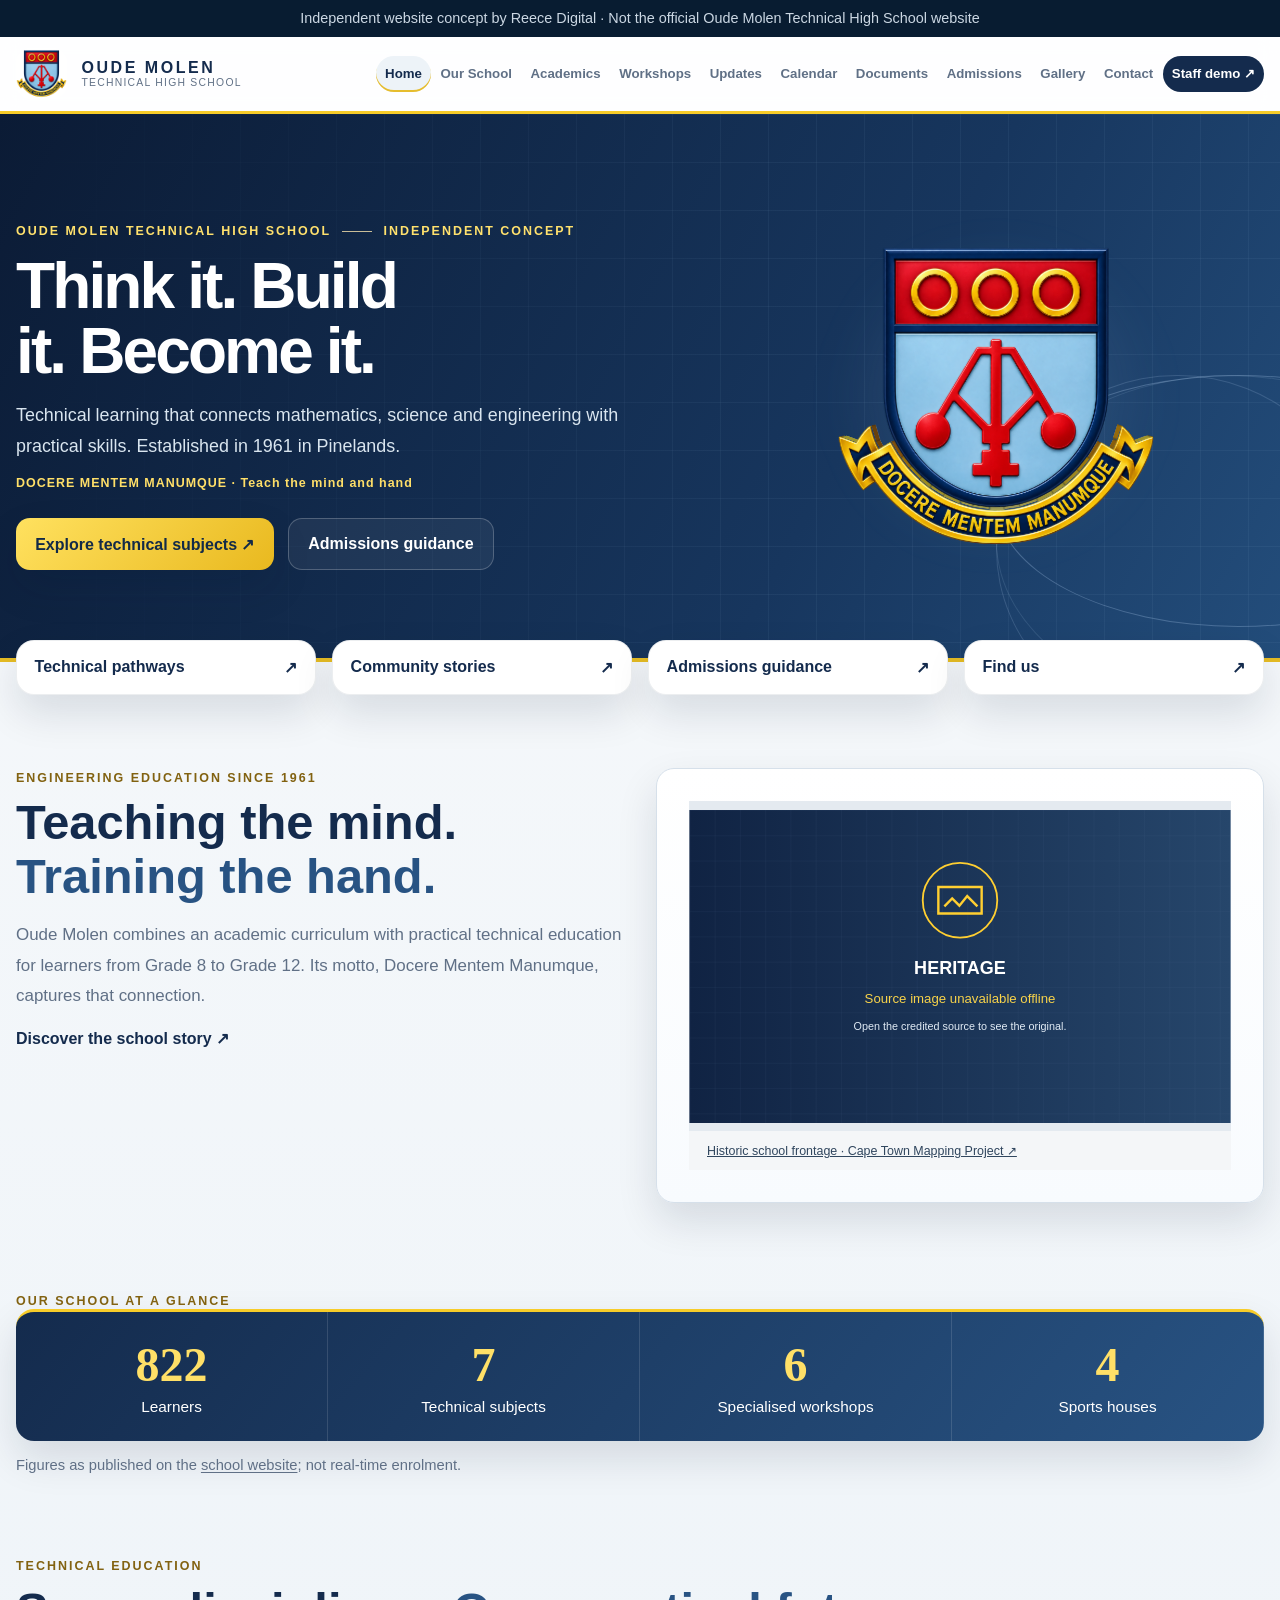
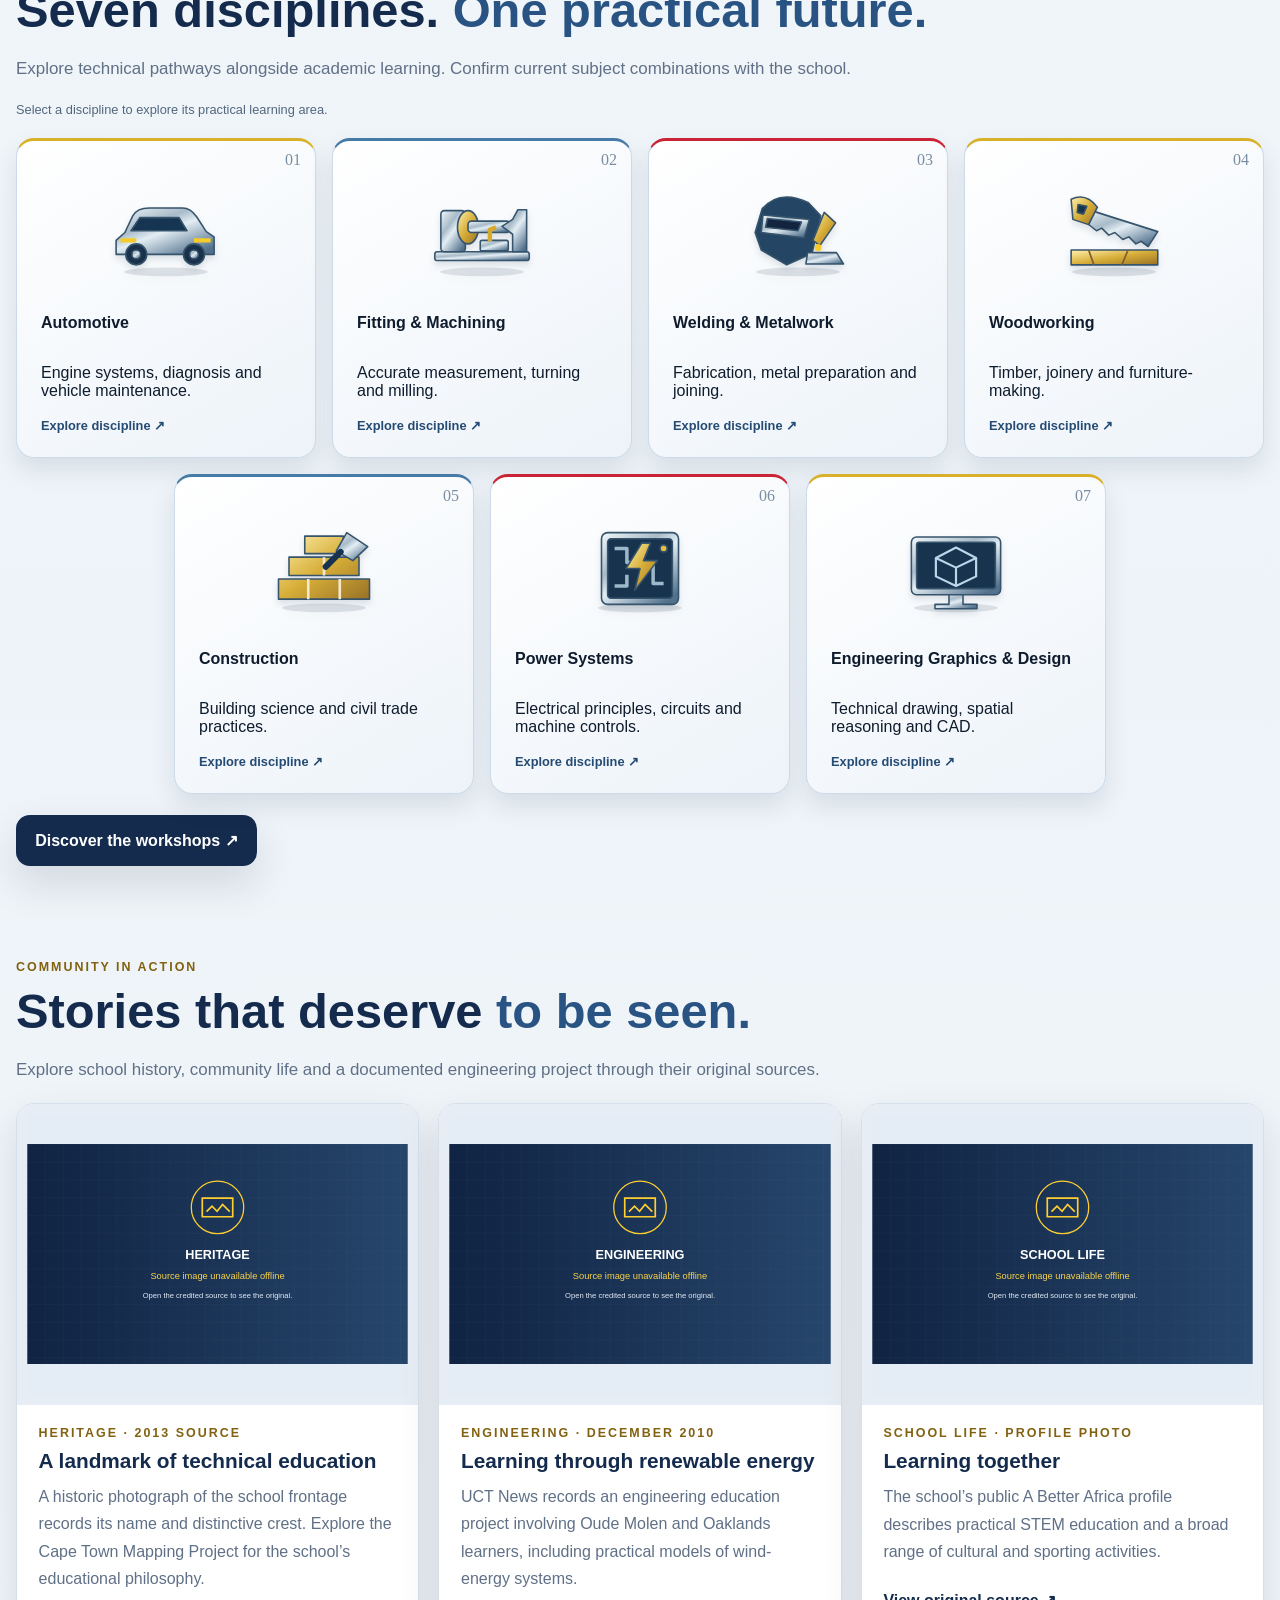
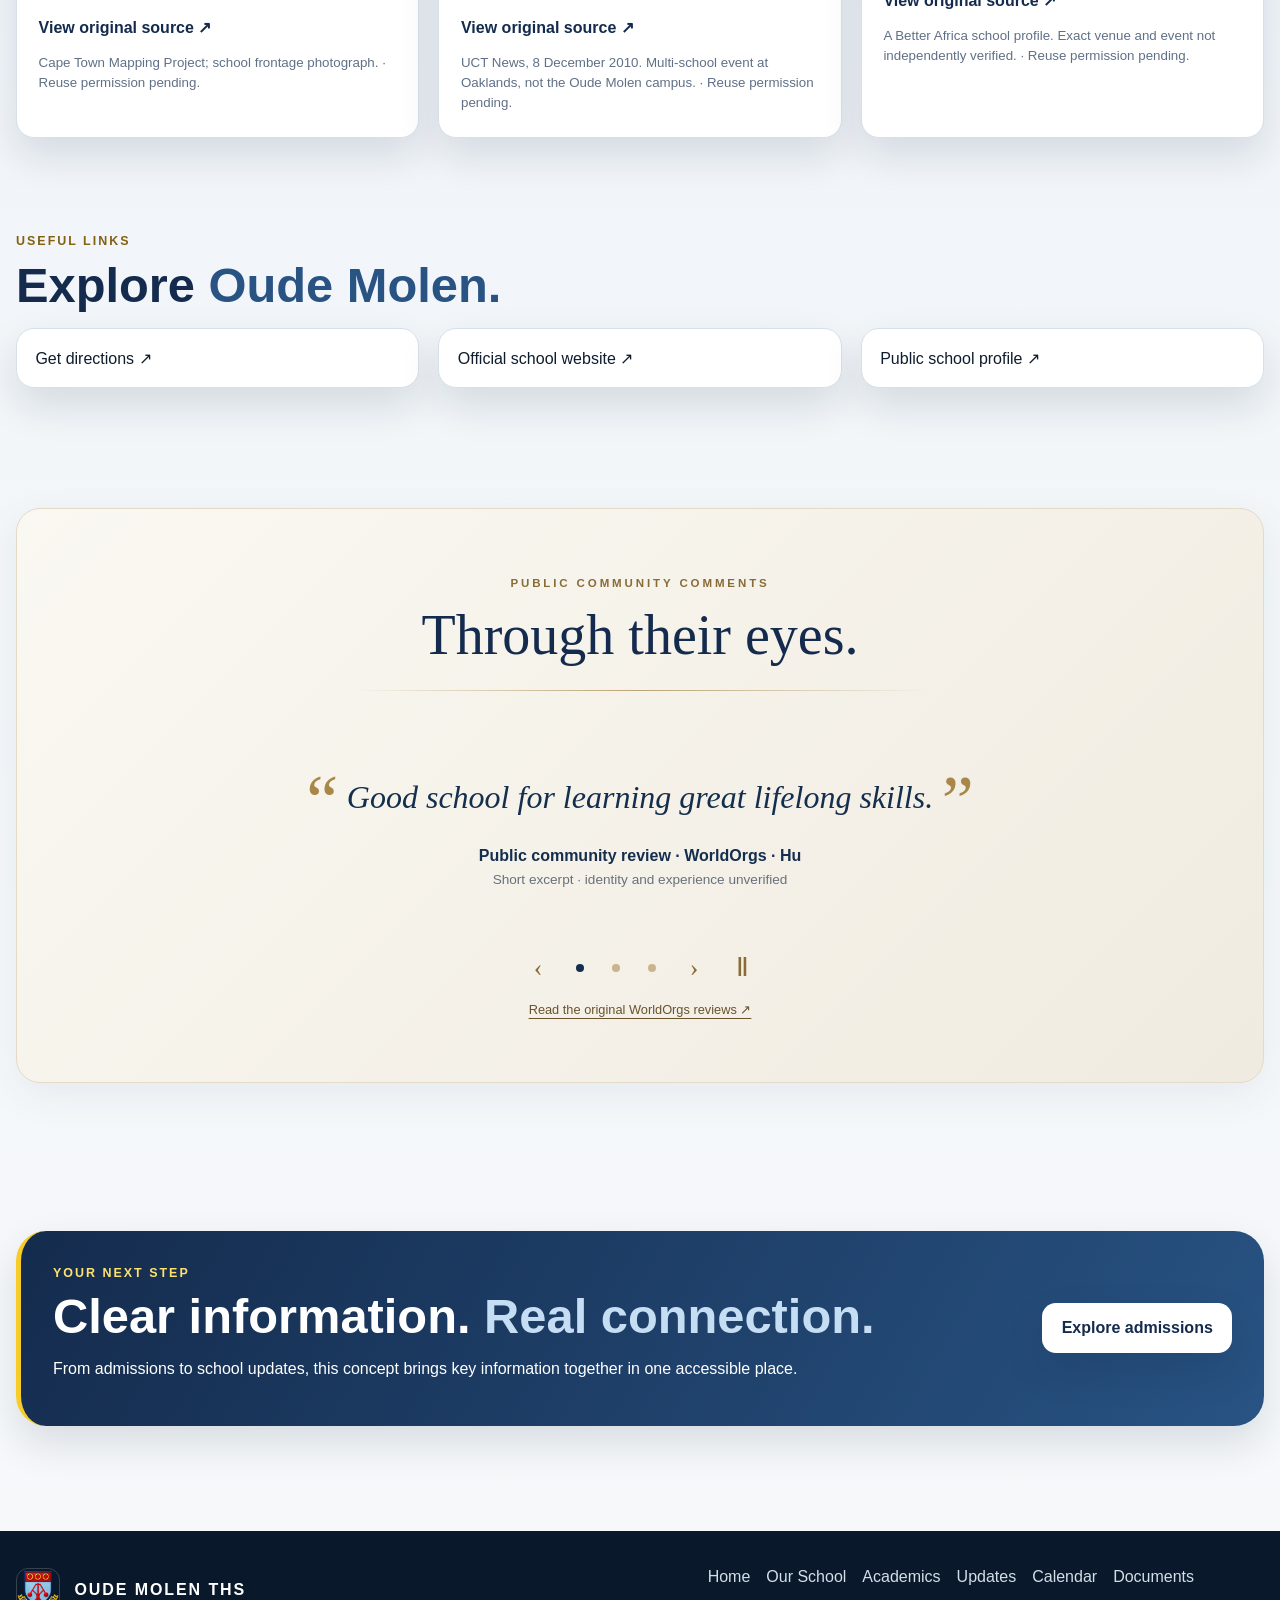
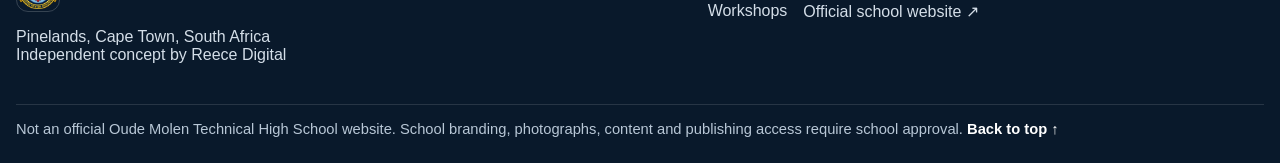
<file: index.html>
<!DOCTYPE html>

<html lang="en-ZA"><head><meta charset="utf-8"/><meta content="width=device-width, initial-scale=1" name="viewport"/><meta content="#11253e" name="theme-color"/><meta content="Independent website concept for Oude Molen Technical High School in Pinelands, Cape Town. Not the official school website." name="description"/><meta content="Oude Molen Technical High School — Independent Concept" property="og:title"/><meta content="An independent Reece Digital concept for Oude Molen Technical High School. Not the official school website." property="og:description"/><meta content="website" property="og:type"/><title>Home | Oude Molen Technical High School — Independent Concept</title><link href="assets/favicon.png" rel="icon" type="image/png"/><link href="css/site.css" rel="stylesheet"/><style>
/* v1.4: balanced workshop rows; page-local refinement */
.om-tech-grid{display:flex;flex-wrap:wrap;justify-content:center;align-items:stretch;gap:1rem;margin:1.3rem 0}
.om-tech-grid>.om-tech-card{flex:0 0 calc((100% - 3rem)/4);max-width:calc((100% - 3rem)/4);box-sizing:border-box}
.om-tech-card .om-real-art{position:relative;isolation:isolate}
.om-tech-effect{position:absolute;inset:0;width:100%;height:100%;pointer-events:none;overflow:hidden}
.om-diagnostic{animation:omDiag 4s ease-in-out infinite;transform-origin:center}
.om-weld-ray{stroke-dasharray:5 25;animation:omRay 2.8s linear infinite;opacity:.6}
.om-led-pulse{animation:omPulse 3.5s ease-in-out infinite}
.om-cad-trace{stroke-dasharray:45 280;animation:omTrace 7s linear infinite}
@keyframes omDiag{0%,100%{opacity:.15}50%{opacity:.85}}@keyframes omRay{to{stroke-dashoffset:-60}}@keyframes omPulse{0%,100%{opacity:.2}50%{opacity:.85}}@keyframes omTrace{to{stroke-dashoffset:-325}}
.om-technical{padding-block:2.8rem}.om-stats{padding-block:.9rem 1.5rem}
.om-technical+.section,.om-technical+.section+.section{padding-block:2.9rem}
@media(max-width:1120px){.om-tech-grid>.om-tech-card{flex-basis:calc((100% - 2rem)/3);max-width:calc((100% - 2rem)/3)}}
@media(max-width:760px){.om-tech-grid>.om-tech-card{flex-basis:calc((100% - 1rem)/2);max-width:calc((100% - 1rem)/2)}.om-technical,.om-technical+.section,.om-technical+.section+.section{padding-block:2.3rem}}
@media(max-width:460px){.om-tech-grid>.om-tech-card{flex-basis:100%;max-width:100%}}
@media(prefers-reduced-motion:reduce){.om-tech-effect{display:none}}
</style><style>
/* v1.6: smooth material lighting; stationary artwork, no artificial lines */
.om-tech-card .om-real-art{position:relative;isolation:isolate;overflow:hidden}
.om-tech-card .om-real-art img,.om-tech-card:hover .om-real-art img,.om-tech-card:focus-within .om-real-art img{animation:none!important;transform:none!important;transition:none}
.om-tech-card .om-real-art::after{content:"";position:absolute;inset:0;pointer-events:none;background:radial-gradient(ellipse at 22% 14%,rgba(255,255,255,.36),transparent 65%);opacity:.12;animation:omSoftLight 9s ease-in-out infinite;}
.om-tech-card:nth-child(2n) .om-real-art::after{animation-delay:-3s;animation-duration:11s}.om-tech-card:nth-child(3n) .om-real-art::after{animation-delay:-6s;animation-duration:13s}
.om-tech-card,.om-news,.om-workshop-panel{transition:box-shadow .55s ease,transform .55s cubic-bezier(.2,.7,.3,1),border-color .55s ease}
.om-tech-card:hover,.om-tech-card:focus-within,.om-news:hover,.om-news:focus-within,.om-workshop-panel:hover{transform:translateY(-4px);box-shadow:0 18px 34px rgba(12,40,67,.16)}
.om-news,.om-workshop-panel{position:relative;background:linear-gradient(145deg,#fff,#f0f5fa)}
.om-news::after,.om-workshop-panel::after{content:"";position:absolute;inset:0;border-radius:inherit;pointer-events:none;box-shadow:inset 0 0 22px rgba(244,197,55,.16);opacity:.15;animation:omSoftLight 12s ease-in-out infinite}
.om-news:nth-child(2)::after{animation-delay:-4s}.om-news:nth-child(3)::after{animation-delay:-8s}
@keyframes omSoftLight{0%,100%{opacity:.12}50%{opacity:.68}}
@media(prefers-reduced-motion:reduce){.om-tech-card .om-real-art::after,.om-news::after,.om-workshop-panel::after{animation:none!important;opacity:.12}.om-tech-card,.om-news,.om-workshop-panel{transition:none!important;transform:none!important}}
</style><style>.om-home-symbol{height:112px;display:grid;place-items:center;margin:.5rem 0 .85rem}.om-home-symbol svg{width:112px;height:104px;filter:drop-shadow(0 4px 3px #152e4520);transition:filter .45s ease}.om-tech-card{display:flex;flex-direction:column}.om-tech-card:hover .om-home-symbol svg,.om-tech-card:focus-within .om-home-symbol svg{filter:drop-shadow(0 7px 5px #152e4530) brightness(1.07)}.om-discipline-link{margin-top:auto;padding-top:.8rem;font-weight:700;font-size:.8rem;color:#244b73;text-decoration:none}.om-discipline-link::after{content:"";position:absolute;inset:0;border-radius:inherit}.om-tech-card:focus-within{outline:2px solid #b28b23;outline-offset:3px}.om-tech-card p{margin-bottom:.3rem}@media(prefers-reduced-motion:reduce){.om-home-symbol svg{transition:none}}</style></head><body data-page="index"><div class="disclaimer">Independent website concept by Reece Digital · Not the official Oude Molen Technical High School website</div><header class="site-header"><div class="header-inner"><a aria-label="Oude Molen Technical High School concept home" class="brand" href="index.html"><span class="brand-symbol"><img alt="Oude Molen Technical High School badge" src="assets/images/header-crest.png"/></span><span><strong>OUDE MOLEN</strong><small>TECHNICAL HIGH SCHOOL</small></span></a><button aria-controls="site-nav" aria-expanded="false" aria-label="Open navigation" class="menu-toggle" id="menu-toggle"><span></span><span></span><span></span></button><nav class="site-nav" id="site-nav"><a data-nav="index" href="index.html">Home</a><a data-nav="about" href="about.html">Our School</a><a data-nav="academics" href="academics.html">Academics</a><a data-nav="workshops" href="workshops.html">Workshops</a><a data-nav="updates" href="updates.html">Updates</a><a data-nav="calendar" href="calendar.html">Calendar</a><a data-nav="documents" href="documents.html">Documents</a><a data-nav="admissions" href="admissions.html">Admissions</a><a data-nav="gallery" href="gallery.html">Gallery</a><a data-nav="contact" href="contact.html">Contact</a><a class="staff-link" data-nav="staff-login" href="staff-login.html">Staff demo ↗</a></nav></div></header><main><section class="hero home-hero"><div class="hero-lines"></div><div class="hero-inner"><div class="hero-copy"><span class="eyebrow hero-eyebrow">OUDE MOLEN TECHNICAL HIGH SCHOOL <span class="tiny-rule"></span> INDEPENDENT CONCEPT</span><h1>Think it. Build it. Become it.</h1><p>Technical learning that connects mathematics, science and engineering with practical skills. Established in 1961 in Pinelands.</p><p class="om-motto">DOCERE MENTEM MANUMQUE  ·  Teach the mind and hand</p><div class="hero-actions"><a class="btn btn-gold" href="workshops.html">Explore technical subjects ↗</a><a class="btn btn-ghost" href="admissions.html">Admissions guidance</a></div></div><div class="banner-art badge-showcase"><div aria-label="Rotating dimensional Oude Molen crest with motto Docere Mentem Manumque" class="shield-stage" role="img"><div class="shield-orbit"></div><div class="shield-orbit shield-orbit-two"></div><div class="shield-orbit shield-orbit-three"></div><div class="floating-shield-perspective"><div class="floating-shield"><span class="crest-side" style="left:2.1531%;top:64.4737%;width:calc(3.6448% + .7px);--angle:79.919deg;--edge:rgb(116, 79, 12)"></span><span class="crest-side" style="left:3.1898%;top:68.1818%;width:calc(4.0880% + .7px);--angle:69.444deg;--edge:rgb(99, 64, 12)"></span><span class="crest-side" style="left:5.3030%;top:72.7273%;width:calc(5.9574% + .7px);--angle:62.063deg;--edge:rgb(91, 58, 12)"></span><span class="crest-side" style="left:7.8947%;top:77.0335%;width:calc(4.1159% + .7px);--angle:54.462deg;--edge:rgb(89, 57, 12)"></span><span class="crest-side" style="left:11.0048%;top:77.4721%;width:calc(4.5566% + .7px);--angle:-32.856deg;--edge:rgb(75, 44, 12)"></span><span class="crest-side" style="left:14.7927%;top:78.5486%;width:calc(5.9532% + .7px);--angle:50.981deg;--edge:rgb(89, 54, 12)"></span><span class="crest-side" style="left:18.3014%;top:82.4561%;width:calc(4.5678% + .7px);--angle:44.293deg;--edge:rgb(81, 49, 12)"></span><span class="crest-side" style="left:21.6906%;top:85.4864%;width:calc(4.5335% + .7px);--angle:39.289deg;--edge:rgb(78, 47, 12)"></span><span class="crest-side" style="left:26.1563%;top:88.6762%;width:calc(6.4588% + .7px);--angle:32.905deg;--edge:rgb(79, 48, 12)"></span><span class="crest-side" style="left:30.7416%;top:91.3078%;width:calc(4.1383% + .7px);--angle:25.084deg;--edge:rgb(74, 44, 12)"></span><span class="crest-side" style="left:35.4864%;top:93.1021%;width:calc(6.0275% + .7px);--angle:17.716deg;--edge:rgb(85, 52, 12)"></span><span class="crest-side" style="left:40.4306%;top:94.4179%;width:calc(4.2227% + .7px);--angle:10.886deg;--edge:rgb(77, 47, 12)"></span><span class="crest-side" style="left:45.3349%;top:95.0558%;width:calc(5.6821% + .7px);--angle:4.830deg;--edge:rgb(76, 45, 12)"></span><span class="crest-side" style="left:50.6380%;top:95.2552%;width:calc(4.9448% + .7px);--angle:-0.924deg;--edge:rgb(73, 43, 12)"></span><span class="crest-side" style="left:55.8214%;top:94.8963%;width:calc(5.4600% + .7px);--angle:-6.710deg;--edge:rgb(79, 50, 12)"></span><span class="crest-side" style="left:61.0048%;top:93.9793%;width:calc(5.0868% + .7px);--angle:-13.601deg;--edge:rgb(75, 47, 12)"></span><span class="crest-side" style="left:65.5104%;top:92.6635%;width:calc(4.3129% + .7px);--angle:-19.440deg;--edge:rgb(75, 45, 12)"></span><span class="crest-side" style="left:70.2153%;top:90.5901%;width:calc(5.9915% + .7px);--angle:-26.906deg;--edge:rgb(76, 44, 12)"></span><span class="crest-side" style="left:75.6380%;top:87.2807%;width:calc(6.7487% + .7px);--angle:-35.380deg;--edge:rgb(75, 43, 12)"></span><span class="crest-side" style="left:80.3828%;top:83.4928%;width:calc(5.4180% + .7px);--angle:-42.614deg;--edge:rgb(78, 44, 12)"></span><span class="crest-side" style="left:84.6491%;top:78.9474%;width:calc(7.0758% + .7px);--angle:-50.029deg;--edge:rgb(78, 44, 12)"></span><span class="crest-side" style="left:88.7959%;top:77.4721%;width:calc(4.4899% + .7px);--angle:33.408deg;--edge:rgb(86, 50, 12)"></span><span class="crest-side" style="left:91.9458%;top:76.9139%;width:calc(4.4033% + .7px);--angle:-54.583deg;--edge:rgb(80, 45, 12)"></span><span class="crest-side" style="left:94.5774%;top:72.6475%;width:calc(5.6388% + .7px);--angle:-61.260deg;--edge:rgb(84, 50, 12)"></span><span class="crest-side" style="left:96.6507%;top:68.3014%;width:calc(4.0135% + .7px);--angle:-69.044deg;--edge:rgb(86, 54, 12)"></span><span class="crest-side" style="left:97.6874%;top:64.5136%;width:calc(3.8806% + .7px);--angle:-80.538deg;--edge:rgb(127, 89, 12)"></span><span class="crest-side" style="left:97.8070%;top:62.5598%;width:calc(0.4066% + .7px);--angle:-168.690deg;--edge:rgb(155, 138, 20)"></span><span class="crest-side" style="left:95.1754%;top:63.3971%;width:calc(5.1711% + .7px);--angle:160.168deg;--edge:rgb(156, 146, 44)"></span><span class="crest-side" style="left:91.6268%;top:62.6396%;width:calc(3.9592% + .7px);--angle:-124.330deg;--edge:rgb(140, 103, 12)"></span><span class="crest-side" style="left:89.5136%;top:60.1276%;width:calc(2.6556% + .7px);--angle:-138.652deg;--edge:rgb(152, 115, 12)"></span><span class="crest-side" style="left:87.7990%;top:61.4434%;width:calc(4.6149% + .7px);--angle:108.122deg;--edge:rgb(150, 106, 12)"></span><span class="crest-side" style="left:86.4035%;top:64.9522%;width:calc(2.9602% + .7px);--angle:117.255deg;--edge:rgb(137, 94, 12)"></span><span class="crest-side" style="left:83.8517%;top:65.2711%;width:calc(4.2452% + .7px);--angle:-151.991deg;--edge:rgb(156, 140, 35)"></span><span class="crest-side" style="left:80.3828%;top:66.8660%;width:calc(6.0863% + .7px);--angle:121.608deg;--edge:rgb(137, 92, 12)"></span><span class="crest-side" style="left:77.1930%;top:71.4115%;width:calc(5.0441% + .7px);--angle:129.226deg;--edge:rgb(154, 120, 14)"></span><span class="crest-side" style="left:73.3652%;top:75.4386%;width:calc(6.0941% + .7px);--angle:137.121deg;--edge:rgb(156, 135, 33)"></span><span class="crest-side" style="left:69.2982%;top:78.7879%;width:calc(4.4686% + .7px);--angle:145.176deg;--edge:rgb(156, 145, 49)"></span><span class="crest-side" style="left:65.1116%;top:81.2600%;width:calc(5.2782% + .7px);--angle:153.048deg;--edge:rgb(156, 146, 53)"></span><span class="crest-side" style="left:60.0080%;top:83.3333%;width:calc(5.7753% + .7px);--angle:162.316deg;--edge:rgb(156, 149, 73)"></span><span class="crest-side" style="left:54.7847%;top:84.5694%;width:calc(4.9960% + .7px);--angle:171.741deg;--edge:rgb(156, 150, 84)"></span><span class="crest-side" style="left:50.0399%;top:84.9282%;width:calc(4.5455% + .7px);--angle:180.000deg;--edge:rgb(157, 154, 84)"></span><span class="crest-side" style="left:45.1754%;top:84.5694%;width:calc(5.2329% + .7px);--angle:-172.117deg;--edge:rgb(156, 151, 73)"></span><span class="crest-side" style="left:40.6699%;top:83.6523%;width:calc(3.9872% + .7px);--angle:-163.740deg;--edge:rgb(156, 150, 70)"></span><span class="crest-side" style="left:36.1643%;top:81.9378%;width:calc(5.6759% + .7px);--angle:-155.956deg;--edge:rgb(156, 145, 50)"></span><span class="crest-side" style="left:31.5789%;top:79.5056%;width:calc(4.7339% + .7px);--angle:-147.381deg;--edge:rgb(156, 143, 45)"></span><span class="crest-side" style="left:28.0303%;top:76.9537%;width:calc(4.0230% + .7px);--angle:-140.631deg;--edge:rgb(156, 141, 33)"></span><span class="crest-side" style="left:24.8006%;top:73.9633%;width:calc(4.7933% + .7px);--angle:-134.326deg;--edge:rgb(156, 130, 17)"></span><span class="crest-side" style="left:21.8900%;top:70.6539%;width:calc(4.0356% + .7px);--angle:-127.776deg;--edge:rgb(151, 110, 12)"></span><span class="crest-side" style="left:19.1388%;top:66.6268%;width:calc(5.7311% + .7px);--angle:-121.921deg;--edge:rgb(130, 81, 12)"></span><span class="crest-side" style="left:15.8692%;top:65.1914%;width:calc(4.0356% + .7px);--angle:150.396deg;--edge:rgb(157, 146, 51)"></span><span class="crest-side" style="left:13.5167%;top:65.1116%;width:calc(2.4631% + .7px);--angle:-119.055deg;--edge:rgb(107, 67, 12)"></span><span class="crest-side" style="left:12.2010%;top:61.6427%;width:calc(4.9954% + .7px);--angle:-106.699deg;--edge:rgb(104, 65, 12)"></span><span class="crest-side" style="left:11.0048%;top:59.4896%;width:calc(1.0699% + .7px);--angle:153.435deg;--edge:rgb(155, 132, 28)"></span><span class="crest-side" style="left:9.9681%;top:60.3270%;width:calc(1.6362% + .7px);--angle:133.025deg;--edge:rgb(156, 130, 22)"></span><span class="crest-side" style="left:8.2536%;top:62.5997%;width:calc(4.0701% + .7px);--angle:124.624deg;--edge:rgb(156, 135, 24)"></span><span class="crest-side" style="left:4.7448%;top:63.3971%;width:calc(5.0214% + .7px);--angle:-159.550deg;--edge:rgb(156, 149, 45)"></span><span class="crest-side" style="left:2.1132%;top:62.5997%;width:calc(0.5806% + .7px);--angle:164.055deg;--edge:rgb(156, 140, 25)"></span><span class="crest-side" style="left:15.5901%;top:28.4290%;width:calc(47.4482% + .7px);--angle:89.904deg;--edge:rgb(12, 22, 49)"></span><span class="crest-side" style="left:16.0287%;top:54.6252%;width:calc(5.0081% + .7px);--angle:80.838deg;--edge:rgb(12, 21, 47)"></span><span class="crest-side" style="left:17.1451%;top:59.3301%;width:calc(4.6907% + .7px);--angle:72.181deg;--edge:rgb(12, 17, 42)"></span><span class="crest-side" style="left:18.6204%;top:63.1579%;width:calc(3.5314% + .7px);--angle:64.592deg;--edge:rgb(12, 17, 39)"></span><span class="crest-side" style="left:20.6539%;top:66.7863%;width:calc(4.8013% + .7px);--angle:57.894deg;--edge:rgb(12, 14, 36)"></span><span class="crest-side" style="left:24.4019%;top:71.6108%;width:calc(7.4569% + .7px);--angle:48.468deg;--edge:rgb(12, 16, 38)"></span><span class="crest-side" style="left:29.6651%;top:76.5949%;width:calc(7.0991% + .7px);--angle:38.157deg;--edge:rgb(12, 16, 34)"></span><span class="crest-side" style="left:35.4466%;top:80.3030%;width:calc(6.7047% + .7px);--angle:26.870deg;--edge:rgb(12, 14, 33)"></span><span class="crest-side" style="left:41.3876%;top:82.6555%;width:calc(6.1341% + .7px);--angle:15.843deg;--edge:rgb(12, 16, 32)"></span><span class="crest-side" style="left:47.6874%;top:83.7321%;width:calc(6.7156% + .7px);--angle:4.086deg;--edge:rgb(12, 16, 34)"></span><span class="crest-side" style="left:53.9474%;top:83.5726%;width:calc(5.8757% + .7px);--angle:-7.800deg;--edge:rgb(12, 15, 34)"></span><span class="crest-side" style="left:60.1276%;top:82.0175%;width:calc(6.9360% + .7px);--angle:-19.477deg;--edge:rgb(12, 16, 37)"></span><span class="crest-side" style="left:66.1483%;top:79.2265%;width:calc(6.4005% + .7px);--angle:-30.719deg;--edge:rgb(12, 16, 32)"></span><span class="crest-side" style="left:71.6507%;top:75.1595%;width:calc(7.3443% + .7px);--angle:-41.479deg;--edge:rgb(12, 16, 37)"></span><span class="crest-side" style="left:76.1962%;top:70.5343%;width:calc(5.6669% + .7px);--angle:-50.711deg;--edge:rgb(12, 16, 36)"></span><span class="crest-side" style="left:79.7049%;top:65.3509%;width:calc(6.8941% + .7px);--angle:-60.173deg;--edge:rgb(12, 20, 44)"></span><span class="crest-side" style="left:82.4960%;top:59.0909%;width:calc(6.8844% + .7px);--angle:-71.775deg;--edge:rgb(12, 20, 46)"></span><span class="crest-side" style="left:83.9314%;top:53.1100%;width:calc(5.4699% + .7px);--angle:-82.461deg;--edge:rgb(12, 19, 44)"></span><span class="crest-side" style="left:84.3301%;top:27.5917%;width:calc(45.6141% + .7px);--angle:-89.900deg;--edge:rgb(12, 19, 44)"></span><span class="crest-side" style="left:49.9601%;top:4.7448%;width:calc(68.8198% + .7px);--angle:-179.934deg;--edge:rgb(12, 36, 72)"></span><img alt="" class="crest-face crest-front" src="assets/images/oude-molen-crest.png"/><img alt="" class="crest-face crest-back" src="assets/images/oude-molen-crest.png"/></div></div></div></div></div></section><section aria-label="Quick links" class="quick-nav"><a href="workshops.html">Technical pathways <span>↗</span></a><a href="updates.html">Community stories <span>↗</span></a><a href="admissions.html">Admissions guidance <span>↗</span></a><a href="contact.html">Find us <span>↗</span></a></section><section class="section intro split"><div><span class="eyebrow">ENGINEERING EDUCATION SINCE 1961</span><h2>Teaching the mind. <em>Training the hand.</em></h2><p class="lead">Oude Molen combines an academic curriculum with practical technical education for learners from Grade 8 to Grade 12. Its motto, Docere Mentem Manumque, captures that connection.</p><a class="text-link" href="about.html">Discover the school story ↗</a></div><div class="feature-panel heritage-feature"><figure class="heritage-photo"><img alt="Oude Molen school building frontage and crest" data-fallback="assets/images/heritage-source.svg" data-original="https://images.squarespace-cdn.com/content/v1/518b5bd2e4b0d1e7bd9bd171/1369923502383-BFVYC7BYGP88KUE9D04W/20130521_105517.jpg" decoding="async" referrerpolicy="no-referrer" src="https://images.squarespace-cdn.com/content/v1/518b5bd2e4b0d1e7bd9bd171/1369923502383-BFVYC7BYGP88KUE9D04W/20130521_105517.jpg"/><figcaption><a class="" href="https://p-goldstein.squarespace.com/oude-molen-academy-of-science-technology" rel="noopener noreferrer" target="_blank">Historic school frontage · Cape Town Mapping Project ↗</a></figcaption></figure></div></section><section aria-label="School statistics" class="section om-stats"><span class="eyebrow">OUR SCHOOL AT A GLANCE</span><div class="om-stat-grid"><div><strong data-om-count="850">850</strong><span>Learners</span></div><div><strong data-om-count="7">7</strong><span>Technical subjects</span></div><div><strong data-om-count="6">6</strong><span>Specialised workshops</span></div><div><strong data-om-count="4">4</strong><span>Sports houses</span></div></div><p class="source-note">Figures as published on the <a href="https://www.oudemolen.org.za/" rel="noopener noreferrer" target="_blank">school website</a>; not real-time enrolment.</p></section><section class="section om-technical"><span class="eyebrow">TECHNICAL EDUCATION</span><h2>Seven disciplines. <em>One practical future.</em></h2><p class="section-lead">Explore technical pathways alongside academic learning. Confirm current subject combinations with the school.</p><p class="om-render-credit">Select a discipline to explore its practical learning area.</p><div class="om-tech-grid"><article class="info-card om-tech-card"><span class="om-card-num">01</span><div class="om-home-symbol"><svg aria-hidden="true" focusable="false" viewbox="0 0 128 118"><defs><lineargradient id="steel0" x1="0" x2=".8" y1="0" y2="1"><stop stop-color="#f4f8fa"></stop><stop offset=".38" stop-color="#a8bbc9"></stop><stop offset=".55" stop-color="#e3edf3"></stop><stop offset="1" stop-color="#52718d"></stop></lineargradient><lineargradient id="gold0" x1="0" x2="1" y1="0" y2="1"><stop stop-color="#fff1b0"></stop><stop offset=".5" stop-color="#d7ae38"></stop><stop offset="1" stop-color="#987126"></stop></lineargradient></defs><ellipse cx="64" cy="108" fill="#132c47" opacity=".12" rx="48" ry="5"></ellipse><g fill="url(#steel0)" stroke="#36546c" stroke-linejoin="round" stroke-width="1.8"><path d="M17 63 26 44Q31 35 45 35H83Q92 35 99 45L110 62 119 68V88H7V72Z"></path><path d="M34 46H79L88 61H24Z" fill="#163552"></path><path d="M12 72H30M96 72H115" stroke="#f7cc29" stroke-width="5"></path><circle cx="30" cy="88" fill="#19314b" r="12"></circle><circle cx="96" cy="88" fill="#19314b" r="12"></circle><circle cx="30" cy="88" r="5"></circle><circle cx="96" cy="88" r="5"></circle></g></svg></div><h3>Automotive</h3><p>Engine systems, diagnosis and vehicle maintenance.</p><a aria-label="Explore Automotive" class="om-discipline-link" href="workshops.html#automotive">Explore discipline ↗</a></article><article class="info-card om-tech-card"><span class="om-card-num">02</span><div class="om-home-symbol"><svg aria-hidden="true" focusable="false" viewbox="0 0 128 118"><defs><lineargradient id="steel1" x1="0" x2=".8" y1="0" y2="1"><stop stop-color="#f4f8fa"></stop><stop offset=".38" stop-color="#a8bbc9"></stop><stop offset=".55" stop-color="#e3edf3"></stop><stop offset="1" stop-color="#52718d"></stop></lineargradient><lineargradient id="gold1" x1="0" x2="1" y1="0" y2="1"><stop stop-color="#fff1b0"></stop><stop offset=".5" stop-color="#d7ae38"></stop><stop offset="1" stop-color="#987126"></stop></lineargradient></defs><ellipse cx="64" cy="108" fill="#132c47" opacity=".12" rx="48" ry="5"></ellipse><g fill="url(#steel1)" stroke="#36546c" stroke-linejoin="round" stroke-width="1.8"><rect height="10" rx="3" width="108" x="10" y="85"></rect><rect height="47" rx="4" width="28" x="17" y="38"></rect><ellipse cx="48" cy="57" fill="url(#gold1)" rx="12" ry="19"></ellipse><rect height="13" rx="4" width="48" x="48" y="50"></rect><path d="M105 37H115V85H99V65L87 56 99 48Z"></path><rect height="12" rx="2" width="32" x="62" y="72"></rect><path d="M73 73V60L80 57" fill="none" stroke="#d9a929" stroke-width="5"></path></g></svg></div><h3>Fitting &amp; Machining</h3><p>Accurate measurement, turning and milling.</p><a aria-label="Explore Fitting &amp; Machining" class="om-discipline-link" href="workshops.html#fitting-machining">Explore discipline ↗</a></article><article class="info-card om-tech-card"><span class="om-card-num">03</span><div class="om-home-symbol"><svg aria-hidden="true" focusable="false" viewbox="0 0 128 118"><defs><lineargradient id="steel2" x1="0" x2=".8" y1="0" y2="1"><stop stop-color="#f4f8fa"></stop><stop offset=".38" stop-color="#a8bbc9"></stop><stop offset=".55" stop-color="#e3edf3"></stop><stop offset="1" stop-color="#52718d"></stop></lineargradient><lineargradient id="gold2" x1="0" x2="1" y1="0" y2="1"><stop stop-color="#fff1b0"></stop><stop offset=".5" stop-color="#d7ae38"></stop><stop offset="1" stop-color="#987126"></stop></lineargradient></defs><ellipse cx="64" cy="108" fill="#132c47" opacity=".12" rx="48" ry="5"></ellipse><g fill="url(#steel2)" stroke="#36546c" stroke-linejoin="round" stroke-width="1.8"><path d="M23 36Q43 13 76 29L90 44 80 87 51 100 22 83 15 63Z" fill="#244664"></path><path d="M24 43L77 48 71 69 22 63Z" fill="url(#steel2)"></path><path d="M29 47 68 51 64 61 27 57Z" fill="#13243f"></path><path d="M75 86 108 86 116 99 73 99Z"></path><path d="M94 40 107 52 89 78 81 72Z" fill="url(#gold2)"></path><circle cx="87" cy="80" fill="#f7cc29" r="4" stroke="none"></circle></g></svg></div><h3>Welding &amp; Metalwork</h3><p>Fabrication, metal preparation and joining.</p><a aria-label="Explore Welding &amp; Metalwork" class="om-discipline-link" href="workshops.html#welding-metalwork">Explore discipline ↗</a></article><article class="info-card om-tech-card"><span class="om-card-num">04</span><div class="om-home-symbol"><svg aria-hidden="true" focusable="false" viewbox="0 0 128 118"><defs><lineargradient id="steel3" x1="0" x2=".8" y1="0" y2="1"><stop stop-color="#f4f8fa"></stop><stop offset=".38" stop-color="#a8bbc9"></stop><stop offset=".55" stop-color="#e3edf3"></stop><stop offset="1" stop-color="#52718d"></stop></lineargradient><lineargradient id="gold3" x1="0" x2="1" y1="0" y2="1"><stop stop-color="#fff1b0"></stop><stop offset=".5" stop-color="#d7ae38"></stop><stop offset="1" stop-color="#987126"></stop></lineargradient></defs><ellipse cx="64" cy="108" fill="#132c47" opacity=".12" rx="48" ry="5"></ellipse><g fill="url(#steel3)" stroke="#36546c" stroke-linejoin="round" stroke-width="1.8"><path d="M15 83H114V100H15Z" fill="url(#gold3)"></path><path d="M35 83L41 100M80 83L73 100" stroke="#805f30" stroke-width="2"></path><path d="M32 36 114 62 103 79 95 73 89 76 81 68 74 71 65 63 58 66 50 58 44 61 34 53Z"></path><path d="M15 25Q32 17 45 34L35 54 17 48Z" fill="url(#gold3)"></path><path d="M23 31 33 33 29 42 22 40Z" fill="#18334d"></path></g></svg></div><h3>Woodworking</h3><p>Timber, joinery and furniture-making.</p><a aria-label="Explore Woodworking" class="om-discipline-link" href="workshops.html#woodworking">Explore discipline ↗</a></article><article class="info-card om-tech-card"><span class="om-card-num">05</span><div class="om-home-symbol"><svg aria-hidden="true" focusable="false" viewbox="0 0 128 118"><defs><lineargradient id="steel4" x1="0" x2=".8" y1="0" y2="1"><stop stop-color="#f4f8fa"></stop><stop offset=".38" stop-color="#a8bbc9"></stop><stop offset=".55" stop-color="#e3edf3"></stop><stop offset="1" stop-color="#52718d"></stop></lineargradient><lineargradient id="gold4" x1="0" x2="1" y1="0" y2="1"><stop stop-color="#fff1b0"></stop><stop offset=".5" stop-color="#d7ae38"></stop><stop offset="1" stop-color="#987126"></stop></lineargradient></defs><ellipse cx="64" cy="108" fill="#132c47" opacity=".12" rx="48" ry="5"></ellipse><g fill="url(#steel4)" stroke="#36546c" stroke-linejoin="round" stroke-width="1.8"><path d="M12 75H116V98H12Z M24 50H104V71H24Z M42 26H86V46H42Z" fill="url(#gold4)"></path><path d="M46 75V98M82 75V98M64 50V71" stroke="#f5e8cb" stroke-width="3"></path><path d="M90 22L114 38 97 54 78 43Z"></path><path d="M83 44 66 61" stroke="#18334d" stroke-linecap="round" stroke-width="7"></path></g></svg></div><h3>Construction</h3><p>Building science and civil trade practices.</p><a aria-label="Explore Construction" class="om-discipline-link" href="workshops.html#construction">Explore discipline ↗</a></article><article class="info-card om-tech-card"><span class="om-card-num">06</span><div class="om-home-symbol"><svg aria-hidden="true" focusable="false" viewbox="0 0 128 118"><defs><lineargradient id="steel5" x1="0" x2=".8" y1="0" y2="1"><stop stop-color="#f4f8fa"></stop><stop offset=".38" stop-color="#a8bbc9"></stop><stop offset=".55" stop-color="#e3edf3"></stop><stop offset="1" stop-color="#52718d"></stop></lineargradient><lineargradient id="gold5" x1="0" x2="1" y1="0" y2="1"><stop stop-color="#fff1b0"></stop><stop offset=".5" stop-color="#d7ae38"></stop><stop offset="1" stop-color="#987126"></stop></lineargradient></defs><ellipse cx="64" cy="108" fill="#132c47" opacity=".12" rx="48" ry="5"></ellipse><g fill="url(#steel5)" stroke="#36546c" stroke-linejoin="round" stroke-width="1.8"><rect height="82" rx="7" width="88" x="20" y="22"></rect><rect fill="#18334e" height="68" rx="4" width="74" x="27" y="29"></rect><path d="M35 40H49V56H79V80H91M35 83H49V70" fill="none" stroke="#9db8ca" stroke-width="4"></path><path d="M66 34 48 63H64L58 88 84 54H68L76 34Z" fill="url(#gold5)"></path><circle cx="91" cy="40" fill="#e8bf38" r="4"></circle></g></svg></div><h3>Power Systems</h3><p>Electrical principles, circuits and machine controls.</p><a aria-label="Explore Power Systems" class="om-discipline-link" href="workshops.html#power-systems">Explore discipline ↗</a></article><article class="info-card om-tech-card"><span class="om-card-num">07</span><div class="om-home-symbol"><svg aria-hidden="true" focusable="false" viewbox="0 0 128 118"><defs><lineargradient id="steel6" x1="0" x2=".8" y1="0" y2="1"><stop stop-color="#f4f8fa"></stop><stop offset=".38" stop-color="#a8bbc9"></stop><stop offset=".55" stop-color="#e3edf3"></stop><stop offset="1" stop-color="#52718d"></stop></lineargradient><lineargradient id="gold6" x1="0" x2="1" y1="0" y2="1"><stop stop-color="#fff1b0"></stop><stop offset=".5" stop-color="#d7ae38"></stop><stop offset="1" stop-color="#987126"></stop></lineargradient></defs><ellipse cx="64" cy="108" fill="#132c47" opacity=".12" rx="48" ry="5"></ellipse><g fill="url(#steel6)" stroke="#36546c" stroke-linejoin="round" stroke-width="1.8"><rect height="66" rx="6" width="102" x="13" y="27"></rect><rect fill="#18334e" height="53" rx="3" width="90" x="19" y="33"></rect><path d="M64 39 87 51V72L64 83 41 72V51Z M41 51 64 62 87 51M64 62V83" fill="none" stroke="#bad6e9" stroke-width="2.5"></path><path d="M56 93H72V104H88V109H40V104H56Z"></path></g></svg></div><h3>Engineering Graphics &amp; Design</h3><p>Technical drawing, spatial reasoning and CAD.</p><a aria-label="Explore Engineering Graphics &amp; Design" class="om-discipline-link" href="workshops.html#engineering-graphics">Explore discipline ↗</a></article></div><a class="btn btn-primary" href="workshops.html">Discover the workshops ↗</a></section><section class="section"><span class="eyebrow">COMMUNITY IN ACTION</span><h2>Stories that deserve <em>to be seen.</em></h2><p class="section-lead">Explore school history, community life and a documented engineering project through their original sources.</p><div class="stories-grid"><article class="story-card" data-category="Heritage"><div class="story-art om-story-art"><img alt="Oude Molen school building frontage and crest" data-fallback="assets/images/heritage-source.svg" data-original="https://images.squarespace-cdn.com/content/v1/518b5bd2e4b0d1e7bd9bd171/1369923502383-BFVYC7BYGP88KUE9D04W/20130521_105517.jpg" decoding="async" referrerpolicy="no-referrer" src="https://images.squarespace-cdn.com/content/v1/518b5bd2e4b0d1e7bd9bd171/1369923502383-BFVYC7BYGP88KUE9D04W/20130521_105517.jpg"/></div><div class="story-text"><span class="eyebrow">HERITAGE · 2013 SOURCE</span><h3>A landmark of technical education</h3><p>A historic photograph of the school frontage records its name and distinctive crest. Explore the Cape Town Mapping Project for the school’s educational philosophy.</p><a class="" href="https://p-goldstein.squarespace.com/oude-molen-academy-of-science-technology" rel="noopener noreferrer" target="_blank">View original source ↗</a><small class="photo-credit">Cape Town Mapping Project; school frontage photograph. · Reuse permission pending.</small></div></article><article class="story-card" data-category="Engineering"><div class="story-art om-story-art"><img alt="UCT IEEE and Oude Molen and Oaklands learners at a renewable energy installation at Oaklands" data-fallback="assets/images/energy-source.svg" data-original="https://www.news.uct.ac.za/images/archive/dailynews/2010/wind_turbine.jpg" decoding="async" referrerpolicy="no-referrer" src="https://www.news.uct.ac.za/images/archive/dailynews/2010/wind_turbine.jpg"/></div><div class="story-text"><span class="eyebrow">ENGINEERING · DECEMBER 2010</span><h3>Learning through renewable energy</h3><p>UCT News records an engineering education project involving Oude Molen and Oaklands learners, including practical models of wind-energy systems.</p><a class="" href="https://www.news.uct.ac.za/article/-2010-12-08-students-wind-up-power-supply" rel="noopener noreferrer" target="_blank">View original source ↗</a><small class="photo-credit">UCT News, 8 December 2010. Multi-school event at Oaklands, not the Oude Molen campus. · Reuse permission pending.</small></div></article><article class="story-card" data-category="School life"><div class="story-art om-story-art"><img alt="Audience of learners in an auditorium, as shown in the Oude Molen public school profile" data-fallback="assets/images/community-source.svg" data-original="https://a-better-africa.com/show/oude-molen-hts-cape-town-western-cape/wiki-image/WhatsApp-Image-2019-07-16-at-19.50.08-1024x768.jpeg" decoding="async" referrerpolicy="no-referrer" src="https://a-better-africa.com/show/oude-molen-hts-cape-town-western-cape/wiki-image/WhatsApp-Image-2019-07-16-at-19.50.08-1024x768.jpeg"/></div><div class="story-text"><span class="eyebrow">SCHOOL LIFE · PROFILE PHOTO</span><h3>Learning together</h3><p>The school’s public A Better Africa profile describes practical STEM education and a broad range of cultural and sporting activities.</p><a class="" href="https://a-better-africa.com/show/oude-molen-hts-cape-town-western-cape" rel="noopener noreferrer" target="_blank">View original source ↗</a><small class="photo-credit">A Better Africa school profile. Exact venue and event not independently verified. · Reuse permission pending.</small></div></article></div></section><section class="section story-links"><span class="eyebrow">USEFUL LINKS</span><h2>Explore <em>Oude Molen.</em></h2><div class="link-grid"><a class="link-card" href="https://www.google.com/maps/search/?api=1&amp;query=Oude%20Molen%20Technical%20High%20School%2C%2015%20Jan%20Smuts%20Drive%2C%20Pinelands%2C%20Cape%20Town%2C%20South%20Africa" rel="noopener noreferrer" target="_blank">Get directions ↗</a><a class="link-card" href="https://www.oudemolen.org.za/" rel="noopener noreferrer" target="_blank">Official school website ↗</a><a class="link-card" href="https://a-better-africa.com/show/oude-molen-hts-cape-town-western-cape" rel="noopener noreferrer" target="_blank">Public school profile ↗</a></div></section><section aria-label="Community recommendations" class="section reviews-section editorial-section"><div class="editorial-panel"><span class="editorial-kicker">PUBLIC COMMUNITY COMMENTS</span><h2>Through their eyes.</h2><div class="editorial-rule"></div><div aria-live="off" class="editorial-slides"><article class="editorial-review" data-review="0"><blockquote><span aria-hidden="true" class="quote-open">“</span>Good school for learning great lifelong skills.<span aria-hidden="true" class="quote-close">”</span></blockquote><strong>Public community review · WorldOrgs · Hu</strong><p>Short excerpt · identity and experience unverified</p></article><article class="editorial-review" data-review="1" hidden=""><blockquote><span aria-hidden="true" class="quote-open">“</span>Good facilities such as workshops for learners<span aria-hidden="true" class="quote-close">”</span></blockquote><strong>Public community review · WorldOrgs · Se</strong><p>Short excerpt · identity and experience unverified</p></article><article class="editorial-review" data-review="2" hidden=""><blockquote><span aria-hidden="true" class="quote-open">“</span>I learnt allot being a student here.<span aria-hidden="true" class="quote-close">”</span></blockquote><strong>Public community review · WorldOrgs · Ju</strong><p>Short excerpt · identity and experience unverified</p></article></div><div class="editorial-controls"><button aria-label="Previous recommendation" data-review-prev="" type="button">‹</button><div class="editorial-dots"><button aria-current="true" aria-label="Recommendation 1" data-review-dot="0" type="button"></button><button aria-current="false" aria-label="Recommendation 2" data-review-dot="1" type="button"></button><button aria-current="false" aria-label="Recommendation 3" data-review-dot="2" type="button"></button></div><button aria-label="Next recommendation" data-review-next="" type="button">›</button><button aria-label="Pause automatic rotation" data-review-pause="" type="button">Ⅱ</button></div><a class="editorial-source" href="https://rsa.worldorgs.com/catalog/cape-town/high-school/oude-molen-technical-high-school" rel="noopener noreferrer" target="_blank">Read the original WorldOrgs reviews ↗</a></div></section><section class="section"><div class="wide-callout"><div><span class="eyebrow">YOUR NEXT STEP</span><h2>Clear information. <em>Real connection.</em></h2><p>From admissions to school updates, this concept brings key information together in one accessible place.</p></div><a class="btn btn-light" href="admissions.html">Explore admissions</a></div></section></main><footer class="site-footer"><div class="footer-inner"><div><span class="footer-brand"><img alt="Oude Molen Technical High School badge" src="assets/images/header-crest.png"/><span>OUDE MOLEN THS</span></span><p>Pinelands, Cape Town, South Africa<br/>Independent concept by Reece Digital</p></div><div class="footer-nav"><a href="index.html">Home</a><a href="about.html">Our School</a><a href="academics.html">Academics</a><a href="updates.html">Updates</a><a href="calendar.html">Calendar</a><a href="documents.html">Documents</a><a href="workshops.html">Workshops</a><a class="" href="https://www.oudemolen.org.za/" rel="noopener noreferrer" target="_blank">Official school website ↗</a></div><div class="footer-bottom">Not an official Oude Molen Technical High School website. School branding, photographs, content and publishing access require school approval. <a href="#" id="back-to-top">Back to top ↑</a></div></div></footer><script defer="" src="js/site.js"></script></body></html>
</file>
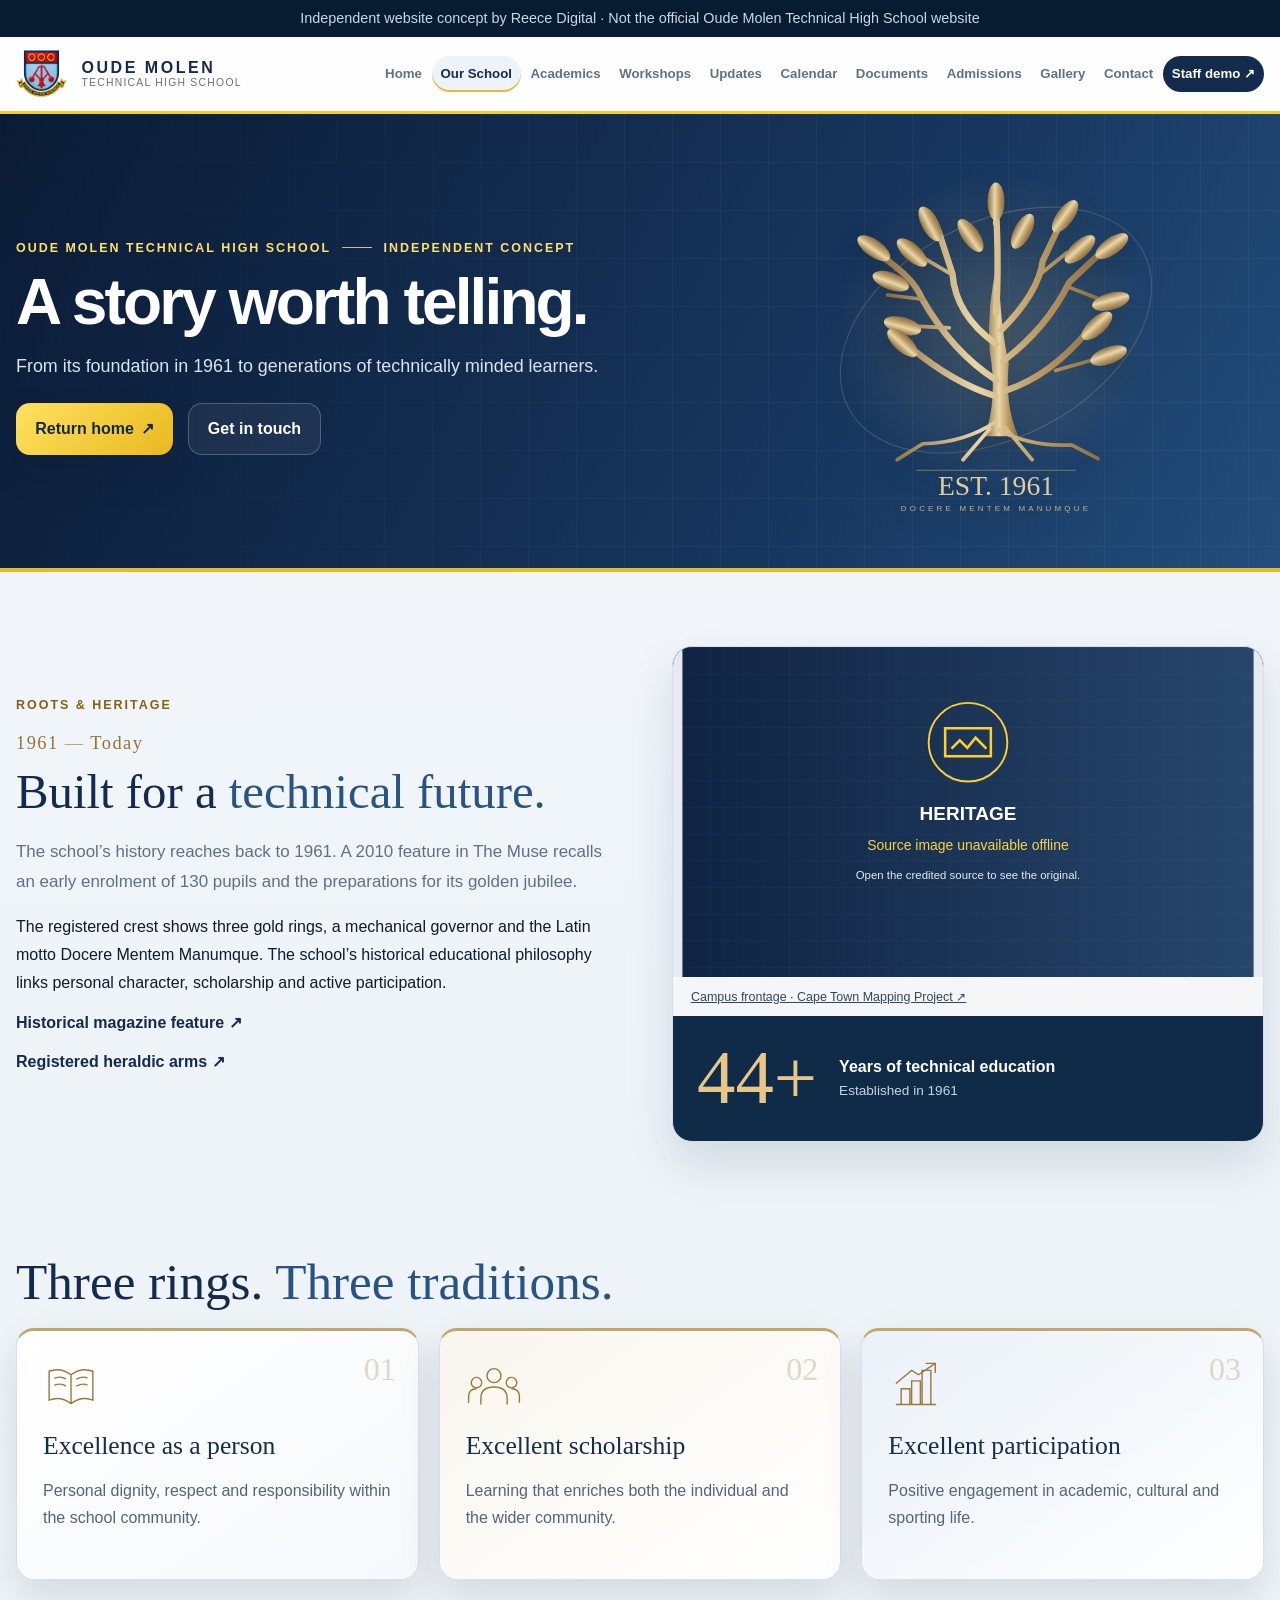
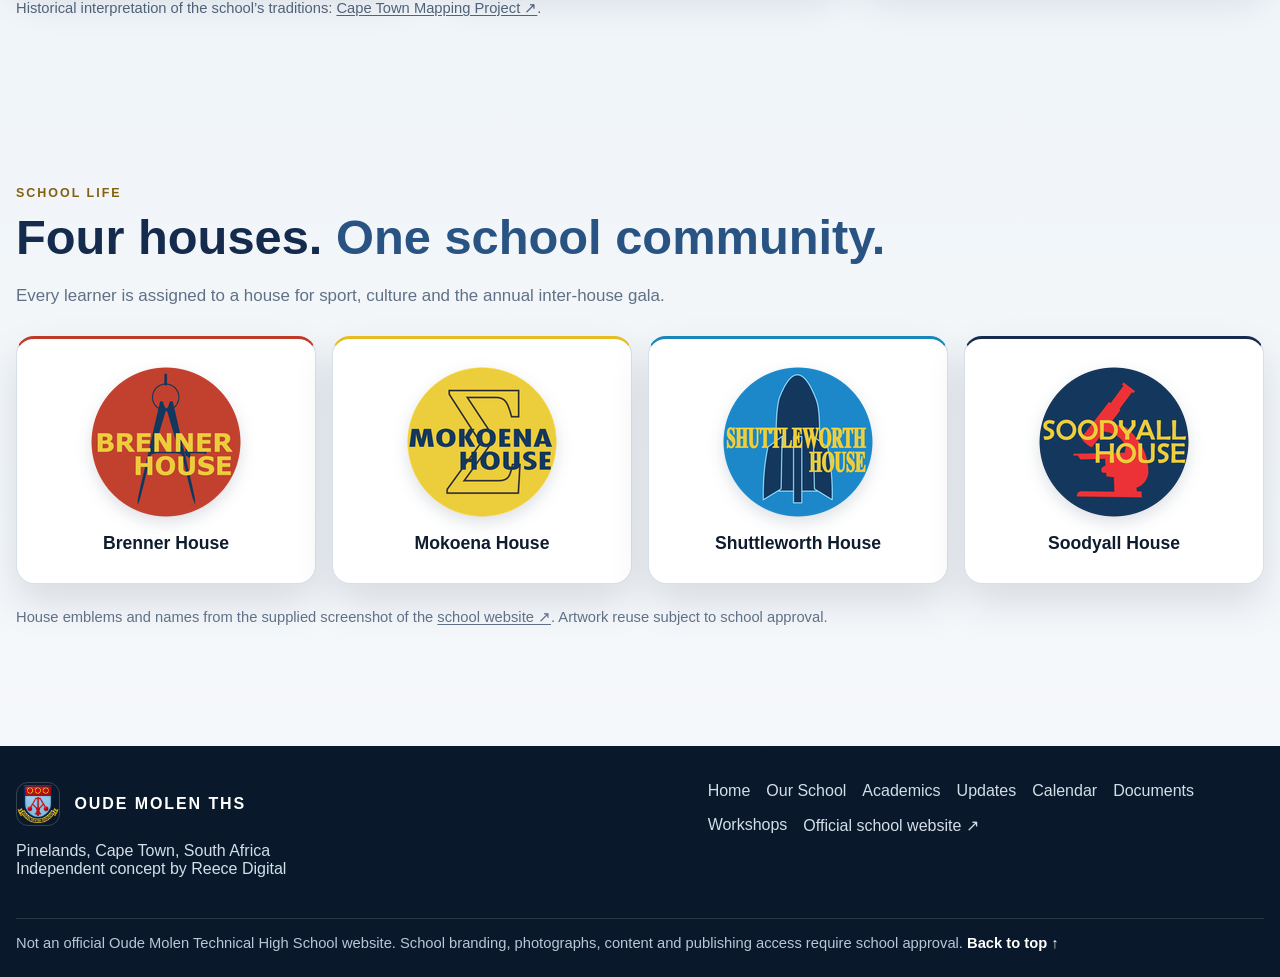
<file: about.html>
<!DOCTYPE html>

<html lang="en-ZA"><head><meta charset="utf-8"/><meta content="width=device-width, initial-scale=1" name="viewport"/><meta content="#11253e" name="theme-color"/><meta content="Independent website concept for Oude Molen Technical High School in Pinelands, Cape Town. Not the official school website." name="description"/><meta content="Oude Molen Technical High School — Independent Concept" property="og:title"/><meta content="An independent Reece Digital concept for Oude Molen Technical High School. Not the official school website." property="og:description"/><meta content="website" property="og:type"/><title>Our School | Oude Molen Technical High School — Independent Concept</title><link href="assets/favicon.png" rel="icon" type="image/png"/><link href="css/site.css" rel="stylesheet"/><style>.feature-hero-svg{width:min(430px,96%)!important;max-height:340px;overflow:visible;filter:drop-shadow(0 12px 12px #07182a66)}.fh-float{animation:fhFloat 7s ease-in-out infinite}.fh-orbit{transform-origin:180px 145px;animation:fhOrbit 32s linear infinite}.fh-glow{animation:fhGlow 6s ease-in-out infinite}@keyframes fhFloat{50%{transform:translateY(-8px)}}@keyframes fhOrbit{to{transform:rotate(360deg)}}@keyframes fhGlow{50%{opacity:.35}}@media(max-width:760px){.feature-hero-svg{max-height:260px}}@media(prefers-reduced-motion:reduce){.feature-hero-svg *{animation:none!important}}</style><style>.fh-branches{stroke-dasharray:400;animation:fhGrow 10s ease-out both}.fh-treeleaf{transform-origin:center;transform-box:fill-box;animation:fhSway 4s ease-in-out infinite}@keyframes fhGrow{from{stroke-dashoffset:400}to{stroke-dashoffset:0}}@keyframes fhSway{50%{transform:rotate(8deg) scale(.93);opacity:.75}}@media(prefers-reduced-motion:reduce){.fh-branches,.fh-treeleaf{animation:none}}</style><style>.om-house-grid{display:grid;grid-template-columns:repeat(4,minmax(0,1fr));gap:1rem;margin:1.5rem 0}.om-house-card{text-align:center;padding:1.8rem 1rem;border-top:3px solid #bf3927;transition:transform .4s ease,box-shadow .4s ease}.om-house-card:nth-child(2){border-top-color:#e5bd21}.om-house-card:nth-child(3){border-top-color:#1886b9}.om-house-card:nth-child(4){border-top-color:#142b4d}.om-house-card img{display:block;width:min(150px,100%);height:auto;margin:0 auto 1rem;filter:drop-shadow(0 6px 8px #142b4d25)}.om-house-card h3{margin:0;font-size:1.1rem}.om-house-card:hover{transform:translateY(-4px);box-shadow:0 16px 30px #142b4d25}@media(max-width:760px){.om-house-grid{grid-template-columns:repeat(2,minmax(0,1fr))}}@media(prefers-reduced-motion:reduce){.om-house-card{transition:none}.om-house-card:hover{transform:none}}</style></head><body data-page="about"><div class="disclaimer">Independent website concept by Reece Digital · Not the official Oude Molen Technical High School website</div><header class="site-header"><div class="header-inner"><a aria-label="Oude Molen Technical High School concept home" class="brand" href="index.html"><span class="brand-symbol"><img alt="Oude Molen Technical High School badge" src="assets/images/header-crest.png"/></span><span><strong>OUDE MOLEN</strong><small>TECHNICAL HIGH SCHOOL</small></span></a><button aria-controls="site-nav" aria-expanded="false" aria-label="Open navigation" class="menu-toggle" id="menu-toggle"><span></span><span></span><span></span></button><nav class="site-nav" id="site-nav"><a data-nav="index" href="index.html">Home</a><a data-nav="about" href="about.html">Our School</a><a data-nav="academics" href="academics.html">Academics</a><a data-nav="workshops" href="workshops.html">Workshops</a><a data-nav="updates" href="updates.html">Updates</a><a data-nav="calendar" href="calendar.html">Calendar</a><a data-nav="documents" href="documents.html">Documents</a><a data-nav="admissions" href="admissions.html">Admissions</a><a data-nav="gallery" href="gallery.html">Gallery</a><a data-nav="contact" href="contact.html">Contact</a><a class="staff-link" data-nav="staff-login" href="staff-login.html">Staff demo ↗</a></nav></div></header><main><section class="hero interior-hero"><div class="hero-lines"></div><div class="hero-inner"><div class="hero-copy"><span class="eyebrow hero-eyebrow">OUDE MOLEN TECHNICAL HIGH SCHOOL <span class="tiny-rule"></span> INDEPENDENT CONCEPT</span><h1>A story worth telling.</h1><p>From its foundation in 1961 to generations of technically minded learners.</p><div class="hero-actions"><a class="btn btn-gold" href="index.html">Return home <span aria-hidden="true">↗</span></a><a class="btn btn-ghost" href="contact.html">Get in touch</a></div></div><div aria-hidden="true" class="banner-art"><svg class="feature-hero-svg" viewBox="0 0 360 320"><defs><lineargradient id="fg"><stop stop-color="#92703e"></stop><stop offset=".43" stop-color="#f5dfab"></stop><stop offset=".7" stop-color="#c4a167"></stop><stop offset="1" stop-color="#92703e"></stop></lineargradient><lineargradient id="fp"><stop stop-color="#d1be96"></stop><stop offset=".22" stop-color="#fffaf0"></stop><stop offset=".8" stop-color="#f5edd8"></stop><stop offset="1" stop-color="#cbb58c"></stop></lineargradient><lineargradient id="fn"><stop stop-color="#456c91"></stop><stop offset="1" stop-color="#0b2038"></stop></lineargradient><radialgradient id="fh"><stop stop-color="#e1c68c" stop-opacity=".23"></stop><stop offset="1" stop-color="#e1c68c" stop-opacity="0"></stop></radialgradient></defs><circle cx="180" cy="145" fill="url(#fh)" r="150"></circle><g class="fh-orbit"><ellipse cx="180" cy="145" fill="none" opacity=".25" rx="157" ry="101" stroke="#d7bc83" transform="rotate(-28 180 145)"></ellipse><circle cx="180" cy="44" fill="#e8cf98" r="3"></circle></g><path d="M169 245Q182 211 174 164Q171 122 182 79Q184 143 192 176Q188 216 201 245Z" fill="url(#fg)"></path><g class="fh-branches" fill="none" stroke="url(#fg)" stroke-linecap="round"><path d="M180 192Q139 166 110 115Q103 96 70 74M180 158Q142 131 139 92L126 52M180 129Q183 87 180 30M187 174Q228 143 249 100L281 70M185 145Q220 110 224 80L241 44M179 207Q140 195 99 161M189 202Q232 188 267 145" stroke-width="6"></path><path d="M111 116L78 112M136 143L98 141M139 93L108 75M222 92L247 72M247 104L280 117M236 183L278 171M180 231Q151 251 111 252L87 267M181 238Q211 255 251 253L276 266M174 238L149 267M189 237L214 267" stroke-width="3.5"></path></g><g transform="translate(65 68) rotate(-55)"><ellipse class="fh-treeleaf" fill="url(#fg)" rx="8" ry="18" style="animation-delay:0.0s"></ellipse></g><g transform="translate(81 99) rotate(-70)"><ellipse class="fh-treeleaf" fill="url(#fg)" rx="8" ry="18" style="animation-delay:-0.23s"></ellipse></g><g transform="translate(118 45) rotate(-28)"><ellipse class="fh-treeleaf" fill="url(#fg)" rx="8" ry="18" style="animation-delay:-0.46s"></ellipse></g><g transform="translate(101 72) rotate(-48)"><ellipse class="fh-treeleaf" fill="url(#fg)" rx="8" ry="18" style="animation-delay:-0.6900000000000001s"></ellipse></g><g transform="translate(180 24) rotate(0)"><ellipse class="fh-treeleaf" fill="url(#fg)" rx="8" ry="18" style="animation-delay:-0.92s"></ellipse></g><g transform="translate(156 56) rotate(-35)"><ellipse class="fh-treeleaf" fill="url(#fg)" rx="8" ry="18" style="animation-delay:-1.1500000000000001s"></ellipse></g><g transform="translate(205 52) rotate(28)"><ellipse class="fh-treeleaf" fill="url(#fg)" rx="8" ry="18" style="animation-delay:-1.3800000000000001s"></ellipse></g><g transform="translate(245 38) rotate(36)"><ellipse class="fh-treeleaf" fill="url(#fg)" rx="8" ry="18" style="animation-delay:-1.61s"></ellipse></g><g transform="translate(259 69) rotate(48)"><ellipse class="fh-treeleaf" fill="url(#fg)" rx="8" ry="18" style="animation-delay:-1.84s"></ellipse></g><g transform="translate(289 66) rotate(55)"><ellipse class="fh-treeleaf" fill="url(#fg)" rx="8" ry="18" style="animation-delay:-2.0700000000000003s"></ellipse></g><g transform="translate(288 118) rotate(75)"><ellipse class="fh-treeleaf" fill="url(#fg)" rx="8" ry="18" style="animation-delay:-2.3000000000000003s"></ellipse></g><g transform="translate(275 141) rotate(48)"><ellipse class="fh-treeleaf" fill="url(#fg)" rx="8" ry="18" style="animation-delay:-2.5300000000000002s"></ellipse></g><g transform="translate(286 169) rotate(70)"><ellipse class="fh-treeleaf" fill="url(#fg)" rx="8" ry="18" style="animation-delay:-2.7600000000000002s"></ellipse></g><g transform="translate(92 141) rotate(-75)"><ellipse class="fh-treeleaf" fill="url(#fg)" rx="8" ry="18" style="animation-delay:-2.99s"></ellipse></g><g transform="translate(92 157) rotate(-48)"><ellipse class="fh-treeleaf" fill="url(#fg)" rx="8" ry="18" style="animation-delay:-3.22s"></ellipse></g><path d="M105 277H255" opacity=".6" stroke="#c3a169"></path><text fill="#ecd39c" font-family="Georgia" font-size="26" text-anchor="middle" x="180" y="300">EST. 1961</text><text fill="#d0b781" font-size="7.5" letter-spacing="3" text-anchor="middle" x="180" y="315">DOCERE MENTEM MANUMQUE</text></svg></div></div></section><section class="section split heritage-feature"><div><span class="eyebrow">ROOTS &amp; HERITAGE</span><div class="heritage-date">1961 <span>—</span> Today</div><h2>Built for a <em>technical future.</em></h2><p class="lead">The school’s history reaches back to 1961. A 2010 feature in The Muse recalls an early enrolment of 130 pupils and the preparations for its golden jubilee.</p><p>The registered crest shows three gold rings, a mechanical governor and the Latin motto Docere Mentem Manumque. The school’s historical educational philosophy links personal character, scholarship and active participation.</p><a class="text-link" href="https://www.pinelandsdirectory.co.za/musemag/editions/theMuseOnline-001-Oct2010.pdf" rel="noopener noreferrer" target="_blank">Historical magazine feature ↗</a><p><a class="text-link" href="https://www.nationalarchives.gov.za/node/8450730" rel="noopener noreferrer" target="_blank">Registered heraldic arms ↗</a></p></div><div class="feature-panel"><figure class="heritage-photo"><img alt="Oude Molen school building frontage and crest" data-fallback="assets/images/heritage-source.svg" data-original="https://images.squarespace-cdn.com/content/v1/518b5bd2e4b0d1e7bd9bd171/1369923502383-BFVYC7BYGP88KUE9D04W/20130521_105517.jpg" decoding="async" referrerpolicy="no-referrer" src="https://images.squarespace-cdn.com/content/v1/518b5bd2e4b0d1e7bd9bd171/1369923502383-BFVYC7BYGP88KUE9D04W/20130521_105517.jpg"/><figcaption><a class="" href="https://p-goldstein.squarespace.com/oude-molen-academy-of-science-technology" rel="noopener noreferrer" target="_blank">Campus frontage · Cape Town Mapping Project ↗</a></figcaption></figure><div class="heritage-stat"><span class="large-year" data-om-count="65" data-om-suffix="+">65+</span><div><strong>Years of technical education</strong><span>Established in 1961</span></div></div></div></section><section class="section community-feature"><h2>Three rings. <em>Three traditions.</em></h2><div class="card-grid"><article class="info-card"><span class="community-number">01</span><span class="card-icon"><svg fill="none" stroke="currentColor" stroke-width="1.6" viewBox="0 0 64 64"><path d="M7 14 Q20 9 32 18 Q44 9 57 14 V47 Q44 42 32 51 Q20 42 7 47Z M32 18V51 M13 22Q21 19 26 23 M38 23Q46 19 51 22 M13 30Q21 27 26 31 M38 31Q46 27 51 30"></path></svg></span><h3>Excellence as a person</h3><p>Personal dignity, respect and responsibility within the school community.</p></article><article class="info-card"><span class="community-number">02</span><span class="card-icon"><svg fill="none" stroke="currentColor" stroke-width="1.6" viewBox="0 0 64 64"><circle cx="32" cy="19" r="8"></circle><circle cx="12" cy="27" r="6"></circle><circle cx="52" cy="27" r="6"></circle><path d="M17 52V45Q17 32 32 32Q47 32 47 45V52 M3 50V43Q3 34 12 34 M61 50V43Q61 34 52 34"></path></svg></span><h3>Excellent scholarship</h3><p>Learning that enriches both the individual and the wider community.</p></article><article class="info-card"><span class="community-number">03</span><span class="card-icon"><svg fill="none" stroke="currentColor" stroke-width="1.6" viewBox="0 0 64 64"><path d="M9 52H55 M15 52V34H25V52 M27 52V25H37V52 M39 52V13H49V52 M9 28L27 13L35 18L54 5 M43 5H54V16"></path></svg></span><h3>Excellent participation</h3><p>Positive engagement in academic, cultural and sporting life.</p></article></div><p class="source-note">Historical interpretation of the school’s traditions: <a class="" href="https://p-goldstein.squarespace.com/oude-molen-academy-of-science-technology" rel="noopener noreferrer" target="_blank">Cape Town Mapping Project ↗</a>.</p></section><section class="section om-houses"><span class="eyebrow">SCHOOL LIFE</span><h2>Four houses. <em>One school community.</em></h2><p class="section-lead">Every learner is assigned to a house for sport, culture and the annual inter-house gala.</p><div class="om-house-grid"><article class="info-card om-house-card"><img src="assets/images/houses/brenner.png" alt="Brenner House emblem" width="150" height="150" loading="lazy"><h3>Brenner House</h3></article><article class="info-card om-house-card"><img src="assets/images/houses/mokoena.png" alt="Mokoena House emblem" width="150" height="150" loading="lazy"><h3>Mokoena House</h3></article><article class="info-card om-house-card"><img src="assets/images/houses/shuttleworth.png" alt="Shuttleworth House emblem" width="150" height="150" loading="lazy"><h3>Shuttleworth House</h3></article><article class="info-card om-house-card"><img src="assets/images/houses/soodyall.png" alt="Soodyall House emblem" width="150" height="150" loading="lazy"><h3>Soodyall House</h3></article></div><p class="source-note">House emblems and names from the supplied screenshot of the <a href="https://www.oudemolen.org.za/" target="_blank" rel="noopener noreferrer">school website ↗</a>. Artwork reuse subject to school approval.</p></section></main><footer class="site-footer"><div class="footer-inner"><div><span class="footer-brand"><img alt="Oude Molen Technical High School badge" src="assets/images/header-crest.png"/><span>OUDE MOLEN THS</span></span><p>Pinelands, Cape Town, South Africa<br/>Independent concept by Reece Digital</p></div><div class="footer-nav"><a href="index.html">Home</a><a href="about.html">Our School</a><a href="academics.html">Academics</a><a href="updates.html">Updates</a><a href="calendar.html">Calendar</a><a href="documents.html">Documents</a><a href="workshops.html">Workshops</a><a class="" href="https://www.oudemolen.org.za/" rel="noopener noreferrer" target="_blank">Official school website ↗</a></div><div class="footer-bottom">Not an official Oude Molen Technical High School website. School branding, photographs, content and publishing access require school approval. <a href="#" id="back-to-top">Back to top ↑</a></div></div></footer><script defer="" src="js/site.js"></script></body></html>
</file>
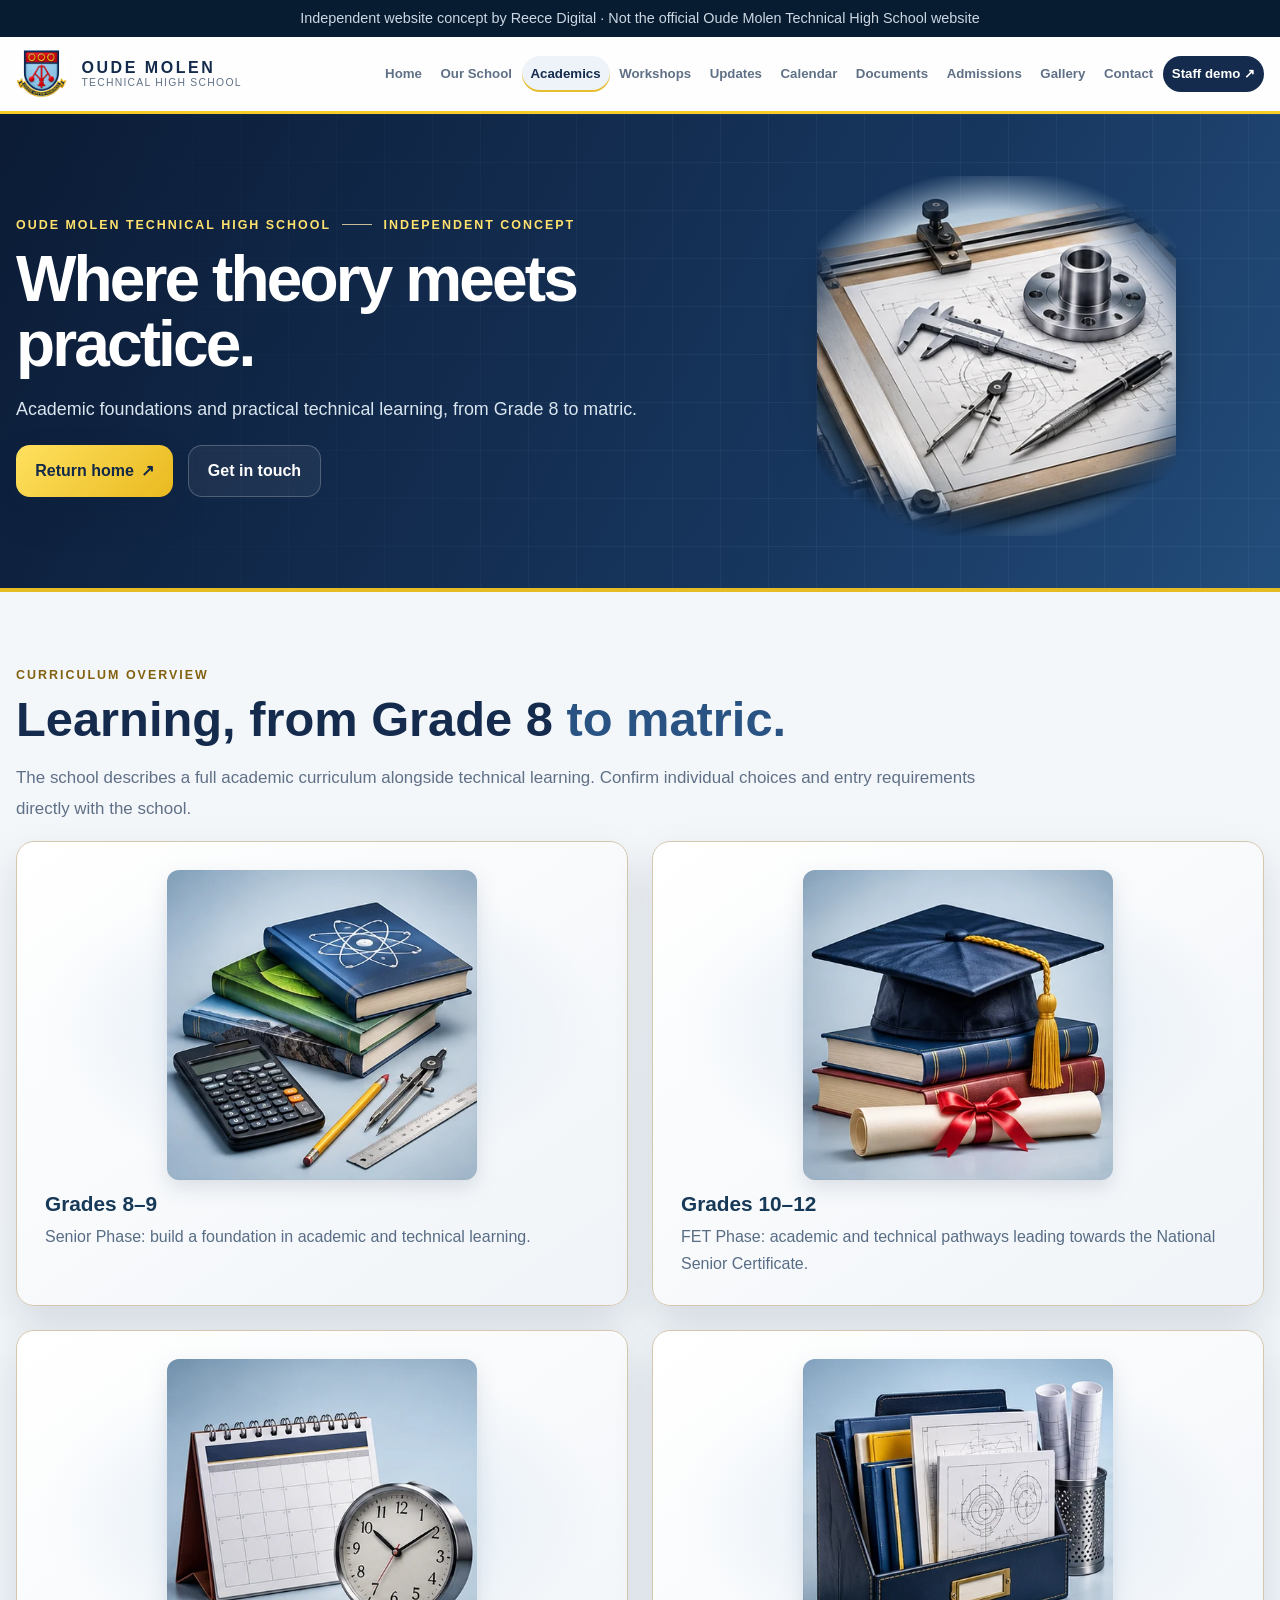
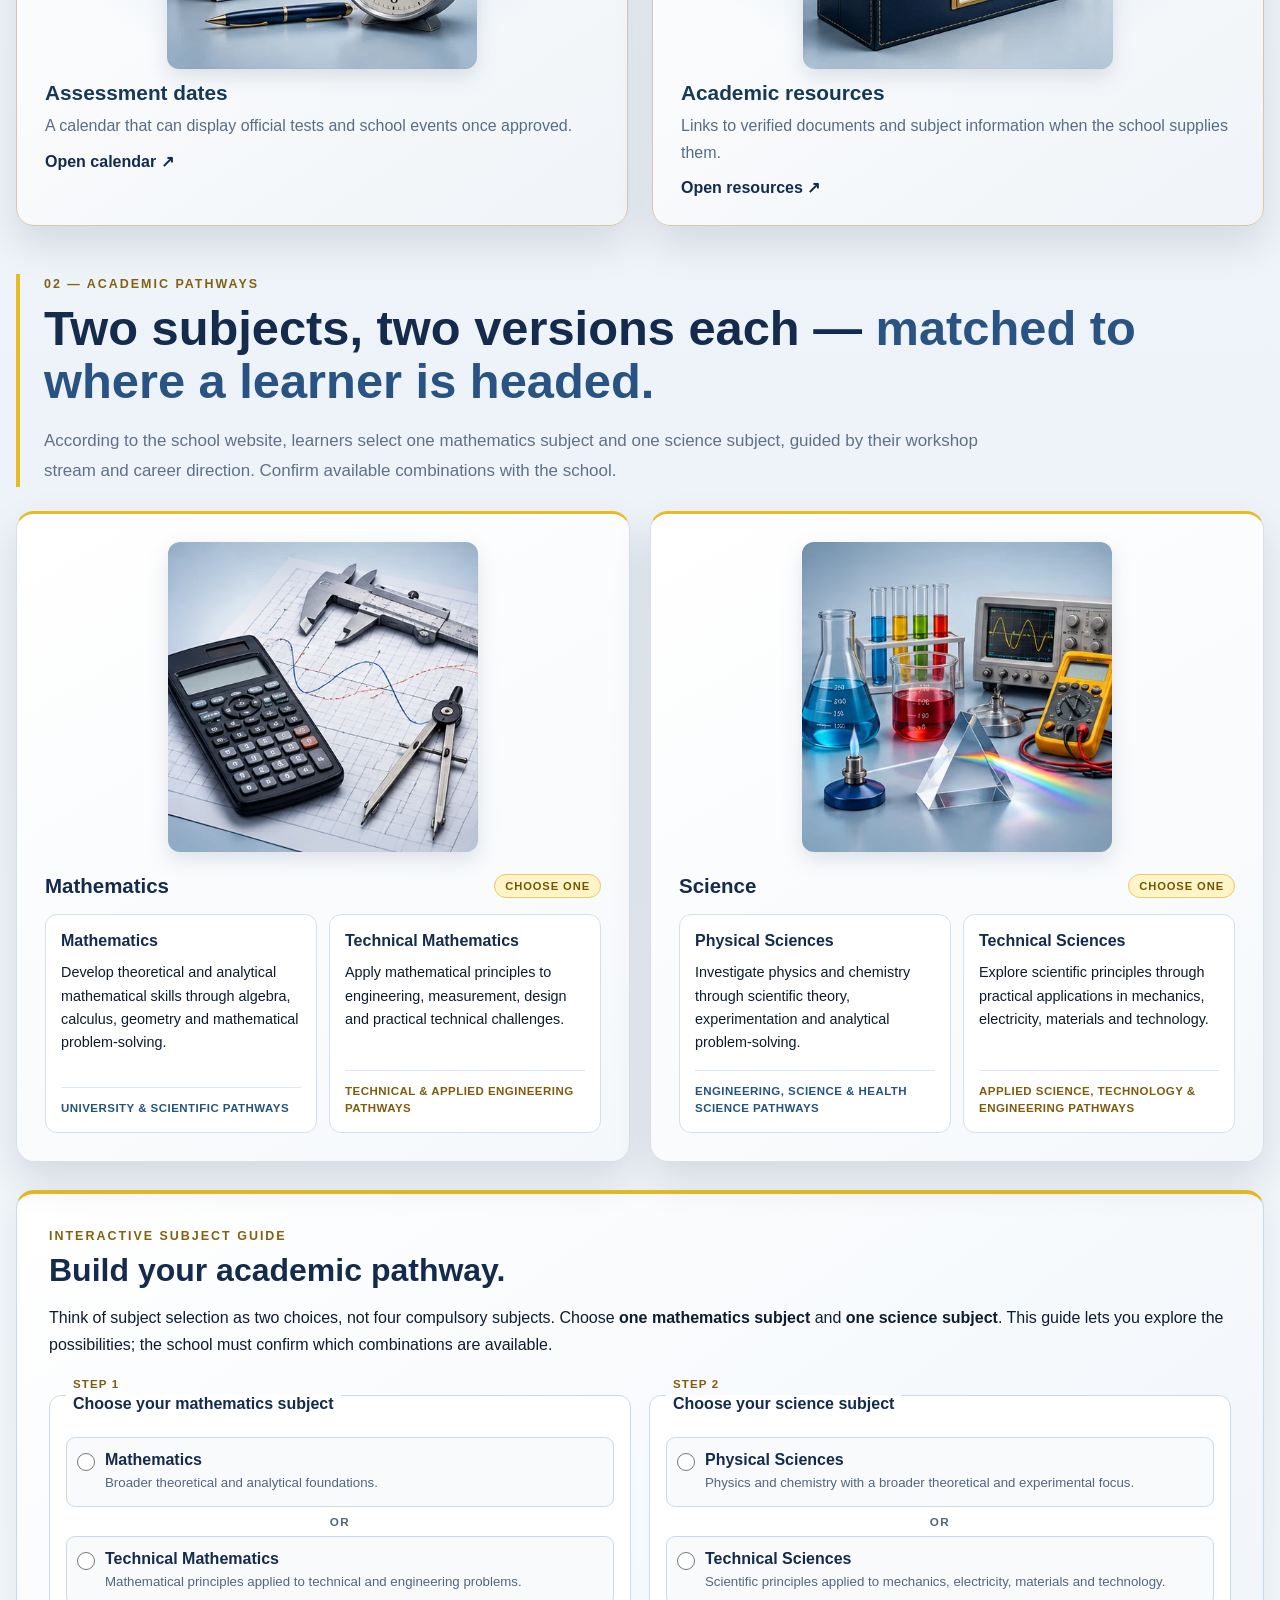
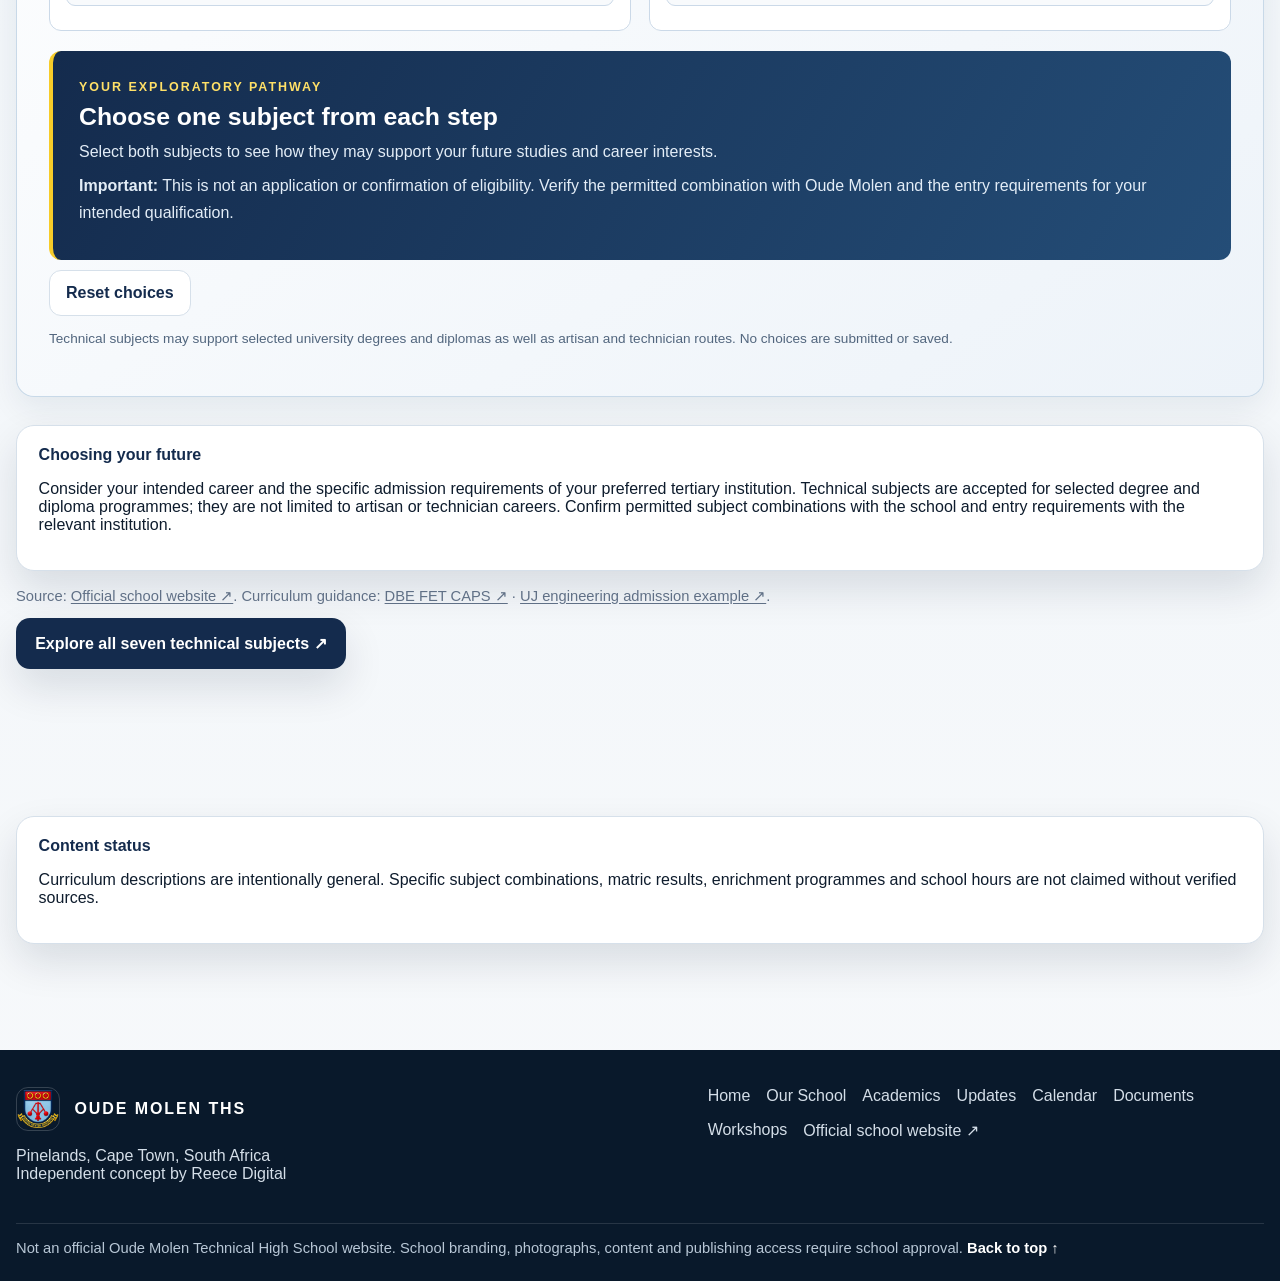
<file: academics.html>
<!DOCTYPE html>

<html lang="en-ZA"><head><meta charset="utf-8"/><meta content="width=device-width, initial-scale=1" name="viewport"/><meta content="#11253e" name="theme-color"/><meta content="Independent website concept for Oude Molen Technical High School in Pinelands, Cape Town. Not the official school website." name="description"/><meta content="Oude Molen Technical High School — Independent Concept" property="og:title"/><meta content="An independent Reece Digital concept for Oude Molen Technical High School. Not the official school website." property="og:description"/><meta content="website" property="og:type"/><title>Academics | Oude Molen Technical High School — Independent Concept</title><link href="assets/favicon.png" rel="icon" type="image/png"/><link href="css/site.css" rel="stylesheet"/><style>.feature-hero-svg{width:min(430px,96%)!important;max-height:340px;overflow:visible;filter:drop-shadow(0 12px 12px #07182a66)}.fh-float{animation:fhFloat 7s ease-in-out infinite}.fh-orbit{transform-origin:180px 145px;animation:fhOrbit 32s linear infinite}.fh-glow{animation:fhGlow 6s ease-in-out infinite}@keyframes fhFloat{50%{transform:translateY(-8px)}}@keyframes fhOrbit{to{transform:rotate(360deg)}}@keyframes fhGlow{50%{opacity:.35}}@media(max-width:760px){.feature-hero-svg{max-height:260px}}@media(prefers-reduced-motion:reduce){.feature-hero-svg *{animation:none!important}}</style><style>.fh-leaf{transform-origin:180px 155px;animation:fhTurn 6s ease-in-out infinite}@keyframes fhTurn{0%,12%{transform:scaleX(1)}80%,94%{transform:scaleX(-1)}95%,100%{opacity:0;transform:scaleX(-1)}}@media(prefers-reduced-motion:reduce){.fh-leaf{animation:none}}</style><style>
/* Academics: full-composition equipment art; no cropped image strips. */
body[data-page="academics"] .banner-art{isolation:isolate;position:relative;overflow:visible;min-height:0;aspect-ratio:1.28;max-width:460px;width:100%;margin:auto;border:0;background:none;box-shadow:none;transform:none}
body[data-page="academics"] .banner-art::before{content:"";position:absolute;inset:4%;background:radial-gradient(ellipse,#83a6c83b,transparent 72%);pointer-events:none}
body[data-page="academics"] .om-real-drafting{position:absolute;inset:0;width:100%;height:100%;object-fit:contain;object-position:center;border:0;border-radius:0;filter:drop-shadow(0 18px 20px #06152799);mask-image:radial-gradient(ellipse 49% 52% at center,#000 64%,#000d 78%,transparent 100%);animation:omDraftFloat 9s ease-in-out infinite}
body[data-page="academics"] .om-draft-beam{display:none}
body[data-page="academics"] .om-draft-overlay{position:absolute;inset:0;width:100%;height:100%;max-width:none;opacity:.8;pointer-events:none;filter:drop-shadow(0 1px 3px #10243a)}
body[data-page="academics"] .om-draft-trace{stroke-dasharray:12 9;animation:omDraftTrace 9s linear infinite}
body[data-page="academics"] .om-draft-target{transform-origin:188px 118px;animation:omDraftTarget 4s ease-in-out infinite}
@keyframes omDraftFloat{50%{transform:translateY(-7px)}}
@keyframes omDraftTrace{to{stroke-dashoffset:-84}}
@keyframes omDraftTarget{50%{opacity:.3;transform:scale(1.15)}}
body[data-page="academics"] .academic-motion-grid .info-card{padding:clamp(18px,2.2vw,28px);display:flex;flex-direction:column;align-items:stretch;justify-content:flex-start;min-width:0}
body[data-page="academics"] .academic-motion-grid .academic-art{height:auto;min-height:0;aspect-ratio:auto;display:grid;place-items:center;overflow:visible;border:0;border-radius:0;background:radial-gradient(ellipse,#dbe8f4,transparent 72%);margin:0 auto 12px;width:100%}
body[data-page="academics"] .academic-motion-grid .om-real-academic{display:block;width:min(100%,310px);height:auto;aspect-ratio:1;object-fit:contain;object-position:center;border-radius:12px;filter:drop-shadow(0 8px 10px #15334d20);transition:transform .45s ease}
body[data-page="academics"] .academic-motion-grid .info-card:hover .om-real-academic{transform:translateY(-4px)}
body[data-page="academics"] .academic-motion-grid h3{margin:0 0 8px}
body[data-page="academics"] .academic-motion-grid .text-link{margin-top:12px}
body[data-page="academics"] .om-path-grid .info-card{padding:clamp(18px,2.2vw,28px);overflow:hidden;min-width:0;background:linear-gradient(150deg,#fff,#f5f8fb)}
body[data-page="academics"] .om-path-grid .info-card> :not(.om-path-image){margin-left:0;margin-right:0}
body[data-page="academics"] .om-path-grid .om-path-image{display:block;width:min(100%,310px);height:auto;aspect-ratio:1;object-fit:contain;object-position:center;margin:0 auto 18px;border:0;border-radius:12px;transition:transform .45s ease;filter:drop-shadow(0 8px 10px #15334d20)}
body[data-page="academics"] .om-path-grid .info-card:hover .om-path-image{transform:translateY(-4px)}
body[data-page="academics"] .om-path-grid .eyebrow{display:block;margin-top:0}
@media(max-width:760px){body[data-page="academics"] .banner-art{width:min(100%,400px);margin:10px auto 0;aspect-ratio:1.28;min-height:0}}
@media(prefers-reduced-motion:reduce){body[data-page="academics"] .om-real-drafting,body[data-page="academics"] .om-draft-trace,body[data-page="academics"] .om-draft-target{animation:none!important}body[data-page="academics"] .om-real-academic,body[data-page="academics"] .om-path-image{transition:none!important;transform:none!important}}

/* Academic subject comparisons — v1.7 */
body[data-page="academics"] .om-path-intro{border-left:4px solid #e6bc24;padding-left:clamp(14px,2vw,24px);margin-bottom:24px}
body[data-page="academics"] .om-path-comparison{gap:20px;align-items:stretch}
body[data-page="academics"] .om-path-comparison>.info-card{display:flex;flex-direction:column;border-top:3px solid #e6bc24}
body[data-page="academics"] .om-pair-heading{display:flex;align-items:center;justify-content:space-between;gap:10px;flex-wrap:wrap;font-size:1.28rem;color:#142b4d;margin:4px 0 16px!important}
body[data-page="academics"] .om-pair-heading span{color:#725700;background:#fff3c8;border:1px solid #e7ca69;border-radius:20px;padding:5px 10px;font-size:.7rem;text-transform:uppercase;letter-spacing:.08em}
body[data-page="academics"] .om-pair-options{display:grid;grid-template-columns:repeat(2,minmax(0,1fr));gap:12px;flex:1}
body[data-page="academics"] .om-subject-option{display:flex;flex-direction:column;min-width:0;background:#fff;border:1px solid #d4e0ec;border-radius:12px;padding:15px;overflow-wrap:anywhere}
body[data-page="academics"] .om-subject-option h4{font-size:1rem;line-height:1.35;color:#142b4d;margin:0 0 10px}
body[data-page="academics"] .om-subject-option p{font-size:.9rem;line-height:1.6;margin:0 0 16px}
body[data-page="academics"] .om-route{display:block;margin-top:auto;border-top:1px solid #dce7ef;padding-top:12px;color:#245480;font-size:.72rem;line-height:1.5;font-weight:750;text-transform:uppercase;letter-spacing:.04em}
body[data-page="academics"] .om-route.technical{color:#805b0d}
@media(max-width:1050px) and (min-width:761px){body[data-page="academics"] .om-pair-options{grid-template-columns:1fr}}
@media(max-width:480px){body[data-page="academics"] .om-pair-options{grid-template-columns:1fr}}
</style><style>
/* Interactive subject-choice guide, isolated to Academics. */
.om-choice-guide{margin:28px 0;padding:clamp(16px,3vw,32px);border:1px solid #c8d9e8;border-top:4px solid #e6bc24;border-radius:18px;background:linear-gradient(145deg,#fff,#edf3f9);box-shadow:0 12px 30px #142b4d12}
.om-choice-guide h3{font-size:clamp(1.4rem,3vw,2rem);margin:8px 0;color:#142b4d}.om-choice-guide p{line-height:1.65}.om-choice-steps{display:grid;grid-template-columns:repeat(2,minmax(0,1fr));gap:18px;margin:20px 0}.om-choice-steps fieldset{min-width:0;margin:0;padding:16px;border:1px solid #cbd9e8;border-radius:12px;background:#fff}.om-choice-steps legend{font-weight:750;color:#142b4d;padding:0 7px;font-size:1rem}.om-choice-stepno{color:#805b0d;font-size:.72rem;letter-spacing:.1em;text-transform:uppercase;display:block;margin-bottom:5px}.om-choice-option{display:flex!important;align-items:flex-start;gap:10px;padding:13px 10px;margin:8px 0;border:1px solid #cbd9e8;border-radius:9px;cursor:pointer;color:#142b4d;background:#f8fafc}.om-choice-option:has(input:checked){background:#fff7d9;border-color:#b99528;box-shadow:inset 3px 0 #d3aa23}.om-choice-option input[type=radio]{width:18px!important;height:18px!important;min-width:18px;margin:2px 0 0!important;accent-color:#244d77}.om-choice-option span{min-width:0;overflow-wrap:anywhere}.om-choice-option strong,.om-choice-option small{display:block}.om-choice-option small{font-size:.83rem;color:#52667e;font-weight:400;line-height:1.5;margin-top:4px}.om-choice-or{text-align:center;font-size:.73rem;letter-spacing:.12em;color:#52667e;font-weight:700;margin:3px 0}.om-choice-result{background:linear-gradient(120deg,#142b4d,#244d77);color:#fff;padding:clamp(16px,3vw,26px);border-radius:12px;border-left:4px solid #f7cc29}.om-choice-result h4{color:#fff;font-size:clamp(1.12rem,2.5vw,1.55rem);margin:8px 0;overflow-wrap:anywhere}.om-choice-result p{color:#e3edf7;margin:8px 0}.om-choice-result .eyebrow{color:#ffe067!important}.om-choice-caption{font-size:.85rem;color:#52667e;margin-top:12px}.om-choice-guide button{margin-top:10px}.om-choice-option:focus-within{outline:2px solid #245480;outline-offset:2px}@media(max-width:760px){.om-choice-steps{grid-template-columns:1fr}}

/* Pathway completion feedback — scoped to Academics. */
.om-pathway-toast{position:fixed;z-index:2000;right:max(20px,env(safe-area-inset-right));bottom:max(22px,env(safe-area-inset-bottom));width:min(350px,calc(100vw - 40px));display:flex;align-items:center;gap:13px;padding:16px 17px;background:#142b4d;color:#fff;border:1px solid #bca44c;border-left:4px solid #f7cc29;border-radius:13px;box-shadow:0 14px 36px #091b3b38;opacity:0;transform:translateY(14px);transition:opacity .32s ease,transform .45s cubic-bezier(.2,.75,.25,1);pointer-events:none;visibility:hidden}
.om-pathway-toast.is-shown{visibility:visible;opacity:1;transform:translateY(0);pointer-events:auto}
.om-toast-check{display:grid;place-items:center;flex:0 0 36px;height:36px;border:1px solid #e5c45d;border-radius:50%;color:#ffe067;background:#ffffff0c}
.om-toast-check svg{width:20px;height:20px}.om-pathway-toast strong,.om-pathway-toast small{display:block}.om-pathway-toast strong{font-size:1rem;color:#fff}.om-pathway-toast small{font-size:.8rem;line-height:1.45;color:#dbe7f4;margin-top:3px}.om-toast-copy{flex:1;min-width:0}.om-pathway-toast button{margin:0;border:0;background:transparent;color:#fff;padding:8px;font-size:1.2rem;cursor:pointer;line-height:1}.om-pathway-toast button:focus-visible{outline:2px solid #ffe067;outline-offset:2px}
.om-choice-result.om-pathway-arrive{animation:omPathwayArrive .85s cubic-bezier(.16,1,.3,1) both}
@keyframes omPathwayArrive{0%{transform:translateY(20px);opacity:.5;box-shadow:0 0 0 0 #e6bc2400}55%{opacity:1;box-shadow:0 0 0 3px #e6bc2438,0 14px 30px #142b4d24}100%{transform:translateY(0);opacity:1;box-shadow:0 0 0 0 #e6bc2400}}
@media(max-width:480px){.om-pathway-toast{right:12px;bottom:16px;width:calc(100vw - 24px);padding:12px;gap:9px}}
@media(prefers-reduced-motion:reduce){.om-pathway-toast{transition:none;transform:none}.om-choice-result.om-pathway-arrive{animation:none}}
</style></head><body data-page="academics"><div class="disclaimer">Independent website concept by Reece Digital · Not the official Oude Molen Technical High School website</div><header class="site-header"><div class="header-inner"><a aria-label="Oude Molen Technical High School concept home" class="brand" href="index.html"><span class="brand-symbol"><img alt="Oude Molen Technical High School badge" src="assets/images/header-crest.png"/></span><span><strong>OUDE MOLEN</strong><small>TECHNICAL HIGH SCHOOL</small></span></a><button aria-controls="site-nav" aria-expanded="false" aria-label="Open navigation" class="menu-toggle" id="menu-toggle"><span></span><span></span><span></span></button><nav class="site-nav" id="site-nav"><a data-nav="index" href="index.html">Home</a><a data-nav="about" href="about.html">Our School</a><a data-nav="academics" href="academics.html">Academics</a><a data-nav="workshops" href="workshops.html">Workshops</a><a data-nav="updates" href="updates.html">Updates</a><a data-nav="calendar" href="calendar.html">Calendar</a><a data-nav="documents" href="documents.html">Documents</a><a data-nav="admissions" href="admissions.html">Admissions</a><a data-nav="gallery" href="gallery.html">Gallery</a><a data-nav="contact" href="contact.html">Contact</a><a class="staff-link" data-nav="staff-login" href="staff-login.html">Staff demo ↗</a></nav></div></header><main><section class="hero interior-hero"><div class="hero-lines"></div><div class="hero-inner"><div class="hero-copy"><span class="eyebrow hero-eyebrow">OUDE MOLEN TECHNICAL HIGH SCHOOL <span class="tiny-rule"></span> INDEPENDENT CONCEPT</span><h1>Where theory meets practice.</h1><p>Academic foundations and practical technical learning, from Grade 8 to matric.</p><div class="hero-actions"><a class="btn btn-gold" href="index.html">Return home <span aria-hidden="true">↗</span></a><a class="btn btn-ghost" href="contact.html">Get in touch</a></div></div><div aria-hidden="true" class="banner-art"><img alt="" class="om-real-drafting" src="assets/images/academic-renders/engineering-drafting.webp"/></div></div></section><section class="section"><span class="eyebrow">CURRICULUM OVERVIEW</span><h2>Learning, from Grade 8 <em>to matric.</em></h2><p class="section-lead">The school describes a full academic curriculum alongside technical learning. Confirm individual choices and entry requirements directly with the school.</p><div class="card-grid academic-motion-grid"><article class="info-card"><div aria-hidden="true" class="academic-art"><img alt="" class="om-real-academic" src="assets/images/academic-renders/grades-8-9.webp"/></div><h3>Grades 8–9</h3><p>Senior Phase: build a foundation in academic and technical learning.</p></article><article class="info-card"><div aria-hidden="true" class="academic-art"><img alt="" class="om-real-academic" src="assets/images/academic-renders/grades-10-12.webp"/></div><h3>Grades 10–12</h3><p>FET Phase: academic and technical pathways leading towards the National Senior Certificate.</p></article><article class="info-card"><div aria-hidden="true" class="academic-art"><img alt="" class="om-real-academic" src="assets/images/academic-renders/assessment-dates.webp"/></div><h3>Assessment dates</h3><p>A calendar that can display official tests and school events once approved.</p><a class="text-link" href="calendar.html">Open calendar ↗</a></article><article class="info-card"><div aria-hidden="true" class="academic-art"><img alt="" class="om-real-academic" src="assets/images/academic-renders/academic-resources.webp"/></div><h3>Academic resources</h3><p>Links to verified documents and subject information when the school supplies them.</p><a class="text-link" href="documents.html">Open resources ↗</a></article></div><div class="om-pathways"><div class="om-path-intro"><span class="eyebrow">02 — ACADEMIC PATHWAYS</span><h2>Two subjects, two versions each — <em>matched to where a learner is headed.</em></h2><p class="section-lead">According to the school website, learners select one mathematics subject and one science subject, guided by their workshop stream and career direction. Confirm available combinations with the school.</p></div><div class="om-path-grid om-path-comparison"><article class="info-card"><img alt="Illustrative mathematics equipment: calculator, graph paper and precision instruments" class="om-path-image" src="assets/images/academic-renders/mathematics.webp"/><h3 class="om-pair-heading">Mathematics <span>Choose one</span></h3><div class="om-pair-options"><div class="om-subject-option"><h4>Mathematics</h4><p>Develop theoretical and analytical mathematical skills through algebra, calculus, geometry and mathematical problem-solving.</p><span class="om-route">University &amp; scientific pathways</span></div><div class="om-subject-option"><h4>Technical Mathematics</h4><p>Apply mathematical principles to engineering, measurement, design and practical technical challenges.</p><span class="om-route technical">Technical &amp; applied engineering pathways</span></div></div></article><article class="info-card"><img alt="Illustrative science equipment: laboratory glassware and electrical measurement instruments" class="om-path-image" src="assets/images/academic-renders/science.webp"/><h3 class="om-pair-heading">Science <span>Choose one</span></h3><div class="om-pair-options"><div class="om-subject-option"><h4>Physical Sciences</h4><p>Investigate physics and chemistry through scientific theory, experimentation and analytical problem-solving.</p><span class="om-route">Engineering, science &amp; health science pathways</span></div><div class="om-subject-option"><h4>Technical Sciences</h4><p>Explore scientific principles through practical applications in mechanics, electricity, materials and technology.</p><span class="om-route technical">Applied science, technology &amp; engineering pathways</span></div></div></article></div><section class="om-choice-guide" aria-labelledby="om-choice-title"><span class="eyebrow">INTERACTIVE SUBJECT GUIDE</span><h3 id="om-choice-title">Build your academic pathway.</h3><p>Think of subject selection as two choices, not four compulsory subjects. Choose <strong>one mathematics subject</strong> and <strong>one science subject</strong>. This guide lets you explore the possibilities; the school must confirm which combinations are available.</p><form id="om-choice-form"><div class="om-choice-steps"><fieldset><legend><span class="om-choice-stepno">Step 1</span>Choose your mathematics subject</legend><label class="om-choice-option"><input type="radio" name="om-maths" value="math" required><span><strong>Mathematics</strong><small>Broader theoretical and analytical foundations.</small></span></label><div class="om-choice-or">OR</div><label class="om-choice-option"><input type="radio" name="om-maths" value="technical-math" required><span><strong>Technical Mathematics</strong><small>Mathematical principles applied to technical and engineering problems.</small></span></label></fieldset><fieldset><legend><span class="om-choice-stepno">Step 2</span>Choose your science subject</legend><label class="om-choice-option"><input type="radio" name="om-science" value="science" required><span><strong>Physical Sciences</strong><small>Physics and chemistry with a broader theoretical and experimental focus.</small></span></label><div class="om-choice-or">OR</div><label class="om-choice-option"><input type="radio" name="om-science" value="technical-science" required><span><strong>Technical Sciences</strong><small>Scientific principles applied to mechanics, electricity, materials and technology.</small></span></label></fieldset></div><div class="om-choice-result" aria-live="polite" aria-atomic="true"><span class="eyebrow">YOUR EXPLORATORY PATHWAY</span><h4 id="om-choice-combination">Choose one subject from each step</h4><p id="om-choice-explanation">Select both subjects to see how they may support your future studies and career interests.</p><p><strong>Important:</strong> This is not an application or confirmation of eligibility. Verify the permitted combination with Oude Molen and the entry requirements for your intended qualification.</p></div><button type="reset" class="small-btn">Reset choices</button></form><noscript><p>Interactive selection requires JavaScript. The subject descriptions above remain available.</p></noscript><p class="om-choice-caption">Technical subjects may support selected university degrees and diplomas as well as artisan and technician routes. No choices are submitted or saved.</p></section><aside class="notice" style="margin-top:1.25rem"><strong>Choosing your future</strong><p>Consider your intended career and the specific admission requirements of your preferred tertiary institution. Technical subjects are accepted for selected degree and diploma programmes; they are not limited to artisan or technician careers. Confirm permitted subject combinations with the school and entry requirements with the relevant institution.</p></aside><p class="source-note">Source: <a href="https://www.oudemolen.org.za/" rel="noopener noreferrer" target="_blank">Official school website ↗</a>. Curriculum guidance: <a href="https://www.education.gov.za/Curriculum/NCSGradesR12/CAPSFET/tabid/570/Default.aspx" target="_blank" rel="noopener noreferrer">DBE FET CAPS ↗</a> · <a href="https://www.uj.ac.za/university-courses/beng-tech-in-mechanical-engineering/" target="_blank" rel="noopener noreferrer">UJ engineering admission example ↗</a>.</p><a class="btn btn-primary" href="workshops.html">Explore all seven technical subjects ↗</a></div></section><section class="section narrow"><div class="notice"><strong>Content status</strong><p>Curriculum descriptions are intentionally general. Specific subject combinations, matric results, enrichment programmes and school hours are not claimed without verified sources.</p></div></section></main><footer class="site-footer"><div class="footer-inner"><div><span class="footer-brand"><img alt="Oude Molen Technical High School badge" src="assets/images/header-crest.png"/><span>OUDE MOLEN THS</span></span><p>Pinelands, Cape Town, South Africa<br/>Independent concept by Reece Digital</p></div><div class="footer-nav"><a href="index.html">Home</a><a href="about.html">Our School</a><a href="academics.html">Academics</a><a href="updates.html">Updates</a><a href="calendar.html">Calendar</a><a href="documents.html">Documents</a><a href="workshops.html">Workshops</a><a class="" href="https://www.oudemolen.org.za/" rel="noopener noreferrer" target="_blank">Official school website ↗</a></div><div class="footer-bottom">Not an official Oude Molen Technical High School website. School branding, photographs, content and publishing access require school approval. <a href="#" id="back-to-top">Back to top ↑</a></div></div></footer><div class="om-pathway-toast" id="om-pathway-toast" aria-hidden="true" inert><span class="om-toast-check" aria-hidden="true"><svg viewBox="0 0 24 24" fill="none" stroke="currentColor" stroke-width="2.4" stroke-linecap="round" stroke-linejoin="round"><path d="M5 12l4 4L19 6"/></svg></span><div class="om-toast-copy"><strong>Pathway ready to explore</strong><small>Both subjects selected. Review your pathway summary.</small></div><button type="button" id="om-toast-close" aria-label="Dismiss confirmation">×</button></div><script defer="" src="js/site.js"></script><script>(()=>{const form=document.getElementById('om-choice-form');const heading=document.getElementById('om-choice-combination');const desc=document.getElementById('om-choice-explanation');const names={math:'Mathematics','technical-math':'Technical Mathematics',science:'Physical Sciences','technical-science':'Technical Sciences'};const guidance={'math|science':'A broad mathematical and scientific foundation commonly used for university engineering and science pathways. Specific programme requirements still apply.','technical-math|technical-science':'An applied mathematical and scientific foundation supporting technical careers and selected engineering degrees and diplomas. Check the admission requirements of the institution.','math|technical-science':'A combination of broader mathematics and applied science. This combination is exploratory only: check school availability and whether your intended programme accepts Technical Sciences.','technical-math|science':'A combination of applied mathematics and broader scientific study. This combination is exploratory only: check school availability and whether your intended programme accepts Technical Mathematics.'};const panel=form.querySelector('.om-choice-result'),toast=document.getElementById('om-pathway-toast');let previous='',timer=0;function dismiss(){clearTimeout(timer);toast.classList.remove('is-shown');toast.setAttribute('aria-hidden','true');toast.inert=true;}function confirmChoice(){clearTimeout(timer);panel.classList.remove('om-pathway-arrive');void panel.offsetWidth;panel.classList.add('om-pathway-arrive');toast.inert=false;toast.setAttribute('aria-hidden','false');toast.classList.add('is-shown');timer=setTimeout(dismiss,4200);}document.getElementById('om-toast-close').addEventListener('click',dismiss);panel.addEventListener('animationend',()=>panel.classList.remove('om-pathway-arrive'));function update(notify=false){const a=form.querySelector('input[name="om-maths"]:checked')?.value;const b=form.querySelector('input[name="om-science"]:checked')?.value;heading.textContent=a&&b?names[a]+' + '+names[b]:a?'Now choose your science subject':b?'Now choose your mathematics subject':'Choose one subject from each step';desc.textContent=a&&b?guidance[a+'|'+b]:'Select both subjects to see how they may support your future studies and career interests.';const key=a&&b?a+'|'+b:'';if(key&&key!==previous&&notify===true)confirmChoice();if(!key){dismiss();panel.classList.remove('om-pathway-arrive');}previous=key;}form.addEventListener('change',()=>update(true));form.addEventListener('reset',()=>setTimeout(()=>update(false),0));form.addEventListener('submit',e=>e.preventDefault());update();})();</script></body></html>
</file>
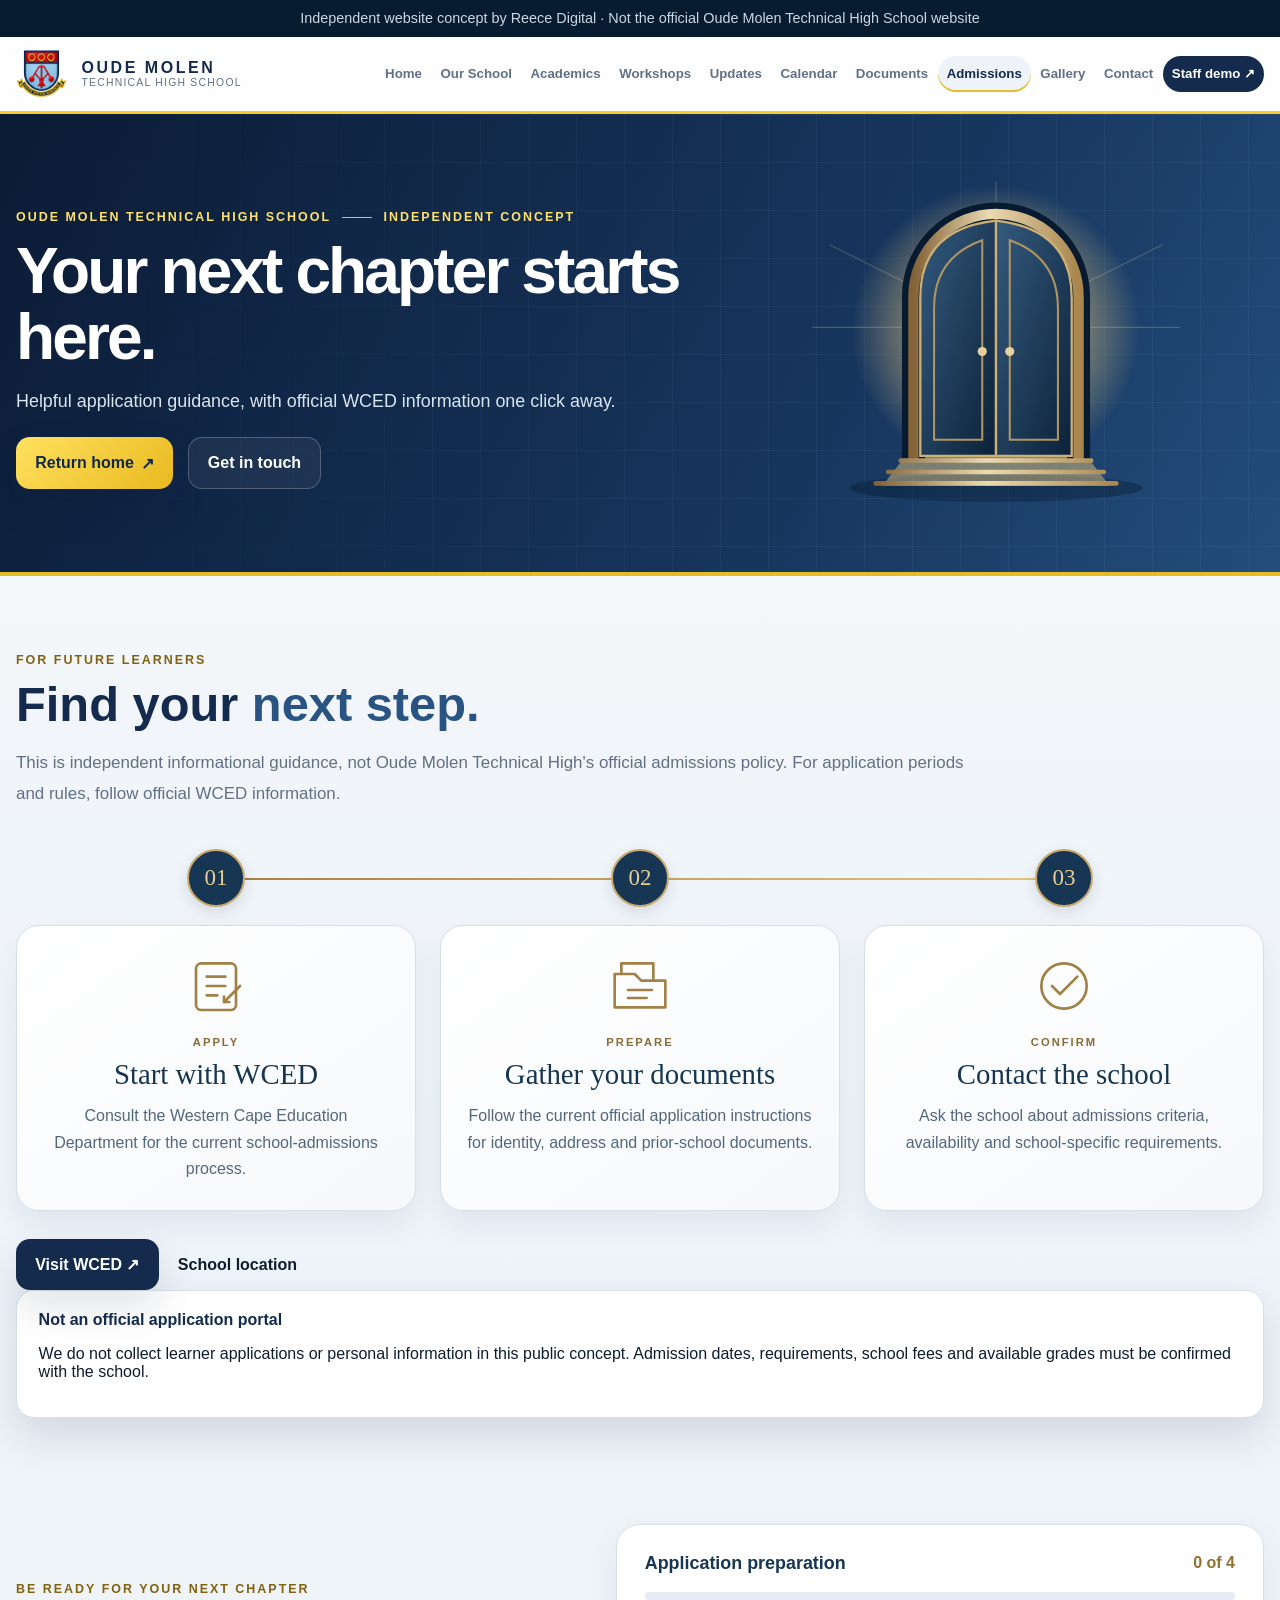
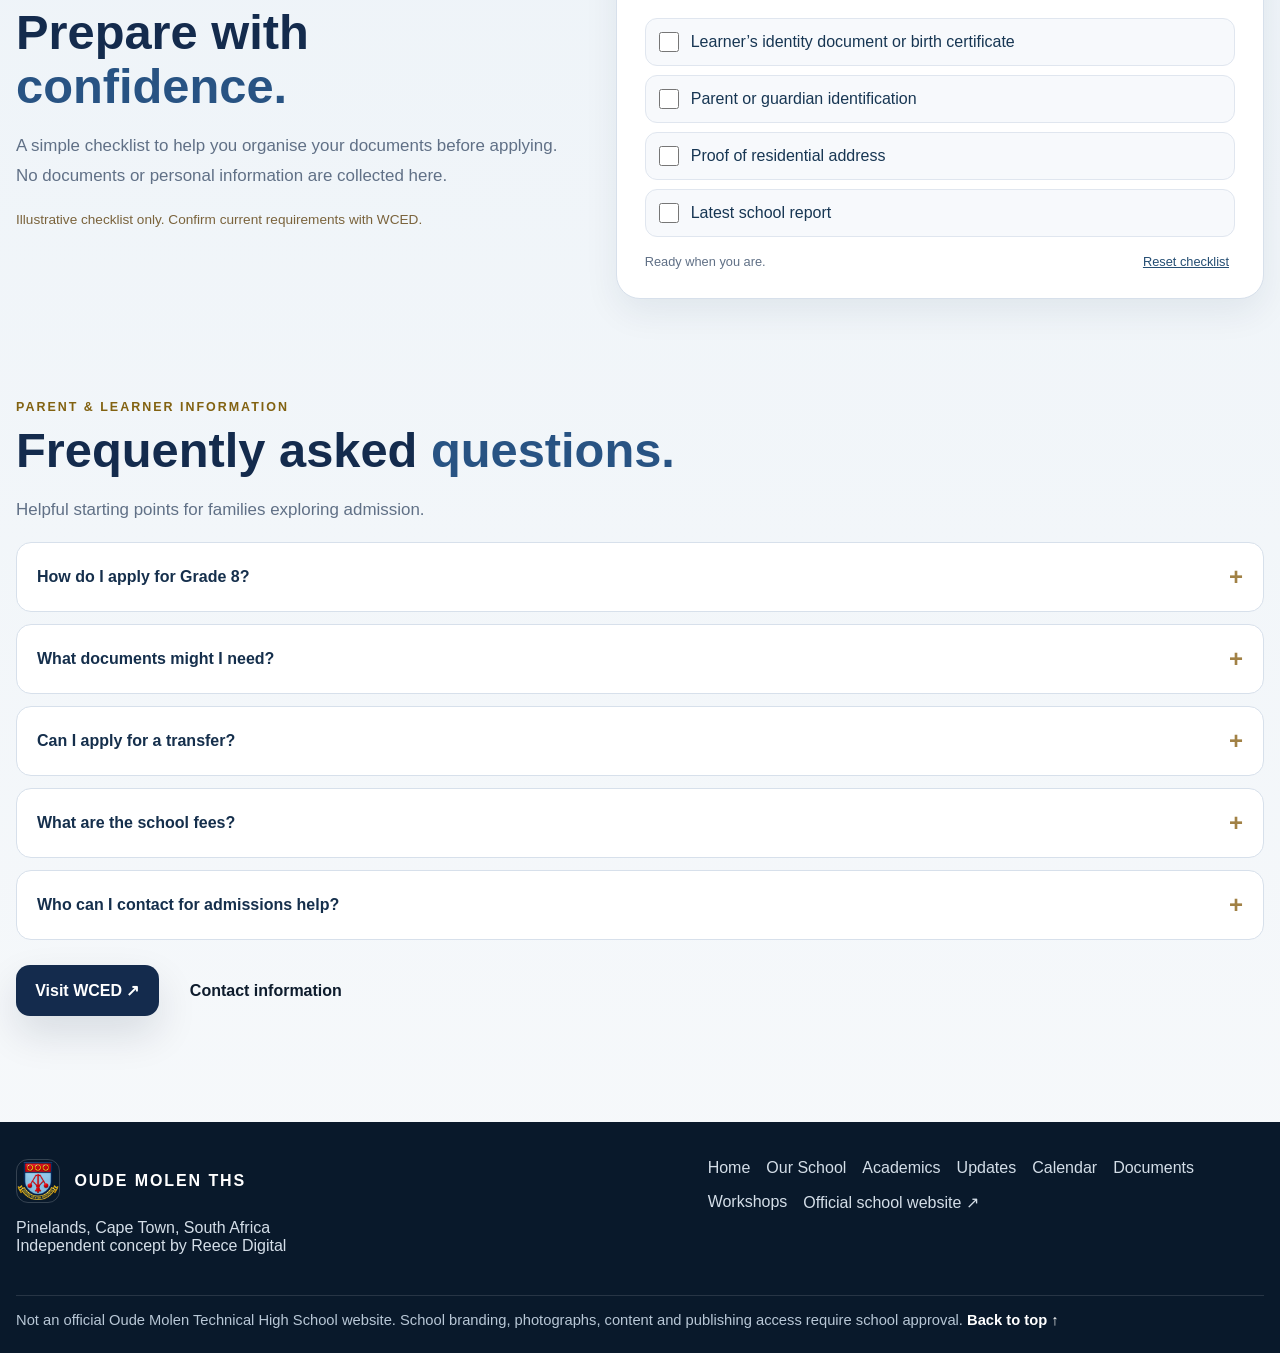
<file: admissions.html>
<!DOCTYPE html>
<html lang="en-ZA"><head><meta charset="utf-8"/><meta content="width=device-width, initial-scale=1" name="viewport"/><meta content="#11253e" name="theme-color"/><meta content="Independent website concept for Oude Molen Technical High School in Pinelands, Cape Town. Not the official school website." name="description"/><meta content="Oude Molen Technical High School — Independent Concept" property="og:title"/><meta content="An independent Reece Digital concept for Oude Molen Technical High School. Not the official school website." property="og:description"/><meta content="website" property="og:type"/><title>Admissions | Oude Molen Technical High School — Independent Concept</title><link href="assets/favicon.png" rel="icon" type="image/png"/><link href="css/site.css" rel="stylesheet"/><style>
.admission-gateway svg{width:min(390px,100%);overflow:visible}.ag-left,.ag-right{transform-box:view-box;animation:ag-door 9s ease-in-out infinite}.ag-left{transform-origin:104px 150px}.ag-right{transform-origin:236px 150px}.ag-light{animation:ag-light 9s ease-in-out infinite}@keyframes ag-door{0%,100%{transform:scaleX(1)}40%,75%{transform:scaleX(.16)}}@keyframes ag-light{0%,100%{opacity:.18}40%,75%{opacity:1}}
.ad-journey{position:relative;display:grid;grid-template-columns:repeat(3,minmax(0,1fr));gap:24px;margin:40px 0 28px;isolation:isolate}.ad-journey:before,.ad-journey:after{content:"";position:absolute;top:29px;left:16.66%;width:66.66%;height:2px;background:#cfbea0;z-index:-1}.ad-journey:after{background:linear-gradient(90deg,#aa8040,#e3c580);transform-origin:left;transform:scaleX(0)}.ad-journey.ad-visible:after{animation:ad-progress 1.2s ease forwards}@keyframes ad-progress{to{transform:scaleX(1)}}.ad-step{display:flex;align-items:center;flex-direction:column;gap:18px;min-width:0}.ad-number{display:grid;place-items:center;width:58px;height:58px;border-radius:50%;background:#173653;color:#e9ce93;border:2px solid #c9ab70;font:23px Georgia,serif;box-shadow:0 5px 15px #10294022}.ad-visible .ad-number{animation:ad-node .7s ease var(--delay) both}@keyframes ad-node{0%{box-shadow:0 0 0 0 #d5b36d00}50%{box-shadow:0 0 0 8px #d5b36d40;background:#285476}100%{box-shadow:0 5px 15px #10294022}}.ad-step-card{width:100%;flex:1;padding:28px 24px;text-align:center;border-radius:23px;border:1px solid #d5dfeb;background:linear-gradient(145deg,#fff,#f6f8fb);box-shadow:0 12px 28px #10294012;transition:transform .3s,box-shadow .3s}.ad-step-card:hover{transform:translateY(-5px);box-shadow:0 18px 30px #10294020}.ad-step-card svg{display:block;margin:0 auto 14px;width:64px;height:64px;color:#a18145}.ad-kicker{font-size:.7rem;letter-spacing:.18em;text-transform:uppercase;color:#8a6b35;font-weight:700}.ad-step-card h3{font:normal 1.8rem Georgia,serif;color:#163650;margin:8px 0 12px}.ad-step-card p{color:#52677e;line-height:1.65;margin:0}.ad-preparation{padding-top:2rem}.ad-prep-grid{display:grid;grid-template-columns:1fr 1.15fr;gap:36px;align-items:center}.ad-note{color:#7a633c;font-size:.85rem;line-height:1.6}.ad-checklist{background:white;border:1px solid #d7e0eb;border-radius:24px;padding:28px;box-shadow:0 14px 35px #10294012}.ad-check-top,.ad-check-foot{display:flex;justify-content:space-between;align-items:center;gap:12px}.ad-check-top h3{margin:0;color:#173653;font-size:1.12rem}.ad-check-top output{color:#936f32;font-weight:700;white-space:nowrap}.ad-track{height:8px;background:#e7edf4;border-radius:20px;overflow:hidden;margin:18px 0}.ad-track span{display:block;height:100%;width:0;background:linear-gradient(90deg,#aa8142,#e2c47b);transition:width .35s;border-radius:20px}.ad-checklist .ad-check-row{display:flex;align-items:center;gap:12px;font-weight:500;color:#173653;background:#f7f9fc;border:1px solid #e0e6ef;border-radius:12px;padding:13px;margin:9px 0;cursor:pointer}.ad-check-row input{width:20px;height:20px;flex:0 0 20px;accent-color:#254e73;margin:0}.ad-check-row:has(input:checked){background:#eef5ef;border-color:#c7dfce}.ad-check-row input:checked+span{text-decoration:line-through;color:#557361}.ad-check-foot{font-size:.8rem;color:#607086;margin-top:16px}.ad-check-foot button{background:none;border:0;text-decoration:underline;color:#254e73;cursor:pointer;font:inherit}.ad-faq{padding-top:1.5rem}.ad-faq details{border:1px solid #d7e0eb;background:#fff;border-radius:15px;margin:12px 0;overflow:hidden}.ad-faq summary{display:flex;align-items:center;justify-content:space-between;gap:15px;cursor:pointer;list-style:none;padding:20px;color:#152f4c;font-weight:700}.ad-faq summary::-webkit-details-marker{display:none}.ad-faq summary span:before{content:'+';font-size:1.5rem;color:#a18145}.ad-faq details[open] summary span:before{content:'−'}.ad-faq details[open] summary{background:#f8f5ec}.ad-faq details p{padding:0 20px 18px;line-height:1.7;color:#52677e}.ad-faq-actions{display:flex;gap:12px;flex-wrap:wrap;margin-top:25px}
@media(max-width:760px){.ad-journey,.ad-prep-grid{grid-template-columns:1fr}.ad-journey:before,.ad-journey:after{display:none}.ad-step{gap:10px}.ad-checklist{padding:18px}.admission-gateway svg{max-height:270px}.ad-step-card{padding:22px}.ad-check-foot{flex-wrap:wrap}}
@media(prefers-reduced-motion:reduce){.ag-left,.ag-right,.ag-light,.ad-visible .ad-number,.ad-journey.ad-visible:after{animation:none!important}.ag-left,.ag-right{transform:scaleX(.2)}.ag-light{opacity:1}.ad-journey:after{transform:scaleX(1)}.ad-track span,.ad-step-card{transition:none}}
</style></head><body data-page="admissions"><div class="disclaimer">Independent website concept by Reece Digital · Not the official Oude Molen Technical High School website</div><header class="site-header"><div class="header-inner"><a aria-label="Oude Molen Technical High School concept home" class="brand" href="index.html"><span class="brand-symbol"><img alt="Oude Molen Technical High School badge" src="assets/images/header-crest.png"/></span><span><strong>OUDE MOLEN</strong><small>TECHNICAL HIGH SCHOOL</small></span></a><button aria-controls="site-nav" aria-expanded="false" aria-label="Open navigation" class="menu-toggle" id="menu-toggle"><span></span><span></span><span></span></button><nav class="site-nav" id="site-nav"><a data-nav="index" href="index.html">Home</a><a data-nav="about" href="about.html">Our School</a><a data-nav="academics" href="academics.html">Academics</a><a data-nav="workshops" href="workshops.html">Workshops</a><a data-nav="updates" href="updates.html">Updates</a><a data-nav="calendar" href="calendar.html">Calendar</a><a data-nav="documents" href="documents.html">Documents</a><a data-nav="admissions" href="admissions.html">Admissions</a><a data-nav="gallery" href="gallery.html">Gallery</a><a data-nav="contact" href="contact.html">Contact</a><a class="staff-link" data-nav="staff-login" href="staff-login.html">Staff demo ↗</a></nav></div></header><main><section class="hero interior-hero"><div class="hero-lines"></div><div class="hero-inner"><div class="hero-copy"><span class="eyebrow hero-eyebrow">OUDE MOLEN TECHNICAL HIGH SCHOOL <span class="tiny-rule"></span> INDEPENDENT CONCEPT</span><h1>Your next chapter starts here.</h1><p>Helpful application guidance, with official WCED information one click away.</p><div class="hero-actions"><a class="btn btn-gold" href="index.html">Return home <span aria-hidden="true">↗</span></a><a class="btn btn-ghost" href="contact.html">Get in touch</a></div></div><div aria-hidden="true" class="banner-art admission-gateway"><svg viewBox="0 0 340 300"><defs><lineargradient id="ag-gold"><stop stop-color="#896535"></stop><stop offset=".46" stop-color="#f6e3b5"></stop><stop offset="1" stop-color="#b18a4d"></stop></lineargradient><lineargradient id="ag-door" x2="1" y2="1"><stop stop-color="#365d80"></stop><stop offset="1" stop-color="#0c2037"></stop></lineargradient><radialgradient id="ag-light"><stop stop-color="#fff5d5"></stop><stop offset=".45" stop-color="#e7c780" stop-opacity=".65"></stop><stop offset="1" stop-color="#e7c780" stop-opacity="0"></stop></radialgradient></defs><ellipse cx="170" cy="272" fill="#051426" opacity=".35" rx="128" ry="12"></ellipse><g class="ag-light"><circle cx="170" cy="134" fill="url(#ag-light)" r="126"></circle><path d="M160 155L71 270H269L180 155Z" fill="#e7c780" opacity=".5"></path><path d="M170 132L25 60M170 132L315 60M170 132V5M170 132H10M170 132H330" opacity=".25" stroke="#f1d69a"></path></g><path d="M98 248V105A72 72 0 0 1 242 105V248" fill="none" stroke="#08192d" stroke-width="20"></path><path d="M98 248V105A72 72 0 0 1 242 105V248" fill="none" stroke="url(#ag-gold)" stroke-width="9"></path><g class="ag-left"><path d="M104 244V106Q104 46 170 39V244Z" fill="url(#ag-door)" stroke="#d6b777" stroke-width="2"></path><path d="M116 115Q116 71 158 56V230H116Z" fill="none" stroke="#b69a62" stroke-width="1.8"></path><circle cx="158" cy="153" fill="#f0d99f" r="4"></circle></g><g class="ag-right"><path d="M236 244V106Q236 46 170 39V244Z" fill="url(#ag-door)" stroke="#d6b777" stroke-width="2"></path><path d="M224 115Q224 71 182 56V230H224Z" fill="none" stroke="#b69a62" stroke-width="1.8"></path><circle cx="182" cy="153" fill="#f0d99f" r="4"></circle></g><path d="M87 248H253M76 258H264M65 268H275" stroke="url(#ag-gold)" stroke-linecap="round" stroke-width="4"></path></svg></div></div></section><section class="section"><span class="eyebrow">FOR FUTURE LEARNERS</span><h2>Find your <em>next step.</em></h2><p class="section-lead">This is independent informational guidance, not Oude Molen Technical High's official admissions policy. For application periods and rules, follow official WCED information.</p><div class="ad-journey" id="ad-journey"><article class="ad-step" style="--delay:0ms"><span class="ad-number">01</span><div class="ad-step-card"><svg aria-hidden="true" fill="none" stroke="currentColor" stroke-linecap="round" stroke-linejoin="round" stroke-width="2" viewBox="0 0 48 48"><rect height="35" rx="4" width="30" x="9" y="7"></rect><path d="M17 17H31M17 24H31M17 31H25M30 36L42 24"></path><path d="M34 36L30 36L30 32"></path></svg><span class="ad-kicker">Apply</span><h3>Start with WCED</h3><p>Consult the Western Cape Education Department for the current school-admissions process.</p></div></article><article class="ad-step" style="--delay:250ms"><span class="ad-number">02</span><div class="ad-step-card"><svg aria-hidden="true" fill="none" stroke="currentColor" stroke-linecap="round" stroke-linejoin="round" stroke-width="2" viewBox="0 0 48 48"><path d="M5 15H20L25 20H43V40H5Z"></path><path d="M10 15V7H34V20M15 27H33M15 33H29"></path></svg><span class="ad-kicker">Prepare</span><h3>Gather your documents</h3><p>Follow the current official application instructions for identity, address and prior-school documents.</p></div></article><article class="ad-step" style="--delay:500ms"><span class="ad-number">03</span><div class="ad-step-card"><svg aria-hidden="true" fill="none" stroke="currentColor" stroke-linecap="round" stroke-linejoin="round" stroke-width="2" viewBox="0 0 48 48"><circle cx="24" cy="24" r="17"></circle><path d="M15 24L21 30L34 17"></path></svg><span class="ad-kicker">Confirm</span><h3>Contact the school</h3><p>Ask the school about admissions criteria, availability and school-specific requirements.</p></div></article></div><div class="action-bar"><a class="btn btn-primary" href="https://www.westerncape.gov.za/education" rel="noopener noreferrer" target="_blank">Visit WCED ↗</a><a class="btn btn-outline" href="contact.html">School location</a></div><div class="notice"><strong>Not an official application portal</strong><p>We do not collect learner applications or personal information in this public concept. Admission dates, requirements, school fees and available grades must be confirmed with the school.</p></div></section><section class="section ad-preparation"><div class="ad-prep-grid"><div><span class="eyebrow">BE READY FOR YOUR NEXT CHAPTER</span><h2>Prepare with <em>confidence.</em></h2><p class="section-lead">A simple checklist to help you organise your documents before applying. No documents or personal information are collected here.</p><p class="ad-note">Illustrative checklist only. Confirm current requirements with WCED.</p></div><div class="ad-checklist"><div class="ad-check-top"><h3>Application preparation</h3><output aria-live="polite" id="ad-count">0 of 4</output></div><div aria-label="Preparation progress" aria-valuemax="4" aria-valuemin="0" aria-valuenow="0" class="ad-track" role="progressbar"><span></span></div><label class="ad-check-row"><input class="ad-check" type="checkbox"/><span>Learner’s identity document or birth certificate</span></label><label class="ad-check-row"><input class="ad-check" type="checkbox"/><span>Parent or guardian identification</span></label><label class="ad-check-row"><input class="ad-check" type="checkbox"/><span>Proof of residential address</span></label><label class="ad-check-row"><input class="ad-check" type="checkbox"/><span>Latest school report</span></label><div class="ad-check-foot"><span aria-live="polite" id="ad-status">Ready when you are.</span><button id="ad-reset" type="button">Reset checklist</button></div></div></div></section><section class="section ad-faq"><span class="eyebrow">PARENT &amp; LEARNER INFORMATION</span><h2>Frequently asked <em>questions.</em></h2><p class="section-lead">Helpful starting points for families exploring admission.</p><details><summary>How do I apply for Grade 8?<span aria-hidden="true"></span></summary><p>Start with the official WCED admissions information. Confirm the relevant application period and procedure before applying.</p></details><details><summary>What documents might I need?<span aria-hidden="true"></span></summary><p>Use the preparation checklist above as a starting point. Check WCED’s current document requirements, including any alternatives that apply to your circumstances.</p></details><details><summary>Can I apply for a transfer?<span aria-hidden="true"></span></summary><p>Contact WCED and the school for guidance on the relevant grade, application procedure and availability. A place is not guaranteed.</p></details><details><summary>What are the school fees?<span aria-hidden="true"></span></summary><p>Current fees and any applicable exemption procedures have not been verified for this concept. Contact the school for official information.</p></details><details><summary>Who can I contact for admissions help?<span aria-hidden="true"></span></summary><p>Use the school contact page or official WCED channels for guidance. This independent website concept does not accept applications.</p></details><div class="ad-faq-actions"><a class="btn btn-primary" href="https://www.westerncape.gov.za/education" rel="noopener noreferrer" target="_blank">Visit WCED ↗</a><a class="btn btn-outline" href="contact.html">Contact information</a></div></section></main><footer class="site-footer"><div class="footer-inner"><div><span class="footer-brand"><img alt="Oude Molen Technical High School badge" src="assets/images/header-crest.png"/><span>OUDE MOLEN THS</span></span><p>Pinelands, Cape Town, South Africa<br/>Independent concept by Reece Digital</p></div><div class="footer-nav"><a href="index.html">Home</a><a href="about.html">Our School</a><a href="academics.html">Academics</a><a href="updates.html">Updates</a><a href="calendar.html">Calendar</a><a href="documents.html">Documents</a><a href="workshops.html">Workshops</a><a class="" href="https://www.oudemolen.org.za/" rel="noopener noreferrer" target="_blank">Official school website ↗</a></div><div class="footer-bottom">Not an official Oude Molen Technical High School website. School branding, photographs, content and publishing access require school approval. <a href="#" id="back-to-top">Back to top ↑</a></div></div></footer><script defer="" src="js/site.js"></script><script>(()=>{const journey=document.getElementById('ad-journey');if('IntersectionObserver' in window){const observer=new IntersectionObserver(entries=>{if(entries.some(e=>e.isIntersecting)){journey.classList.add('ad-visible');observer.disconnect();}},{threshold:0.15});observer.observe(journey);}else journey.classList.add('ad-visible');const checks=[...document.querySelectorAll('.ad-check')],count=document.getElementById('ad-count'),track=document.querySelector('.ad-track'),status=document.getElementById('ad-status');function update(){const n=checks.filter(c=>c.checked).length;count.textContent=n+' of '+checks.length;track.setAttribute('aria-valuenow',n);track.firstElementChild.style.width=(n/checks.length*100)+'%';status.textContent=n===checks.length?'Checklist complete. Confirm official requirements.':n===0?'Ready when you are.':'Making progress.';}checks.forEach(c=>c.addEventListener('change',update));document.getElementById('ad-reset').addEventListener('click',()=>{checks.forEach(c=>c.checked=false);update();});update();})();</script></body></html>
</file>
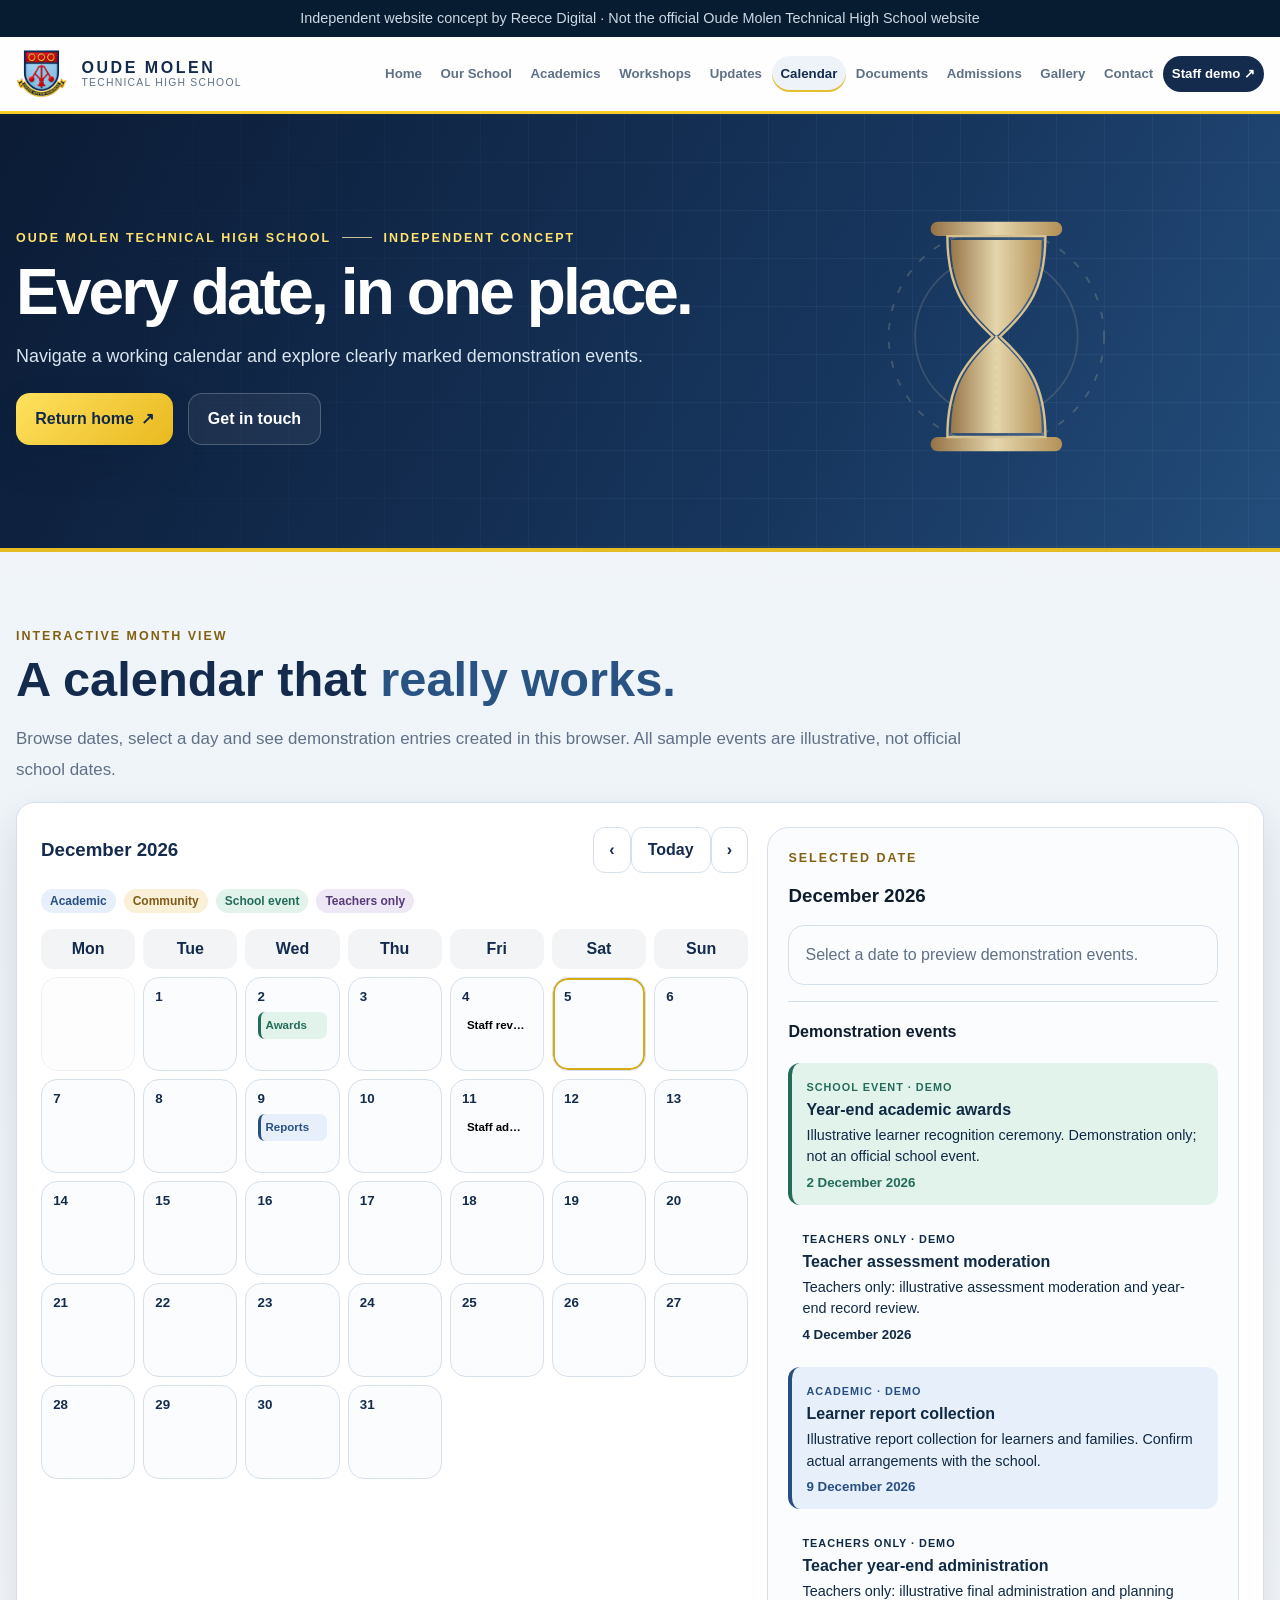
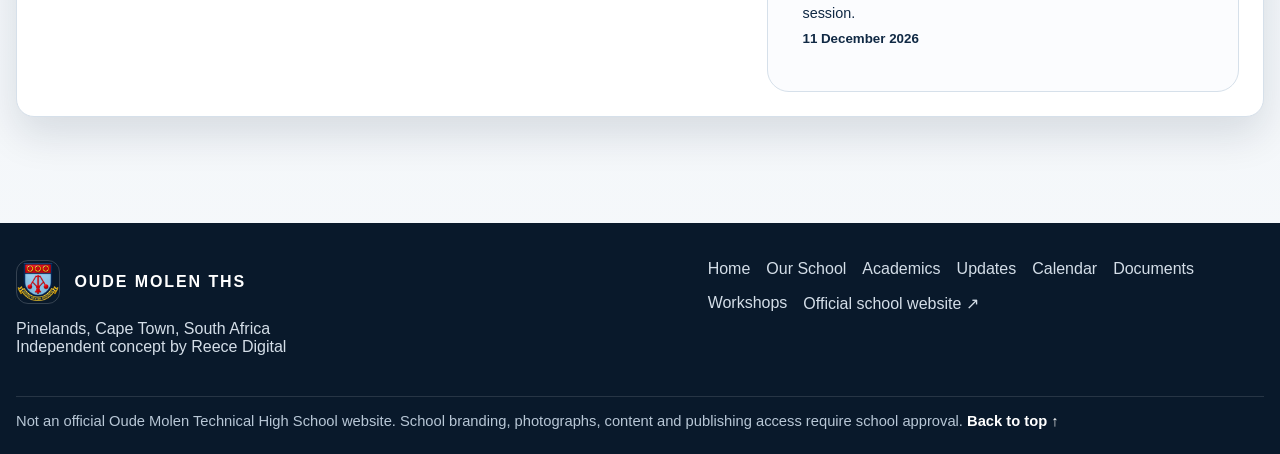
<file: calendar.html>
<!DOCTYPE html>
<html lang="en-ZA"><head><meta charset="utf-8"/><meta content="width=device-width, initial-scale=1" name="viewport"/><meta content="#11253e" name="theme-color"/><meta content="Independent website concept for Oude Molen Technical High School in Pinelands, Cape Town. Not the official school website." name="description"/><meta content="Oude Molen Technical High School — Independent Concept" property="og:title"/><meta content="An independent Reece Digital concept for Oude Molen Technical High School. Not the official school website." property="og:description"/><meta content="website" property="og:type"/><title>Calendar | Oude Molen Technical High School — Independent Concept</title><link href="assets/favicon.png" rel="icon" type="image/png"/><link href="css/site.css" rel="stylesheet"/><style>body[data-page="calendar"] .event-pill{overflow-wrap:normal;word-break:normal;white-space:nowrap;text-overflow:ellipsis;overflow:hidden}</style><style>.calendar-legend .event-staff,.event-pill.event-staff,.calendar-event-detail.event-staff{background:#eee7f6;color:#573b79;border-color:#7857a3}.calendar-event-detail.event-staff,.event-pill.event-staff{border-left:3px solid #7857a3}</style></head><body data-page="calendar"><div class="disclaimer">Independent website concept by Reece Digital · Not the official Oude Molen Technical High School website</div><header class="site-header"><div class="header-inner"><a aria-label="Oude Molen Technical High School concept home" class="brand" href="index.html"><span class="brand-symbol"><img alt="Oude Molen Technical High School badge" src="assets/images/header-crest.png"/></span><span><strong>OUDE MOLEN</strong><small>TECHNICAL HIGH SCHOOL</small></span></a><button aria-controls="site-nav" aria-expanded="false" aria-label="Open navigation" class="menu-toggle" id="menu-toggle"><span></span><span></span><span></span></button><nav class="site-nav" id="site-nav"><a data-nav="index" href="index.html">Home</a><a data-nav="about" href="about.html">Our School</a><a data-nav="academics" href="academics.html">Academics</a><a data-nav="workshops" href="workshops.html">Workshops</a><a data-nav="updates" href="updates.html">Updates</a><a data-nav="calendar" href="calendar.html">Calendar</a><a data-nav="documents" href="documents.html">Documents</a><a data-nav="admissions" href="admissions.html">Admissions</a><a data-nav="gallery" href="gallery.html">Gallery</a><a data-nav="contact" href="contact.html">Contact</a><a class="staff-link" data-nav="staff-login" href="staff-login.html">Staff demo ↗</a></nav></div></header><main><section class="hero interior-hero"><div class="hero-lines"></div><div class="hero-inner"><div class="hero-copy"><span class="eyebrow hero-eyebrow">OUDE MOLEN TECHNICAL HIGH SCHOOL <span class="tiny-rule"></span> INDEPENDENT CONCEPT</span><h1>Every date, in one place.</h1><p>Navigate a working calendar and explore clearly marked demonstration events.</p><div class="hero-actions"><a class="btn btn-gold" href="index.html">Return home <span aria-hidden="true">↗</span></a><a class="btn btn-ghost" href="contact.html">Get in touch</a></div></div><div aria-hidden="true" class="banner-art"><div class="hourglass-art"><svg class="hourglass-svg" viewBox="0 0 300 220"><defs><lineargradient id="hourglassGold" x1="0" x2="1"><stop offset="0" stop-color="#9b7644"></stop><stop offset="0.5" stop-color="#f1dfb1"></stop><stop offset="1" stop-color="#bb9556"></stop></lineargradient><lineargradient id="hourglassGlass" x1="0" x2="1"><stop offset="0" stop-color="rgba(231,242,255,.08)"></stop><stop offset="1" stop-color="rgba(231,242,255,.18)"></stop></lineargradient></defs><circle class="hourglass-orbit orbit-one" cx="150" cy="110" r="90"></circle><circle class="hourglass-orbit orbit-two" cx="150" cy="110" r="68"></circle><g class="hourglass-body"><defs><clippath id="sandUpper"><path d="M112 29H188C188 67 176 86 151 109H149C124 86 112 67 112 29Z"></path></clippath><clippath id="sandLower"><path d="M112 191H188C188 153 176 134 151 111H149C124 134 112 153 112 191Z"></path></clippath></defs><rect fill="url(#hourglassGold)" height="12" rx="6" width="110" x="95" y="14"></rect><rect fill="url(#hourglassGold)" height="12" rx="6" width="110" x="95" y="194"></rect><path d="M109 26H191C191 69 177 88 153 110C177 132 191 151 191 194H109C109 151 123 132 147 110C123 88 109 69 109 26Z" fill="url(#hourglassGlass)" stroke="#e1c995" stroke-width="2"></path><g class="sand-orientation"><g clip-path="url(#sandUpper)"><rect class="sand-drain" fill="url(#hourglassGold)" height="81" width="80" x="110" y="29"></rect></g><g clip-path="url(#sandLower)"><rect class="sand-collect" fill="url(#hourglassGold)" height="81" width="80" x="110" y="110"></rect></g><path class="hourglass-stream" d="M150 110V190" stroke="#efd8a1" stroke-dasharray="2 5" stroke-linecap="round" stroke-width="2"></path></g></g></svg></div></div></div></section><section class="section"><span class="eyebrow">INTERACTIVE MONTH VIEW</span><h2>A calendar that <em>really works.</em></h2><p class="section-lead">Browse dates, select a day and see demonstration entries created in this browser. All sample events are illustrative, not official school dates.</p><div class="calendar-shell"><div class="calendar-main"><div class="calendar-toolbar"><h3 id="month-title"></h3><div><button aria-label="Previous month" class="icon-btn" id="prev-month">‹</button><button class="small-btn" id="today-month">Today</button><button aria-label="Next month" class="icon-btn" id="next-month">›</button></div></div><div class="calendar-grid" id="calendar-grid"></div></div><aside class="calendar-aside"><span class="eyebrow">SELECTED DATE</span><h3 id="selected-date"></h3><div id="day-events"></div><hr/><h4>Demonstration events</h4><div id="upcoming-events"></div></aside></div></section></main><footer class="site-footer"><div class="footer-inner"><div><span class="footer-brand"><img alt="Oude Molen Technical High School badge" src="assets/images/header-crest.png"/><span>OUDE MOLEN THS</span></span><p>Pinelands, Cape Town, South Africa<br/>Independent concept by Reece Digital</p></div><div class="footer-nav"><a href="index.html">Home</a><a href="about.html">Our School</a><a href="academics.html">Academics</a><a href="updates.html">Updates</a><a href="calendar.html">Calendar</a><a href="documents.html">Documents</a><a href="workshops.html">Workshops</a><a class="" href="https://www.oudemolen.org.za/" rel="noopener noreferrer" target="_blank">Official school website ↗</a></div><div class="footer-bottom">Not an official Oude Molen Technical High School website. School branding, photographs, content and publishing access require school approval. <a href="#" id="back-to-top">Back to top ↑</a></div></div></footer><script defer="" src="js/site.js"></script></body></html>
</file>
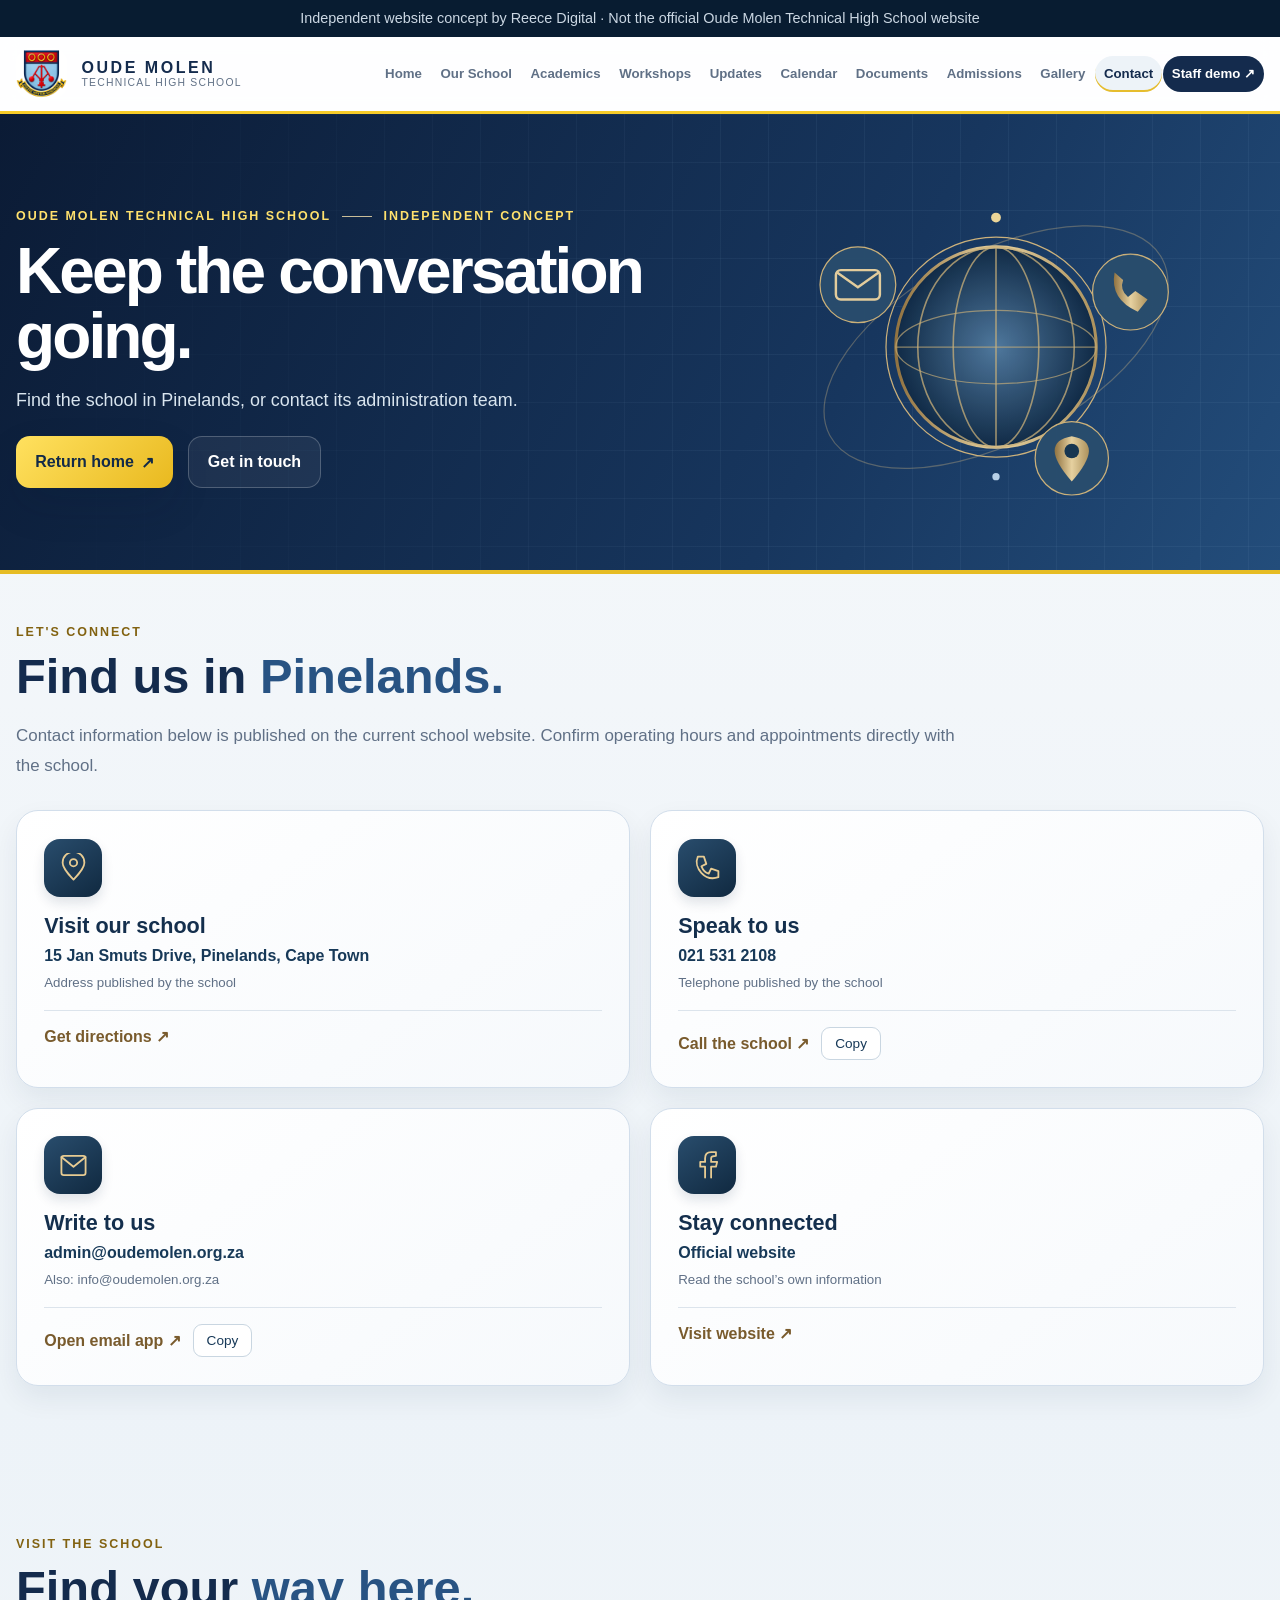
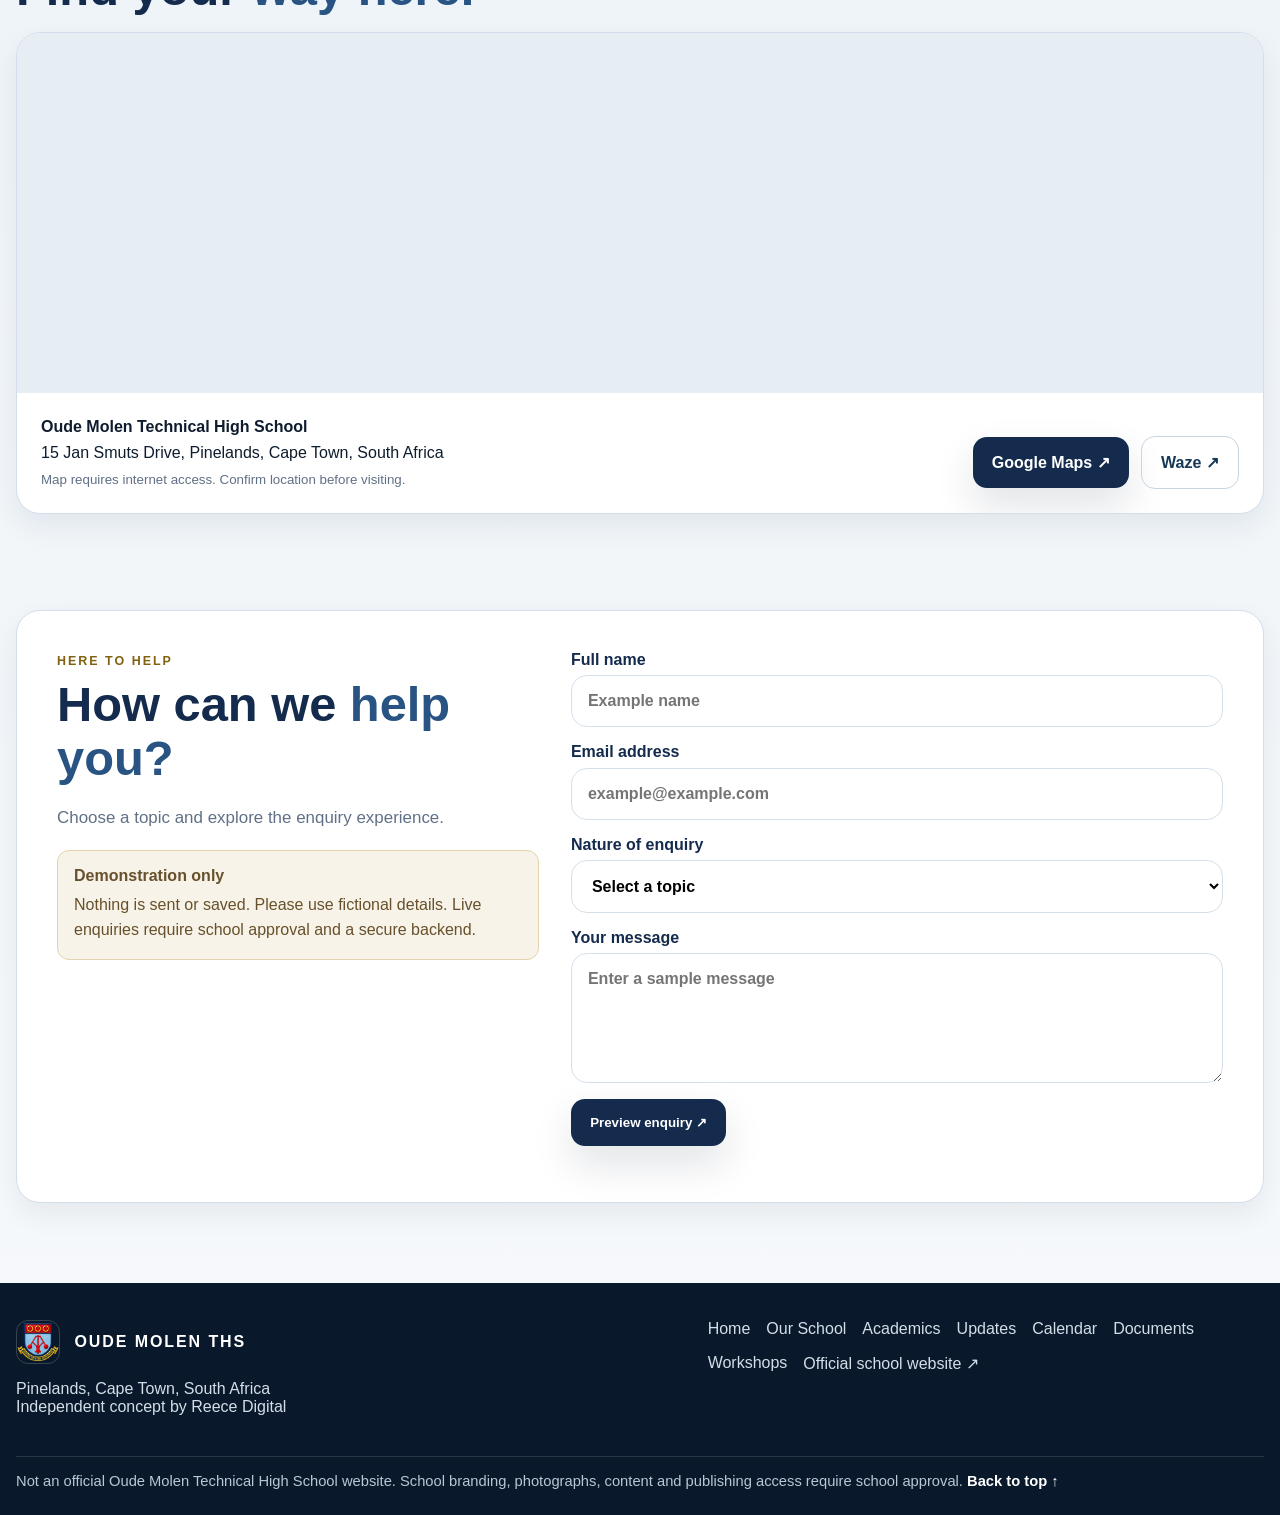
<file: contact.html>
<!DOCTYPE html>
<html lang="en-ZA"><head><meta charset="utf-8"/><meta content="width=device-width, initial-scale=1" name="viewport"/><meta content="#11253e" name="theme-color"/><meta content="Independent website concept for Oude Molen Technical High School in Pinelands, Cape Town. Not the official school website." name="description"/><meta content="Oude Molen Technical High School — Independent Concept" property="og:title"/><meta content="An independent Reece Digital concept for Oude Molen Technical High School. Not the official school website." property="og:description"/><meta content="website" property="og:type"/><title>Contact | Oude Molen Technical High School — Independent Concept</title><link href="assets/favicon.png" rel="icon" type="image/png"/><link href="css/site.css" rel="stylesheet"/><style>
body[data-page=contact] .contact-globe svg{width:min(440px,100%);overflow:visible}.cg-lines,.cg-orbit,.cg-signal{transform-origin:180px 140px}.cg-lines{animation:cgrotate 12s ease-in-out infinite}.cg-orbit{animation:cgspin 26s linear infinite}.cg-signal{animation:cgpulse 3s ease-out infinite}.cg-float{animation:cgfloat 5s ease-in-out infinite}.cg-phone{animation-duration:6s;animation-direction:reverse}.cg-pin{animation-duration:7s}@keyframes cgrotate{50%{transform:scaleX(.35)}}@keyframes cgspin{to{transform:rotate(360deg)}}@keyframes cgpulse{0%{transform:scale(.8);opacity:.55}100%{transform:scale(1.5);opacity:0}}@keyframes cgfloat{50%{transform:translateY(-9px)}}
.ct-section{padding-block:3rem}.ct-section .eyebrow{color:#92703a}.ct-grid{display:grid;grid-template-columns:repeat(2,minmax(0,1fr));gap:1.25rem;margin-top:1.8rem}.ct-card{position:relative;overflow:hidden;background:linear-gradient(145deg,#fff,#f6f9fc);border:1px solid #d2deeb;border-radius:22px;padding:1.7rem;box-shadow:0 12px 28px #10294412;transition:transform .35s,box-shadow .35s;min-width:0}.ct-card::after{content:"";position:absolute;inset:0;pointer-events:none;background:linear-gradient(110deg,transparent 30%,#d9b56a25 50%,transparent 70%);transform:translateX(-110%);transition:transform .8s}.ct-card:hover::after{transform:translateX(110%)}.ct-card:hover{transform:translateY(-5px);box-shadow:0 22px 35px #10294420}.ct-card h3{color:#142f4d;font-size:1.35rem;margin:1rem 0 .5rem}.ct-detail{color:#173958;font-weight:650;overflow-wrap:anywhere;margin:.5rem 0}.ct-card small,.ct-map small{color:#607086}.ct-icon{display:grid;place-items:center;width:58px;height:58px;border-radius:16px;background:linear-gradient(145deg,#294d6d,#102940);color:#e7cb92;box-shadow:0 6px 12px #10294420}.ct-icon svg{width:29px;height:29px;transform-origin:center}.ct-icon-0 svg{animation:cgfloat 4s ease-in-out infinite}.ct-icon-1 svg{animation:ct-ring 5s ease-in-out infinite}.ct-icon-2 svg{animation:ct-mail 5s ease-in-out infinite}.ct-icon-3 svg{animation:ct-shine 4s ease-in-out infinite}@keyframes ct-ring{0%,65%,100%{transform:rotate(0)}72%,88%{transform:rotate(-12deg)}80%,95%{transform:rotate(12deg)}}@keyframes ct-mail{50%{transform:translateY(-3px) scale(1.1)}}@keyframes ct-shine{50%{filter:drop-shadow(0 0 6px #f6db9a)}}.ct-actions{display:flex;flex-wrap:wrap;gap:.75rem;align-items:center;margin-top:1.2rem}.ct-card .ct-actions{border-top:1px solid #dce4ec;padding-top:1rem}.ct-card a{color:#795b2d;font-weight:700}.ct-copy{border:1px solid #c9d6e1;background:white;color:#173958;border-radius:9px;padding:.5rem .8rem;cursor:pointer;font:inherit;font-size:.85rem}.ct-status{min-height:1.3em;color:#385978}.ct-map{border:1px solid #d2deeb;border-radius:24px;overflow:hidden;background:#fff;box-shadow:0 12px 28px #10294412}.ct-map iframe{width:100%;height:360px;border:0;display:block;background:#e6edf3}.ct-map-caption{padding:1.5rem;display:flex;align-items:center;justify-content:space-between;gap:1rem;flex-wrap:wrap}.ct-map-caption p{margin:.5rem 0}.ct-outline{border:1px solid #c8d4e0;color:#173958}.ct-form-shell{display:grid;grid-template-columns: .85fr 1.15fr;gap:2rem;background:#fff;border:1px solid #d2deeb;border-radius:24px;padding:clamp(1.2rem,4vw,2.5rem);box-shadow:0 12px 28px #10294412}.ct-demo-note{padding:1rem;background:#f8f3e8;border:1px solid #e2d2ad;border-radius:12px;color:#67502b}.ct-demo-note p{line-height:1.55;margin:.5rem 0 0}.ct-form-shell form{min-width:0}.ct-form-shell label{display:block;margin:0 0 1rem}.ct-form-shell input,.ct-form-shell select,.ct-form-shell textarea{display:block;margin:.4rem 0 0;width:100%}.ct-form-shell button{cursor:pointer}.ct-form-shell #ct-form-status{color:#315c50;line-height:1.6}.ct-reveal .ct-card{opacity:0;transform:translateY(16px)}.ct-reveal.ct-visible .ct-card{opacity:1;transform:none;transition:opacity .6s,transform .6s,box-shadow .35s;transition-delay:calc(var(--i)*100ms)}.ct-reveal.ct-visible .ct-card:hover{transform:translateY(-5px);transition-delay:0s}@media(max-width:760px){.ct-grid,.ct-form-shell{grid-template-columns:1fr}.ct-section{padding-block:2rem}.ct-map iframe{height:270px}}@media(prefers-reduced-motion:reduce){.contact-globe svg *,.ct-icon svg{animation:none!important}.ct-reveal .ct-card{opacity:1;transform:none;transition:none}}
</style></head><body data-page="contact"><div class="disclaimer">Independent website concept by Reece Digital · Not the official Oude Molen Technical High School website</div><header class="site-header"><div class="header-inner"><a aria-label="Oude Molen Technical High School concept home" class="brand" href="index.html"><span class="brand-symbol"><img alt="Oude Molen Technical High School badge" src="assets/images/header-crest.png"/></span><span><strong>OUDE MOLEN</strong><small>TECHNICAL HIGH SCHOOL</small></span></a><button aria-controls="site-nav" aria-expanded="false" aria-label="Open navigation" class="menu-toggle" id="menu-toggle"><span></span><span></span><span></span></button><nav class="site-nav" id="site-nav"><a data-nav="index" href="index.html">Home</a><a data-nav="about" href="about.html">Our School</a><a data-nav="academics" href="academics.html">Academics</a><a data-nav="workshops" href="workshops.html">Workshops</a><a data-nav="updates" href="updates.html">Updates</a><a data-nav="calendar" href="calendar.html">Calendar</a><a data-nav="documents" href="documents.html">Documents</a><a data-nav="admissions" href="admissions.html">Admissions</a><a data-nav="gallery" href="gallery.html">Gallery</a><a data-nav="contact" href="contact.html">Contact</a><a class="staff-link" data-nav="staff-login" href="staff-login.html">Staff demo ↗</a></nav></div></header><main><section class="hero interior-hero"><div class="hero-lines"></div><div class="hero-inner"><div class="hero-copy"><span class="eyebrow hero-eyebrow">OUDE MOLEN TECHNICAL HIGH SCHOOL <span class="tiny-rule"></span> INDEPENDENT CONCEPT</span><h1>Keep the conversation going.</h1><p>Find the school in Pinelands, or contact its administration team.</p><div class="hero-actions"><a class="btn btn-gold" href="index.html">Return home <span aria-hidden="true">↗</span></a><a class="btn btn-ghost" href="#enquiry">Get in touch</a></div></div><div aria-hidden="true" class="banner-art contact-globe"><svg viewBox="0 0 360 280"><defs><radialgradient id="cg"><stop stop-color="#527ba0"></stop><stop offset="1" stop-color="#102a45"></stop></radialgradient><lineargradient id="cm"><stop stop-color="#98763f"></stop><stop offset=".5" stop-color="#f1d9a3"></stop><stop offset="1" stop-color="#b5975d"></stop></lineargradient></defs><circle class="cg-signal" cx="180" cy="140" fill="none" r="90" stroke="#d6b87d"></circle><ellipse cx="180" cy="140" fill="none" opacity=".35" rx="154" ry="77" stroke="#d9bd85" transform="rotate(-28 180 140)"></ellipse><circle cx="180" cy="140" fill="url(#cg)" r="82" stroke="url(#cm)" stroke-width="2.5"></circle><g class="cg-lines" fill="none" opacity=".75" stroke="#d4b77b" stroke-width="1.3"><ellipse cx="180" cy="140" rx="35" ry="82"></ellipse><ellipse cx="180" cy="140" rx="64" ry="82"></ellipse><path d="M180 58V222"></path></g><g fill="none" opacity=".65" stroke="#d4b77b"><ellipse cx="180" cy="140" rx="82" ry="30"></ellipse><path d="M98 140H262"></path></g><g class="cg-orbit"><circle cx="180" cy="34" fill="#f8df9b" r="4"></circle><circle cx="180" cy="246" fill="#c1d9ef" r="3"></circle></g><g class="cg-float"><circle cx="67" cy="89" fill="#294d6d" r="31" stroke="#d5b77b"></circle><rect fill="none" height="24" rx="4" stroke="#eed5a0" stroke-width="2" width="36" x="49" y="77"></rect><path d="M50 79L67 91L84 79" fill="none" stroke="#eed5a0" stroke-width="2"></path></g><g class="cg-float cg-phone"><circle cx="290" cy="95" fill="#294d6d" r="31" stroke="#d5b77b"></circle><path d="M277 79Q273 101 296 111L304 101L294 94L288 99Q281 93 284 85Z" fill="url(#cm)"></path></g><g class="cg-float cg-pin"><circle cx="242" cy="231" fill="#294d6d" r="30" stroke="#d5b77b"></circle><path d="M242 250Q214 218 242 213Q270 218 242 250Z" fill="url(#cm)"></path><circle cx="242" cy="225" fill="#173650" r="6"></circle></g></svg></div></div></section><section class="section ct-section"><span class="eyebrow">LET'S CONNECT</span><h2>Find us in <em>Pinelands.</em></h2><p class="section-lead">Contact information below is published on the current school website. Confirm operating hours and appointments directly with the school.</p><div class="ct-grid"><article class="ct-card" style="--i:0"><div class="ct-icon ct-icon-0"><svg aria-hidden="true" fill="none" stroke="currentColor" stroke-linecap="round" stroke-linejoin="round" stroke-width="1.5" viewBox="0 0 24 24"><path d="M12 22S3 13 3 8a9 9 0 0 1 18 0c0 5-9 14-9 14Z"></path><circle cx="12" cy="8" r="3"></circle></svg></div><h3>Visit our school</h3><p class="ct-detail">15 Jan Smuts Drive, Pinelands, Cape Town</p><small>Address published by the school</small><div class="ct-actions"><a href="https://www.google.com/maps/search/?api=1&amp;query=Oude%20Molen%20Technical%20High%20School%2C%2015%20Jan%20Smuts%20Drive%2C%20Pinelands%2C%20Cape%20Town%2C%20South%20Africa" rel="noopener noreferrer" target="_blank">Get directions ↗</a></div></article><article class="ct-card" style="--i:1"><div class="ct-icon ct-icon-1"><svg aria-hidden="true" fill="none" stroke="currentColor" stroke-linecap="round" stroke-linejoin="round" stroke-width="1.5" viewBox="0 0 24 24"><path d="M4 3h5l2 6-4 2q2 5 6 6l2-4 6 2v5C10 24 0 12 4 3Z"></path></svg></div><h3>Speak to us</h3><p class="ct-detail">021 531 2108</p><small>Telephone published by the school</small><div class="ct-actions"><a href="tel:+27215312108">Call the school ↗</a><button class="ct-copy" data-copy="021 531 2108" type="button">Copy</button></div></article><article class="ct-card" style="--i:2"><div class="ct-icon ct-icon-2"><svg aria-hidden="true" fill="none" stroke="currentColor" stroke-linecap="round" stroke-linejoin="round" stroke-width="1.5" viewBox="0 0 24 24"><rect height="16" rx="2" width="20" x="2" y="4"></rect><path d="m2 5 10 8 10-8"></path></svg></div><h3>Write to us</h3><p class="ct-detail">admin@oudemolen.org.za</p><small>Also: info@oudemolen.org.za</small><div class="ct-actions"><a href="mailto:admin@oudemolen.org.za">Open email app ↗</a><button class="ct-copy" data-copy="admin@oudemolen.org.za" type="button">Copy</button></div></article><article class="ct-card" style="--i:3"><div class="ct-icon ct-icon-3"><svg aria-hidden="true" fill="none" stroke="currentColor" stroke-linecap="round" stroke-linejoin="round" stroke-width="1.5" viewBox="0 0 24 24"><path d="M15 22V13h4l1-4h-5V6q0-2 4-2V1h-4q-5 0-5 5v3H6v4h4v9"></path></svg></div><h3>Stay connected</h3><p class="ct-detail">Official website</p><small>Read the school’s own information</small><div class="ct-actions"><a href="https://www.oudemolen.org.za/" rel="noopener noreferrer" target="_blank">Visit website ↗</a></div></article></div><p class="ct-status" id="ct-copy-status" role="status"></p></section><section class="section ct-section ct-location"><span class="eyebrow">VISIT THE SCHOOL</span><h2>Find your <em>way here.</em></h2><div class="ct-map"><iframe allowfullscreen="" loading="lazy" referrerpolicy="no-referrer-when-downgrade" src="https://maps.google.com/maps?q=Oude%20Molen%20Technical%20High%20School%2C%2015%20Jan%20Smuts%20Drive%2C%20Pinelands%2C%20Cape%20Town%2C%20South%20Africa&amp;output=embed" title="Google Maps — Oude Molen Technical High School location"></iframe><div class="ct-map-caption"><div><strong>Oude Molen Technical High School</strong><p>15 Jan Smuts Drive, Pinelands, Cape Town, South Africa</p><small>Map requires internet access. Confirm location before visiting.</small></div><div class="ct-actions"><a class="btn btn-primary" href="https://www.google.com/maps/search/?api=1&amp;query=Oude%20Molen%20Technical%20High%20School%2C%2015%20Jan%20Smuts%20Drive%2C%20Pinelands%2C%20Cape%20Town%2C%20South%20Africa" rel="noopener noreferrer" target="_blank">Google Maps ↗</a><a class="btn ct-outline" href="https://www.waze.com/ul?q=Oude%20Molen%20Technical%20High%20School%2C%2015%20Jan%20Smuts%20Drive%2C%20Pinelands%2C%20Cape%20Town%2C%20South%20Africa&amp;navigate=yes" rel="noopener noreferrer" target="_blank">Waze ↗</a></div></div></div></section><section class="section ct-section" id="enquiry"><div class="ct-form-shell"><div><span class="eyebrow">HERE TO HELP</span><h2>How can we <em>help you?</em></h2><p class="section-lead">Choose a topic and explore the enquiry experience.</p><div class="ct-demo-note"><strong>Demonstration only</strong><p>Nothing is sent or saved. Please use fictional details. Live enquiries require school approval and a secure backend.</p></div></div><form id="ct-form"><label>Full name<input autocomplete="off" name="name" placeholder="Example name" required=""/></label><label>Email address<input autocomplete="off" name="email" placeholder="example@example.com" required="" type="email"/></label><label>Nature of enquiry<select name="topic" required=""><option value="">Select a topic</option><option>Admissions</option><option>Academic enquiries</option><option>General enquiries</option><option>School fees</option><option>Alumni relations</option></select></label><label>Your message<textarea name="message" placeholder="Enter a sample message" required="" rows="4"></textarea></label><button class="btn btn-primary" type="submit">Preview enquiry ↗</button><p id="ct-form-status" role="status"></p></form></div></section></main><footer class="site-footer"><div class="footer-inner"><div><span class="footer-brand"><img alt="Oude Molen Technical High School badge" src="assets/images/header-crest.png"/><span>OUDE MOLEN THS</span></span><p>Pinelands, Cape Town, South Africa<br/>Independent concept by Reece Digital</p></div><div class="footer-nav"><a href="index.html">Home</a><a href="about.html">Our School</a><a href="academics.html">Academics</a><a href="updates.html">Updates</a><a href="calendar.html">Calendar</a><a href="documents.html">Documents</a><a href="workshops.html">Workshops</a><a class="" href="https://www.oudemolen.org.za/" rel="noopener noreferrer" target="_blank">Official school website ↗</a></div><div class="footer-bottom">Not an official Oude Molen Technical High School website. School branding, photographs, content and publishing access require school approval. <a href="#" id="back-to-top">Back to top ↑</a></div></div></footer><script defer="" src="js/site.js"></script><script>(()=>{const grid=document.querySelector('.ct-grid');if(grid && 'IntersectionObserver' in window && !matchMedia('(prefers-reduced-motion: reduce)').matches){grid.classList.add('ct-reveal');const observer=new IntersectionObserver(entries=>{if(entries.some(e=>e.isIntersecting)){grid.classList.add('ct-visible');observer.disconnect();}},{threshold:.12});observer.observe(grid);}document.querySelectorAll('.ct-copy').forEach(b=>b.addEventListener('click',async()=>{const value=b.dataset.copy;const status=document.getElementById('ct-copy-status');try{await navigator.clipboard.writeText(value);}catch(e){const t=document.createElement('textarea');t.value=value;t.style.position='fixed';t.style.opacity='0';document.body.appendChild(t);t.select();let ok=false;try{ok=document.execCommand('copy');}catch(e){}t.remove();if(!ok){status.textContent='Copy unavailable. Select and copy: '+value;return;}}status.textContent='Copied: '+value;}));const f=document.getElementById('ct-form');f.addEventListener('submit',e=>{e.preventDefault();document.getElementById('ct-form-status').textContent='Demo preview complete. No message has been sent or stored.';});})();</script></body></html>
</file>
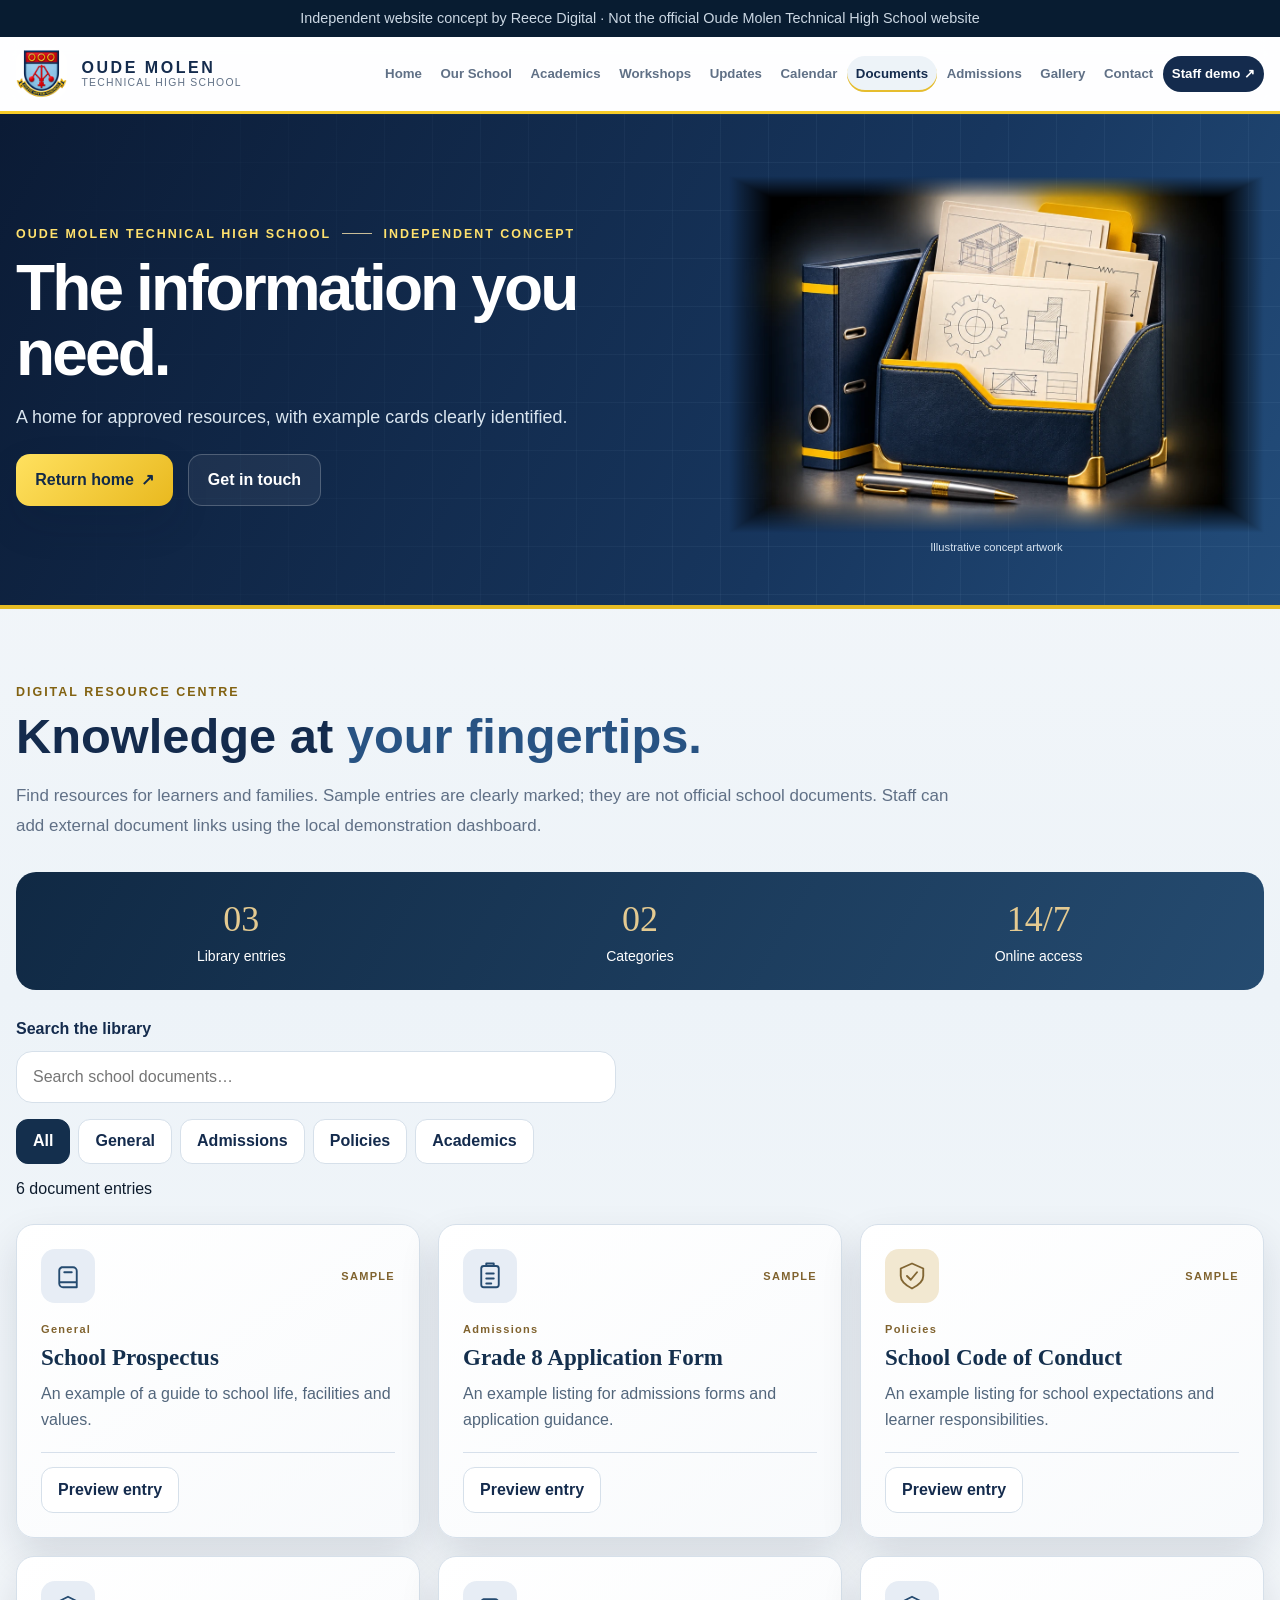
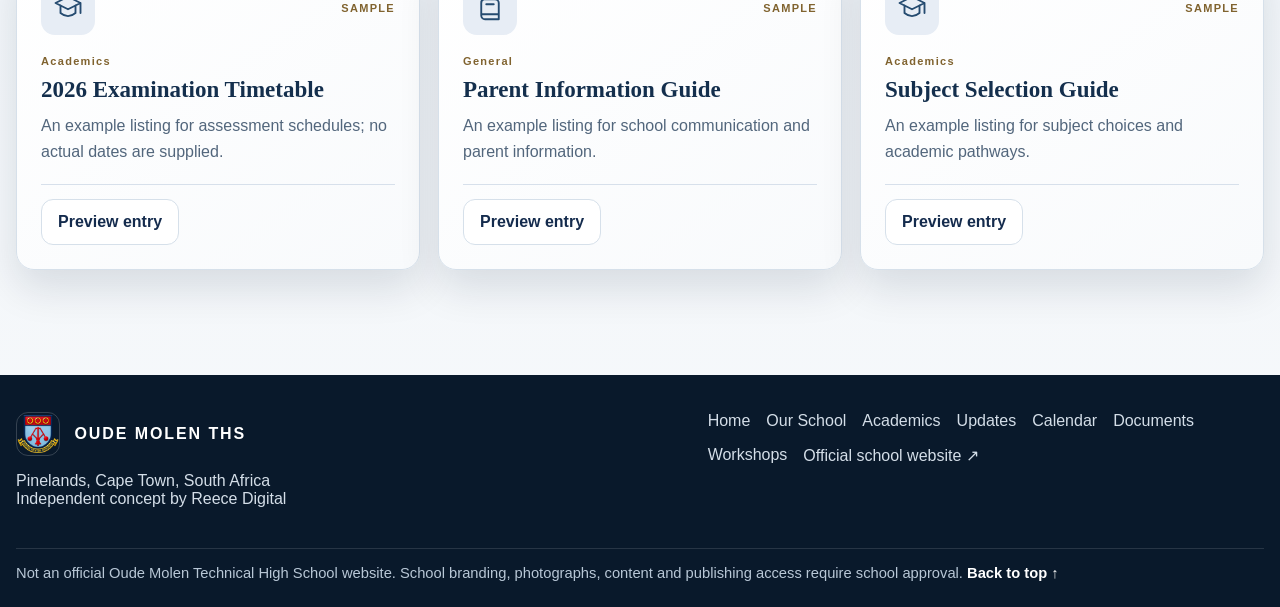
<file: documents.html>
<!DOCTYPE html>
<html lang="en-ZA"><head><meta charset="utf-8"/><meta content="width=device-width, initial-scale=1" name="viewport"/><meta content="#11253e" name="theme-color"/><meta content="Independent website concept for Oude Molen Technical High School in Pinelands, Cape Town. Not the official school website." name="description"/><meta content="Oude Molen Technical High School — Independent Concept" property="og:title"/><meta content="An independent Reece Digital concept for Oude Molen Technical High School. Not the official school website." property="og:description"/><meta content="website" property="og:type"/><title>Documents | Oude Molen Technical High School — Independent Concept</title><link href="assets/favicon.png" rel="icon" type="image/png"/><link href="css/site.css" rel="stylesheet"/><style>body[data-page="documents"] .om-doc-real{min-width:0;flex-direction:column;gap:8px}body[data-page="documents"] .om-doc-real img{display:block;width:100%;max-width:550px;height:auto;object-fit:contain;animation:omDocFloat 10s ease-in-out infinite}body[data-page="documents"] .om-doc-real small{color:#d5e2ef;font-size:.7rem}@keyframes omDocFloat{0%,100%{transform:translateY(0)}50%{transform:translateY(-4px)}}@media(max-width:760px){body[data-page="documents"] .om-doc-real{min-height:0}}@media(prefers-reduced-motion:reduce){body[data-page="documents"] .om-doc-real img{animation:none}}</style></head><body data-page="documents"><div class="disclaimer">Independent website concept by Reece Digital · Not the official Oude Molen Technical High School website</div><header class="site-header"><div class="header-inner"><a aria-label="Oude Molen Technical High School concept home" class="brand" href="index.html"><span class="brand-symbol"><img alt="Oude Molen Technical High School badge" src="assets/images/header-crest.png"/></span><span><strong>OUDE MOLEN</strong><small>TECHNICAL HIGH SCHOOL</small></span></a><button aria-controls="site-nav" aria-expanded="false" aria-label="Open navigation" class="menu-toggle" id="menu-toggle"><span></span><span></span><span></span></button><nav class="site-nav" id="site-nav"><a data-nav="index" href="index.html">Home</a><a data-nav="about" href="about.html">Our School</a><a data-nav="academics" href="academics.html">Academics</a><a data-nav="workshops" href="workshops.html">Workshops</a><a data-nav="updates" href="updates.html">Updates</a><a data-nav="calendar" href="calendar.html">Calendar</a><a data-nav="documents" href="documents.html">Documents</a><a data-nav="admissions" href="admissions.html">Admissions</a><a data-nav="gallery" href="gallery.html">Gallery</a><a data-nav="contact" href="contact.html">Contact</a><a class="staff-link" data-nav="staff-login" href="staff-login.html">Staff demo ↗</a></nav></div></header><main><section class="hero interior-hero"><div class="hero-lines"></div><div class="hero-inner"><div class="hero-copy"><span class="eyebrow hero-eyebrow">OUDE MOLEN TECHNICAL HIGH SCHOOL <span class="tiny-rule"></span> INDEPENDENT CONCEPT</span><h1>The information you need.</h1><p>A home for approved resources, with example cards clearly identified.</p><div class="hero-actions"><a class="btn btn-gold" href="index.html">Return home <span aria-hidden="true">↗</span></a><a class="btn btn-ghost" href="contact.html">Get in touch</a></div></div><div class="banner-art om-doc-real"><img src="assets/images/resource-library.webp" alt="Illustrative technical document organiser, binder and engineering drawings" width="1200" height="800"/><small>Illustrative concept artwork</small></div></div></section><section class="section resource-centre"><span class="eyebrow">DIGITAL RESOURCE CENTRE</span><h2>Knowledge at <em>your fingertips.</em></h2><p class="section-lead">Find resources for learners and families. Sample entries are clearly marked; they are not official school documents. Staff can add external document links using the local demonstration dashboard.</p><div class="resource-stats"><div><strong id="doc-count">06</strong><span>Library entries</span></div><div><strong>04</strong><span>Categories</span></div><div><strong>24/7</strong><span>Online access</span></div></div><div class="resource-tools"><label for="doc-search">Search the library</label><input id="doc-search" placeholder="Search school documents…" type="search"/><div aria-label="Filter documents" class="resource-filters" id="doc-filters"></div><p id="doc-results" role="status"></p></div><div class="doc-grid resource-grid" id="documents-list"></div><dialog id="doc-preview"><button class="small-btn" id="doc-close" type="button">Close ×</button><h3 id="doc-preview-title"></h3><p id="doc-preview-text"></p><a hidden="" id="doc-preview-link" rel="noopener noreferrer" target="_blank">Open external document ↗</a><iframe hidden="" id="doc-frame" title="External PDF preview"></iframe></dialog></section></main><footer class="site-footer"><div class="footer-inner"><div><span class="footer-brand"><img alt="Oude Molen Technical High School badge" src="assets/images/header-crest.png"/><span>OUDE MOLEN THS</span></span><p>Pinelands, Cape Town, South Africa<br/>Independent concept by Reece Digital</p></div><div class="footer-nav"><a href="index.html">Home</a><a href="about.html">Our School</a><a href="academics.html">Academics</a><a href="updates.html">Updates</a><a href="calendar.html">Calendar</a><a href="documents.html">Documents</a><a href="workshops.html">Workshops</a><a class="" href="https://www.oudemolen.org.za/" rel="noopener noreferrer" target="_blank">Official school website ↗</a></div><div class="footer-bottom">Not an official Oude Molen Technical High School website. School branding, photographs, content and publishing access require school approval. <a href="#" id="back-to-top">Back to top ↑</a></div></div></footer><script defer="" src="js/site.js"></script></body></html>
</file>
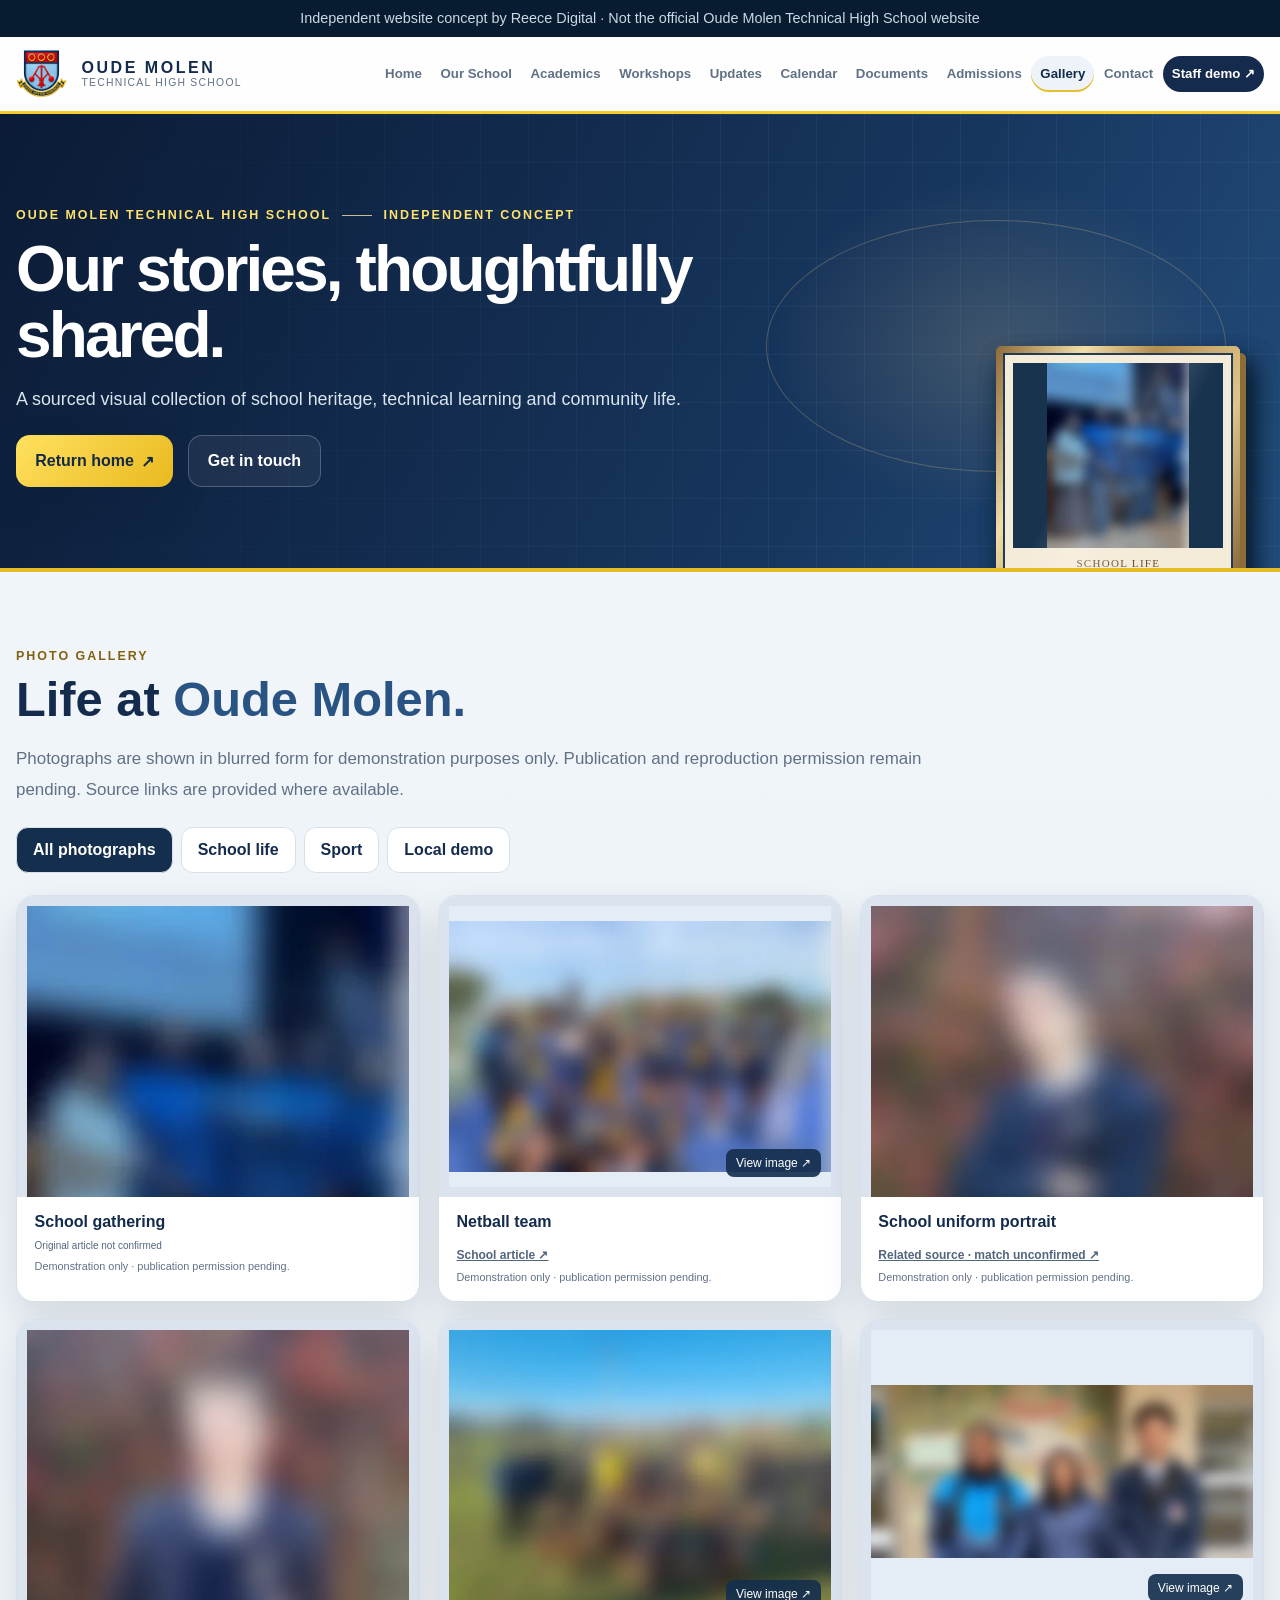
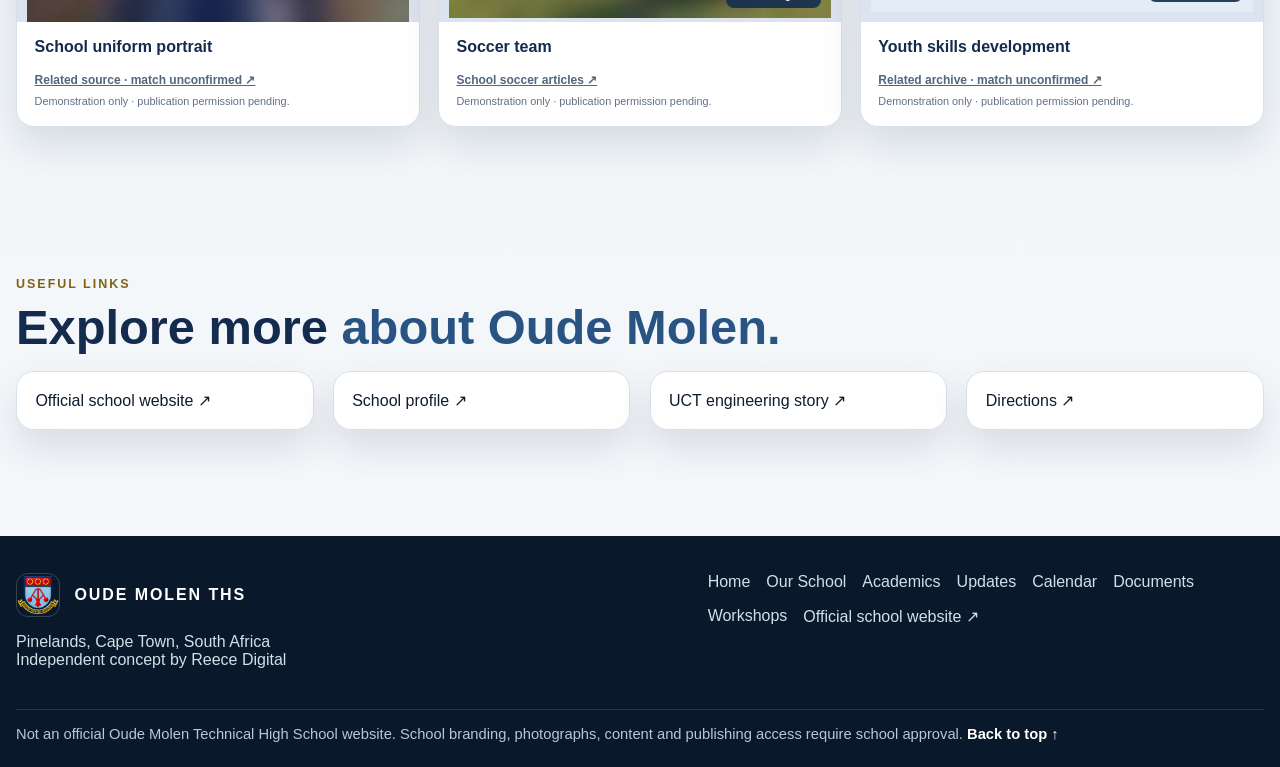
<file: gallery.html>
<!DOCTYPE html>

<html lang="en-ZA"><head><meta charset="utf-8"/><meta content="width=device-width, initial-scale=1" name="viewport"/><meta content="#11253e" name="theme-color"/><meta content="Independent website concept for Oude Molen Technical High School in Pinelands, Cape Town. Not the official school website." name="description"/><meta content="Oude Molen Technical High School — Independent Concept" property="og:title"/><meta content="An independent Reece Digital concept for Oude Molen Technical High School. Not the official school website." property="og:description"/><meta content="website" property="og:type"/><title>Gallery | Oude Molen Technical High School — Independent Concept</title><link href="assets/favicon.png" rel="icon" type="image/png"/><link href="css/site.css" rel="stylesheet"/><style>.feature-hero-svg{width:min(430px,96%)!important;max-height:340px;overflow:visible;filter:drop-shadow(0 12px 12px #07182a66)}.fh-float{animation:fhFloat 7s ease-in-out infinite}.fh-orbit{transform-origin:180px 145px;animation:fhOrbit 32s linear infinite}.fh-glow{animation:fhGlow 6s ease-in-out infinite}@keyframes fhFloat{50%{transform:translateY(-8px)}}@keyframes fhOrbit{to{transform:rotate(360deg)}}@keyframes fhGlow{50%{opacity:.35}}@media(max-width:760px){.feature-hero-svg{max-height:260px}}@media(prefers-reduced-motion:reduce){.feature-hero-svg *{animation:none!important}}</style><style>.fh-reveal{animation:fhReveal .7s ease-out both}@keyframes fhReveal{from{opacity:0;translate:0 15px}to{opacity:1;translate:0 0}}.link-card .fh-link-icon{width:32px;height:32px;color:#a68549;animation:fhFloat 5s ease-in-out infinite}.link-card:hover{transform:translateY(-4px);transition:transform .3s}.fh-reveal[hidden]{display:none!important}@media(prefers-reduced-motion:reduce){.fh-reveal,.fh-link-icon{animation:none!important}}</style><style>.fh-exhibition{position:relative;width:min(460px,100%);height:340px;isolation:isolate;perspective:900px}.fh-gallery-halo{position:absolute;inset:0;background:radial-gradient(ellipse,#e4c58a30,transparent 69%)}.fh-gallery-orbit{position:absolute;inset:13% 0;border:1px solid #e4c58a45;border-radius:50%;animation:fhGalleryOrbit 32s linear infinite}.fh-frame{position:absolute;left:50%;top:50%;width:53%;margin:0;padding:7px;background:linear-gradient(115deg,#8e6b38,#f1dda8 25%,#b28d50 45%,#e0c48a 75%,#826033);border-radius:6px;box-shadow:6px 7px 0 #8b6d39,10px 17px 25px #06172899;animation:fhExhibit 24s ease-in-out infinite;transform-origin:center}.fh-frame-0{animation-delay:-8s}.fh-frame-1{animation-delay:0s}.fh-frame-2{animation-delay:-16s}.fh-frame-mat{position:relative;padding:8px;background:#f4ebd8;border:2px solid #203b53;overflow:hidden}.fh-frame img{width:100%;height:185px;object-fit:contain;background:#18334e}.fh-frame figcaption{text-align:center;color:#69512f;font:11px Georgia,serif;letter-spacing:1.3px;padding:9px 0 3px}.fh-frame-mat:after{content:"";position:absolute;inset:0;pointer-events:none;background:linear-gradient(115deg,transparent 35%,#ffffff30 49%,transparent 65%);animation:fhGlass 7s ease-in-out infinite}@keyframes fhExhibit{0%,27%{transform:translate(-50%,-50%) translateY(-5px) scale(1.08);z-index:3}33%,60%{transform:translate(-50%,-50%) translateX(40%) rotate(11deg) rotateY(-12deg) scale(.83);z-index:1}66%,93%{transform:translate(-50%,-50%) translateX(-40%) rotate(-11deg) rotateY(12deg) scale(.83);z-index:2}100%{transform:translate(-50%,-50%) translateY(-5px) scale(1.08);z-index:3}}@keyframes fhGalleryOrbit{to{transform:rotate(360deg)}}@keyframes fhGlass{0%,100%{translate:-100% 0}50%{translate:100% 0}}.fh-gallery-filters{display:flex;flex-wrap:wrap;gap:8px;margin:22px 0}.fh-gallery-filters button[aria-pressed=true]{background:#142f4d;color:white}.fh-gallery-view{border:0;background:transparent;width:100%;padding:0;cursor:zoom-in;display:block;position:relative}.fh-gallery-view span{position:absolute;bottom:10px;right:10px;background:#142f4de8;color:white;padding:7px 10px;border-radius:8px;font-size:12px}.story-card:hover{transform:translateY(-4px);transition:transform .3s}.fh-lightbox{width:min(900px,94vw);max-height:94vh;border:1px solid #c5a56c;border-radius:18px;background:#122c45;color:white;padding:16px}.fh-lightbox::backdrop{background:#061728e8}.fh-lightbox img{max-height:68vh;max-width:100%;margin:auto;object-fit:contain}.fh-lightbox header{display:flex;justify-content:space-between;align-items:center;gap:12px;margin-bottom:12px}.fh-lightbox a{color:#f1d797;text-decoration:underline}.fh-lightbox p{font-size:13px;color:#d4e0eb}.fh-lightbox button{cursor:pointer}.story-card[hidden]{display:none!important}@media(max-width:760px){.fh-exhibition{height:270px;max-width:340px}.fh-frame img{height:140px}.fh-frame figcaption{font-size:9px}}@media(prefers-reduced-motion:reduce){.fh-frame,.fh-gallery-orbit,.fh-frame-mat:after{animation:none}.fh-frame-0{transform:translate(-90%,-50%) rotate(-10deg)}.fh-frame-2{transform:translate(-10%,-50%) rotate(10deg)}.fh-frame-1{transform:translate(-50%,-50%);z-index:3}}</style><style>
body[data-page="gallery"] .om-photo-grid{display:grid;grid-template-columns:repeat(3,minmax(0,1fr));gap:1.1rem;align-items:stretch}
body[data-page="gallery"] .om-photo-grid .story-card{min-width:0;overflow:hidden}
body[data-page="gallery"] .om-photo-grid .story-art{height:auto;aspect-ratio:4/3;background:#dbe4ee}
body[data-page="gallery"] .om-photo-grid .fh-gallery-view{width:100%;height:100%;display:block}
body[data-page="gallery"] .om-photo-grid .story-art img{width:100%;height:100%;object-fit:contain!important}
body[data-page="gallery"] .om-photo-grid .story-text{padding:1rem 1.1rem}
body[data-page="gallery"] .om-photo-grid h3{margin:0 0 .4rem;font-size:1rem}
.om-photo-source{font-size:.75rem;color:#52667e}.om-photo-source a{color:inherit;text-decoration:underline}.om-photo-grid .photo-credit{font-size:.68rem;margin-top:.4rem}
@media(max-width:760px){body[data-page="gallery"] .om-photo-grid{grid-template-columns:repeat(2,minmax(0,1fr))}}@media(max-width:460px){body[data-page="gallery"] .om-photo-grid{grid-template-columns:1fr}}
</style></head><body data-page="gallery"><div class="disclaimer">Independent website concept by Reece Digital · Not the official Oude Molen Technical High School website</div><header class="site-header"><div class="header-inner"><a aria-label="Oude Molen Technical High School concept home" class="brand" href="index.html"><span class="brand-symbol"><img alt="Oude Molen Technical High School badge" src="assets/images/header-crest.png"/></span><span><strong>OUDE MOLEN</strong><small>TECHNICAL HIGH SCHOOL</small></span></a><button aria-controls="site-nav" aria-expanded="false" aria-label="Open navigation" class="menu-toggle" id="menu-toggle"><span></span><span></span><span></span></button><nav class="site-nav" id="site-nav"><a data-nav="index" href="index.html">Home</a><a data-nav="about" href="about.html">Our School</a><a data-nav="academics" href="academics.html">Academics</a><a data-nav="workshops" href="workshops.html">Workshops</a><a data-nav="updates" href="updates.html">Updates</a><a data-nav="calendar" href="calendar.html">Calendar</a><a data-nav="documents" href="documents.html">Documents</a><a data-nav="admissions" href="admissions.html">Admissions</a><a data-nav="gallery" href="gallery.html">Gallery</a><a data-nav="contact" href="contact.html">Contact</a><a class="staff-link" data-nav="staff-login" href="staff-login.html">Staff demo ↗</a></nav></div></header><main><section class="hero interior-hero"><div class="hero-lines"></div><div class="hero-inner"><div class="hero-copy"><span class="eyebrow hero-eyebrow">OUDE MOLEN TECHNICAL HIGH SCHOOL <span class="tiny-rule"></span> INDEPENDENT CONCEPT</span><h1>Our stories, thoughtfully shared.</h1><p>A sourced visual collection of school heritage, technical learning and community life.</p><div class="hero-actions"><a class="btn btn-gold" href="index.html">Return home <span aria-hidden="true">↗</span></a><a class="btn btn-ghost" href="contact.html">Get in touch</a></div></div><div aria-hidden="true" class="banner-art"><div class="fh-exhibition"><div class="fh-gallery-halo"></div><div class="fh-gallery-orbit"></div><figure class="fh-frame fh-frame-0"><div class="fh-frame-mat"><img alt="" src="assets/images/gallery-demo/netball.webp"/><figcaption>SPORT</figcaption></div></figure><figure class="fh-frame fh-frame-1"><div class="fh-frame-mat"><img alt="" src="assets/images/gallery-demo/skills.webp"/><figcaption>SKILLS</figcaption></div></figure><figure class="fh-frame fh-frame-2"><div class="fh-frame-mat"><img alt="" src="assets/images/gallery-demo/school-event.webp"/><figcaption>SCHOOL LIFE</figcaption></div></figure></div></div></div></section><section class="section"><span class="eyebrow">PHOTO GALLERY</span><h2>Life at <em>Oude Molen.</em></h2><p class="section-lead">Photographs are shown in blurred form for demonstration purposes only. Publication and reproduction permission remain pending. Source links are provided where available.</p><div aria-label="Filter gallery" class="fh-gallery-filters" id="fh-gallery-filters"><button aria-pressed="true" class="small-btn" data-filter="All" type="button">All photographs</button><button aria-pressed="false" class="small-btn" data-filter="School life" type="button">School life</button><button aria-pressed="false" class="small-btn" data-filter="Sport" type="button">Sport</button><button aria-pressed="false" class="small-btn" data-filter="Local demo" type="button">Local demo</button></div><div class="stories-grid om-photo-grid" id="gallery-list"><article class="story-card om-photo-card" data-category="School life"><div class="story-art om-story-art"><img src="assets/images/gallery-demo/school-event.webp" alt="Blurred demonstration photograph: School gathering" loading="lazy" decoding="async" width="316" height="412"></div><div class="story-text"><h3>School gathering</h3><div class="om-photo-source"><small>Original article not confirmed</small></div><small class="photo-credit">Demonstration only · publication permission pending.</small></div></article><article class="story-card om-photo-card" data-category="Sport"><div class="story-art om-story-art"><img src="assets/images/gallery-demo/netball.webp" alt="Blurred demonstration photograph: Netball team" loading="lazy" decoding="async" width="645" height="424"></div><div class="story-text"><h3>Netball team</h3><div class="om-photo-source"><a href="https://www.oudemolen.org.za/netball-team-takes-to-the-court/" target="_blank" rel="noopener noreferrer">School article ↗</a></div><small class="photo-credit">Demonstration only · publication permission pending.</small></div></article><article class="story-card om-photo-card" data-category="School life"><div class="story-art om-story-art"><img src="assets/images/gallery-demo/uniform-one.webp" alt="Blurred demonstration photograph: School uniform portrait" loading="lazy" decoding="async" width="500" height="667"></div><div class="story-text"><h3>School uniform portrait</h3><div class="om-photo-source"><a href="https://p-goldstein.squarespace.com/team-2" target="_blank" rel="noopener noreferrer">Related source · match unconfirmed ↗</a></div><small class="photo-credit">Demonstration only · publication permission pending.</small></div></article><article class="story-card om-photo-card" data-category="School life"><div class="story-art om-story-art"><img src="assets/images/gallery-demo/uniform-two.webp" alt="Blurred demonstration photograph: School uniform portrait" loading="lazy" decoding="async" width="750" height="1000"></div><div class="story-text"><h3>School uniform portrait</h3><div class="om-photo-source"><a href="https://p-goldstein.squarespace.com/team-2" target="_blank" rel="noopener noreferrer">Related source · match unconfirmed ↗</a></div><small class="photo-credit">Demonstration only · publication permission pending.</small></div></article><article class="story-card om-photo-card" data-category="Sport"><div class="story-art om-story-art"><img src="assets/images/gallery-demo/soccer.webp" alt="Blurred demonstration photograph: Soccer team" loading="lazy" decoding="async" width="638" height="480"></div><div class="story-text"><h3>Soccer team</h3><div class="om-photo-source"><a href="https://www.oudemolen.org.za/tag/soccer/" target="_blank" rel="noopener noreferrer">School soccer articles ↗</a></div><small class="photo-credit">Demonstration only · publication permission pending.</small></div></article><article class="story-card om-photo-card" data-category="School life"><div class="story-art om-story-art"><img src="assets/images/gallery-demo/skills.webp" alt="Blurred demonstration photograph: Youth skills development" loading="lazy" decoding="async" width="1000" height="453"></div><div class="story-text"><h3>Youth skills development</h3><div class="om-photo-source"><a href="https://www.oudemolen.org.za/2023/page/4/" target="_blank" rel="noopener noreferrer">Related archive · match unconfirmed ↗</a></div><small class="photo-credit">Demonstration only · publication permission pending.</small></div></article></div></section><section class="section"><span class="eyebrow">USEFUL LINKS</span><h2>Explore more <em>about Oude Molen.</em></h2><div class="link-grid"><a class="link-card" href="https://www.oudemolen.org.za/" rel="noopener noreferrer" target="_blank">Official school website ↗</a><a class="link-card" href="https://a-better-africa.com/show/oude-molen-hts-cape-town-western-cape" rel="noopener noreferrer" target="_blank">School profile ↗</a><a class="link-card" href="https://www.news.uct.ac.za/article/-2010-12-08-students-wind-up-power-supply" rel="noopener noreferrer" target="_blank">UCT engineering story ↗</a><a class="link-card" href="https://www.google.com/maps/search/?api=1&amp;query=Oude%20Molen%20Technical%20High%20School%2C%2015%20Jan%20Smuts%20Drive%2C%20Pinelands%2C%20Cape%20Town%2C%20South%20Africa" rel="noopener noreferrer" target="_blank">Directions ↗</a></div></section><dialog class="fh-lightbox" id="fh-lightbox"><header><h3>Photograph</h3><button class="small-btn" type="button">Close ×</button></header><img alt=""/><p></p><a rel="noopener noreferrer" target="_blank">View original photo source ↗</a></dialog></main><footer class="site-footer"><div class="footer-inner"><div><span class="footer-brand"><img alt="Oude Molen Technical High School badge" src="assets/images/header-crest.png"><span>OUDE MOLEN THS</span></img></span><p>Pinelands, Cape Town, South Africa<br/>Independent concept by Reece Digital</p></div><div class="footer-nav"><a href="index.html">Home</a><a href="about.html">Our School</a><a href="academics.html">Academics</a><a href="updates.html">Updates</a><a href="calendar.html">Calendar</a><a href="documents.html">Documents</a><a href="workshops.html">Workshops</a><a class="" href="https://www.oudemolen.org.za/" rel="noopener noreferrer" target="_blank">Official school website ↗</a></div><div class="footer-bottom">Not an official Oude Molen Technical High School website. School branding, photographs, content and publishing access require school approval. <a href="#" id="back-to-top">Back to top ↑</a></div></div></footer><script defer="" src="js/site.js"></script><script>window.addEventListener('DOMContentLoaded',()=>{const grid=document.getElementById('gallery-list'),filters=document.getElementById('fh-gallery-filters'),dialog=document.getElementById('fh-lightbox');const cards=[...grid.querySelectorAll('.story-card')];for(const card of cards){const art=card.querySelector('.story-art'),img=art?.querySelector('img');if(!img)continue;const b=document.createElement('button');b.type='button';b.className='fh-gallery-view';b.setAttribute('aria-label','Enlarge '+(img.alt||'demo image'));img.replaceWith(b);b.append(img);const tag=document.createElement('span');tag.textContent='View image ↗';b.append(tag);b.onclick=()=>{const full=dialog.querySelector('img');full.src=img.currentSrc||img.src;full.alt=img.alt;dialog.querySelector('h3').textContent=img.alt||'Demonstration graphic';const source=card.querySelector('.story-text a');const a=dialog.querySelector('a');a.hidden=!source;if(source)a.href=source.href;dialog.querySelector('p').textContent=card.querySelector('.photo-credit')?.textContent||'Local demonstration artwork, not a school photograph.';dialog.showModal()}}filters.addEventListener('click',e=>{const b=e.target.closest('button');if(!b)return;filters.querySelectorAll('button').forEach(x=>x.setAttribute('aria-pressed',String(x===b)));cards.forEach(c=>c.hidden=b.dataset.filter!=='All'&&c.dataset.category!==b.dataset.filter)});dialog.querySelector('button').onclick=()=>dialog.close();dialog.addEventListener('click',e=>{if(e.target===dialog)dialog.close()});});</script><script>window.addEventListener('DOMContentLoaded',()=>{const items=document.querySelectorAll('.story-card,.link-card,.fh-notice');if(!('IntersectionObserver' in window)||matchMedia('(prefers-reduced-motion: reduce)').matches)return;const io=new IntersectionObserver(es=>{es.forEach(e=>{if(e.isIntersecting){e.target.classList.add('fh-reveal');io.unobserve(e.target)}})},{threshold:.15});items.forEach((e,i)=>{e.style.animationDelay=(i%3)*110+'ms';io.observe(e)});});</script></body></html>
</file>
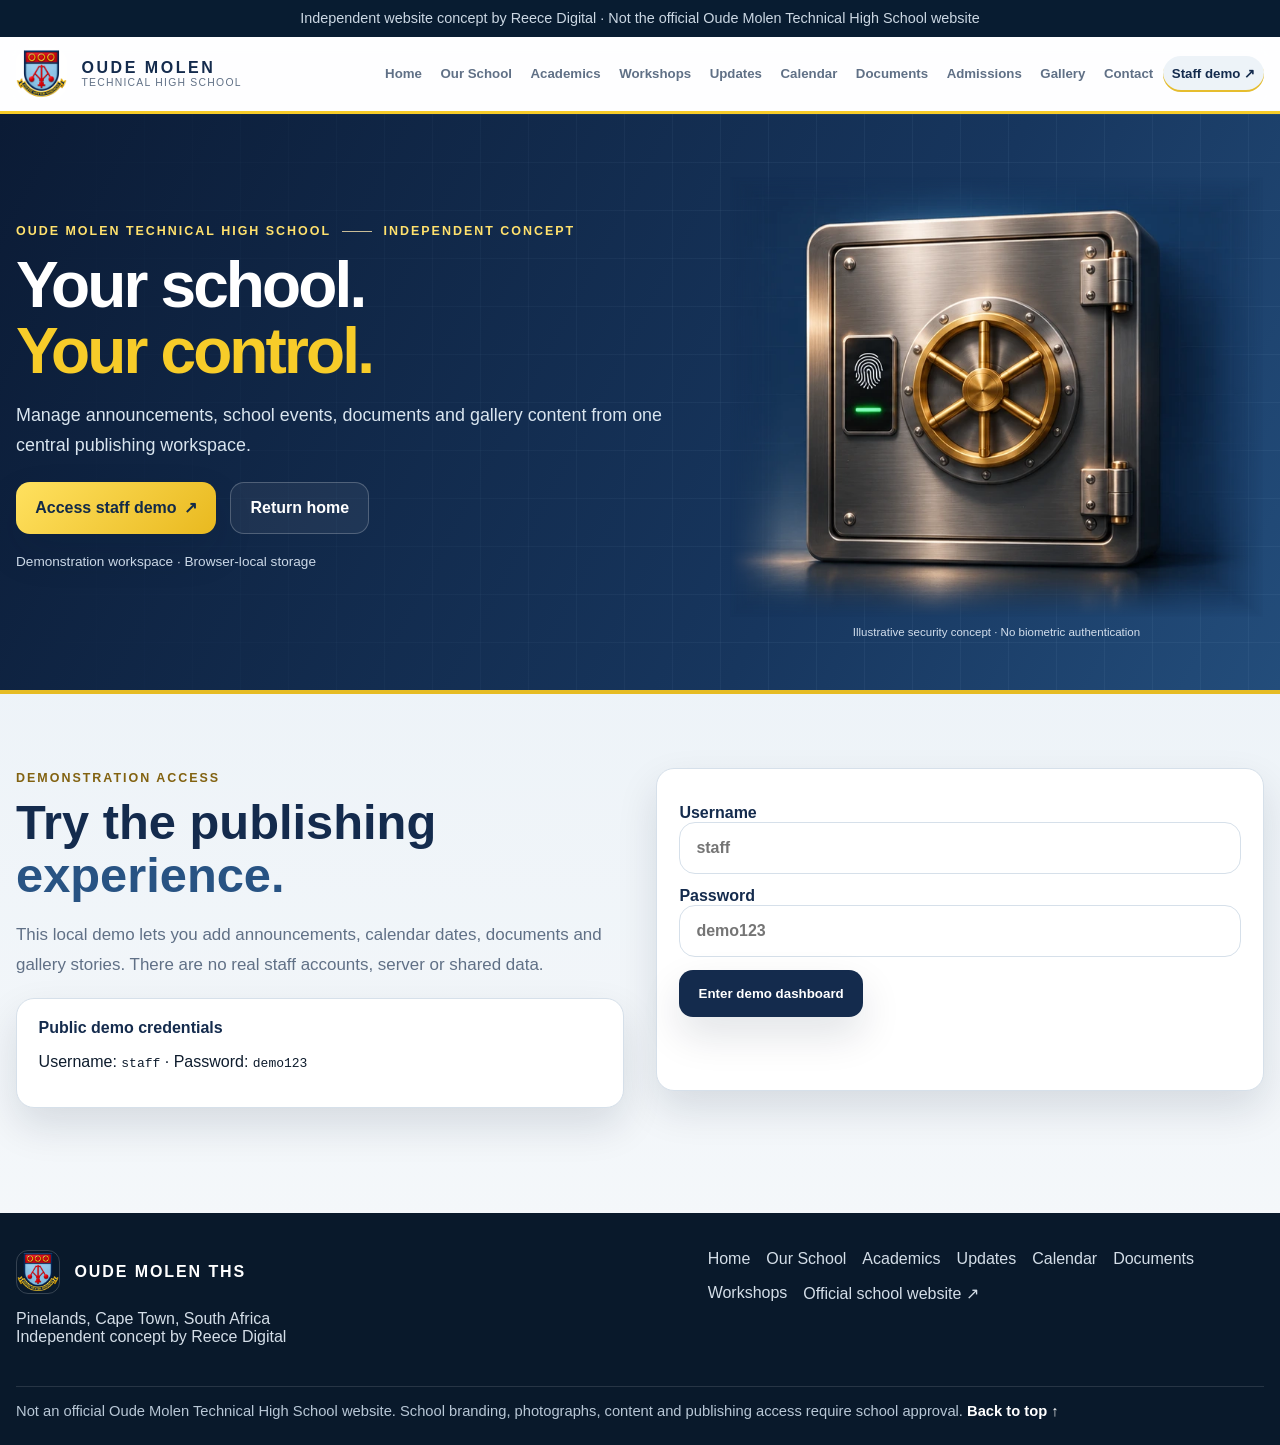
<file: staff-demo.html>
<!DOCTYPE html>
<html lang="en-ZA"><head><meta charset="utf-8"/><meta content="width=device-width, initial-scale=1" name="viewport"/><meta content="#11253e" name="theme-color"/><meta content="Independent website concept for Oude Molen Technical High School in Pinelands, Cape Town. Not the official school website." name="description"/><meta content="Oude Molen Technical High School — Independent Concept" property="og:title"/><meta content="An independent Reece Digital concept for Oude Molen Technical High School. Not the official school website." property="og:description"/><meta content="website" property="og:type"/><title>Staff Dashboard | Oude Molen Technical High School — Independent Concept</title><link href="assets/favicon.png" rel="icon" type="image/png"/><link href="css/site.css" rel="stylesheet"/><style>.studio{max-width:1480px;margin:auto;width:calc(100% - 48px)}.studio-welcome,.studio-actions,.studio-format,.studio-search{display:flex;gap:12px;align-items:center;flex-wrap:wrap}.studio-welcome{justify-content:space-between}.studio h3{margin:12px 0}.studio-quick{display:grid;grid-template-columns:repeat(auto-fit,minmax(145px,1fr));gap:10px;margin:0 0 26px}.studio-quick button,.studio-quick a{display:block;text-align:center;background:white;border:1px solid #d5dfeb;border-radius:12px;padding:15px;color:#173650;font:inherit;font-weight:700;cursor:pointer;text-decoration:none;transition:transform .2s,box-shadow .2s}.studio-quick button:hover,.studio-quick a:hover{transform:translateY(-3px);box-shadow:0 8px 18px #17365022}.studio .stat-tile{display:grid;grid-template-columns:1fr auto;gap:10px;align-items:center;cursor:pointer;transition:transform .25s}.studio .stat-tile:hover{transform:translateY(-4px)}.studio .stat-tile .stat-icon{font-size:24px;padding:10px;border-radius:12px;background:#e5edf6;color:#325a82;animation:studioFloat 5s infinite ease-in-out}.studio .stat-tile:nth-child(2) .stat-icon{background:#f3ead5;color:#98763f}.studio .stat-tile:nth-child(3) .stat-icon{background:#e1efe7;color:#387b68}.studio .stat-tile:nth-child(4) .stat-icon{background:#ece5f5;color:#785aa0}.studio .stat-tile strong{font-size:2.3rem}.studio .stat-tile span:last-child{grid-column:1/-1}.studio .dashboard-grid{grid-template-columns:1.1fr .9fr;align-items:start}.studio input,.studio select,.studio textarea{width:100%;padding:12px;border:1px solid #cad9e7;border-radius:9px;font:inherit;background:white;color:#173650}.studio textarea{min-height:110px}.studio label{display:block;margin:12px 0}.studio-search>*{flex:1;min-width:110px}.studio-live{background:#f1f5f9;border:1px solid #d4dfeb;border-left:4px solid #c2a36b;border-radius:12px;padding:18px;margin:18px 0;overflow-wrap:anywhere}.studio-live p{white-space:pre-wrap}.studio-live img{max-width:100%;max-height:180px;object-fit:contain}.studio [hidden]{display:none!important}.studio-entry{padding:14px 0;border-bottom:1px solid #dae3ed;overflow-wrap:anywhere}.studio-entry p{white-space:pre-wrap;margin:6px 0}.studio-entry small{color:#62778b}.studio-entry .studio-actions{margin-top:8px;gap:6px}.studio-entry button{padding:6px 9px}.studio #form-status{min-height:24px;color:#326b56;font-weight:700}.studio #form-status.flash{animation:studioFlash .7s ease}.studio #activity p{font-size:.85rem;border-bottom:1px solid #e1e7ef;padding:8px 0}.studio-float{animation:studioFloat 6s ease-in-out infinite}.studio-upload{animation:studioFloat 5s ease-in-out infinite reverse}.studio-bar{transform-box:fill-box;transform-origin:bottom;animation:studioBars 5s ease-in-out infinite}.studio-bar:nth-child(even){animation-delay:-2s}.studio-orbit{stroke-dasharray:8 5;animation:studioOrbit 24s linear infinite}@keyframes studioFloat{50%{translate:0 -8px}}@keyframes studioBars{50%{scale:1 .62}}@keyframes studioOrbit{to{stroke-dashoffset:130}}@keyframes studioFlash{50%{background:#d7eee0;scale:1.02}}@media(max-width:800px){.studio .dashboard-grid{grid-template-columns:1fr}.studio{width:calc(100% - 24px)}.studio .stats-grid{grid-template-columns:repeat(2,minmax(0,1fr))}}@media(prefers-reduced-motion:reduce){.studio *,.studio-art *{animation:none!important;transition:none!important}}</style></head><body data-page="staff-workspace"><div class="disclaimer">Independent website concept by Reece Digital · Not the official Oude Molen Technical High School website</div><header class="site-header"><div class="header-inner"><a aria-label="Oude Molen Technical High School concept home" class="brand" href="index.html"><span class="brand-symbol"><img alt="Oude Molen Technical High School badge" src="assets/images/header-crest.png"/></span><span><strong>OUDE MOLEN</strong><small>TECHNICAL HIGH SCHOOL</small></span></a><button aria-controls="site-nav" aria-expanded="false" aria-label="Open navigation" class="menu-toggle" id="menu-toggle"><span></span><span></span><span></span></button><nav class="site-nav" id="site-nav"><a data-nav="index" href="index.html">Home</a><a data-nav="about" href="about.html">Our School</a><a data-nav="academics" href="academics.html">Academics</a><a data-nav="workshops" href="workshops.html">Workshops</a><a data-nav="updates" href="updates.html">Updates</a><a data-nav="calendar" href="calendar.html">Calendar</a><a data-nav="documents" href="documents.html">Documents</a><a data-nav="admissions" href="admissions.html">Admissions</a><a data-nav="gallery" href="gallery.html">Gallery</a><a data-nav="contact" href="contact.html">Contact</a><a class="staff-link" data-nav="staff-login" href="staff-login.html">Staff demo ↗</a></nav></div></header><main><section class="hero interior-hero"><div class="hero-lines"></div><div class="hero-inner"><div class="hero-copy"><span class="eyebrow hero-eyebrow">OUDE MOLEN TECHNICAL HIGH SCHOOL <span class="tiny-rule"></span> INDEPENDENT CONCEPT</span><h1>A clearer way to publish.</h1><p>Add local demonstration updates, events, links and gallery stories.</p><div class="hero-actions"><a class="btn btn-gold" href="index.html">Return home <span aria-hidden="true">↗</span></a><a class="btn btn-ghost" href="contact.html">Get in touch</a></div></div><div aria-hidden="true" class="banner-art studio-art"><svg viewBox="0 0 400 300"><defs><lineargradient id="sg"><stop stop-color="#9a753e"></stop><stop offset=".5" stop-color="#f4dca4"></stop><stop offset="1" stop-color="#ad884b"></stop></lineargradient><lineargradient id="ss" x2="1" y2="1"><stop stop-color="#3a6185"></stop><stop offset="1" stop-color="#10253d"></stop></lineargradient></defs><ellipse class="studio-orbit" cx="200" cy="145" fill="none" opacity=".35" rx="184" ry="104" stroke="#dfc38b" transform="rotate(-20 200 145)"></ellipse><ellipse cx="200" cy="276" fill="#07182b" opacity=".5" rx="130" ry="10"></ellipse><g class="studio-float"><rect fill="#07182b" height="185" rx="12" width="280" x="66" y="51"></rect><rect fill="url(#sg)" height="185" rx="12" width="280" x="54" y="39"></rect><rect fill="url(#ss)" height="173" rx="8" width="268" x="60" y="45"></rect><rect fill="#466789" height="21" rx="4" width="244" x="72" y="57"></rect><circle cx="83" cy="67" fill="#e8cb90" r="4"></circle><circle cx="96" cy="67" fill="#8dbbac" r="4"></circle><rect fill="#102b44" height="117" rx="5" width="57" x="72" y="88"></rect><path d="M82 102H119M82 120H115M82 138H119M82 156H115" stroke="#a8bfd3" stroke-width="3"></path><g fill="#426887"><rect height="39" rx="5" width="55" x="139" y="88"></rect><rect height="39" rx="5" width="55" x="200" y="88"></rect><rect height="39" rx="5" width="55" x="261" y="88"></rect></g><g fill="#efd39b" font-size="19" text-anchor="middle"><text x="166" y="114">06</text><text x="227" y="114">03</text><text x="288" y="114">04</text></g><rect fill="#122d45" height="69" rx="5" width="177" x="139" y="136"></rect><g fill="url(#sg)"><rect class="studio-bar" height="25" rx="2" width="15" x="151" y="170"></rect><rect class="studio-bar" height="40" rx="2" width="15" x="175" y="155"></rect><rect class="studio-bar" height="30" rx="2" width="15" x="199" y="165"></rect><rect class="studio-bar" height="49" rx="2" width="15" x="223" y="146"></rect></g><circle cx="281" cy="169" fill="#437b70" r="18"></circle><path d="m271 169 7 7 13-14" fill="none" stroke="white" stroke-width="3"></path><path d="M177 224H211L218 255H170Z" fill="url(#sg)"></path><rect fill="url(#sg)" height="8" rx="4" width="110" x="140" y="254"></rect></g><g class="studio-upload"><circle cx="338" cy="217" fill="#20415f" r="34" stroke="url(#sg)" stroke-width="2"></circle><path d="M338 228V198m-12 12 12-12 12 12m-27 23h30" fill="none" stroke="#e8cf96" stroke-linecap="round" stroke-width="3"></path></g></svg></div></div></section><section class="section studio"><div class="studio-welcome"><div><span class="eyebrow">STAFF WORKSPACE · LOCAL DEMO</span><h2>Welcome to your <em>content studio.</em></h2><p id="studio-clock"></p></div><div class="studio-actions"><button class="small-btn" id="reset-demo">Reset demo</button><button class="small-btn" id="logout-demo">Logout</button></div></div><div class="stats-grid" id="dashboard-counts"></div><h3>Quick actions</h3><div class="studio-quick" id="quick"><button data-tab="announcement">＋ Announcement</button><button data-tab="event">＋ Calendar event</button><button data-tab="document">＋ Document</button><button data-tab="gallery">＋ Gallery story</button><a href="index.html" rel="noopener" target="_blank">↗ Public website</a><button id="export-demo">↓ Export backup</button><button id="import-demo">↑ Restore backup</button><input accept="application/json,.json" hidden="" id="backup-file" type="file"/></div><div class="dashboard-grid"><div class="dashboard-editor"><span class="eyebrow">CREATE &amp; EDIT</span><h3>Content studio</h3><div class="tabs" id="studio-tabs"><button data-tab="announcement">Update</button><button data-tab="event">Event</button><button data-tab="document">Document</button><button data-tab="gallery">Gallery</button></div><form id="staff-form"><div id="staff-fields"></div><div class="studio-format"><button class="small-btn" id="add-bullet" type="button">• Bullet</button><button class="small-btn" id="add-break" type="button">↵ Paragraph</button><small id="char-count"></small></div><div class="studio-live"><span class="eyebrow">LIVE WEBSITE PREVIEW</span><h3 id="live-title">Your headline</h3><p id="live-body">Your description will appear here.</p><small id="live-meta"></small><img alt="Illustrative local demo gallery graphic" hidden="" id="live-image" src="assets/images/demo-gallery.svg"/></div><div class="studio-actions"><button class="btn btn-primary" id="publish" type="submit">Publish demo</button><button class="small-btn" id="save-draft" type="button">Save draft</button><button class="small-btn" id="clear-editor" type="button">Clear</button></div><p id="form-status" role="status"></p></form></div><div class="dashboard-preview"><span class="eyebrow">MANAGE CONTENT</span><h3>Recent content</h3><div class="studio-search"><input aria-label="Search content" id="content-search" placeholder="Search content" type="search"/><select aria-label="Filter content" id="content-filter"><option value="all">All types</option><option value="announcement">Updates</option><option value="event">Events</option><option value="document">Documents</option><option value="gallery">Gallery</option><option value="draft">Drafts</option></select></div><div id="dashboard-preview"></div><h3>Activity history</h3><div id="activity"></div></div></div><div class="notice"><strong>Demonstration only</strong><p>Data is stored only in this browser's localStorage. This is not a secure staff login, cloud CMS or school-operated publishing service. Items do not sync between devices. Gallery previews use an explicitly illustrative local demo graphic, not a school photograph.</p></div></section></main><footer class="site-footer"><div class="footer-inner"><div><span class="footer-brand"><img alt="Oude Molen Technical High School badge" src="assets/images/header-crest.png"/><span>OUDE MOLEN THS</span></span><p>Pinelands, Cape Town, South Africa<br/>Independent concept by Reece Digital</p></div><div class="footer-nav"><a href="index.html">Home</a><a href="about.html">Our School</a><a href="academics.html">Academics</a><a href="updates.html">Updates</a><a href="calendar.html">Calendar</a><a href="documents.html">Documents</a><a href="workshops.html">Workshops</a><a class="" href="https://www.oudemolen.org.za/" rel="noopener noreferrer" target="_blank">Official school website ↗</a></div><div class="footer-bottom">Not an official Oude Molen Technical High School website. School branding, photographs, content and publishing access require school approval. <a href="#" id="back-to-top">Back to top ↑</a></div></div></footer><script defer="" src="js/site.js"></script><script>(()=>{if(sessionStorage.getItem('oudeMolenDemoAuth')!=='yes'){location.href='staff-login.html';return}const $=id=>document.getElementById(id),key='oudeMolenDemoV1',metaKey=key+'Studio',types={announcement:['announcements','Updates','◉'],event:['events','Events','▦'],document:['documents','Documents','▤'],gallery:['gallery','Gallery','▧']},empty=()=>({announcements:[],events:[],documents:[],gallery:[]}),read=(k,f)=>{try{return JSON.parse(localStorage.getItem(k))||f}catch{return f}},data=()=>({...empty(),...read(key,{})}),meta=()=>({drafts:[],activity:[],...read(metaKey,{})});let tab='announcement',editing=null,dirty=false,started=false,animation=0;const reduced=matchMedia('(prefers-reduced-motion: reduce)').matches;const form=$('staff-form'),fields=$('staff-fields');const esc=s=>String(s??'').replace(/[&<>"']/g,c=>({'&':'&amp;','<':'&lt;','>':'&gt;','"':'&quot;',"'":'&#39;'}[c]));const decode=s=>String(s??'').replace(/&(amp|lt|gt|quot|#39);/g,(_,c)=>({amp:'&',lt:'<',gt:'>',quot:'"','#39':"'"}[c]));const raw=(item,t)=>item.studioEscaped&&['announcement','gallery'].includes(t)?{...item,title:decode(item.title),body:decode(item.body)}:item;const save=(d,m)=>{try{localStorage.setItem(key,JSON.stringify(d));localStorage.setItem(metaKey,JSON.stringify(m));return true}catch{alert('Browser storage is unavailable or full.');return false}};const log=(m,t)=>{m.activity.unshift({text:t,date:new Date().toISOString()});m.activity=m.activity.slice(0,30)};const el=(tag,text,cls)=>{const n=document.createElement(tag);if(text!==undefined)n.textContent=text;if(cls)n.className=cls;return n};const button=(text,fn)=>{const b=el('button',text,'small-btn');b.type='button';b.onclick=fn;return b};const status=t=>{const n=$('form-status');n.textContent=t;n.classList.remove('flash');void n.offsetWidth;n.classList.add('flash')};const confirmLoss=()=>!dirty||confirm('Discard unsaved changes?');const current=()=>Object.fromEntries(new FormData(form));const preview=()=>{const x=current();$('live-title').textContent=x.title||'Your headline';$('live-body').textContent=x.body||'Your description will appear here.';$('live-meta').textContent=[types[tab][1],x.date,x.category,x.url].filter(Boolean).join(' · '); $('live-image').hidden=tab!=='gallery';$('char-count').textContent=(x.body||'').length+' characters'};function switchTab(t,item={},ref=null,force=false){if(!force&&!confirmLoss())return;tab=t;editing=ref;dirty=false;fields.innerHTML=`<label>${t==='event'?'Event name':t==='document'?'Document title':t==='gallery'?'Gallery title':'Headline'}<input name="title" required maxlength="200" placeholder="Enter a headline"></label><label>${t==='gallery'?'Caption':'Description'}<textarea name="body" maxlength="5000" ${['announcement','event'].includes(t)?'required':''} placeholder="Write your content here..."></textarea></label><label>Date<input name="date" type="date" ${t==='event'?'required':''}></label>`+(t==='document'?'<label>Category<select name="category"><option>General</option><option>Admissions</option><option>Policies</option><option>Academics</option></select></label><label>External document URL (optional)<input name="url" type="url" pattern="https?://.+" placeholder="https://example.org/document.pdf"></label>':t==='event'?'<label>Event category<select name="type"><option value="school">School event</option><option value="academic">Academic</option><option value="community">Community</option></select></label>':'');Object.entries(item).forEach(([k,v])=>{if(form.elements.namedItem(k))form.elements.namedItem(k).value=v??''});document.querySelectorAll('#studio-tabs button').forEach(b=>{b.classList.toggle('active',b.dataset.tab===tab);b.setAttribute('aria-pressed',String(b.dataset.tab===tab))});$('publish').textContent=ref?.draft?'Publish draft':ref?'Save changes':'Publish demo';preview();$('form-status').textContent=''}
function stats(){const d=data(),root=$('dashboard-counts');cancelAnimationFrame(animation);root.replaceChildren();Object.entries(types).forEach(([t,[k,label,icon]])=>{const tile=el('div',undefined,'stat-tile');tile.tabIndex=0;tile.setAttribute('role','button');const n=el('strong',started?String(d[k].length).padStart(2,'0'):'00');n.dataset.count=d[k].length;tile.append(n,el('span',icon,'stat-icon'),el('span',label+' · View content'));const click=()=>{$('content-filter').value=t;draw();$('dashboard-preview').scrollIntoView({behavior:'smooth',block:'nearest'})};tile.onclick=click;tile.onkeydown=e=>{if(e.key==='Enter'||e.key===' '){e.preventDefault();click()}};root.append(tile)})}function draw(){const d=data(),m=meta(),q=$('content-search').value.toLowerCase(),f=$('content-filter').value,root=$('dashboard-preview');root.replaceChildren();let items=Object.entries(types).flatMap(([t,[k]])=>d[k].map((x,i)=>({t,i,x:raw(x,t),draft:false}))).concat(m.drafts.map((x,i)=>({t:x.tab,i,x:x.item,draft:true})));items.sort((a,b)=>String(b.x.updatedAt||b.x.date||'').localeCompare(String(a.x.updatedAt||a.x.date||'')));items=items.filter(r=>(f==='all'||f==='draft'&&r.draft||f===r.t)&&[r.x.title,r.x.body].join(' ').toLowerCase().includes(q));for(const r of items){const card=el('article',undefined,'studio-entry');card.append(el('small',types[r.t][1]+' · '+(r.draft?'Draft':'Published locally')+(r.x.date?' · '+r.x.date:'')),el('h3',r.x.title),el('p',r.x.body||''));const actions=el('div',undefined,'studio-actions');actions.append(button('Edit',()=>{switchTab(r.t,r.x,r);$('staff-form').scrollIntoView({behavior:'smooth',block:'center'})}),button('Preview',()=>{const dlg=el('dialog');dlg.style.cssText='max-width:min(600px,90vw);padding:24px;border:1px solid #c2a36b;border-radius:12px';dlg.append(el('h3',r.x.title),el('p',r.x.body||''),el('small',r.x.date||'Local demo'),button('Close',()=>dlg.close()));document.body.append(dlg);dlg.addEventListener('close',()=>dlg.remove());dlg.showModal()}),button('Delete',()=>{if(!confirm('Delete this '+(r.draft?'draft':'demo item')+'?'))return;const d=data(),m=meta();if(r.draft)m.drafts.splice(r.i,1);else d[types[r.t][0]].splice(r.i,1);log(m,'Deleted '+r.x.title);if(save(d,m)){switchTab(tab,{},null,true);refresh()}}));card.append(actions);root.append(card)}if(!items.length)root.append(el('p','No matching content. Create a demo item or save a draft.','empty-state'));const a=$('activity');a.replaceChildren();m.activity.slice(0,8).forEach(x=>a.append(el('p',x.text+' · '+new Date(x.date).toLocaleString('en-ZA'))));if(!m.activity.length)a.append(el('p','No local publishing activity yet.','empty-state'))}function refresh(){stats();draw()}function cleanItem(x,t){const item={};for(const k of ['title','body','date','category','url','type','updatedAt'])if(typeof x[k]==='string')item[k]=x[k];item.title=(item.title||'').slice(0,200);item.body=(item.body||'').slice(0,5000);item.date=/^\d{4}-\d{2}-\d{2}$/.test(item.date||'')?item.date:'';if(t==='event'&&!item.date)throw Error('An event date is required.');if(item.url&&!/^https?:\/\//i.test(item.url))delete item.url;return item}function publishItem(x,t){const item=cleanItem(x,t);if(['announcement','gallery'].includes(t)){item.title=esc(item.title);item.body=esc(item.body);item.studioEscaped=true}return item}form.addEventListener('input',()=>{dirty=true;preview()});form.onsubmit=e=>{e.preventDefault();const x=current(),d=data(),m=meta();x.updatedAt=new Date().toISOString();let item;try{item=publishItem(x,tab)}catch(err){status(err.message);return}if(editing?.draft)m.drafts.splice(editing.i,1);if(editing&&!editing.draft)d[types[tab][0]][editing.i]=item;else d[types[tab][0]].push(item);log(m,'Published '+x.title);if(save(d,m)){switchTab(tab,{},null,true);refresh();status('✓ Content published to the local demo.')}};$('save-draft').onclick=()=>{const x=current();if(!x.title.trim()){status('Enter a headline before saving a draft.');return}const d=data(),m=meta();x.updatedAt=new Date().toISOString();const r={tab,item:x};if(editing?.draft)m.drafts[editing.i]=r;else m.drafts.push(r);log(m,'Saved draft '+x.title);if(save(d,m)){switchTab(tab,{},null,true);refresh();status('✓ Draft saved locally.')}};$('clear-editor').onclick=()=>switchTab(tab);document.querySelectorAll('[data-tab]').forEach(b=>b.onclick=()=>{switchTab(b.dataset.tab);if(b.closest('#quick'))form.scrollIntoView({behavior:'smooth',block:'center'})});$('add-bullet').onclick=()=>insert('\n• ');$('add-break').onclick=()=>insert('\n\n');function insert(s){const n=form.elements.body;n.setRangeText(s,n.selectionStart,n.selectionEnd,'end');n.focus();dirty=true;preview()}$('content-search').oninput=draw;$('content-filter').onchange=draw;$('reset-demo').onclick=()=>{if(confirm('Clear all local published content, drafts and activity?')){if(save(empty(),{drafts:[],activity:[]})){switchTab(tab,{},null,true);refresh();status('Demo reset.')}}};$('logout-demo').onclick=()=>{if(confirmLoss()){dirty=false;sessionStorage.removeItem('oudeMolenDemoAuth');location.href='staff-login.html'}};$('export-demo').onclick=()=>{const blob=new Blob([JSON.stringify({version:1,data:data(),studio:meta()},null,2)],{type:'application/json'}),u=URL.createObjectURL(blob),a=el('a');a.href=u;a.download='oude-molen-demo-backup.json';a.click();setTimeout(()=>URL.revokeObjectURL(u),1000)};$('import-demo').onclick=()=>$('backup-file').click();$('backup-file').onchange=async e=>{const file=e.target.files[0];if(!file)return;try{if(file.size>5e6)throw Error('File is too large.');const v=JSON.parse(await file.text());if(v.version!==1||!v.data||!v.studio)throw Error('Invalid backup format.');const d=empty();for(const [t,[k]] of Object.entries(types)){if(!Array.isArray(v.data[k]))throw Error('Invalid content list.');d[k]=v.data[k].map(x=>publishItem(raw(x,t),t))}const m={drafts:[],activity:[]};if(!Array.isArray(v.studio.drafts))throw Error('Invalid drafts.');m.drafts=v.studio.drafts.map(r=>{if(!Object.hasOwn(types,r.tab)||!r.item||typeof r.item.title!=='string')throw Error('Invalid draft.');const item={};for(const k of ['title','body','date','category','url','type','updatedAt'])if(typeof r.item[k]==='string')item[k]=r.item[k];return {tab:r.tab,item}});log(m,'Restored local backup');if(confirm('Replace current demo content with this backup?')&&save(d,m)){switchTab(tab,{},null,true);refresh();status('✓ Backup restored.')}}catch(err){alert('Restore failed: '+err.message)}finally{e.target.value=''}};window.addEventListener('beforeunload',e=>{if(dirty){e.preventDefault();e.returnValue=''}});const clock=()=>$('studio-clock').textContent=new Date().toLocaleString('en-ZA',{timeZone:'Africa/Johannesburg',weekday:'long',day:'numeric',month:'long',year:'numeric',hour:'2-digit',minute:'2-digit',second:'2-digit',hour12:false})+' SAST';clock();setInterval(clock,1000);switchTab(tab,{},null,true);refresh();function count(){if(started)return;started=true;const nodes=[...$('dashboard-counts').querySelectorAll('[data-count]')];if(reduced){nodes.forEach(n=>n.textContent=n.dataset.count.padStart(2,'0'));return}let start;function tick(now){start??=now;const p=Math.min(1,(now-start)/1200);nodes.forEach(n=>n.textContent=String(Math.floor(Number(n.dataset.count)*(1-(1-p)**3))).padStart(2,'0'));if(p<1)animation=requestAnimationFrame(tick)}animation=requestAnimationFrame(tick)}if('IntersectionObserver'in window){const observer=new IntersectionObserver(entries=>{if(entries.some(e=>e.isIntersecting)){observer.disconnect();count()}},{threshold:.25});observer.observe($('dashboard-counts'))}else count();})();
</script></body></html>
</file>
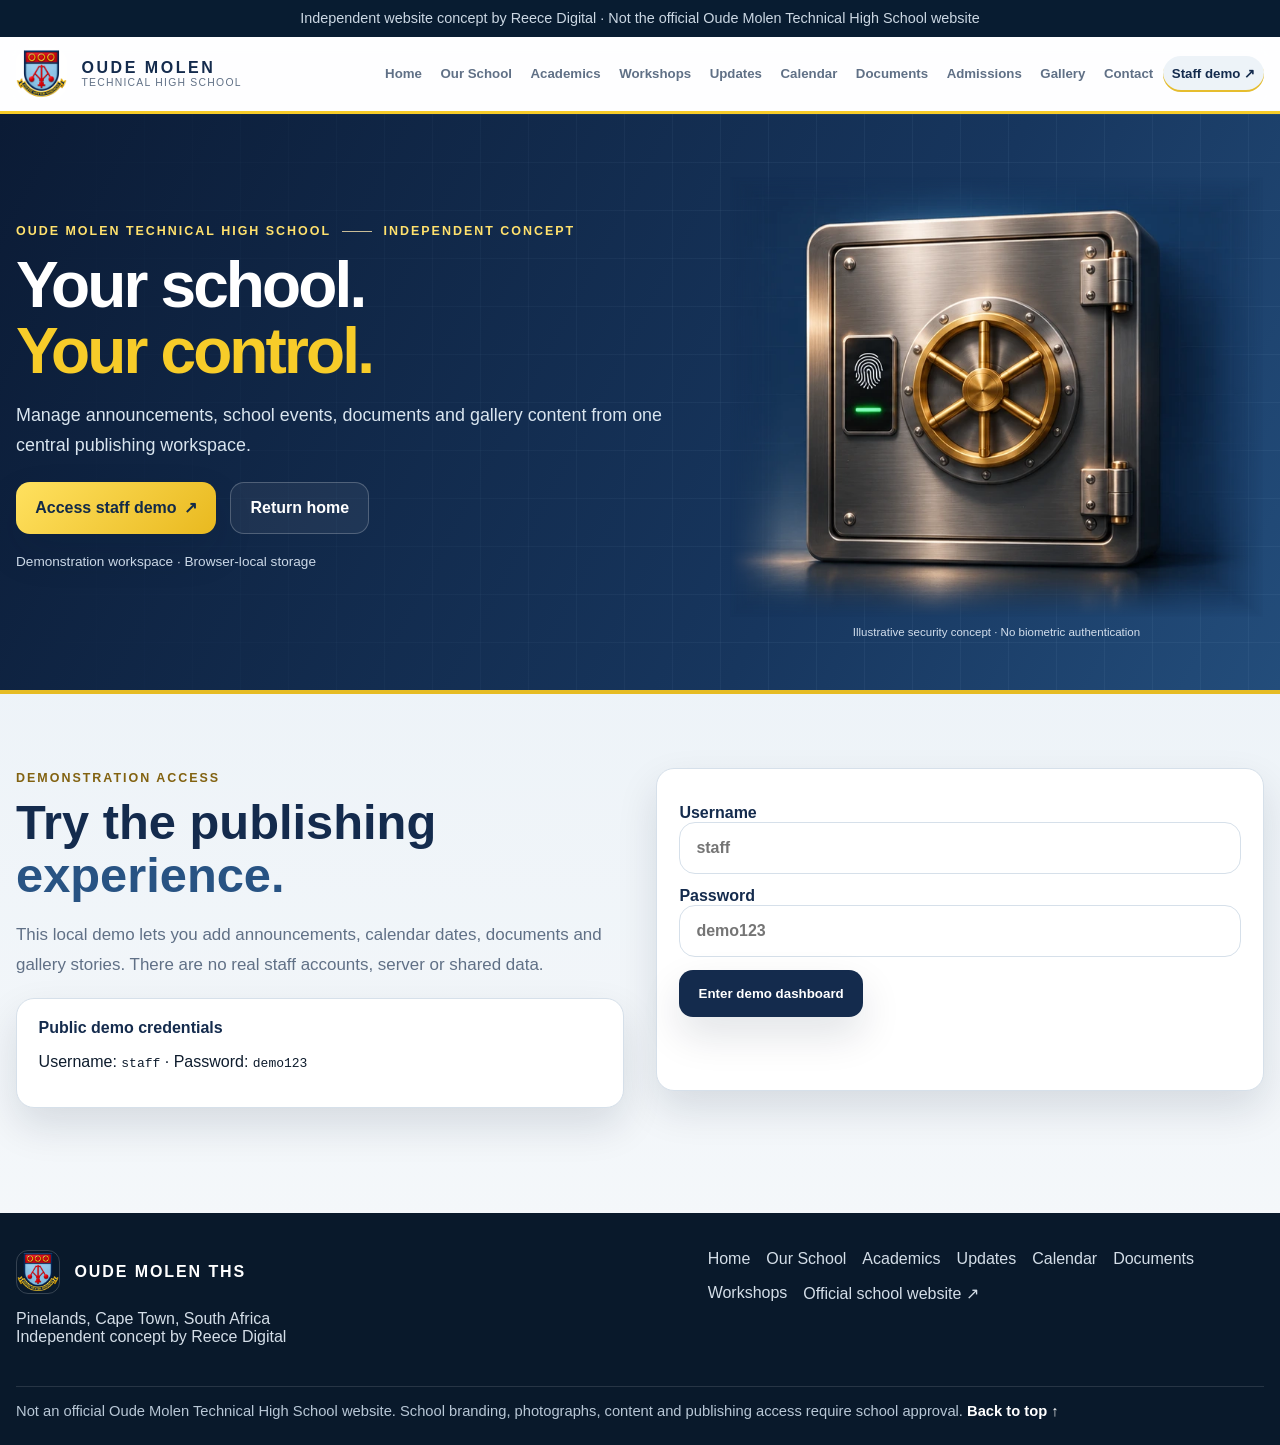
<file: staff-login.html>
<!DOCTYPE html>
<html lang="en-ZA"><head><meta charset="utf-8"/><meta content="width=device-width, initial-scale=1" name="viewport"/><meta content="#11253e" name="theme-color"/><meta content="Independent website concept for Oude Molen Technical High School in Pinelands, Cape Town. Not the official school website." name="description"/><meta content="Oude Molen Technical High School — Independent Concept" property="og:title"/><meta content="An independent Reece Digital concept for Oude Molen Technical High School. Not the official school website." property="og:description"/><meta content="website" property="og:type"/><title>Staff Login | Oude Molen Technical High School — Independent Concept</title><link href="assets/favicon.png" rel="icon" type="image/png"/><link href="css/site.css" rel="stylesheet"/><style>
body[data-page="staff-login"] .om-vault-title span{display:block;color:#f7cc29}body[data-page="staff-login"] .om-vault-note{font-size:.85rem;color:#cbd8e7;margin-top:1rem}body[data-page="staff-login"] .om-vault-art{min-width:0;flex-direction:column;gap:.5rem} .om-vault-composition{position:relative;width:min(100%,540px);animation:omVaultFloat 10s ease-in-out infinite}.om-vault-composition img{display:block;width:100%;height:auto}.om-vault-light{position:absolute;left:22.8%;top:52.1%;width:6%;height:1%;border-radius:8px;background:#77ffc7;box-shadow:0 0 12px #42ffc3;opacity:.15;animation:omVaultLight 12s ease-in-out infinite}.om-vault-art small{color:#d3dfed;font-size:.72rem;text-align:center}#staff-access{scroll-margin-top:110px}@keyframes omVaultFloat{50%{transform:translateY(-5px)}}@keyframes omVaultLight{0%,100%{opacity:.12}45%,70%{opacity:.8}}@media(max-width:760px){body[data-page="staff-login"] .om-vault-art{min-height:0}}@media(prefers-reduced-motion:reduce){.om-vault-composition,.om-vault-light{animation:none!important}.om-vault-light{display:none}}
</style></head><body data-page="staff-login"><div class="disclaimer">Independent website concept by Reece Digital · Not the official Oude Molen Technical High School website</div><header class="site-header"><div class="header-inner"><a aria-label="Oude Molen Technical High School concept home" class="brand" href="index.html"><span class="brand-symbol"><img alt="Oude Molen Technical High School badge" src="assets/images/header-crest.png"/></span><span><strong>OUDE MOLEN</strong><small>TECHNICAL HIGH SCHOOL</small></span></a><button aria-controls="site-nav" aria-expanded="false" aria-label="Open navigation" class="menu-toggle" id="menu-toggle"><span></span><span></span><span></span></button><nav class="site-nav" id="site-nav"><a data-nav="index" href="index.html">Home</a><a data-nav="about" href="about.html">Our School</a><a data-nav="academics" href="academics.html">Academics</a><a data-nav="workshops" href="workshops.html">Workshops</a><a data-nav="updates" href="updates.html">Updates</a><a data-nav="calendar" href="calendar.html">Calendar</a><a data-nav="documents" href="documents.html">Documents</a><a data-nav="admissions" href="admissions.html">Admissions</a><a data-nav="gallery" href="gallery.html">Gallery</a><a data-nav="contact" href="contact.html">Contact</a><a class="staff-link" data-nav="staff-login" href="staff-login.html">Staff demo ↗</a></nav></div></header><main><section class="hero interior-hero"><div class="hero-lines"></div><div class="hero-inner"><div class="hero-copy"><span class="eyebrow hero-eyebrow">OUDE MOLEN TECHNICAL HIGH SCHOOL <span class="tiny-rule"></span> INDEPENDENT CONCEPT</span><h1 class="om-vault-title">Your school.<span>Your control.</span></h1><p>Manage announcements, school events, documents and gallery content from one central publishing workspace.</p><div class="hero-actions"><a class="btn btn-gold" href="#staff-access">Access staff demo <span aria-hidden="true">↗</span></a><a class="btn btn-ghost" href="index.html">Return home</a></div><p class="om-vault-note">Demonstration workspace · Browser-local storage</p></div><div class="banner-art om-vault-art"><div class="om-vault-composition" aria-hidden="true"><img src="assets/images/staff-vault.webp" width="720" height="595" alt=""/></div><small>Illustrative security concept · No biometric authentication</small></div></div></section><section class="section split" id="staff-access"><div><span class="eyebrow">DEMONSTRATION ACCESS</span><h2>Try the publishing <em>experience.</em></h2><p class="lead">This local demo lets you add announcements, calendar dates, documents and gallery stories. There are no real staff accounts, server or shared data.</p><div class="notice"><strong>Public demo credentials</strong><p>Username: <code>staff</code> · Password: <code>demo123</code></p></div></div><form class="login-card" id="login-form"><label>Username<input autocomplete="off" name="username" placeholder="staff" required=""/></label><label>Password<input name="password" placeholder="demo123" required="" type="password"/></label><button class="btn btn-primary" type="submit">Enter demo dashboard</button><p id="login-message" role="status"></p></form></section></main><footer class="site-footer"><div class="footer-inner"><div><span class="footer-brand"><img alt="Oude Molen Technical High School badge" src="assets/images/header-crest.png"/><span>OUDE MOLEN THS</span></span><p>Pinelands, Cape Town, South Africa<br/>Independent concept by Reece Digital</p></div><div class="footer-nav"><a href="index.html">Home</a><a href="about.html">Our School</a><a href="academics.html">Academics</a><a href="updates.html">Updates</a><a href="calendar.html">Calendar</a><a href="documents.html">Documents</a><a href="workshops.html">Workshops</a><a class="" href="https://www.oudemolen.org.za/" rel="noopener noreferrer" target="_blank">Official school website ↗</a></div><div class="footer-bottom">Not an official Oude Molen Technical High School website. School branding, photographs, content and publishing access require school approval. <a href="#" id="back-to-top">Back to top ↑</a></div></div></footer><script defer="" src="js/site.js"></script><script>document.querySelector('a[href="#staff-access"]').addEventListener('click',function(e){e.preventDefault();document.getElementById('staff-access').scrollIntoView({behavior:matchMedia('(prefers-reduced-motion: reduce)').matches?'auto':'smooth'});});</script></body></html>
</file>
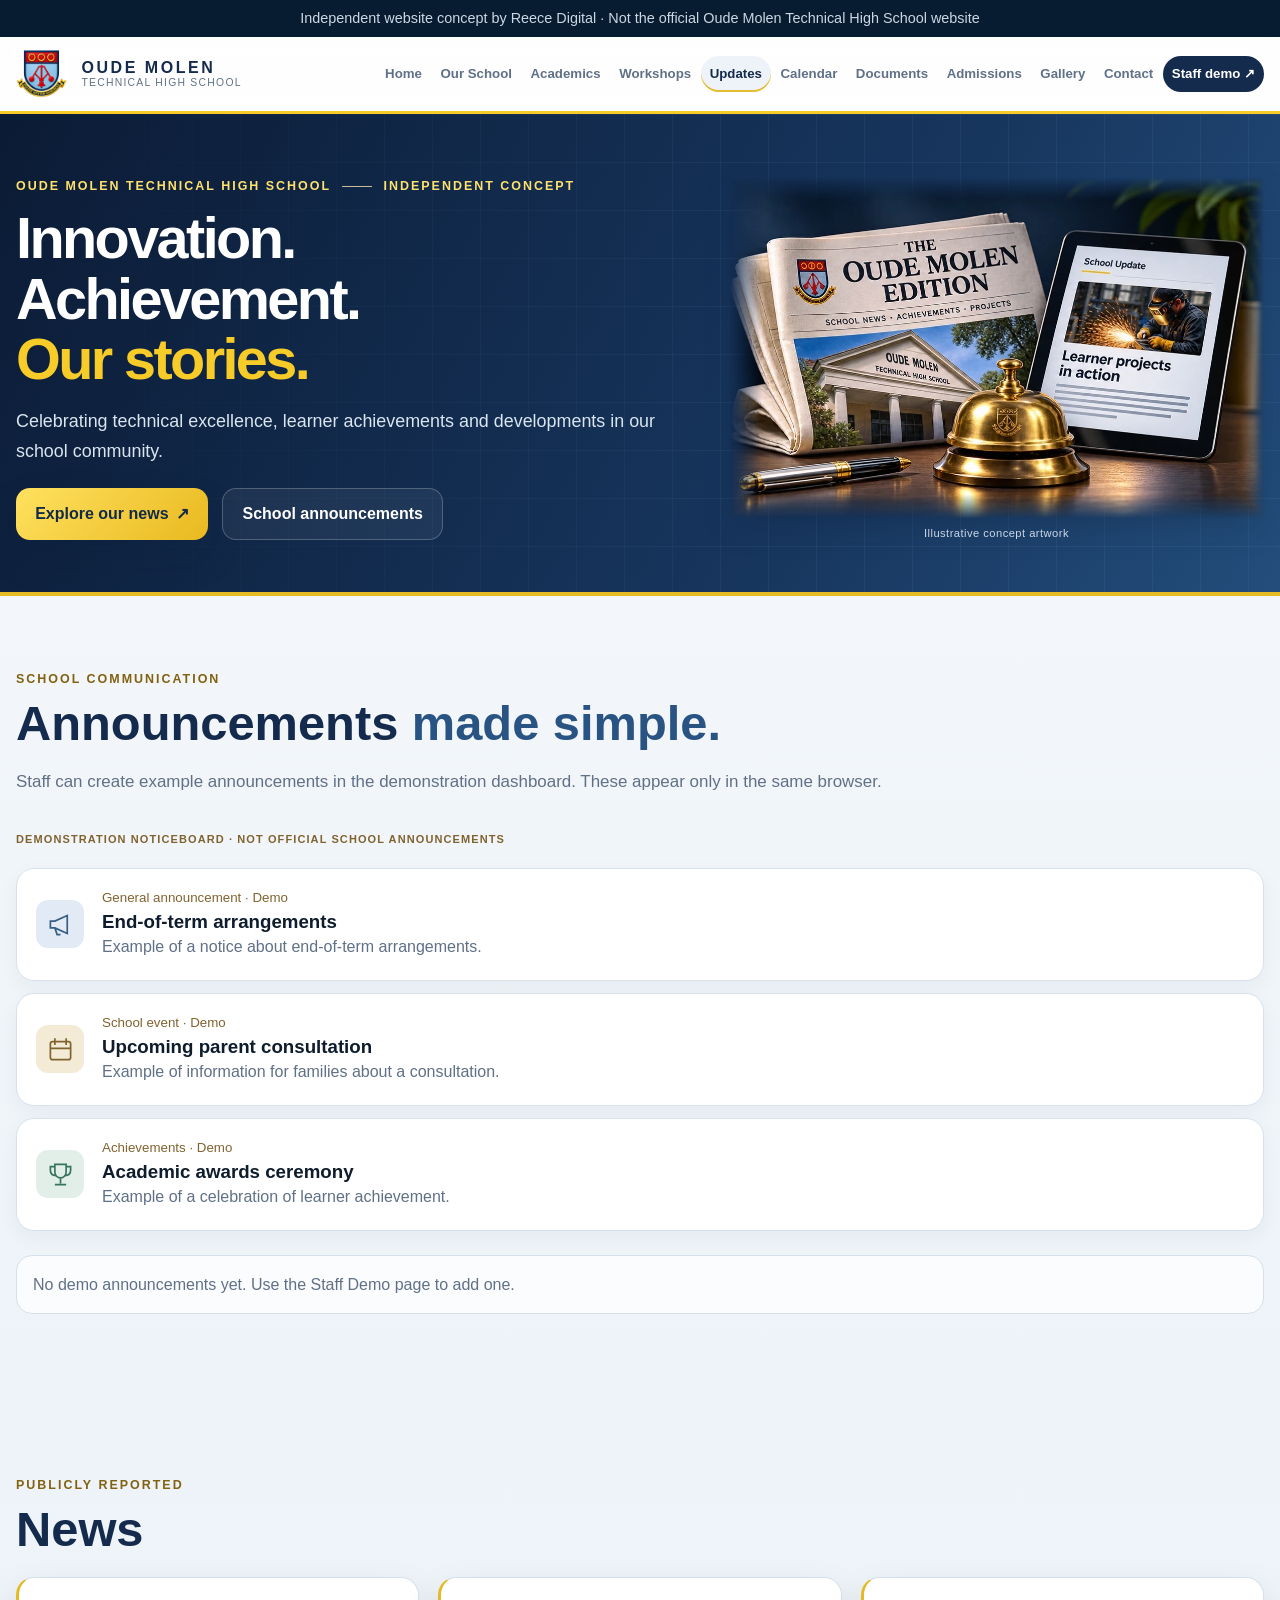
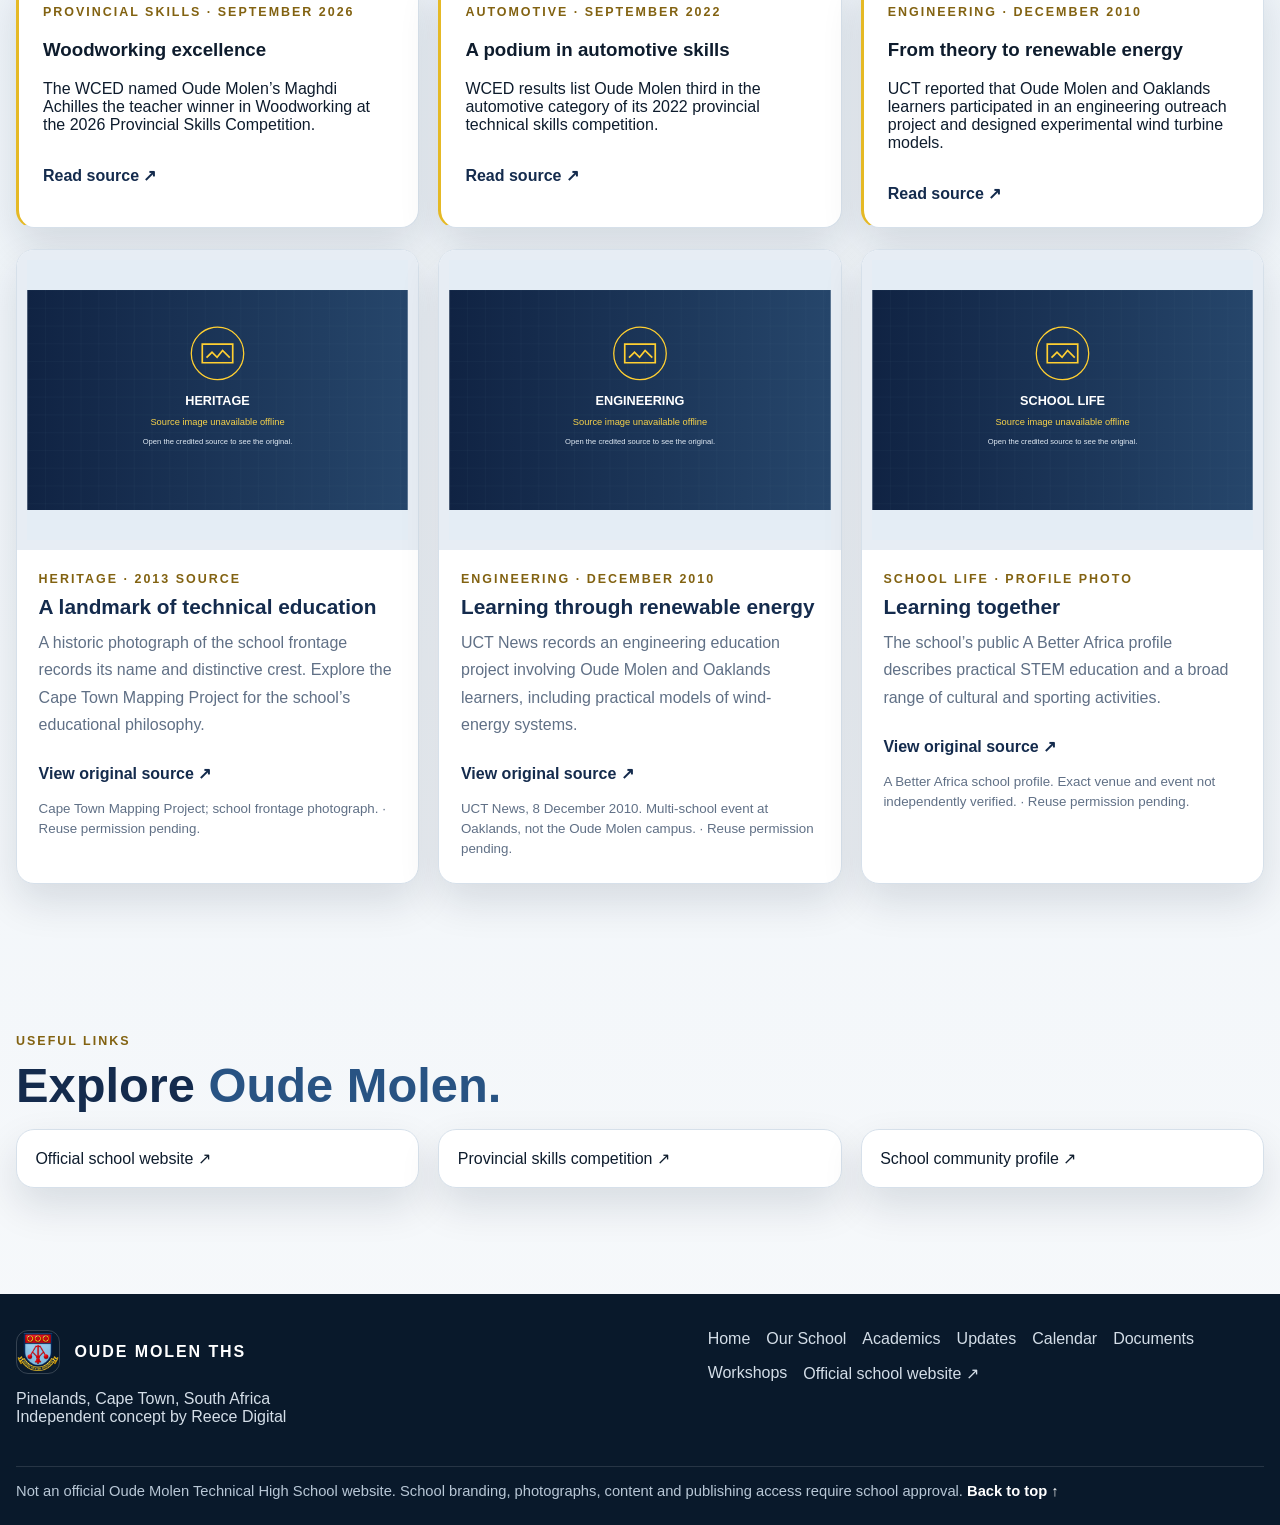
<file: updates.html>
<!DOCTYPE html>

<html lang="en-ZA"><head><meta charset="utf-8"/><meta content="width=device-width, initial-scale=1" name="viewport"/><meta content="#11253e" name="theme-color"/><meta content="Independent website concept for Oude Molen Technical High School in Pinelands, Cape Town. Not the official school website." name="description"/><meta content="Oude Molen Technical High School — Independent Concept" property="og:title"/><meta content="An independent Reece Digital concept for Oude Molen Technical High School. Not the official school website." property="og:description"/><meta content="website" property="og:type"/><title>Updates | Oude Molen Technical High School — Independent Concept</title><link href="assets/favicon.png" rel="icon" type="image/png"/><link href="css/site.css" rel="stylesheet"/><style>
.updates-hero-graphic{position:relative;width:min(430px,100%);min-height:328px;display:grid;place-items:center;filter:drop-shadow(0 18px 26px rgba(7,24,42,.20));}
.updates-hero-graphic::before{content:"";position:absolute;inset:12px 32px 48px;border-radius:50%;background:radial-gradient(circle at center,rgba(225,198,140,.12),rgba(225,198,140,0) 72%);pointer-events:none;}
.updates-hero-graphic::after{content:"";position:absolute;right:28px;top:8px;width:210px;height:210px;border-radius:50%;border:1px solid rgba(199,171,112,.14);pointer-events:none;}
.updates-paper{position:absolute;border-radius:18px;border:1px solid rgba(215,188,131,.55);overflow:hidden;box-shadow:0 16px 30px rgba(7,24,42,.22);}
.updates-back{background:linear-gradient(180deg,#deceb1 0%,#ccb58b 100%);width:184px;height:236px;opacity:.95;}
.updates-back-a{transform:rotate(-9deg) translate(-18px,18px);left:118px;top:56px;}
.updates-back-b{transform:rotate(8deg) translate(24px,10px);left:144px;top:48px;background:linear-gradient(180deg,#f3ebd8 0%,#d4c099 100%);}
.updates-front{position:relative;left:auto;top:auto;width:194px;background:linear-gradient(180deg,#f8f3e7 0%,#efe4cb 100%);z-index:2;transform:translateY(-6px);}
.updates-paper-head{background:linear-gradient(90deg,#173650 0%,#2f5884 100%);padding:16px 18px 14px;position:relative;}
.updates-paper-head::after{content:"";position:absolute;left:18px;right:18px;bottom:10px;height:1px;background:rgba(234,208,154,.45);}
.updates-paper-kicker{display:block;font-size:10px;letter-spacing:.16em;text-transform:uppercase;color:#ead09a;font-weight:800;margin-bottom:3px;}
.updates-paper-title{display:block;font-family:Georgia,serif;font-size:28px;line-height:1;color:#fff9e9;font-weight:700;}
.updates-paper-body{padding:16px 16px 18px;display:grid;gap:12px;}
.updates-hero-thumb{display:block;width:100%;aspect-ratio:4/3;object-fit:cover;border-radius:12px;border:1px solid rgba(23,54,80,.12);background:#d7e0eb;}
.updates-paper-copy h3{margin:0 0 8px;font-size:18px;color:#173650;}
.updates-paper-copy p{margin:0;color:#5f6d81;font-size:13px;line-height:1.55;}
.updates-paper-meta{display:flex;align-items:center;justify-content:space-between;gap:12px;padding-top:10px;border-top:1px solid rgba(140,153,164,.22);font-size:11px;color:#80632f;letter-spacing:.08em;text-transform:uppercase;font-weight:700;}
.updates-bell-badge{position:absolute;right:18px;top:78px;width:88px;height:88px;border-radius:50%;display:grid;place-items:center;background:rgba(23,54,80,.92);border:2px solid rgba(227,196,129,.9);box-shadow:0 8px 18px rgba(7,24,42,.24);z-index:3;}
.updates-bell-badge svg{width:42px;height:42px;color:#e6c784;}
.updates-bell-ring{position:absolute;inset:-10px;border-radius:50%;border:1px solid rgba(227,196,129,.26);}
.updates-bell-ring::before,.updates-bell-ring::after{content:"";position:absolute;inset:-8px;border-radius:50%;border:1px solid rgba(227,196,129,.14);}
.updates-hero-stamp{position:absolute;right:40px;bottom:18px;padding:0 0 0 8px;letter-spacing:.24em;font-size:11px;text-transform:uppercase;color:#d7bc83;font-weight:700;background:linear-gradient(90deg,rgba(7,24,42,.55),rgba(7,24,42,0));}
.updates-hero-stamp::before{content:"";position:absolute;left:0;right:0;top:-10px;height:12px;background:radial-gradient(circle at center,rgba(7,24,42,.35),rgba(7,24,42,0) 70%);z-index:-1;}
@media(max-width:760px){.updates-hero-graphic{min-height:270px;width:min(340px,95%)}.updates-back{width:146px;height:198px}.updates-back-a{left:82px;top:48px}.updates-back-b{left:108px;top:42px}.updates-front{width:164px}.updates-paper-title{font-size:22px}.updates-paper-copy h3{font-size:16px}.updates-bell-badge{right:4px;top:72px;width:72px;height:72px}.updates-bell-badge svg{width:34px;height:34px}.updates-hero-stamp{right:12px;bottom:12px;font-size:10px;}}
@media(prefers-reduced-motion:reduce){.updates-hero-graphic *{animation:none!important;transition:none!important}}
</style><style>.fh-reveal{animation:fhReveal .7s ease-out both}@keyframes fhReveal{from{opacity:0;translate:0 15px}to{opacity:1;translate:0 0}}.link-card .fh-link-icon{width:32px;height:32px;color:#a68549;animation:fhFloat 5s ease-in-out infinite}.link-card:hover{transform:translateY(-4px);transition:transform .3s}.fh-reveal[hidden]{display:none!important}@media(prefers-reduced-motion:reduce){.fh-reveal,.fh-link-icon{animation:none!important}}</style><style>.fh-demo-label{font-size:11px;letter-spacing:.1em;color:#80632f;font-weight:800}.fh-noticeboard{display:grid;gap:12px;margin:24px 0}.fh-notice{display:flex;align-items:center;gap:18px;padding:19px;border:1px solid #d7e0eb;border-radius:18px;background:#fff;box-shadow:0 7px 20px #1029440c}.fh-notice-icon{width:48px;height:48px;flex:0 0 48px;display:grid;place-items:center;border-radius:12px;background:#e2ebf5;color:#365d85}.fh-notice:nth-of-type(2) .fh-notice-icon{background:#f4ebd6;color:#80632f}.fh-notice:nth-of-type(3) .fh-notice-icon{background:#e1efe8;color:#367461}.fh-notice-icon svg{width:27px}.fh-notice h3,.fh-notice p{margin:5px 0}.fh-notice small{color:#80632f}.fh-notice p{color:#607086}
.fh-notice-icon svg{width:27px;height:27px;max-width:27px;max-height:27px;display:block}.fh-notice>div{min-width:0}.fh-notice{min-width:0}.fh-noticeboard{margin:24px 0}.updates-hero-graphic{min-height:350px}.updates-front{width:min(280px,78%);transform:rotate(-3deg)}.updates-paper-head{padding:13px 15px 17px}.updates-paper-title{font-size:24px;line-height:1.12}.updates-paper-kicker{font-size:9px;letter-spacing:.09em}.updates-paper-body{padding:12px;gap:8px}.updates-hero-thumb{aspect-ratio:16/9;object-fit:contain;background:#d7e0eb}.updates-paper-copy h3{font-size:17px;margin:0 0 4px}.updates-paper-meta{font-size:9px;gap:6px;flex-wrap:wrap}.updates-bell-badge{right:0;top:75px;width:76px;height:76px}.updates-back{width:60%;height:245px}.updates-back-a{left:15%;top:55px}.updates-back-b{left:23%;top:48px}.updates-hero-stamp{bottom:0}.updates-hero-graphic::after,.updates-bell-ring{display:none}#school-announcements,#reported-stories{scroll-margin-top:110px}@media(max-width:760px){.updates-hero-graphic{min-height:320px}.updates-front{width:min(240px,76%)}.updates-paper-title{font-size:21px}.updates-bell-badge{width:56px;height:56px;right:0}.updates-bell-badge svg{width:30px;height:30px}.updates-back{height:215px}.updates-hero-stamp{display:none}.fh-notice{padding:14px;gap:12px}}@media(prefers-reduced-motion:no-preference){.updates-hero-graphic{animation:omNewsFloat 8s ease-in-out infinite}@keyframes omNewsFloat{50%{transform:translateY(-5px)}}html:has(body[data-page=updates]){scroll-behavior:smooth}}
</style><style>
body[data-page="updates"] .news-headline span{display:block}
body[data-page="updates"] .news-headline span:last-child{color:#f7cc29}
body[data-page="updates"] .news-headline{font-size:clamp(2rem,4.5vw,4.4rem);line-height:1.05;overflow-wrap:normal}
body[data-page="updates"] .news-station-art{min-width:0;display:flex;flex-direction:column;justify-content:center;gap:8px}
body[data-page="updates"] .news-station-art img{display:block;width:100%;max-width:620px;height:auto;object-fit:contain;animation:newsStationFloat 9s ease-in-out infinite;filter:drop-shadow(0 12px 16px #07182a44)}
body[data-page="updates"] .news-station-art small{color:#d5e2ef;font-size:.7rem;letter-spacing:.04em;text-align:center}
@keyframes newsStationFloat{0%,100%{transform:translateY(0)}50%{transform:translateY(-5px)}}
@media(max-width:760px){body[data-page="updates"] .news-station-art{min-height:0}body[data-page="updates"] .news-headline{font-size:clamp(1.9rem,7vw,3rem)}}
@media(prefers-reduced-motion:reduce){body[data-page="updates"] .news-station-art img{animation:none}}
</style></head><body data-page="updates"><div class="disclaimer">Independent website concept by Reece Digital · Not the official Oude Molen Technical High School website</div><header class="site-header"><div class="header-inner"><a aria-label="Oude Molen Technical High School concept home" class="brand" href="index.html"><span class="brand-symbol"><img alt="Oude Molen Technical High School badge" src="assets/images/header-crest.png"/></span><span><strong>OUDE MOLEN</strong><small>TECHNICAL HIGH SCHOOL</small></span></a><button aria-controls="site-nav" aria-expanded="false" aria-label="Open navigation" class="menu-toggle" id="menu-toggle"><span></span><span></span><span></span></button><nav class="site-nav" id="site-nav"><a data-nav="index" href="index.html">Home</a><a data-nav="about" href="about.html">Our School</a><a data-nav="academics" href="academics.html">Academics</a><a data-nav="workshops" href="workshops.html">Workshops</a><a data-nav="updates" href="updates.html">Updates</a><a data-nav="calendar" href="calendar.html">Calendar</a><a data-nav="documents" href="documents.html">Documents</a><a data-nav="admissions" href="admissions.html">Admissions</a><a data-nav="gallery" href="gallery.html">Gallery</a><a data-nav="contact" href="contact.html">Contact</a><a class="staff-link" data-nav="staff-login" href="staff-login.html">Staff demo ↗</a></nav></div></header><main><section class="hero interior-hero"><div class="hero-lines"></div><div class="hero-inner"><div class="hero-copy"><span class="eyebrow hero-eyebrow">OUDE MOLEN TECHNICAL HIGH SCHOOL <span class="tiny-rule"></span> INDEPENDENT CONCEPT</span><h1 class="news-headline"><span>Innovation.</span><span>Achievement.</span><span>Our stories.</span></h1><p>Celebrating technical excellence, learner achievements and developments in our school community.</p><div class="hero-actions"><a class="btn btn-gold" href="#reported-stories">Explore our news <span aria-hidden="true">↗</span></a><a class="btn btn-ghost" href="#school-announcements">School announcements</a></div></div><div class="banner-art news-station-art"><img src="assets/images/news-station.webp" alt="Illustrative AI-generated newspaper, tablet, brass desk bell and pen; not documentary school photography." width="1066" height="680"/><small>Illustrative concept artwork</small></div></div></section><section class="section" id="school-announcements"><span class="eyebrow">SCHOOL COMMUNICATION</span><h2>Announcements <em>made simple.</em></h2><p class="section-lead">Staff can create example announcements in the demonstration dashboard. These appear only in the same browser.</p><div class="fh-noticeboard"><p class="fh-demo-label">DEMONSTRATION NOTICEBOARD · NOT OFFICIAL SCHOOL ANNOUNCEMENTS</p><article class="fh-notice"><span class="fh-notice-icon"><svg aria-hidden="true" fill="none" stroke="currentColor" stroke-width="1.5" viewBox="0 0 24 24"><path d="M3 9v6h4l11 5V4L7 9ZM7 15l2 6h3"></path></svg></span><div><small>General announcement · Demo</small><h3>End-of-term arrangements</h3><p>Example of a notice about end-of-term arrangements.</p></div></article><article class="fh-notice"><span class="fh-notice-icon"><svg aria-hidden="true" fill="none" stroke="currentColor" stroke-width="1.5" viewBox="0 0 24 24"><rect height="16" rx="2" width="18" x="3" y="5"></rect><path d="M7 2v6M17 2v6M3 11h18"></path></svg></span><div><small>School event · Demo</small><h3>Upcoming parent consultation</h3><p>Example of information for families about a consultation.</p></div></article><article class="fh-notice"><span class="fh-notice-icon"><svg aria-hidden="true" fill="none" stroke="currentColor" stroke-width="1.5" viewBox="0 0 24 24"><path d="M7 3h10v7a5 5 0 0 1-10 0ZM7 5H3v3q0 5 5 5M17 5h4v3q0 5-5 5M12 15v5M7 21h10"></path></svg></span><div><small>Achievements · Demo</small><h3>Academic awards ceremony</h3><p>Example of a celebration of learner achievement.</p></div></article></div><div class="stack" id="announcements"></div></section><section class="section" id="reported-stories"><span class="eyebrow">PUBLICLY REPORTED</span><h2>News</h2><div class="card-grid om-news-grid"><article class="info-card om-news"><span class="eyebrow">PROVINCIAL SKILLS · SEPTEMBER 2026</span><h3>Woodworking excellence</h3><p>The WCED named Oude Molen’s Maghdi Achilles the teacher winner in Woodworking at the 2026 Provincial Skills Competition.</p><a class="text-link" href="https://www.westerncape.gov.za/education/provincial-skills-competition-showcases-excellence-technical-education" rel="noopener noreferrer" target="_blank">Read source ↗</a></article><article class="info-card om-news"><span class="eyebrow">AUTOMOTIVE · SEPTEMBER 2022</span><h3>A podium in automotive skills</h3><p>WCED results list Oude Molen third in the automotive category of its 2022 provincial technical skills competition.</p><a class="text-link" href="https://www.westerncape.gov.za/education/article/showcasing-skills-will-contribute-towards-our-economy" rel="noopener noreferrer" target="_blank">Read source ↗</a></article><article class="info-card om-news"><span class="eyebrow">ENGINEERING · DECEMBER 2010</span><h3>From theory to renewable energy</h3><p>UCT reported that Oude Molen and Oaklands learners participated in an engineering outreach project and designed experimental wind turbine models.</p><a class="text-link" href="https://www.news.uct.ac.za/article/-2010-12-08-students-wind-up-power-supply" rel="noopener noreferrer" target="_blank">Read source ↗</a></article></div><div class="stories-grid"><article class="story-card" data-category="Heritage"><div class="story-art om-story-art"><img alt="Oude Molen school building frontage and crest" data-fallback="assets/images/heritage-source.svg" data-original="https://images.squarespace-cdn.com/content/v1/518b5bd2e4b0d1e7bd9bd171/1369923502383-BFVYC7BYGP88KUE9D04W/20130521_105517.jpg" decoding="async" referrerpolicy="no-referrer" src="https://images.squarespace-cdn.com/content/v1/518b5bd2e4b0d1e7bd9bd171/1369923502383-BFVYC7BYGP88KUE9D04W/20130521_105517.jpg"/></div><div class="story-text"><span class="eyebrow">HERITAGE · 2013 SOURCE</span><h3>A landmark of technical education</h3><p>A historic photograph of the school frontage records its name and distinctive crest. Explore the Cape Town Mapping Project for the school’s educational philosophy.</p><a class="" href="https://p-goldstein.squarespace.com/oude-molen-academy-of-science-technology" rel="noopener noreferrer" target="_blank">View original source ↗</a><small class="photo-credit">Cape Town Mapping Project; school frontage photograph. · Reuse permission pending.</small></div></article><article class="story-card" data-category="Engineering"><div class="story-art om-story-art"><img alt="UCT IEEE and Oude Molen and Oaklands learners at a renewable energy installation at Oaklands" data-fallback="assets/images/energy-source.svg" data-original="https://www.news.uct.ac.za/images/archive/dailynews/2010/wind_turbine.jpg" decoding="async" referrerpolicy="no-referrer" src="https://www.news.uct.ac.za/images/archive/dailynews/2010/wind_turbine.jpg"/></div><div class="story-text"><span class="eyebrow">ENGINEERING · DECEMBER 2010</span><h3>Learning through renewable energy</h3><p>UCT News records an engineering education project involving Oude Molen and Oaklands learners, including practical models of wind-energy systems.</p><a class="" href="https://www.news.uct.ac.za/article/-2010-12-08-students-wind-up-power-supply" rel="noopener noreferrer" target="_blank">View original source ↗</a><small class="photo-credit">UCT News, 8 December 2010. Multi-school event at Oaklands, not the Oude Molen campus. · Reuse permission pending.</small></div></article><article class="story-card" data-category="School life"><div class="story-art om-story-art"><img alt="Audience of learners in an auditorium, as shown in the Oude Molen public school profile" data-fallback="assets/images/community-source.svg" data-original="https://a-better-africa.com/show/oude-molen-hts-cape-town-western-cape/wiki-image/WhatsApp-Image-2019-07-16-at-19.50.08-1024x768.jpeg" decoding="async" referrerpolicy="no-referrer" src="https://a-better-africa.com/show/oude-molen-hts-cape-town-western-cape/wiki-image/WhatsApp-Image-2019-07-16-at-19.50.08-1024x768.jpeg"/></div><div class="story-text"><span class="eyebrow">SCHOOL LIFE · PROFILE PHOTO</span><h3>Learning together</h3><p>The school’s public A Better Africa profile describes practical STEM education and a broad range of cultural and sporting activities.</p><a class="" href="https://a-better-africa.com/show/oude-molen-hts-cape-town-western-cape" rel="noopener noreferrer" target="_blank">View original source ↗</a><small class="photo-credit">A Better Africa school profile. Exact venue and event not independently verified. · Reuse permission pending.</small></div></article></div></section><section class="section story-links"><span class="eyebrow">USEFUL LINKS</span><h2>Explore <em>Oude Molen.</em></h2><div class="link-grid"><a class="link-card" href="https://www.oudemolen.org.za/" rel="noopener noreferrer" target="_blank">Official school website ↗</a><a class="link-card" href="https://www.westerncape.gov.za/education/provincial-skills-competition-showcases-excellence-technical-education" rel="noopener noreferrer" target="_blank">Provincial skills competition ↗</a><a class="link-card" href="https://a-better-africa.com/show/oude-molen-hts-cape-town-western-cape" rel="noopener noreferrer" target="_blank">School community profile ↗</a></div></section></main><footer class="site-footer"><div class="footer-inner"><div><span class="footer-brand"><img alt="Oude Molen Technical High School badge" src="assets/images/header-crest.png"/><span>OUDE MOLEN THS</span></span><p>Pinelands, Cape Town, South Africa<br/>Independent concept by Reece Digital</p></div><div class="footer-nav"><a href="index.html">Home</a><a href="about.html">Our School</a><a href="academics.html">Academics</a><a href="updates.html">Updates</a><a href="calendar.html">Calendar</a><a href="documents.html">Documents</a><a href="workshops.html">Workshops</a><a class="" href="https://www.oudemolen.org.za/" rel="noopener noreferrer" target="_blank">Official school website ↗</a></div><div class="footer-bottom">Not an official Oude Molen Technical High School website. School branding, photographs, content and publishing access require school approval. <a href="#" id="back-to-top">Back to top ↑</a></div></div></footer><script defer="" src="js/site.js"></script><script>window.addEventListener('DOMContentLoaded',()=>{const items=document.querySelectorAll('.story-card,.link-card,.fh-notice');if(!('IntersectionObserver' in window)||matchMedia('(prefers-reduced-motion: reduce)').matches)return;const io=new IntersectionObserver(es=>{es.forEach(e=>{if(e.isIntersecting){e.target.classList.add('fh-reveal');io.unobserve(e.target)}})},{threshold:.15});items.forEach((e,i)=>{e.style.animationDelay=(i%3)*110+'ms';io.observe(e)});});</script></body></html>
</file>
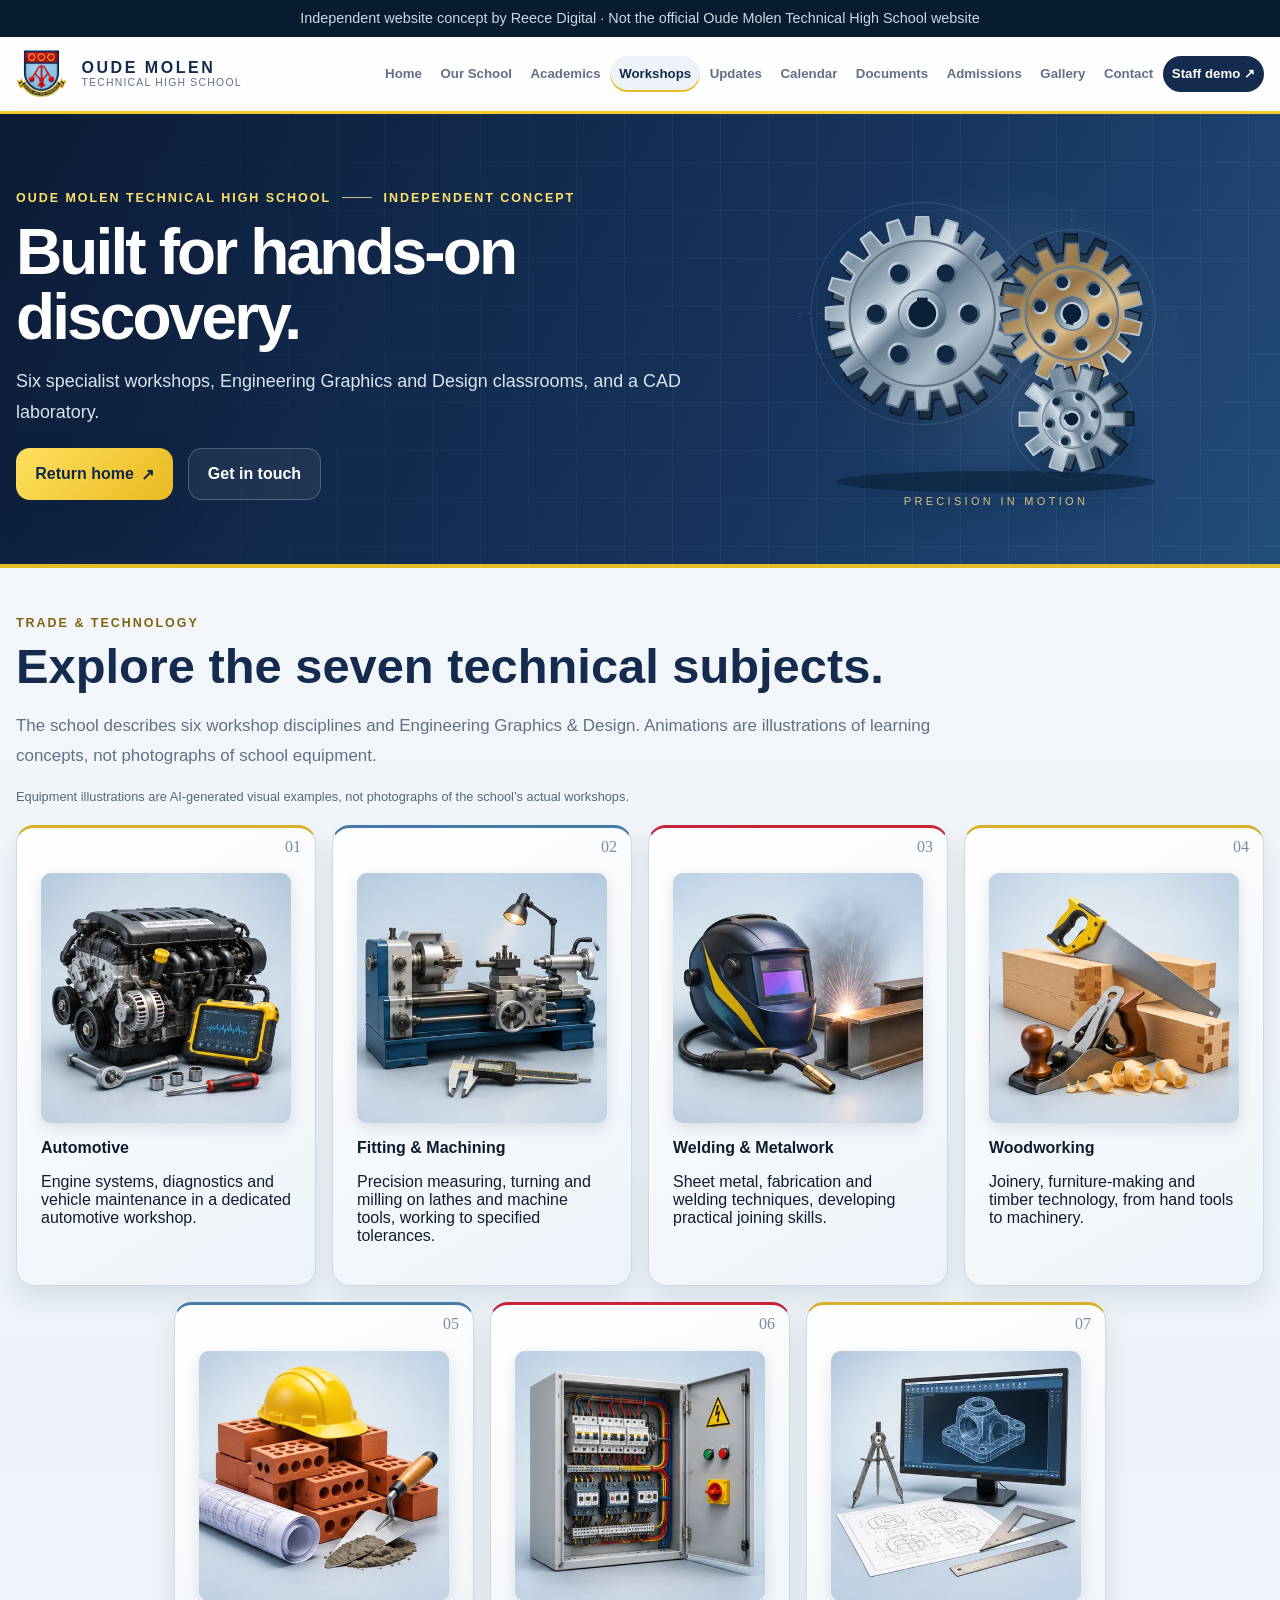
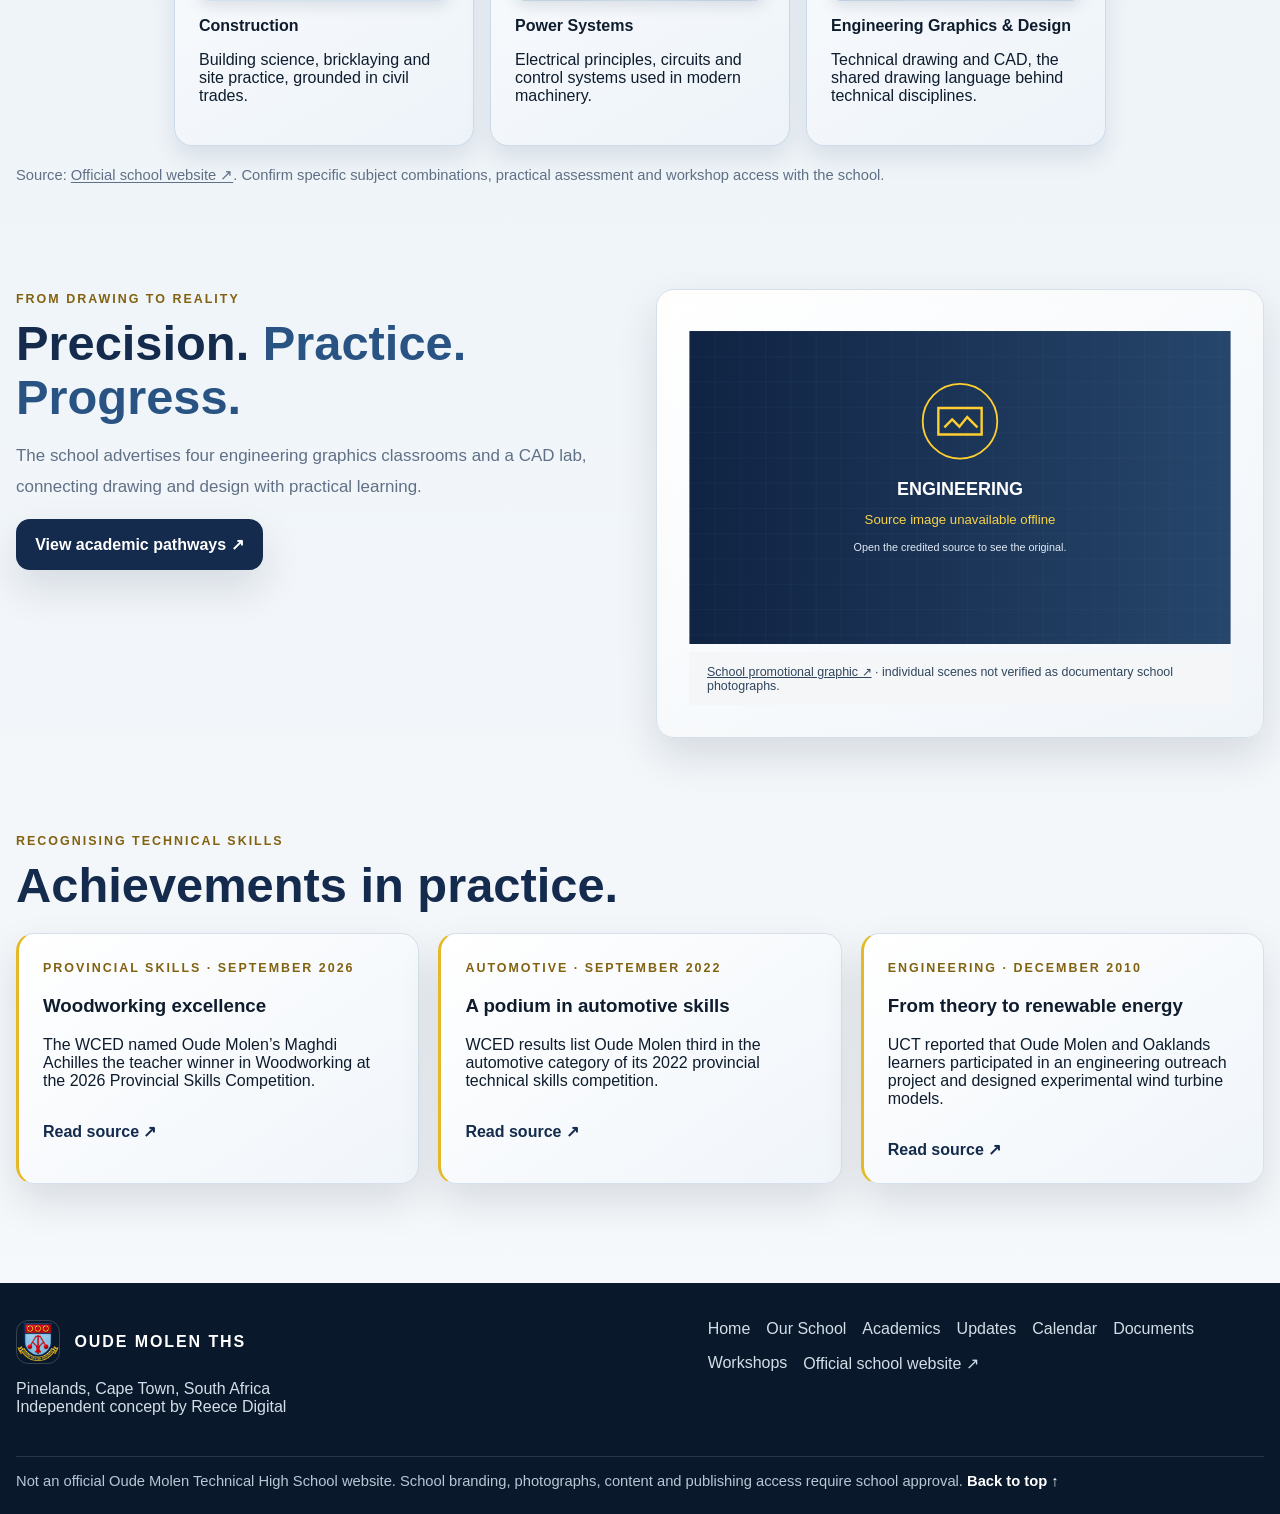
<file: workshops.html>
<!DOCTYPE html>

<html lang="en-ZA"><head><meta charset="utf-8"/><meta content="width=device-width, initial-scale=1" name="viewport"/><meta content="#11253e" name="theme-color"/><meta content="Independent website concept for Oude Molen Technical High School in Pinelands, Cape Town. Not the official school website." name="description"/><meta content="Oude Molen Technical High School — Independent Concept" property="og:title"/><meta content="An independent Reece Digital concept for Oude Molen Technical High School. Not the official school website." property="og:description"/><meta content="website" property="og:type"/><title>Workshops | Oude Molen Technical High School — Independent Concept</title><link href="assets/favicon.png" rel="icon" type="image/png"/><link href="css/site.css" rel="stylesheet"/><style>.feature-hero-svg{width:min(430px,96%)!important;max-height:340px;overflow:visible;filter:drop-shadow(0 12px 12px #07182a66)}.fh-float{animation:fhFloat 7s ease-in-out infinite}.fh-orbit{transform-origin:180px 145px;animation:fhOrbit 32s linear infinite}.fh-glow{animation:fhGlow 6s ease-in-out infinite}@keyframes fhFloat{50%{transform:translateY(-8px)}}@keyframes fhOrbit{to{transform:rotate(360deg)}}@keyframes fhGlow{50%{opacity:.35}}@media(max-width:760px){.feature-hero-svg{max-height:260px}}@media(prefers-reduced-motion:reduce){.feature-hero-svg *{animation:none!important}}</style><style>.fh-leaf{transform-origin:180px 155px;animation:fhTurn 6s ease-in-out infinite}@keyframes fhTurn{0%,12%{transform:scaleX(1)}80%,94%{transform:scaleX(-1)}95%,100%{opacity:0;transform:scaleX(-1)}}@media(prefers-reduced-motion:reduce){.fh-leaf{animation:none}}</style><style>
/* v1.4: balanced workshop rows; page-local refinement */
.om-tech-grid{display:flex;flex-wrap:wrap;justify-content:center;align-items:stretch;gap:1rem;margin:1.3rem 0}
.om-tech-grid>.om-tech-card{flex:0 0 calc((100% - 3rem)/4);max-width:calc((100% - 3rem)/4);box-sizing:border-box}
.om-tech-card .om-real-art{position:relative;isolation:isolate}
.om-tech-effect{position:absolute;inset:0;width:100%;height:100%;pointer-events:none;overflow:hidden}
.om-diagnostic{animation:omDiag 4s ease-in-out infinite;transform-origin:center}
.om-weld-ray{stroke-dasharray:5 25;animation:omRay 2.8s linear infinite;opacity:.6}
.om-led-pulse{animation:omPulse 3.5s ease-in-out infinite}
.om-cad-trace{stroke-dasharray:45 280;animation:omTrace 7s linear infinite}
@keyframes omDiag{0%,100%{opacity:.15}50%{opacity:.85}}@keyframes omRay{to{stroke-dashoffset:-60}}@keyframes omPulse{0%,100%{opacity:.2}50%{opacity:.85}}@keyframes omTrace{to{stroke-dashoffset:-325}}
.om-technical{padding-block:2.8rem}.om-stats{padding-block:.9rem 1.5rem}
.om-technical+.section,.om-technical+.section+.section{padding-block:2.9rem}
@media(max-width:1120px){.om-tech-grid>.om-tech-card{flex-basis:calc((100% - 2rem)/3);max-width:calc((100% - 2rem)/3)}}
@media(max-width:760px){.om-tech-grid>.om-tech-card{flex-basis:calc((100% - 1rem)/2);max-width:calc((100% - 1rem)/2)}.om-technical,.om-technical+.section,.om-technical+.section+.section{padding-block:2.3rem}}
@media(max-width:460px){.om-tech-grid>.om-tech-card{flex-basis:100%;max-width:100%}}
@media(prefers-reduced-motion:reduce){.om-tech-effect{display:none}}
</style><style>.om-industrial-gears{width:min(440px,98%)!important;max-height:350px;overflow:visible}.om-metal-turn{transform-origin:0 0;animation:omSpin 20s linear infinite}@media(max-width:760px){.om-industrial-gears{max-height:260px}}@media(prefers-reduced-motion:reduce){.om-metal-turn{animation:none!important}}</style><style>
/* v1.6: smooth material lighting; stationary artwork, no artificial lines */
.om-tech-card .om-real-art{position:relative;isolation:isolate;overflow:hidden}
.om-tech-card .om-real-art img,.om-tech-card:hover .om-real-art img,.om-tech-card:focus-within .om-real-art img{animation:none!important;transform:none!important;transition:none}
.om-tech-card .om-real-art::after{content:"";position:absolute;inset:0;pointer-events:none;background:radial-gradient(ellipse at 22% 14%,rgba(255,255,255,.36),transparent 65%);opacity:.12;animation:omSoftLight 9s ease-in-out infinite;}
.om-tech-card:nth-child(2n) .om-real-art::after{animation-delay:-3s;animation-duration:11s}.om-tech-card:nth-child(3n) .om-real-art::after{animation-delay:-6s;animation-duration:13s}
.om-tech-card,.om-news,.om-workshop-panel{transition:box-shadow .55s ease,transform .55s cubic-bezier(.2,.7,.3,1),border-color .55s ease}
.om-tech-card:hover,.om-tech-card:focus-within,.om-news:hover,.om-news:focus-within,.om-workshop-panel:hover{transform:translateY(-4px);box-shadow:0 18px 34px rgba(12,40,67,.16)}
.om-news,.om-workshop-panel{position:relative;background:linear-gradient(145deg,#fff,#f0f5fa)}
.om-news::after,.om-workshop-panel::after{content:"";position:absolute;inset:0;border-radius:inherit;pointer-events:none;box-shadow:inset 0 0 22px rgba(244,197,55,.16);opacity:.15;animation:omSoftLight 12s ease-in-out infinite}
.om-news:nth-child(2)::after{animation-delay:-4s}.om-news:nth-child(3)::after{animation-delay:-8s}
@keyframes omSoftLight{0%,100%{opacity:.12}50%{opacity:.68}}
@media(prefers-reduced-motion:reduce){.om-tech-card .om-real-art::after,.om-news::after,.om-workshop-panel::after{animation:none!important;opacity:.12}.om-tech-card,.om-news,.om-workshop-panel{transition:none!important;transform:none!important}}
</style><style>.om-tech-card[id]{scroll-margin-top:130px}.om-tech-card:target{outline:2px solid #d5ad36;outline-offset:4px;box-shadow:0 12px 28px #142b4d20}</style><style>
/* v1.13: one gold shimmer sweep on achievement cards, no looping overlays. */
body[data-page="workshops"] .om-news-grid .om-news{position:relative;overflow:hidden;isolation:isolate;transition:transform .4s cubic-bezier(.2,.7,.3,1),box-shadow .4s ease,border-color .4s ease}
body[data-page="workshops"] .om-news-grid .om-news::after{animation:none;opacity:0;box-shadow:none;background:linear-gradient(110deg,transparent 20%,rgba(255,213,87,.08) 38%,rgba(255,218,112,.34) 50%,rgba(255,236,170,.12) 62%,transparent 80%);inset:0;transform:translateX(-110%);pointer-events:none;z-index:0;transition:none}
body[data-page="workshops"] .om-news-grid .om-news>*{position:relative;z-index:1}
body[data-page="workshops"] .om-news-grid .om-news:hover,body[data-page="workshops"] .om-news-grid .om-news:focus-within{border-color:#dabb58;border-left-color:#e5b925;transform:translateY(-4px);box-shadow:0 18px 34px rgba(12,40,67,.16)}
body[data-page="workshops"] .om-news-grid .om-news:hover::after,body[data-page="workshops"] .om-news-grid .om-news:focus-within::after{animation:omAchievementGold 1.1s cubic-bezier(.22,.61,.36,1) 1 both}
@keyframes omAchievementGold{0%{transform:translateX(-110%);opacity:0}15%,75%{opacity:1}100%{transform:translateX(110%);opacity:0}}
@media(prefers-reduced-motion:reduce){body[data-page="workshops"] .om-news-grid .om-news:hover::after,body[data-page="workshops"] .om-news-grid .om-news:focus-within::after{animation:none!important;opacity:0!important}body[data-page="workshops"] .om-news-grid .om-news{transform:none!important;transition:none!important}}
</style></head><body data-page="workshops"><div class="disclaimer">Independent website concept by Reece Digital · Not the official Oude Molen Technical High School website</div><header class="site-header"><div class="header-inner"><a aria-label="Oude Molen Technical High School concept home" class="brand" href="index.html"><span class="brand-symbol"><img alt="Oude Molen Technical High School badge" src="assets/images/header-crest.png"/></span><span><strong>OUDE MOLEN</strong><small>TECHNICAL HIGH SCHOOL</small></span></a><button aria-controls="site-nav" aria-expanded="false" aria-label="Open navigation" class="menu-toggle" id="menu-toggle"><span></span><span></span><span></span></button><nav class="site-nav" id="site-nav"><a data-nav="index" href="index.html">Home</a><a data-nav="about" href="about.html">Our School</a><a data-nav="academics" href="academics.html">Academics</a><a data-nav="workshops" href="workshops.html">Workshops</a><a data-nav="updates" href="updates.html">Updates</a><a data-nav="calendar" href="calendar.html">Calendar</a><a data-nav="documents" href="documents.html">Documents</a><a data-nav="admissions" href="admissions.html">Admissions</a><a data-nav="gallery" href="gallery.html">Gallery</a><a data-nav="contact" href="contact.html">Contact</a><a class="staff-link" data-nav="staff-login" href="staff-login.html">Staff demo ↗</a></nav></div></header><main><section class="hero interior-hero"><div class="hero-lines"></div><div class="hero-inner"><div class="hero-copy"><span class="eyebrow hero-eyebrow">OUDE MOLEN TECHNICAL HIGH SCHOOL <span class="tiny-rule"></span> INDEPENDENT CONCEPT</span><h1>Built for hands-on discovery.</h1><p>Six specialist workshops, Engineering Graphics and Design classrooms, and a CAD laboratory.</p><div class="hero-actions"><a class="btn btn-gold" href="index.html">Return home <span aria-hidden="true">↗</span></a><a class="btn btn-ghost" href="contact.html">Get in touch</a></div></div><div aria-hidden="true" class="banner-art"><svg xmlns="http://www.w3.org/2000/svg" viewBox="0 0 400 305" class="om-gear-hero om-industrial-gears"><defs>
<linearGradient id="omSteel" x1="0" y1="0" x2="1" y2="1"><stop stop-color="#edf4fa"/><stop offset=".19" stop-color="#849aaa"/><stop offset=".38" stop-color="#dce7ef"/><stop offset=".48" stop-color="#6d8396"/><stop offset=".72" stop-color="#b5c6d2"/><stop offset="1" stop-color="#52677b"/></linearGradient>
<linearGradient id="omBrass" x1="0" y1="0" x2="1" y2="1"><stop stop-color="#f4ddb0"/><stop offset=".28" stop-color="#aa8450"/><stop offset=".43" stop-color="#e6c78d"/><stop offset=".7" stop-color="#9b7846"/><stop offset="1" stop-color="#d0b17a"/></linearGradient>
<linearGradient id="omSide" x2="0" y2="1"><stop stop-color="#71879a"/><stop offset="1" stop-color="#162a3b"/></linearGradient><linearGradient id="omEdge" x2="1" y2="1"><stop stop-color="#f4f9fd"/><stop offset=".45" stop-color="#8fa4b6"/><stop offset="1" stop-color="#33495d"/></linearGradient><radialGradient id="omHalo"><stop stop-color="#c1d7ec" stop-opacity=".18"/><stop offset="1" stop-color="#c1d7ec" stop-opacity="0"/></radialGradient></defs><ellipse cx="203" cy="147" rx="175" ry="145" fill="url(#omHalo)"/><g stroke="#90b3ce" opacity=".2" fill="none"><circle cx="133" cy="125" r="101"/><circle cx="269" cy="125" r="76"/><circle cx="269" cy="221" r="55"/><path d="M20 125H368M269 30V281" stroke-dasharray="3 6"/></g><ellipse cx="200" cy="278" rx="145" ry="10" fill="#07182a" opacity=".5"/><g transform="translate(133 125)"><g class="om-metal-turn" style="animation-duration:20s;animation-direction:normal"><g transform="rotate(0)"><polygon points="70.13,-11.11 70.64,-7.13 87.83,-5.53 87.83,5.53 70.64,7.13 70.13,11.11 70.13,11.11 69.39,15.05 85.24,21.88 81.82,32.39 64.98,28.61 63.26,32.23 63.26,32.23 61.34,35.76 74.30,47.15 67.81,56.09 52.96,47.29 50.20,50.20 50.20,50.20 47.29,52.96 56.09,67.81 47.15,74.30 35.76,61.34 32.23,63.26 32.23,63.26 28.61,64.98 32.39,81.82 21.88,85.24 15.05,69.39 11.11,70.13 11.11,70.13 7.13,70.64 5.53,87.83 -5.53,87.83 -7.13,70.64 -11.11,70.13 -11.11,70.13 -15.05,69.39 -21.88,85.24 -32.39,81.82 -28.61,64.98 -32.23,63.26 -32.23,63.26 -35.76,61.34 -47.15,74.30 -56.09,67.81 -47.29,52.96 -50.20,50.20 -50.20,50.20 -52.96,47.29 -67.81,56.09 -74.30,47.15 -61.34,35.76 -63.26,32.23 -63.26,32.23 -64.98,28.61 -81.82,32.39 -85.24,21.88 -69.39,15.05 -70.13,11.11 -70.13,11.11 -70.64,7.13 -87.83,5.53 -87.83,-5.53 -70.64,-7.13 -70.13,-11.11 -70.13,-11.11 -69.39,-15.05 -85.24,-21.88 -81.82,-32.39 -64.98,-28.61 -63.26,-32.23 -63.26,-32.23 -61.34,-35.76 -74.30,-47.15 -67.81,-56.09 -52.96,-47.29 -50.20,-50.20 -50.20,-50.20 -47.29,-52.96 -56.09,-67.81 -47.15,-74.30 -35.76,-61.34 -32.23,-63.26 -32.23,-63.26 -28.61,-64.98 -32.39,-81.82 -21.88,-85.24 -15.05,-69.39 -11.11,-70.13 -11.11,-70.13 -7.13,-70.64 -5.53,-87.83 5.53,-87.83 7.13,-70.64 11.11,-70.13 11.11,-70.13 15.05,-69.39 21.88,-85.24 32.39,-81.82 28.61,-64.98 32.23,-63.26 32.23,-63.26 35.76,-61.34 47.15,-74.30 56.09,-67.81 47.29,-52.96 50.20,-50.20 50.20,-50.20 52.96,-47.29 67.81,-56.09 74.30,-47.15 61.34,-35.76 63.26,-32.23 63.26,-32.23 64.98,-28.61 81.82,-32.39 85.24,-21.88 69.39,-15.05 70.13,-11.11" transform="translate(3 8)" fill="url(#omSide)" stroke="#0e1927" stroke-width="1.5"/><polygon points="70.13,-11.11 70.64,-7.13 87.83,-5.53 87.83,5.53 70.64,7.13 70.13,11.11 70.13,11.11 69.39,15.05 85.24,21.88 81.82,32.39 64.98,28.61 63.26,32.23 63.26,32.23 61.34,35.76 74.30,47.15 67.81,56.09 52.96,47.29 50.20,50.20 50.20,50.20 47.29,52.96 56.09,67.81 47.15,74.30 35.76,61.34 32.23,63.26 32.23,63.26 28.61,64.98 32.39,81.82 21.88,85.24 15.05,69.39 11.11,70.13 11.11,70.13 7.13,70.64 5.53,87.83 -5.53,87.83 -7.13,70.64 -11.11,70.13 -11.11,70.13 -15.05,69.39 -21.88,85.24 -32.39,81.82 -28.61,64.98 -32.23,63.26 -32.23,63.26 -35.76,61.34 -47.15,74.30 -56.09,67.81 -47.29,52.96 -50.20,50.20 -50.20,50.20 -52.96,47.29 -67.81,56.09 -74.30,47.15 -61.34,35.76 -63.26,32.23 -63.26,32.23 -64.98,28.61 -81.82,32.39 -85.24,21.88 -69.39,15.05 -70.13,11.11 -70.13,11.11 -70.64,7.13 -87.83,5.53 -87.83,-5.53 -70.64,-7.13 -70.13,-11.11 -70.13,-11.11 -69.39,-15.05 -85.24,-21.88 -81.82,-32.39 -64.98,-28.61 -63.26,-32.23 -63.26,-32.23 -61.34,-35.76 -74.30,-47.15 -67.81,-56.09 -52.96,-47.29 -50.20,-50.20 -50.20,-50.20 -47.29,-52.96 -56.09,-67.81 -47.15,-74.30 -35.76,-61.34 -32.23,-63.26 -32.23,-63.26 -28.61,-64.98 -32.39,-81.82 -21.88,-85.24 -15.05,-69.39 -11.11,-70.13 -11.11,-70.13 -7.13,-70.64 -5.53,-87.83 5.53,-87.83 7.13,-70.64 11.11,-70.13 11.11,-70.13 15.05,-69.39 21.88,-85.24 32.39,-81.82 28.61,-64.98 32.23,-63.26 32.23,-63.26 35.76,-61.34 47.15,-74.30 56.09,-67.81 47.29,-52.96 50.20,-50.20 50.20,-50.20 52.96,-47.29 67.81,-56.09 74.30,-47.15 61.34,-35.76 63.26,-32.23 63.26,-32.23 64.98,-28.61 81.82,-32.39 85.24,-21.88 69.39,-15.05 70.13,-11.11" fill="url(#omSteel)" stroke="url(#omEdge)" stroke-width="1.7" stroke-linejoin="round"/><circle r="66" fill="url(#omSteel)" stroke="#647586" stroke-width="2"/><circle r="55.20" fill="none" stroke="#f0f7ff" opacity=".14" stroke-width=".65"/><circle r="57.60" fill="none" stroke="#f0f7ff" opacity=".14" stroke-width=".65"/><circle r="60.00" fill="none" stroke="#f0f7ff" opacity=".14" stroke-width=".65"/><circle r="62.40" fill="none" stroke="#f0f7ff" opacity=".14" stroke-width=".65"/><circle r="64.80" fill="none" stroke="#f0f7ff" opacity=".14" stroke-width=".65"/><circle r="67.20" fill="none" stroke="#f0f7ff" opacity=".14" stroke-width=".65"/><circle cx="42.40" cy="0.00" r="9.20" fill="#102740" stroke="url(#omEdge)" stroke-width="2.2"/><circle cx="21.20" cy="36.72" r="9.20" fill="#102740" stroke="url(#omEdge)" stroke-width="2.2"/><circle cx="-21.20" cy="36.72" r="9.20" fill="#102740" stroke="url(#omEdge)" stroke-width="2.2"/><circle cx="-42.40" cy="0.00" r="9.20" fill="#102740" stroke="url(#omEdge)" stroke-width="2.2"/><circle cx="-21.20" cy="-36.72" r="9.20" fill="#102740" stroke="url(#omEdge)" stroke-width="2.2"/><circle cx="21.20" cy="-36.72" r="9.20" fill="#102740" stroke="url(#omEdge)" stroke-width="2.2"/><circle r="21.6" fill="url(#omEdge)" stroke="#677d91" stroke-width="1.4"/><circle r="13.600000000000001" fill="#0a1f34" stroke="#cbd9e4" stroke-width="2"/><path d="M-4.8 -14.399999999999999h9.6v7.199999999999999h-9.6z" fill="#0a1f34"/></g></g></g><g transform="translate(269 125)"><g class="om-metal-turn" style="animation-duration:14s;animation-direction:reverse"><g transform="rotate(192.85714285714286)"><polygon points="45.82,-10.46 46.52,-6.73 63.74,-5.74 63.74,5.74 46.52,6.73 45.82,10.46 45.82,10.46 44.83,14.12 59.92,22.49 54.94,32.83 38.99,26.24 36.75,29.30 36.75,29.30 34.26,32.17 44.23,46.26 35.26,53.41 23.74,40.56 20.39,42.35 20.39,42.35 16.91,43.85 19.78,60.87 8.59,63.42 3.79,46.85 0.00,47.00 0.00,47.00 -3.79,46.85 -8.59,63.42 -19.78,60.87 -16.91,43.85 -20.39,42.35 -20.39,42.35 -23.74,40.56 -35.26,53.41 -44.23,46.26 -34.26,32.17 -36.75,29.30 -36.75,29.30 -38.99,26.24 -54.94,32.83 -59.92,22.49 -44.83,14.12 -45.82,10.46 -45.82,10.46 -46.52,6.73 -63.74,5.74 -63.74,-5.74 -46.52,-6.73 -45.82,-10.46 -45.82,-10.46 -44.83,-14.12 -59.92,-22.49 -54.94,-32.83 -38.99,-26.24 -36.75,-29.30 -36.75,-29.30 -34.26,-32.17 -44.23,-46.26 -35.26,-53.41 -23.74,-40.56 -20.39,-42.35 -20.39,-42.35 -16.91,-43.85 -19.78,-60.87 -8.59,-63.42 -3.79,-46.85 -0.00,-47.00 -0.00,-47.00 3.79,-46.85 8.59,-63.42 19.78,-60.87 16.91,-43.85 20.39,-42.35 20.39,-42.35 23.74,-40.56 35.26,-53.41 44.23,-46.26 34.26,-32.17 36.75,-29.30 36.75,-29.30 38.99,-26.24 54.94,-32.83 59.92,-22.49 44.83,-14.12 45.82,-10.46" transform="translate(3 8)" fill="url(#omSide)" stroke="#0e1927" stroke-width="1.5"/><polygon points="45.82,-10.46 46.52,-6.73 63.74,-5.74 63.74,5.74 46.52,6.73 45.82,10.46 45.82,10.46 44.83,14.12 59.92,22.49 54.94,32.83 38.99,26.24 36.75,29.30 36.75,29.30 34.26,32.17 44.23,46.26 35.26,53.41 23.74,40.56 20.39,42.35 20.39,42.35 16.91,43.85 19.78,60.87 8.59,63.42 3.79,46.85 0.00,47.00 0.00,47.00 -3.79,46.85 -8.59,63.42 -19.78,60.87 -16.91,43.85 -20.39,42.35 -20.39,42.35 -23.74,40.56 -35.26,53.41 -44.23,46.26 -34.26,32.17 -36.75,29.30 -36.75,29.30 -38.99,26.24 -54.94,32.83 -59.92,22.49 -44.83,14.12 -45.82,10.46 -45.82,10.46 -46.52,6.73 -63.74,5.74 -63.74,-5.74 -46.52,-6.73 -45.82,-10.46 -45.82,-10.46 -44.83,-14.12 -59.92,-22.49 -54.94,-32.83 -38.99,-26.24 -36.75,-29.30 -36.75,-29.30 -34.26,-32.17 -44.23,-46.26 -35.26,-53.41 -23.74,-40.56 -20.39,-42.35 -20.39,-42.35 -16.91,-43.85 -19.78,-60.87 -8.59,-63.42 -3.79,-46.85 -0.00,-47.00 -0.00,-47.00 3.79,-46.85 8.59,-63.42 19.78,-60.87 16.91,-43.85 20.39,-42.35 20.39,-42.35 23.74,-40.56 35.26,-53.41 44.23,-46.26 34.26,-32.17 36.75,-29.30 36.75,-29.30 38.99,-26.24 54.94,-32.83 59.92,-22.49 44.83,-14.12 45.82,-10.46" fill="url(#omBrass)" stroke="url(#omEdge)" stroke-width="1.7" stroke-linejoin="round"/><circle r="42" fill="url(#omBrass)" stroke="#647586" stroke-width="2"/><circle r="38.64" fill="none" stroke="#f0f7ff" opacity=".14" stroke-width=".65"/><circle r="40.32" fill="none" stroke="#f0f7ff" opacity=".14" stroke-width=".65"/><circle r="42.00" fill="none" stroke="#f0f7ff" opacity=".14" stroke-width=".65"/><circle r="43.68" fill="none" stroke="#f0f7ff" opacity=".14" stroke-width=".65"/><circle r="45.36" fill="none" stroke="#f0f7ff" opacity=".14" stroke-width=".65"/><circle r="47.04" fill="none" stroke="#f0f7ff" opacity=".14" stroke-width=".65"/><circle cx="29.68" cy="0.00" r="6.44" fill="#102740" stroke="url(#omEdge)" stroke-width="2.2"/><circle cx="14.84" cy="25.70" r="6.44" fill="#102740" stroke="url(#omEdge)" stroke-width="2.2"/><circle cx="-14.84" cy="25.70" r="6.44" fill="#102740" stroke="url(#omEdge)" stroke-width="2.2"/><circle cx="-29.68" cy="0.00" r="6.44" fill="#102740" stroke="url(#omEdge)" stroke-width="2.2"/><circle cx="-14.84" cy="-25.70" r="6.44" fill="#102740" stroke="url(#omEdge)" stroke-width="2.2"/><circle cx="14.84" cy="-25.70" r="6.44" fill="#102740" stroke="url(#omEdge)" stroke-width="2.2"/><circle r="15.120000000000001" fill="url(#omEdge)" stroke="#677d91" stroke-width="1.4"/><circle r="9.520000000000001" fill="#0a1f34" stroke="#cbd9e4" stroke-width="2"/><path d="M-3.36 -10.08h6.72v5.04h-6.72z" fill="#0a1f34"/></g></g></g><g transform="translate(269 221)"><g class="om-metal-turn" style="animation-duration:10s;animation-direction:normal"><g transform="rotate(-72.0)"><polygon points="29.48,-9.58 30.38,-6.19 47.62,-6.02 47.62,6.02 30.38,6.19 29.48,9.58 29.48,9.58 28.21,12.85 42.06,23.12 34.99,32.86 20.94,22.86 18.22,25.08 18.22,25.08 15.27,26.98 20.44,43.43 8.99,47.15 3.50,30.80 0.00,31.00 0.00,31.00 -3.50,30.80 -8.99,47.15 -20.44,43.43 -15.27,26.98 -18.22,25.08 -18.22,25.08 -20.94,22.86 -34.99,32.86 -42.06,23.12 -28.21,12.85 -29.48,9.58 -29.48,9.58 -30.38,6.19 -47.62,6.02 -47.62,-6.02 -30.38,-6.19 -29.48,-9.58 -29.48,-9.58 -28.21,-12.85 -42.06,-23.12 -34.99,-32.86 -20.94,-22.86 -18.22,-25.08 -18.22,-25.08 -15.27,-26.98 -20.44,-43.43 -8.99,-47.15 -3.50,-30.80 -0.00,-31.00 -0.00,-31.00 3.50,-30.80 8.99,-47.15 20.44,-43.43 15.27,-26.98 18.22,-25.08 18.22,-25.08 20.94,-22.86 34.99,-32.86 42.06,-23.12 28.21,-12.85 29.48,-9.58" transform="translate(3 8)" fill="url(#omSide)" stroke="#0e1927" stroke-width="1.5"/><polygon points="29.48,-9.58 30.38,-6.19 47.62,-6.02 47.62,6.02 30.38,6.19 29.48,9.58 29.48,9.58 28.21,12.85 42.06,23.12 34.99,32.86 20.94,22.86 18.22,25.08 18.22,25.08 15.27,26.98 20.44,43.43 8.99,47.15 3.50,30.80 0.00,31.00 0.00,31.00 -3.50,30.80 -8.99,47.15 -20.44,43.43 -15.27,26.98 -18.22,25.08 -18.22,25.08 -20.94,22.86 -34.99,32.86 -42.06,23.12 -28.21,12.85 -29.48,9.58 -29.48,9.58 -30.38,6.19 -47.62,6.02 -47.62,-6.02 -30.38,-6.19 -29.48,-9.58 -29.48,-9.58 -28.21,-12.85 -42.06,-23.12 -34.99,-32.86 -20.94,-22.86 -18.22,-25.08 -18.22,-25.08 -15.27,-26.98 -20.44,-43.43 -8.99,-47.15 -3.50,-30.80 -0.00,-31.00 -0.00,-31.00 3.50,-30.80 8.99,-47.15 20.44,-43.43 15.27,-26.98 18.22,-25.08 18.22,-25.08 20.94,-22.86 34.99,-32.86 42.06,-23.12 28.21,-12.85 29.48,-9.58" fill="url(#omSteel)" stroke="url(#omEdge)" stroke-width="1.7" stroke-linejoin="round"/><circle r="26" fill="url(#omSteel)" stroke="#647586" stroke-width="2"/><circle r="25.5" fill="none" stroke="url(#omEdge)" stroke-width="1.2" opacity=".9"/><circle r="27.60" fill="none" stroke="#f0f7ff" opacity=".14" stroke-width=".65"/><circle r="28.80" fill="none" stroke="#f0f7ff" opacity=".14" stroke-width=".65"/><circle r="30.00" fill="none" stroke="#f0f7ff" opacity=".14" stroke-width=".65"/><circle r="31.20" fill="none" stroke="#f0f7ff" opacity=".14" stroke-width=".65"/><circle r="32.40" fill="none" stroke="#f0f7ff" opacity=".14" stroke-width=".65"/><circle r="33.60" fill="none" stroke="#f0f7ff" opacity=".14" stroke-width=".65"/><circle cx="21.20" cy="0.00" r="4.60" fill="#102740" stroke="url(#omEdge)" stroke-width="2.2"/><circle cx="10.60" cy="18.36" r="4.60" fill="#102740" stroke="url(#omEdge)" stroke-width="2.2"/><circle cx="-10.60" cy="18.36" r="4.60" fill="#102740" stroke="url(#omEdge)" stroke-width="2.2"/><circle cx="-21.20" cy="0.00" r="4.60" fill="#102740" stroke="url(#omEdge)" stroke-width="2.2"/><circle cx="-10.60" cy="-18.36" r="4.60" fill="#102740" stroke="url(#omEdge)" stroke-width="2.2"/><circle cx="10.60" cy="-18.36" r="4.60" fill="#102740" stroke="url(#omEdge)" stroke-width="2.2"/><circle r="10.8" fill="url(#omEdge)" stroke="#677d91" stroke-width="1.4"/><circle r="6.800000000000001" fill="#0a1f34" stroke="#cbd9e4" stroke-width="2"/><path d="M-2.4 -7.199999999999999h4.8v3.5999999999999996h-4.8z" fill="#0a1f34"/></g></g></g><text x="200" y="299" text-anchor="middle" fill="#e2c981" font-size="10" letter-spacing="3">PRECISION IN MOTION</text></svg></div></div></section><section class="section om-technical"><span class="eyebrow">TRADE &amp; TECHNOLOGY</span><h2>Explore the seven technical subjects.</h2><p class="section-lead">The school describes six workshop disciplines and Engineering Graphics &amp; Design. Animations are illustrations of learning concepts, not photographs of school equipment.</p><p class="om-render-credit">Equipment illustrations are AI-generated visual examples, not photographs of the school’s actual workshops.</p><div class="om-tech-grid"><article class="info-card om-tech-card" id="automotive"><span class="om-card-num">01</span><div class="om-tech-art om-real-art"><img alt="Illustrative render: Engine, diagnostic tablet and tools" decoding="async" height="432" loading="lazy" src="assets/images/workshop-renders/automotive.webp" width="432"/></div><h3>Automotive</h3><p>Engine systems, diagnostics and vehicle maintenance in a dedicated automotive workshop.</p></article><article class="info-card om-tech-card" id="fitting-machining"><span class="om-card-num">02</span><div class="om-tech-art om-real-art"><img alt="Illustrative render: Precision lathe and digital caliper" decoding="async" height="432" loading="lazy" src="assets/images/workshop-renders/fitting-machining.webp" width="432"/></div><h3>Fitting &amp; Machining</h3><p>Precision measuring, turning and milling on lathes and machine tools, working to specified tolerances.</p></article><article class="info-card om-tech-card" id="welding-metalwork"><span class="om-card-num">03</span><div class="om-tech-art om-real-art"><img alt="Illustrative render: Welding helmet, torch and steel" decoding="async" height="432" loading="lazy" src="assets/images/workshop-renders/welding-metalwork.webp" width="432"/></div><h3>Welding &amp; Metalwork</h3><p>Sheet metal, fabrication and welding techniques, developing practical joining skills.</p></article><article class="info-card om-tech-card" id="woodworking"><span class="om-card-num">04</span><div class="om-tech-art om-real-art"><img alt="Illustrative render: Saw, hand plane and timber joinery" decoding="async" height="432" loading="lazy" src="assets/images/workshop-renders/woodworking.webp" width="432"/></div><h3>Woodworking</h3><p>Joinery, furniture-making and timber technology, from hand tools to machinery.</p></article><article class="info-card om-tech-card" id="construction"><span class="om-card-num">05</span><div class="om-tech-art om-real-art"><img alt="Illustrative render: Bricks, hard hat, trowel and plans" decoding="async" height="432" loading="lazy" src="assets/images/workshop-renders/construction.webp" width="432"/></div><h3>Construction</h3><p>Building science, bricklaying and site practice, grounded in civil trades.</p></article><article class="info-card om-tech-card" id="power-systems"><span class="om-card-num">06</span><div class="om-tech-art om-real-art"><img alt="Illustrative render: Electrical control cabinet with wiring" decoding="async" height="432" loading="lazy" src="assets/images/workshop-renders/power-systems.webp" width="432"/></div><h3>Power Systems</h3><p>Electrical principles, circuits and control systems used in modern machinery.</p></article><article class="info-card om-tech-card" id="engineering-graphics"><span class="om-card-num">07</span><div class="om-tech-art om-real-art"><img alt="Illustrative render: CAD monitor, technical drawings and drafting tools" decoding="async" height="432" loading="lazy" src="assets/images/workshop-renders/engineering-graphics.webp" width="432"/></div><h3>Engineering Graphics &amp; Design</h3><p>Technical drawing and CAD, the shared drawing language behind technical disciplines.</p></article></div><p class="source-note">Source: <a class="" href="https://www.oudemolen.org.za/" rel="noopener noreferrer" target="_blank">Official school website ↗</a>. Confirm specific subject combinations, practical assessment and workshop access with the school.</p></section><section class="section split"><div><span class="eyebrow">FROM DRAWING TO REALITY</span><h2>Precision. <em>Practice. Progress.</em></h2><p class="lead">The school advertises four engineering graphics classrooms and a CAD lab, connecting drawing and design with practical learning.</p><a class="btn btn-primary" href="academics.html">View academic pathways ↗</a></div><figure class="feature-panel heritage-photo om-workshop-panel"><img alt="Official school-hosted workshop promotional composite, not independently verified documentary photography" data-fallback="assets/images/workshops-source.svg" data-original="https://www.oudemolen.org.za/wp-content/uploads/2026/10/Workshop-Banner-v2.jpeg" decoding="async" referrerpolicy="no-referrer" src="https://www.oudemolen.org.za/wp-content/uploads/2026/10/Workshop-Banner-v2.jpeg"/><figcaption><a class="" href="https://www.oudemolen.org.za/" rel="noopener noreferrer" target="_blank">School promotional graphic ↗</a> · individual scenes not verified as documentary school photographs.</figcaption></figure></section><section class="section"><span class="eyebrow">RECOGNISING TECHNICAL SKILLS</span><h2>Achievements in practice.</h2><div class="card-grid om-news-grid"><article class="info-card om-news"><span class="eyebrow">PROVINCIAL SKILLS · SEPTEMBER 2026</span><h3>Woodworking excellence</h3><p>The WCED named Oude Molen’s Maghdi Achilles the teacher winner in Woodworking at the 2026 Provincial Skills Competition.</p><a class="text-link" href="https://www.westerncape.gov.za/education/provincial-skills-competition-showcases-excellence-technical-education" rel="noopener noreferrer" target="_blank">Read source ↗</a></article><article class="info-card om-news"><span class="eyebrow">AUTOMOTIVE · SEPTEMBER 2022</span><h3>A podium in automotive skills</h3><p>WCED results list Oude Molen third in the automotive category of its 2022 provincial technical skills competition.</p><a class="text-link" href="https://www.westerncape.gov.za/education/article/showcasing-skills-will-contribute-towards-our-economy" rel="noopener noreferrer" target="_blank">Read source ↗</a></article><article class="info-card om-news"><span class="eyebrow">ENGINEERING · DECEMBER 2010</span><h3>From theory to renewable energy</h3><p>UCT reported that Oude Molen and Oaklands learners participated in an engineering outreach project and designed experimental wind turbine models.</p><a class="text-link" href="https://www.news.uct.ac.za/article/-2010-12-08-students-wind-up-power-supply" rel="noopener noreferrer" target="_blank">Read source ↗</a></article></div></section></main><footer class="site-footer"><div class="footer-inner"><div><span class="footer-brand"><img alt="Oude Molen Technical High School badge" src="assets/images/header-crest.png"/><span>OUDE MOLEN THS</span></span><p>Pinelands, Cape Town, South Africa<br/>Independent concept by Reece Digital</p></div><div class="footer-nav"><a href="index.html">Home</a><a href="about.html">Our School</a><a href="academics.html">Academics</a><a href="updates.html">Updates</a><a href="calendar.html">Calendar</a><a href="documents.html">Documents</a><a href="workshops.html">Workshops</a><a class="" href="https://www.oudemolen.org.za/" rel="noopener noreferrer" target="_blank">Official school website ↗</a></div><div class="footer-bottom">Not an official Oude Molen Technical High School website. School branding, photographs, content and publishing access require school approval. <a href="#" id="back-to-top">Back to top ↑</a></div></div></footer><script defer="" src="js/site.js"></script></body></html>
</file>
<file: css/site.css>
:root{
  --navy:#142b4d;
  --navy-2:#203b66;
  --navy-3:#285383;
  --gold:#f2c62c;
  --gold-soft:#fff0a4;
  --bg:#f4f7fb;
  --panel:#ffffff;
  --ink:#0e1c2d;
  --muted:#607086;
  --line:#d7e0eb;
  --shadow:0 18px 40px rgba(8,26,48,.12);
  --radius:26px;
  --max:1180px;
}
*{box-sizing:border-box}
html{scroll-behavior:smooth}
body{margin:0;font-family:Inter,Segoe UI,Roboto,Arial,sans-serif;color:var(--ink);background:linear-gradient(180deg,#f6f8fb,#eef3f8 30%,#f7f9fb)}
a{color:inherit;text-decoration:none}
img{max-width:100%;display:block}
main{overflow:hidden}
.disclaimer{background:#081c31;color:#cbd7e3;padding:.65rem 1rem;text-align:center;font-size:.9rem}
.site-header{position:sticky;top:0;z-index:40;background:rgba(255,255,255,.86);backdrop-filter:blur(10px);border-bottom:1px solid rgba(8,26,48,.08)}
.header-inner,.footer-inner,.hero-inner,.section,.quick-nav{width:min(var(--max),calc(100% - 2rem));margin-inline:auto}
.header-inner{display:flex;align-items:center;justify-content:space-between;gap:1rem;padding:1rem 0}
.brand{display:flex;align-items:center;gap:.9rem;min-width:0}
.brand strong{display:block;letter-spacing:.12em;font-size:1rem;color:var(--navy)}
.brand small{display:block;color:var(--muted);font-size:.78rem;letter-spacing:.22em}
.brand-symbol{width:58px;height:58px;border-radius:16px;overflow:hidden;border:1px solid rgba(211,176,107,.5);box-shadow:0 10px 25px rgba(15,39,65,.15);background:linear-gradient(160deg,#fff,#f6f1e4)}
.brand-symbol img{width:100%;height:100%;object-fit:cover}
.site-nav{display:flex;align-items:center;gap:.35rem;flex-wrap:wrap}
.site-nav a{padding:.8rem .92rem;border-radius:999px;color:var(--muted);font-weight:600;font-size:.95rem}
.site-nav a:hover,.site-nav a.active{background:rgba(15,39,65,.06);color:var(--navy)}
.site-nav .staff-link{background:var(--navy);color:#fff}
.menu-toggle{display:none;background:none;border:0;padding:.35rem;cursor:pointer}
.menu-toggle span{display:block;width:26px;height:2px;background:var(--navy);margin:5px 0;border-radius:4px}
.hero{position:relative;padding:4.5rem 0 3.25rem;background:radial-gradient(circle at 15% 20%,rgba(211,176,107,.18),transparent 28%),linear-gradient(135deg,var(--navy),#102b49 52%,var(--navy-3));color:#fff}
.hero.interior-hero{padding-top:3.9rem}
.hero-lines{position:absolute;inset:0;opacity:.22;background-image:linear-gradient(120deg,transparent 0 28%,rgba(255,255,255,.14) 28% 29%,transparent 29% 46%,rgba(255,255,255,.08) 46% 47%,transparent 47%)}
.hero-inner{position:relative;display:grid;grid-template-columns:1.12fr .88fr;gap:2rem;align-items:center}
.hero-copy h1{font-size:clamp(2.4rem,5vw,4.7rem);line-height:1.02;letter-spacing:-.03em;margin:.35rem 0 1rem}
.hero-copy p{font-size:1.12rem;max-width:42rem;color:#d9e5ef;line-height:1.7;margin:0 0 1.3rem}
.eyebrow{display:inline-flex;align-items:center;gap:.7rem;color:var(--gold-soft);font-size:.78rem;letter-spacing:.25em;font-weight:800;text-transform:uppercase}
.hero-eyebrow{margin-bottom:.6rem}
.tiny-rule{display:inline-block;width:36px;height:1px;background:rgba(234,215,167,.85)}
.hero-actions{display:flex;flex-wrap:wrap;gap:.9rem}
.btn{display:inline-flex;align-items:center;justify-content:center;gap:.45rem;padding:1rem 1.2rem;border-radius:14px;font-weight:700;transition:transform .18s ease,box-shadow .18s ease}
.btn:hover{transform:translateY(-2px)}
.btn-gold,.btn-primary,.btn-light{box-shadow:var(--shadow)}
.btn-gold{background:linear-gradient(180deg,#e2c280,#cda75b);color:#13243a}
.btn-primary{background:var(--navy);color:#fff;border:none}
.btn-light{background:#fff;color:var(--navy)}
.btn-ghost{border:1px solid rgba(255,255,255,.22);color:#fff;background:rgba(255,255,255,.06)}
.banner-art{position:relative;min-height:320px;display:flex;align-items:center;justify-content:center;color:rgba(234,215,167,.88)}
.badge-showcase{isolation:isolate}
.crest-aura{position:absolute;width:70%;height:70%;border-radius:50%;background:radial-gradient(circle,rgba(212,176,107,.26),rgba(212,176,107,.06) 45%,transparent 70%);filter:blur(12px)}
.hero-badge{width:min(360px,84%);filter:drop-shadow(0 20px 30px rgba(0,0,0,.28));animation:floatBadge 8s ease-in-out infinite}
.crest-rings{position:absolute;border:1px solid rgba(234,215,167,.35);border-radius:50%;inset:auto;pointer-events:none}
.ring-one{width:78%;aspect-ratio:1;border-style:dashed;animation:spinSlow 22s linear infinite}
.ring-two{width:58%;aspect-ratio:1;animation:pulseRing 7s ease-in-out infinite}
@keyframes floatBadge{50%{transform:translateY(-10px) scale(1.02)}}
@keyframes spinSlow{to{transform:rotate(360deg)}}
@keyframes pulseRing{50%{transform:scale(1.06);opacity:.6}}
.quick-nav{display:grid;grid-template-columns:repeat(4,1fr);gap:1rem;margin-top:-1.35rem;position:relative;z-index:3}
.quick-nav a{background:#fff;border:1px solid rgba(15,39,65,.08);box-shadow:var(--shadow);padding:1.05rem 1.1rem;border-radius:18px;font-weight:700;color:var(--navy);display:flex;justify-content:space-between;gap:1rem}
.section{padding:4.6rem 0}
.section h2{font-size:clamp(2rem,4vw,3.05rem);line-height:1.1;margin:.6rem 0 1rem;color:var(--navy)}
.section h2 em{color:var(--navy-3);font-style:normal}
.lead,.section-lead{font-size:1.06rem;line-height:1.8;color:var(--muted);max-width:60rem}
.split{display:grid;grid-template-columns:1fr 1fr;gap:2rem;align-items:start}
.feature-panel,.notice,.review-card,.info-card,.story-card,.link-card,.login-card,.dashboard-editor,.dashboard-preview,.calendar-shell,.doc-card,.stats-grid > div,.announcement-card{background:var(--panel);border:1px solid var(--line);box-shadow:var(--shadow);border-radius:var(--radius)}
.feature-panel{padding:2rem;background:linear-gradient(180deg,#fff,#f8fbfe)}
.large-year{font-size:4.2rem;line-height:1;font-weight:800;color:var(--navy)}
.source-note{display:block;margin-top:1rem;color:var(--muted);font-size:.92rem}
.card-grid,.stories-grid,.reviews-grid,.link-grid,.stats-grid,.dashboard-grid{display:grid;gap:1.2rem}
.card-grid{grid-template-columns:repeat(3,1fr)}
.info-card{padding:1.5rem}
.card-icon{display:inline-grid;place-items:center;width:3rem;height:3rem;border-radius:14px;background:rgba(15,39,65,.06);font-size:1.1rem;margin-bottom:1rem}
.story-card{overflow:hidden;display:flex;flex-direction:column}
.story-art{height:220px;overflow:hidden;background:#dbe4ef}
.story-art img{width:100%;height:100%;object-fit:cover;transition:transform .55s ease, filter .55s ease}
.story-card:hover .story-art img{transform:scale(1.04)}
.story-text{padding:1.35rem 1.35rem 1.5rem}
.story-text h3{margin:.55rem 0 .65rem;font-size:1.3rem;color:var(--navy)}
.story-text p{margin:0 0 1rem;color:var(--muted);line-height:1.7}
.story-text a,.text-link{display:block;color:var(--navy);font-weight:700;margin-top:.65rem}
.secondary-link{color:var(--navy-3)!important;opacity:.85;font-weight:600}
.reviews-grid{grid-template-columns:repeat(3,1fr)}
.review-card{padding:1.35rem 1.3rem}
.review-head{display:flex;flex-direction:column;gap:.25rem;margin-bottom:1rem}
.review-head strong{color:var(--navy);font-size:1.06rem}
.review-head span{color:var(--muted);font-size:.94rem}
.review-card p{margin:0;color:#324455;line-height:1.75}
.wide-callout{display:flex;align-items:center;justify-content:space-between;gap:2rem;padding:2rem;border-radius:30px;background:linear-gradient(135deg,var(--navy),var(--navy-3));color:#fff;box-shadow:var(--shadow)}
.wide-callout h2,.wide-callout p{color:#fff}
.site-footer{background:#09192b;color:#d4dee8;margin-top:2rem}
.footer-inner{padding:2.3rem 0 1.6rem;display:grid;grid-template-columns:1.2fr 1fr;gap:1.5rem}
.footer-brand{display:flex;align-items:center;gap:.9rem;font-weight:800;letter-spacing:.12em;color:#fff}
.footer-brand img{width:44px;height:44px;object-fit:cover;border-radius:12px;border:1px solid rgba(255,255,255,.18)}
.footer-nav{display:flex;gap:1rem;flex-wrap:wrap;align-content:start}
.footer-nav a{color:#d4dee8}
.footer-bottom{grid-column:1/-1;border-top:1px solid rgba(255,255,255,.12);padding-top:1rem;font-size:.92rem;color:#b8c7d6}
.footer-bottom a{color:#fff;font-weight:700}
.gallery-collage{min-height:330px}
.gallery-collage img{position:absolute;border-radius:22px;border:1px solid rgba(255,255,255,.24);box-shadow:0 16px 40px rgba(0,0,0,.22);object-fit:cover;background:#e7edf4}
.collage-main{width:54%;height:60%;left:4%;top:13%;transform:rotate(-5deg)}
.collage-secondary{width:44%;height:70%;right:7%;top:8%;transform:rotate(4deg)}
.collage-detail{width:40%;height:31%;left:28%;bottom:7%;transform:rotate(2deg)}
.link-grid{grid-template-columns:repeat(4,1fr)}
.link-card{padding:1.2rem 1.15rem;display:flex;flex-direction:column;gap:.55rem}
.link-card strong{color:var(--navy)}
.link-card span{color:var(--muted);line-height:1.6}
label{display:block;font-weight:700;color:var(--navy);margin:.8rem 0}
input,textarea,select{width:100%;padding:1rem 1rem;border:1px solid var(--line);border-radius:16px;font:inherit;background:#fff}
textarea{min-height:130px;resize:vertical}
.login-card,.dashboard-editor,.dashboard-preview{padding:1.4rem}
#login-message,#form-status{min-height:1.4rem;color:var(--navy-3);margin-top:.8rem;font-weight:600}
.tabs{display:flex;gap:.6rem;flex-wrap:wrap;margin-bottom:1rem}
.tabs button,.small-btn{border:1px solid var(--line);background:#fff;color:var(--navy);border-radius:12px;padding:.8rem 1rem;font:inherit;font-weight:700;cursor:pointer}
.tabs button.active{background:var(--navy);color:#fff;border-color:var(--navy)}
.stats-grid{grid-template-columns:repeat(4,1fr);margin:1rem 0 1.4rem}
.stats-grid > div{padding:1rem 1.1rem}
.stats-grid strong{display:block;font-size:1.65rem;color:var(--navy)}
.stats-grid span{color:var(--muted)}
.dashboard-grid{grid-template-columns:1.1fr .9fr}
.announcement-card,.preview-card,.empty-state,.calendar-shell,.doc-card{padding:1.2rem}
.stack{display:grid;gap:1rem}
.calendar-shell{padding:1.5rem}

.calendar-shell{display:grid;grid-template-columns:1.2fr .8fr;gap:1.2rem}
.calendar-toolbar{display:flex;align-items:center;justify-content:space-between;gap:1rem;margin-bottom:1rem}
.calendar-toolbar h3{margin:0;color:var(--navy)}
.calendar-grid{display:grid;grid-template-columns:repeat(7,1fr);gap:.65rem}
.calendar-grid > strong{padding:.7rem;border-radius:12px;background:rgba(15,39,65,.05);text-align:center;color:var(--navy)}
.calendar-aside{background:#fbfcfe;border:1px solid var(--line);padding:1.25rem;border-radius:22px}
.calendar-aside hr{border:none;border-top:1px solid var(--line);margin:1rem 0}
.icon-btn{border:1px solid var(--line);background:#fff;color:var(--navy);padding:.8rem .95rem;border-radius:12px;font:inherit;font-weight:800;cursor:pointer}
.preview-card,.empty-state{background:#fbfcfe;border:1px solid var(--line);padding:1rem;border-radius:16px;margin-bottom:.85rem}
.preview-card strong,.announcement-card strong{display:block;margin-bottom:.35rem;color:var(--navy)}
.preview-card p,.announcement-card p,.empty-state{color:var(--muted);line-height:1.6}
.small-btn:hover,.tabs button:hover,.icon-btn:hover{transform:translateY(-1px)}
.calendar-head,.month-grid{display:grid;grid-template-columns:repeat(7,1fr);gap:.65rem}
.calendar-head strong{padding:.6rem;border-radius:12px;background:rgba(15,39,65,.05);text-align:center;color:var(--navy)}
.day-cell{min-height:90px;background:#fbfcfe;border:1px solid var(--line);border-radius:16px;padding:.7rem;display:flex;flex-direction:column;gap:.5rem}
.day-number{font-weight:800;color:var(--navy)}
.event-pill{background:rgba(211,176,107,.18);color:var(--navy);padding:.38rem .45rem;border-radius:999px;font-size:.8rem;font-weight:700}
.doc-grid{display:grid;grid-template-columns:repeat(3,1fr);gap:1rem}
.doc-card a{display:block;margin-top:.8rem;color:var(--navy);font-weight:700}
.notice{padding:1.25rem 1.35rem}
.notice strong{display:block;color:var(--navy);margin-bottom:.35rem}
.banner-art svg{width:min(390px,92%);height:auto;opacity:.95}
.anim-wheel{animation:spinSlow 26s linear infinite;transform-origin:center}
.anim-wave{animation:wave 7s ease-in-out infinite}
.anim-wave.second{animation-duration:9s}
.anim-draw{stroke-dasharray:12 12;animation:dash 16s linear infinite}
.lock-shackle{animation:pulseRing 6s ease-in-out infinite}
@keyframes wave{50%{transform:translateY(-7px)}}
@keyframes dash{to{stroke-dashoffset:-240}}
@media (max-width: 1024px){
  .hero-inner,.split,.dashboard-grid,.footer-inner,.calendar-shell{grid-template-columns:1fr}
  .quick-nav,.card-grid,.reviews-grid,.link-grid,.doc-grid,.stats-grid{grid-template-columns:repeat(2,1fr)}
}
@media (max-width: 760px){
  .menu-toggle{display:block}
  .site-nav{display:none;position:absolute;right:1rem;top:78px;width:min(340px,calc(100% - 2rem));padding:1rem;border-radius:20px;background:#fff;box-shadow:var(--shadow);border:1px solid var(--line)}
  .site-nav.open{display:grid}
  .site-nav a{padding:.88rem 1rem}
  .quick-nav,.card-grid,.reviews-grid,.link-grid,.doc-grid,.stats-grid{grid-template-columns:1fr}
  .banner-art{min-height:260px}
  .hero-copy h1{font-size:2.5rem}
  .section{padding:3.4rem 0}
  .wide-callout{padding:1.5rem;align-items:flex-start;flex-direction:column}
  .brand small{letter-spacing:.15em}
  .collage-main{width:63%;height:56%;left:0}
  .collage-secondary{width:52%;height:64%;right:0}
  .collage-detail{width:46%;height:28%;left:26%}
}

/* Primary school rotation adapted to the High School embroidered silhouette. */
.shield-stage{position:relative;width:min(510px,100%);height:420px;display:grid;place-items:center;isolation:isolate}
.shield-stage::before{content:"";position:absolute;inset:15%;border-radius:50%;background:radial-gradient(circle,rgba(188,219,249,.17),transparent 70%);filter:blur(24px)}
.shield-orbit{position:absolute;left:50%;top:45%;border:1px solid rgba(196,224,255,.25);border-radius:50%;width:95%;height:60%;animation:omOrbit1 68s linear infinite;pointer-events:none}
.shield-orbit-two{width:71%;height:83%;animation:omOrbit2 82s linear infinite reverse;border-color:rgba(196,224,255,.16)}
.shield-orbit-three{width:91%;height:79%;animation:omOrbit3 105s linear infinite;border-color:rgba(196,224,255,.12)}
.floating-shield-perspective{position:relative;z-index:2;perspective:1100px}
.floating-shield{position:relative;width:min(320px,70vw);aspect-ratio:1;transform-style:preserve-3d;animation:omShieldSpin 19s linear infinite}
.crest-face,.crest-layer{position:absolute;inset:0;width:100%;height:100%;object-fit:contain;backface-visibility:hidden}
.crest-front{transform:translateZ(4px)}.crest-back{transform:rotateY(180deg) translateZ(4px)}
.crest-layer{background:#142740;mask:url('../assets/images/embroidered-crest.png') center/contain no-repeat;transform:translateZ(var(--depth));backface-visibility:visible}
@keyframes omShieldSpin{0%{transform:rotateY(0deg) rotateX(5deg)}100%{transform:rotateY(360deg) rotateX(5deg)}}
@keyframes omOrbit1{from{transform:translate(-50%,-50%) rotate(35deg)}to{transform:translate(-50%,-50%) rotate(395deg)}}
@keyframes omOrbit2{from{transform:translate(-50%,-50%) rotate(72deg)}to{transform:translate(-50%,-50%) rotate(-288deg)}}
@keyframes omOrbit3{from{transform:translate(-50%,-50%) rotate(-32deg)}to{transform:translate(-50%,-50%) rotate(328deg)}}
@media(max-width:760px){.shield-stage{height:330px}.floating-shield{width:min(245px,65vw)}}
@media(max-width:520px){.shield-stage{height:260px}.floating-shield{width:min(200px,65vw)}}
@media(prefers-reduced-motion:reduce){.floating-shield,.shield-orbit{animation:none!important}.shield-orbit{transform:translate(-50%,-50%) rotate(35deg)}}

/* v0.4: consistent editorial photo framing; never crop faces. */
.stories-grid{grid-template-columns:repeat(3,minmax(0,1fr));align-items:stretch;gap:1.2rem}
.story-card{min-width:0;overflow:hidden}
.story-art{height:auto;aspect-ratio:4/3;display:grid;place-items:center;background:#e7edf4;padding:10px;overflow:hidden}
.story-art img{width:100%;height:100%;min-height:0;object-fit:contain;object-position:center;transition:transform .35s ease;}
.story-card:hover .story-art img{transform:scale(1.018)}
.story-text{flex:1;display:flex;flex-direction:column;align-items:flex-start}
.story-text .eyebrow,.story-links .eyebrow,.section>.eyebrow{color:#806020}
.story-text .photo-credit{display:block;margin-top:1rem;color:#607086;line-height:1.5}
.photo-credit a{display:inline;margin:0;font-size:inherit}
.story-links .link-grid{grid-template-columns:repeat(3,minmax(0,1fr))}
.gallery-collage img{object-fit:contain;background:#11253e;padding:4px}
@media(max-width:900px){.stories-grid{grid-template-columns:repeat(2,minmax(0,1fr))}}
@media(max-width:620px){.stories-grid,.story-links .link-grid{grid-template-columns:minmax(0,1fr)}.story-art{aspect-ratio:4/3}}
@media(prefers-reduced-motion:reduce){.story-art img{transition:none}.story-card:hover .story-art img{transform:none}}

/* Full embroidered badge silhouette, including the motto ribbon. */
.floating-shield{aspect-ratio:auto;height:auto;aspect-ratio: 1 / 1;}
.crest-face{clip-path:none;object-fit:contain;}
/* Soft, localised pointer light; sits behind all banner content. */
.hero{isolation:isolate;overflow:hidden;}
.hero-lines{pointer-events:none;}
.hero::after{content:"";position:absolute;inset:0;pointer-events:none;z-index:0;background:radial-gradient(ellipse 165px 125px at var(--glow-x,50%) var(--glow-y,50%),rgba(255,255,255,.22),rgba(255,255,255,.07) 45%,transparent 100%);opacity:0;transition:opacity .45s ease;}
.hero.pointer-lit::after{opacity:1;}
.hero-inner{z-index:1;}
@media(hover:none),(prefers-reduced-motion:reduce){.hero::after{display:none;}}

/* Editorial testimonials v0.6 */
.editorial-panel{background:linear-gradient(135deg,#faf8f2,#f0ebe0);border:1px solid #e3dac7;border-radius:24px;padding:clamp(28px,5vw,72px) clamp(20px,6vw,90px);text-align:center;color:#142e4d;box-shadow:0 12px 40px #132a4010}.editorial-kicker{font-size:.72rem;letter-spacing:.25em;font-weight:700;color:#896b36}.editorial-panel h2{font:400 clamp(2rem,4.5vw,3.5rem)/1.1 Georgia,serif;margin:14px 0 24px}.editorial-rule{height:1px;background:linear-gradient(90deg,transparent,#bba373,transparent);max-width:580px;margin:auto}.editorial-mark{display:block;font:78px/.85 Georgia,serif;color:#ae8b4e;margin:29px auto 0}.editorial-slides{display:grid;min-height:180px;place-items:center}.editorial-review{max-width:790px;grid-area:1/1;animation:editorialFade .65s ease both}.editorial-review[hidden]{display:none}.editorial-review blockquote{font:italic 400 clamp(1.25rem,2.6vw,2rem)/1.55 Georgia,serif;margin:0 0 24px}.editorial-review strong{font-size:1rem}.editorial-review p{font-size:.85rem;color:#68717b;margin:7px 0 0}.editorial-controls,.editorial-dots{display:flex;align-items:center;justify-content:center;gap:12px}.editorial-controls{margin:18px auto 14px}.editorial-controls button{cursor:pointer;border:0;background:transparent;color:#896b36;font:26px/1 Georgia,serif;min-width:36px;min-height:36px}.editorial-dots button{min-width:24px;min-height:36px;position:relative}.editorial-dots button:after{content:"";position:absolute;inset:14px auto auto 8px;width:8px;height:8px;border-radius:50%;background:#c9b58d}.editorial-dots button[aria-current=true]:after{background:#142e4d}.editorial-controls button:focus-visible{outline:2px solid #142e4d;outline-offset:2px}.editorial-source{font-size:.8rem;color:#68532c;text-decoration:underline;text-underline-offset:4px}@keyframes editorialFade{from{opacity:0;transform:translateY(5px)}to{opacity:1;transform:none}}@media(max-width:600px){.editorial-slides{min-height:240px}.editorial-panel{border-radius:18px}}@media(prefers-reduced-motion:reduce){.editorial-review{animation:none}}
/* v0.7: editorial typography and Our School heritage refresh */
.editorial-slides{margin-top:36px;min-height:205px}.editorial-review blockquote{position:relative;padding:0 1.3em;display:inline-block}.quote-open,.quote-close{font:normal 2.25em/.55 Georgia,serif;color:#a88749;vertical-align:-.24em;display:inline-block}.quote-open{margin-right:.12em}.quote-close{margin-left:.12em}.editorial-controls button:hover{background:#e9dfcc;border-radius:50%}
body[data-page=about] .heritage-feature{align-items:center;gap:clamp(28px,5vw,76px)}.heritage-feature>.feature-panel{padding:0;overflow:hidden;border-radius:20px;background:#102b47;color:white;box-shadow:0 20px 45px #102b4720}.heritage-photo{margin:0;background:#e4eaf0}.heritage-photo img{width:100%;height:clamp(200px,27vw,330px);object-fit:contain}.heritage-photo figcaption{padding:12px 18px;font-size:.78rem;color:#30465e;background:#f4f6f8}.heritage-photo a{text-decoration:underline}.heritage-stat{display:flex;align-items:center;gap:22px;padding:24px}.heritage-stat .large-year{color:#e7c789;font:400 clamp(3rem,6vw,4.8rem)/1 Georgia,serif}.heritage-stat strong,.heritage-stat div span{display:block}.heritage-stat div span{color:#c6d6e4;margin-top:7px;font-size:.85rem}.heritage-date{font:400 1.15rem Georgia,serif;color:#947239;letter-spacing:.08em;margin:20px 0 12px}.heritage-date span{color:#bfa46f}.heritage-feature .eyebrow{color:#806020}.heritage-feature h2{font-family:Georgia,serif;font-weight:400}.heritage-feature p{line-height:1.75}.community-feature{padding-top:28px}.community-feature h2{font:400 clamp(2rem,4vw,3.2rem)/1.15 Georgia,serif}.community-feature .info-card{position:relative;overflow:hidden;border-radius:18px;padding:28px 26px 32px;border-top:3px solid #c4a56b;background:linear-gradient(145deg,#fff,#f6f8fb);transition:transform .3s ease,box-shadow .3s ease;min-height:240px}.community-feature .info-card:nth-child(2){background:linear-gradient(145deg,#f9f6ee,#fff)}.community-feature .info-card:nth-child(3){background:linear-gradient(145deg,#eaf1f8,#fff)}.community-feature .info-card:hover{transform:translateY(-5px);box-shadow:0 24px 45px #102b4725}.community-feature .card-icon{background:none;color:#9b783c;width:56px;height:56px;display:block}.community-feature .card-icon svg{width:100%;height:100%}.community-number{position:absolute;right:22px;top:20px;font:400 2rem Georgia,serif;color:#a68b574f}.community-feature h3{font:400 1.6rem Georgia,serif;color:#142e4d;margin:16px 0 12px}.community-feature p{line-height:1.7;color:#52657b}.community-feature .card-grid{gap:20px}@media(max-width:760px){.heritage-stat{padding:18px;gap:16px}.editorial-review blockquote{padding:0 .3em}.editorial-slides{min-height:245px}}@media(prefers-reduced-motion:reduce){.community-feature .info-card{transition:none}.community-feature .info-card:hover{transform:none}}

/* v0.8: scoped academic cards */
body[data-page="academics"] .academic-motion-grid{grid-template-columns:repeat(2,minmax(0,1fr));gap:24px;perspective:1000px}
.academic-motion-grid .info-card{position:relative;overflow:hidden;padding:28px 30px;border:1px solid #d4c7ae;background:linear-gradient(145deg,#fff,#f0f4f8);transition:transform .35s ease,box-shadow .35s ease;animation:ac-enter .65s both}
.academic-motion-grid .info-card:nth-child(2){animation-delay:.1s}.academic-motion-grid .info-card:nth-child(3){animation-delay:.2s}.academic-motion-grid .info-card:nth-child(4){animation-delay:.3s}
.academic-motion-grid .info-card:hover{transform:translateY(-5px) rotateX(2deg);box-shadow:0 20px 36px #10294424}
.academic-motion-grid .academic-art{display:grid;place-items:center;min-height:150px;background:radial-gradient(ellipse,#e5edf5,transparent 72%)}
.academic-motion-grid .academic-art svg{width:min(100%,240px);height:144px;overflow:visible}
.academic-motion-grid h3{color:#173958;font-size:1.3rem;margin:12px 0 8px}.academic-motion-grid p{color:#586d85;line-height:1.65;margin:0}
.ac-page{transform-origin:100px 70px;animation:ac-turn 5s ease-in-out infinite}.ac-cap{animation:ac-float 5s ease-in-out infinite}.ac-tassel{transform-origin:149px 56px;animation:ac-sway 4s ease-in-out infinite}.ac-date{animation:ac-glow 4s ease-in-out infinite}.ac-hand{transform-origin:145px 73px;animation:ac-rotate 12s linear infinite}.ac-doc{animation:ac-document 5s ease-in-out infinite}
@keyframes ac-turn{0%,15%,100%{transform:scaleX(1)}50%,65%{transform:scaleX(-.85)}}@keyframes ac-float{50%{transform:translateY(-9px)}}@keyframes ac-sway{50%{transform:rotate(14deg)}}@keyframes ac-glow{50%{opacity:.35}}@keyframes ac-rotate{to{transform:rotate(360deg)}}@keyframes ac-document{50%{transform:translateY(-16px)}}@keyframes ac-enter{from{opacity:0;translate:0 12px}to{opacity:1;translate:0 0}}
@media(max-width:600px){body[data-page="academics"] .academic-motion-grid{grid-template-columns:1fr;gap:16px}.academic-motion-grid .info-card{padding:20px}.academic-motion-grid .academic-art{min-height:120px}.academic-motion-grid .academic-art svg{height:120px}}
@media(prefers-reduced-motion:reduce){.academic-motion-grid *, .academic-motion-grid .info-card{animation:none!important;transition:none!important}}

.hourglass-art{position:relative;display:grid;place-items:center;width:min(390px,92%);min-height:300px}
.hourglass-svg{width:100%;height:auto;overflow:visible}
.hourglass-orbit{fill:none;stroke:rgba(234,215,167,.22);stroke-width:1.5}
.hourglass-orbit.orbit-one{stroke-dasharray:6 10;animation:spinSlow 28s linear infinite}
.hourglass-orbit.orbit-two{opacity:.75;animation:pulseRing 8s ease-in-out infinite}
.hourglass-body{transform-origin:150px 110px;animation:hourglassFlip 15s ease-in-out infinite}
.hourglass-sand-top{transform-origin:150px 64px;animation:sandTop 15s linear infinite}
.hourglass-sand-bottom{transform-origin:150px 170px;animation:sandBottom 15s linear infinite}
.hourglass-stream{animation:sandStream .75s linear infinite}
@keyframes hourglassFlip{0%,44%{transform:rotate(0deg)}50%,94%{transform:rotate(180deg)}100%{transform:rotate(180deg)}}
@keyframes sandTop{0%,10%{transform:scaleY(1)}44%{transform:scaleY(.18)}50%{transform:scaleY(.18)}60%{transform:scaleY(1)}94%{transform:scaleY(.18)}100%{transform:scaleY(.18)}}
@keyframes sandBottom{0%,10%{transform:scaleY(.18)}44%{transform:scaleY(1)}50%{transform:scaleY(1)}60%{transform:scaleY(.18)}94%{transform:scaleY(1)}100%{transform:scaleY(1)}}
@keyframes sandStream{to{stroke-dashoffset:-18}}

/* Calendar-only premium event styling */
body[data-page="calendar"] .calendar-grid{grid-template-columns:repeat(7,minmax(0,1fr));gap:8px}
body[data-page="calendar"] .calendar-main{min-width:0}
body[data-page="calendar"] .day-cell{position:relative;min-width:0;min-height:94px;cursor:pointer;transition:border-color .2s,background .2s,box-shadow .2s;text-align:left;overflow:hidden}
body[data-page="calendar"] .day-cell.empty{cursor:default;opacity:.45}
body[data-page="calendar"] .day-cell:not(.empty):hover{border-color:#b39a67;box-shadow:0 3px 12px #17395818}
body[data-page="calendar"] .day-cell[aria-pressed="true"]{border-color:#a88b50;box-shadow:inset 0 0 0 1px #a88b50;background:#fdf8ec}
body[data-page="calendar"] .event-pill{display:block;width:100%;border-radius:7px;padding:6px 5px;border-left:3px solid var(--event-color);background:var(--event-bg);color:var(--event-color);font-size:.72rem;line-height:1.25;overflow-wrap:anywhere}
.event-academic{--event-color:#284f83;--event-bg:#e7effa}.event-community{--event-color:#805b19;--event-bg:#faf0d8}.event-school{--event-color:#246c59;--event-bg:#e2f3ec}
body[data-page="calendar"] .calendar-event-detail{border-left:4px solid var(--event-color);background:var(--event-bg);border-radius:12px;padding:14px;margin:10px 0;box-shadow:none;color:#102944}
.calendar-event-detail strong{display:block;margin:6px 0}.calendar-event-detail p{font-size:.9rem;line-height:1.5;margin:5px 0}.calendar-event-detail small{color:var(--event-color);font-weight:700}.calendar-event-detail .event-label{font-size:.68rem;text-transform:uppercase;letter-spacing:.09em;color:var(--event-color);font-weight:800}
body[data-page="calendar"] .calendar-legend{display:flex;flex-wrap:wrap;gap:8px;margin:0 0 16px}.calendar-legend span{font-size:.75rem;padding:5px 9px;border-radius:20px;background:var(--event-bg);color:var(--event-color);font-weight:700}
.hourglass-body,.hourglass-orbit{transform-box:view-box;transform-origin:150px 110px}
@media(max-width:600px){body[data-page="calendar"] .calendar-shell{padding:10px}body[data-page="calendar"] .calendar-grid{gap:3px}body[data-page="calendar"] .calendar-grid>strong{padding:6px 0;font-size:.72rem}body[data-page="calendar"] .day-cell{padding:5px;min-height:65px;border-radius:8px}body[data-page="calendar"] .event-pill{font-size:0;padding:4px;border-left:0;height:9px;border-radius:5px;background:var(--event-color)}body[data-page="calendar"] .calendar-toolbar{flex-wrap:wrap}}
@media(prefers-reduced-motion:reduce){.hourglass-body,.hourglass-orbit,.hourglass-sand-top,.hourglass-sand-bottom,.hourglass-stream{animation:none!important}}

/* v0.11: extruded contour wall, no clipping of embroidered faces */
.floating-shield{--crest-depth:42px;transform-style:preserve-3d}
.crest-side{position:absolute;display:block;height:var(--crest-depth);background:linear-gradient(0deg,#54637a 0%,var(--edge) 12%,var(--edge) 84%,#64748b 100%);transform:translate(-50%,-50%) rotateZ(var(--angle)) rotateX(90deg);backface-visibility:visible;pointer-events:none;box-shadow:inset 0 0 2px #091a30}
.crest-front{transform:translateZ(calc(var(--crest-depth) / 2 + .25px))}.crest-back{transform:rotateY(180deg) translateZ(calc(var(--crest-depth) / 2 + .25px))}
@media(max-width:760px){.floating-shield{--crest-depth:30px}}@media(max-width:520px){.floating-shield{--crest-depth:25px}}
/* Sand volume transfers symmetrically; both flips keep the filled chamber intact. */
.hourglass-body{animation:physicalFlip 30s linear infinite;transform-origin:150px 110px}
.sand-orientation{transform-box:view-box;transform-origin:150px 110px;animation:sandOrientation 30s steps(1,end) infinite}
.sand-drain{animation:drainChamber 15s linear infinite}.sand-collect{animation:collectChamber 15s linear infinite}
.hourglass-stream{animation:sandStream .75s linear infinite,streamDuringTransfer 15s linear infinite}
@keyframes physicalFlip{0%,46.6667%{transform:rotate(0deg)}50%,96.6667%{transform:rotate(180deg)}100%{transform:rotate(360deg)}}
@keyframes sandOrientation{0%{transform:rotate(0deg)}50%{transform:rotate(180deg)}100%{transform:rotate(360deg)}}
@keyframes drainChamber{0%{transform:translateY(0)}93.3333%,100%{transform:translateY(81px)}}
@keyframes collectChamber{0%{transform:translateY(81px)}93.3333%,100%{transform:translateY(0)}}
@keyframes streamDuringTransfer{0%,88%{opacity:1}93.3333%,100%{opacity:0}}
@media(prefers-reduced-motion:reduce){.sand-orientation,.sand-drain,.sand-collect{animation:none!important}.sand-collect{transform:translateY(81px)}.hourglass-stream{opacity:0}}

/* Documents page only */
body[data-page="documents"] .doc-stack{animation:docFloat 6s ease-in-out infinite;transform-origin:center}body[data-page="documents"] .doc-sheet{animation:docLift 7s ease-in-out infinite;transform-origin:150px 120px}body[data-page="documents"] .doc-lines{stroke-dasharray:90;animation:docWrite 5s ease-in-out infinite} @keyframes docFloat{50%{transform:translateY(-9px)}} @keyframes docLift{50%{transform:translate(7px,-12px) rotate(3deg)}} @keyframes docWrite{0%{stroke-dashoffset:90}65%,100%{stroke-dashoffset:0}}
.resource-centre .resource-stats{display:grid;grid-template-columns:repeat(3,1fr);background:linear-gradient(120deg,#102944,#254b70);border-radius:20px;color:white;text-align:center;padding:26px;margin:30px 0}.resource-stats strong,.resource-stats span{display:block}.resource-stats strong{font:36px Georgia,serif;color:#e4ca91}.resource-stats span{margin-top:8px;font-size:14px}.resource-tools{margin:26px 0}.resource-tools input{max-width:600px}.resource-filters{display:flex;flex-wrap:wrap;gap:8px;margin:16px 0}.resource-filters button[aria-pressed=true]{background:#142f4d;color:white;border-color:#142f4d}.resource-grid{grid-template-columns:repeat(3,minmax(0,1fr));gap:18px}.resource-card{position:relative;overflow:hidden;display:flex;flex-direction:column;padding:24px;background:linear-gradient(145deg,#fff,#f8fafc);transition:transform .3s,box-shadow .3s,border-color .3s}.resource-card:hover{transform:translateY(-5px);border-color:#c5a56c;box-shadow:0 20px 38px #142f4d22}.resource-card:before{content:"";position:absolute;inset:0;pointer-events:none;background:linear-gradient(110deg,transparent 30%,#e8d2a844 50%,transparent 70%);transform:translateX(-110%)}.resource-card:hover:before{animation:docSweep 1s ease-out}@keyframes docSweep{to{transform:translateX(110%)}}.resource-top{display:flex;align-items:center;justify-content:space-between;margin-bottom:20px}.resource-icon{display:grid;place-items:center;width:54px;height:54px;border-radius:14px;background:#e7edf5;color:#254b70}.resource-icon svg{width:30px;height:30px;animation:docIcon 4s ease-in-out infinite}.resource-icon.admissions svg{animation-delay:-1s;transform-origin:center}.resource-icon.policies svg{animation-name:docPulse}.resource-icon.academics svg{animation-delay:-2s}.resource-icon.policies{background:#f2e8d1;color:#826633}@keyframes docIcon{50%{transform:translateY(-4px) rotate(-4deg)}}@keyframes docPulse{50%{transform:scale(1.12)}}.resource-tag,.resource-category{font-size:11px;letter-spacing:.12em;font-weight:700;color:#80632f}.resource-card h3{font:600 23px Georgia,serif;color:#142f4d;margin:10px 0}.resource-card p{color:#52667c;line-height:1.6;margin:0 0 20px}.resource-controls{display:flex;gap:8px;flex-wrap:wrap;align-items:center;margin-top:auto;border-top:1px solid #d7e0eb;padding-top:14px}.resource-controls a{margin:0;font-size:13px}.resource-centre dialog{width:min(760px,90vw);max-height:85vh;border:1px solid #c5a56c;border-radius:18px;padding:24px;color:#142f4d}.resource-centre dialog::backdrop{background:#09192bbc}.resource-centre dialog iframe{width:100%;height:50vh;border:1px solid #d7e0eb;margin-top:16px}.resource-centre dialog [hidden]{display:none!important}@media(max-width:950px){.resource-grid{grid-template-columns:repeat(2,minmax(0,1fr))}}@media(max-width:600px){.resource-grid{grid-template-columns:1fr}.resource-stats strong{font-size:26px}.resource-stats span{font-size:11px}.resource-centre .resource-stats{padding:18px 8px}}@media(prefers-reduced-motion:reduce){.doc-stack,.doc-sheet,.doc-lines,.resource-icon svg,.resource-card:before{animation:none!important}.resource-card{transition:none}}

/* Oude Molen: technical identity, one shared responsive system */
:root{--navy:#142b4d;--navy-2:#203b66;--navy-3:#285383;--gold:#f7cc29;--gold-soft:#ffeb91;--red:#c92335;--line:#d6e0ea;--bg:#eef3f8;--max:1280px;--radius:18px}
body{background:linear-gradient(180deg,#f7f9fb,#edf3f8 45%,#f7f9fb)}
.site-header{border-bottom:3px solid #f7cc29}.header-inner{padding:.72rem 0;gap:1rem}.brand{flex:0 0 auto}.brand-symbol{flex-shrink:0;background:#fff;border:0;box-shadow:none;width:57px;height:57px;overflow:visible}.brand-symbol img{object-fit:contain}.brand small{font-size:.65rem;letter-spacing:.12em}.brand strong{letter-spacing:.16em}.site-nav{gap:.04rem;justify-content:flex-end}.site-nav a{padding:.64rem .56rem;font-size:.83rem;white-space:nowrap}.site-nav a.active{box-shadow:inset 0 -2px #e6bd2e;background:#edf3f8}.site-nav .staff-link{background:#142b4d;color:white}.footer-brand img{object-fit:contain}.hero{background:linear-gradient(118deg,#0b1b35,#17365e 65%,#234d7b);border-bottom:4px solid #e6bc24}.hero::before{opacity:.26}.hero-lines{background-image:linear-gradient(rgba(158,192,225,.11) 1px,transparent 1px),linear-gradient(90deg,rgba(158,192,225,.11) 1px,transparent 1px);background-size:48px 48px;mask-image:linear-gradient(90deg,transparent 0%,#000 60%);opacity:.6}.hero-eyebrow{color:#ffdf67!important}.hero-copy h1{font-weight:800;letter-spacing:-.045em}.btn-gold{background:linear-gradient(135deg,#ffe15f,#e9b91f)!important;color:#122a48!important}.home-hero .hero-copy h1{max-width:12ch}.wide-callout{background:linear-gradient(120deg,#142b4d,#285383);border-left:5px solid var(--gold)}.eyebrow{letter-spacing:.16em}.section h2 em{color:#285383}.om-stats{padding-block:1rem 2rem}.om-stat-grid{background:linear-gradient(130deg,#142b4d,#285383);display:grid;grid-template-columns:repeat(4,minmax(0,1fr));border-radius:18px;overflow:hidden;box-shadow:var(--shadow);border-top:3px solid var(--gold)}.om-stat-grid>div{padding:1.55rem .8rem;text-align:center;display:grid;gap:.35rem;color:#fff;border-right:1px solid #ffffff20}.om-stat-grid strong{font:600 clamp(2rem,5vw,3rem) Georgia,serif;color:#ffe067;font-variant-numeric:tabular-nums}.om-stat-grid span{font-size:.96rem}.om-tech-grid{display:grid;grid-template-columns:repeat(4,minmax(0,1fr));gap:1rem;margin:1.5rem 0}.om-tech-card{position:relative;min-width:0;border:1px solid #ccdae9;border-top:3px solid #d9b029;background:linear-gradient(150deg,#fff,#edf3f9);box-shadow:0 12px 24px rgba(14,40,67,.1);transition:transform .3s,box-shadow .3s}.om-tech-card:nth-child(3n+2){border-top-color:#457ba6}.om-tech-card:nth-child(3n+3){border-top-color:#c92335}.om-tech-card:hover{transform:translateY(-5px);box-shadow:0 18px 32px rgba(14,40,67,.16)}.om-card-num{position:absolute;right:14px;top:10px;color:#7b8da1;font:1rem Georgia,serif}.om-tech-art{display:grid;place-items:center;margin:.25rem 0 1rem;min-height:120px}.om-tech-art svg{width:100%;max-width:215px;overflow:visible}.om-tech-card h3{font-size:1rem}.om-news-grid{margin-block:1.3rem}.om-news{border-left:3px solid #e5b925}.om-news .text-link{display:inline-block;margin-top:1rem}.om-pathways{margin-top:3rem}.om-path-grid{display:grid;grid-template-columns:1fr 1fr;gap:1rem}.om-path-grid hr{border:0;border-top:1px solid #dce4ed;margin:1.1rem 0}.om-story-art img{object-fit:contain!important;background:#e4edf5}.heritage-photo img{object-fit:contain}.photo-credit{display:block;margin-top:.65rem;color:#52667e;line-height:1.5}.story-card[hidden]{display:none!important}.om-gear-a{animation:omSpin 18s linear infinite}.om-gear-b{animation:omSpin 11.25s linear infinite reverse}.om-gear-c{animation:omSpin 9s linear infinite}.om-float{animation:omFloat 6s ease-in-out infinite}.om-dial{animation:omSpin 12s linear infinite}.om-pen{animation:omPen 5s ease-in-out infinite}.om-piston{animation:omPiston 2.8s ease-in-out infinite}.om-wheel{transform-origin:117px 80px;animation:omSpin 5s linear infinite}.om-chuck{animation:omChucker 2s ease-in-out infinite}.om-tool{animation:omTool 5s ease-in-out infinite}.om-welder{animation:omFloat 3s ease-in-out infinite}.om-sparks{animation:omSparks 3s ease-in-out infinite}.om-saw{animation:omTool 3s ease-in-out infinite}.om-brick{animation:omBrick 4s ease-in-out infinite}.om-current{animation:omCurrent 2s linear infinite}.om-led{animation:omLed 3s ease-in-out infinite}.om-draw{animation:omDraw 6s ease-in-out infinite}.om-gear-hero{filter:drop-shadow(0 16px 14px #06172c55)}
@keyframes omSpin{to{transform:rotate(360deg)}}@keyframes omFloat{50%{transform:translateY(-7px)}}@keyframes omPen{50%{transform:translate(-13px,8px)}}@keyframes omPiston{50%{transform:translateY(11px)}}@keyframes omChucker{50%{transform:scaleX(.92);transform-origin:75px 55px}}@keyframes omTool{50%{transform:translateX(-12px)}}@keyframes omSparks{0%,100%{opacity:.35}50%{opacity:1}}@keyframes omBrick{0%,100%{transform:translateY(-10px)}50%,75%{transform:translateY(0)}}@keyframes omCurrent{to{stroke-dashoffset:-42}}@keyframes omLed{50%{opacity:.48}}@keyframes omDraw{0%{stroke-dashoffset:200}55%,100%{stroke-dashoffset:0}}
@media(min-width:1121px){.header-inner{width:min(1440px,calc(100% - 2rem))}.site-nav{flex-wrap:nowrap}.brand-symbol{width:51px;height:51px}}
@media(max-width:1120px){.menu-toggle{display:flex!important}.site-nav{display:none!important;position:absolute;left:1rem;right:1rem;top:100%;padding:1rem;background:#fff;border:1px solid #cbd9e6;border-radius:15px;box-shadow:var(--shadow);flex-direction:column;align-items:stretch;text-align:left;max-height:75vh;overflow:auto}.site-nav.open{display:flex!important}.site-nav a{font-size:1rem;padding:.65rem .85rem}.om-tech-grid{grid-template-columns:repeat(3,minmax(0,1fr))}}
@media(max-width:760px){.om-tech-grid{grid-template-columns:repeat(2,minmax(0,1fr))}.om-stat-grid{grid-template-columns:repeat(2,minmax(0,1fr))}.om-path-grid{grid-template-columns:1fr}.brand-symbol{width:48px;height:48px}.brand small{font-size:.62rem}.hero-copy h1{max-width:none!important}.site-header{position:relative}.hero-lines{mask-image:none;opacity:.35}}
@media(max-width:460px){.om-tech-grid{grid-template-columns:1fr}.om-stat-grid span{font-size:.84rem}.om-stat-grid>div{padding:1.1rem .45rem}.brand strong{font-size:.9rem}.brand-symbol{width:42px;height:42px}.om-tech-art{min-height:100px}.om-path-grid,.om-tech-grid{gap:.85rem}}
@media(prefers-reduced-motion:reduce){*,*::before,*::after{animation:none!important;scroll-behavior:auto!important;transition:none!important}.hero.pointer-lit::after{display:none!important}}

/* Review QA corrections: the collapsed menu must never widen the header. */
.menu-toggle{flex-direction:column;flex:0 0 auto;width:40px;min-width:40px;align-items:center;justify-content:center;gap:5px;padding:6px}.menu-toggle span{margin:0;width:26px;height:2px}.site-nav{min-width:0}.hero-inner>*{min-width:0}.hero-copy{min-width:0}.section:not(.hero) .eyebrow{color:#826211}.wide-callout .eyebrow{color:#ffe16d!important}.wide-callout h2 em{color:#c6def4!important}.hero .eyebrow{color:#ffe16d!important}.brand{min-width:0}.brand-symbol{flex:0 0 auto}.hero-eyebrow .tiny-rule{flex:0 0 30px}.source-note a,.photo-credit a{text-decoration:underline;text-underline-offset:.15em}.section .text-link:focus-visible,.site-nav a:focus-visible{outline:2px solid #c92335;outline-offset:4px}
@media(max-width:460px){.header-inner{gap:.55rem}.brand{gap:.65rem}.brand strong{font-size:.88rem}.brand small{font-size:.58rem;letter-spacing:.1em}.menu-toggle{margin-left:auto}.hero-eyebrow{letter-spacing:.1em;font-size:.68rem;gap:.45rem;flex-wrap:wrap}.hero-eyebrow .tiny-rule{flex-basis:18px}}

.day-cell.om-today{box-shadow:inset 0 0 0 2px #d6aa14}.day-cell.om-today .day-number{font-weight:900;color:#142b4d}

.hero-copy .om-motto{color:#ffdf68;letter-spacing:.08em;font-size:.78rem;font-weight:700;margin-top:-.55rem;margin-bottom:1.5rem}

/* v1.1: realistic workshop equipment only */
.om-tech-card .om-real-art{display:block;min-height:0;margin:1.35rem 0 1rem;aspect-ratio:1;overflow:hidden;border-radius:10px;background:#d2e1ed;box-shadow:0 5px 15px rgba(14,40,67,.12)}
.om-real-art img{display:block;width:100%;height:100%;object-fit:contain;transition:transform .65s ease;transform-origin:center;}
.om-tech-card:hover .om-real-art img,.om-tech-card:focus-within .om-real-art img{transform:scale(1.035)}
.om-render-credit{font-size:.8rem;color:#53677d;margin:.4rem 0 0;}
@media(prefers-reduced-motion:reduce){.om-real-art img{transition:none!important;transform:none!important}}
</file>
